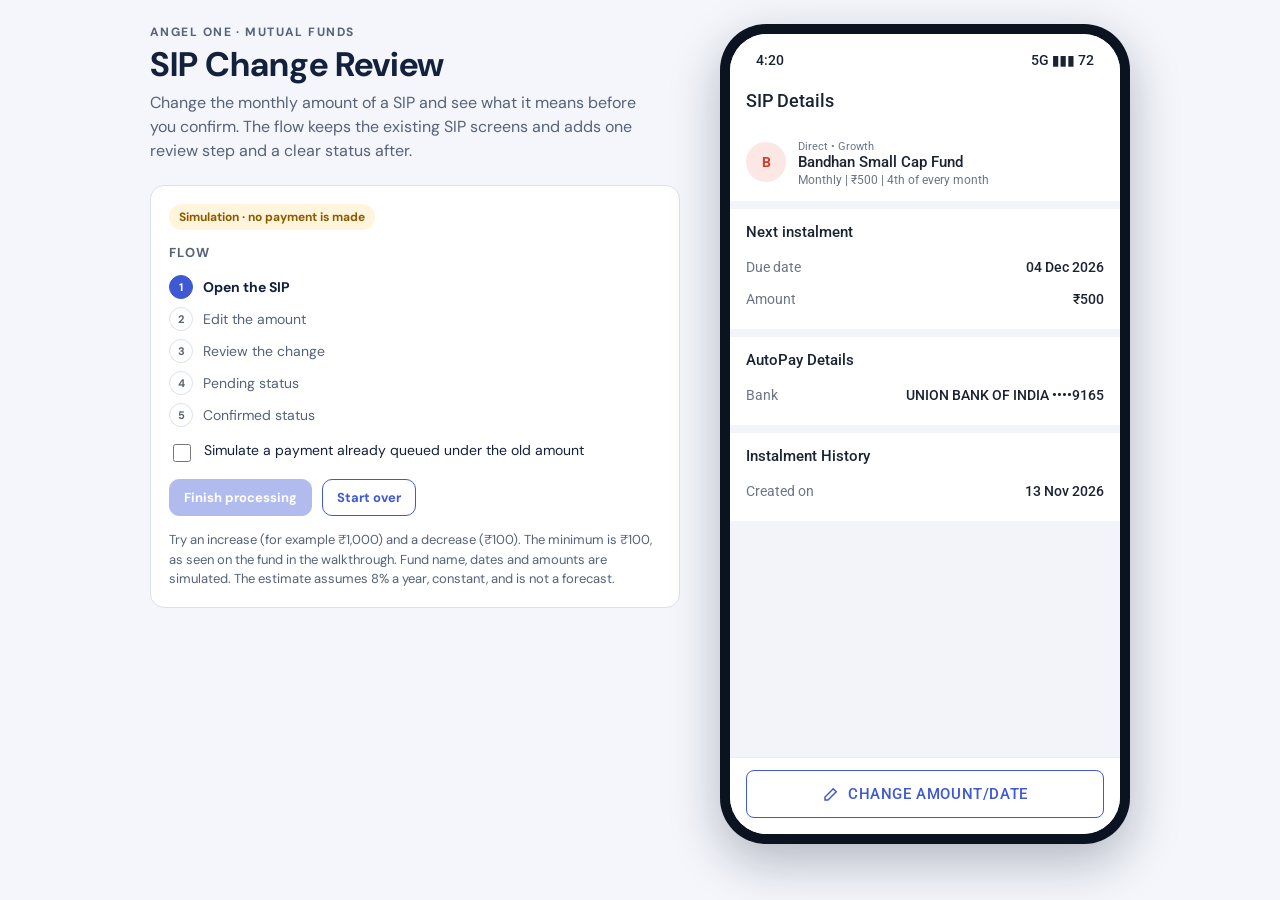
<file: prototypes/angel-one-sip.html>
<!doctype html><html><head><meta charset=utf8><meta name=viewport content="width=device-width,initial-scale=1,viewport-fit=cover"><style>:root{color-scheme:light;box-sizing:border-box;padding-top:env(safe-area-inset-top,0px);padding-bottom:env(safe-area-inset-bottom,0px)}html{scroll-padding-top:env(safe-area-inset-top,0px)}body{margin:0;padding:0;font:14px -apple-system,BlinkMacSystemFont,sans-serif;background:#fff;color:#000}img{max-width:100%}[hidden]:not([hidden=until-found i]){display:none!important}</style></head><body>
<title>SIP Change Review</title>
<meta name="claude:viewport-fit-sides" content="cover">
<link rel="stylesheet" href="https://fonts.googleapis.com/css2?family=DM+Sans:wght@400;500;700&family=Roboto:wght@400;500;700&display=swap">
<style>
/* Layout: explainer + simulation controls on the left, one phone running the flow on the right.
   Page chrome is themed; the phone screen is a fixed light app UI that follows the real SIP screens. */
:root {
  --bg: #F4F6FB; --surface: #FFFFFF; --ink: #14213D; --muted: #566277; --line: #DAE0EC; --accent: #3F58D4; --accent-ink: #FFFFFF;
  --warn-bg: #FFF4DC; --warn-ink: #8A5A00;
  --font-ui: "DM Sans", system-ui, sans-serif; --font-app: "Roboto", system-ui, sans-serif;
}
@media (prefers-color-scheme: dark) { :root:not([data-theme="light"]) {
  --bg: #0E1526; --surface: #172036; --ink: #E8ECF6; --muted: #A3AEC6; --line: #27334D; --accent: #8FA3FF; --accent-ink: #0E1526;
  --warn-bg: #3A2E12; --warn-ink: #F2C879; color-scheme: dark; } }
:root[data-theme="dark"] {
  --bg: #0E1526; --surface: #172036; --ink: #E8ECF6; --muted: #A3AEC6; --line: #27334D; --accent: #8FA3FF; --accent-ink: #0E1526;
  --warn-bg: #3A2E12; --warn-ink: #F2C879; color-scheme: dark; }
body { background: var(--bg); color: var(--ink); font-family: var(--font-ui); padding-block: 24px; padding-left: max(16px, env(safe-area-inset-left, 0px)); padding-right: max(16px, env(safe-area-inset-right, 0px)); }
.wrap { max-width: 980px; margin: 0 auto; display: grid; grid-template-columns: minmax(0, 1fr) 410px; gap: 40px; align-items: start; }
.side { display: flex; flex-direction: column; gap: 22px; min-width: 0; }
.eyebrow { font-size: 12px; letter-spacing: .12em; text-transform: uppercase; color: var(--muted); font-weight: 700; }
h1 { margin: 6px 0 8px; font-size: 34px; line-height: 1.1; text-wrap: balance; }
.lede { margin: 0; color: var(--muted); font-size: 16px; line-height: 1.5; max-width: 46ch; }
.sim { background: var(--surface); border: 1px solid var(--line); border-radius: 14px; padding: 18px; display: flex; flex-direction: column; gap: 14px; }
.sim h2 { margin: 0; font-size: 13px; letter-spacing: .1em; text-transform: uppercase; color: var(--muted); }
.tag { align-self: flex-start; font-size: 12px; font-weight: 700; background: var(--warn-bg); color: var(--warn-ink); padding: 5px 10px; border-radius: 999px; }
.steps { list-style: none; margin: 0; padding: 0; display: grid; gap: 8px; }
.steps li { display: flex; gap: 10px; align-items: center; font-size: 14px; color: var(--muted); }
.steps li b { width: 22px; height: 22px; border-radius: 50%; border: 1.5px solid var(--line); display: grid; place-items: center; font-size: 11px; flex: none; }
.steps li.on { color: var(--ink); font-weight: 700; }
.steps li.on b { background: var(--accent); border-color: var(--accent); color: var(--accent-ink); }
.steps li.done b { border-color: var(--accent); color: var(--accent); }
.ctl { display: flex; gap: 10px; align-items: flex-start; font-size: 14px; line-height: 1.4; }
.ctl input { margin-top: 3px; width: 18px; height: 18px; accent-color: var(--accent); }
.row { display: flex; gap: 10px; flex-wrap: wrap; }
.pbtn { font: 700 13px var(--font-ui); border: 1.5px solid var(--accent); color: var(--accent); background: transparent; padding: 9px 14px; border-radius: 10px; cursor: pointer; }
.pbtn:focus-visible, .btn:focus-visible, .key:focus-visible { outline: 3px solid var(--accent); outline-offset: 2px; }
.pbtn.solid { background: var(--accent); color: var(--accent-ink); }
.pbtn:disabled { opacity: .4; cursor: not-allowed; }
.note { font-size: 13px; color: var(--muted); line-height: 1.5; margin: 0; }

/* phone */
.phone { width: 390px; max-width: 100%; height: 800px; background: #0B1220; border-radius: 46px; padding: 10px; box-shadow: 0 18px 50px rgba(10,20,50,.28); margin: 0 auto; }
.screen { position: relative; height: 100%; background: #fff; border-radius: 37px; overflow: hidden; display: flex; flex-direction: column; font-family: var(--font-app); color: #1B2333; }
.status { height: 40px; display: flex; justify-content: space-between; align-items: center; padding: 6px 26px 0; font-size: 14px; font-weight: 500; flex: none; background: #fff; }
.view { flex: 1; display: flex; flex-direction: column; min-height: 0; }
.hdr { display: flex; align-items: center; gap: 14px; padding: 10px 16px 12px; font-size: 18px; font-weight: 500; flex: none; background: #fff; }
.hdr button { background: none; border: 0; padding: 4px; cursor: pointer; color: #1B2333; display: grid; }
.scroll { flex: 1; overflow-y: auto; background: #F2F4F9; }
.sec { background: #fff; padding: 14px 16px; margin-bottom: 8px; }
.sec h3 { margin: 0 0 10px; font-size: 15px; font-weight: 500; }
.fund { display: flex; gap: 12px; align-items: center; }
.logo { width: 40px; height: 40px; border-radius: 50%; background: #FDE7E4; display: grid; place-items: center; color: #D2402C; font-weight: 700; flex: none; }
.fund small { color: #6B7587; font-size: 11px; }
.fund b { display: block; font-size: 15px; font-weight: 500; }
.fund .meta { font-size: 12px; color: #6B7587; }
.banner { display: flex; gap: 10px; align-items: flex-start; padding: 12px 16px; font-size: 15px; font-weight: 500; }
.banner.amber { background: #FDF1DC; } .banner.green { background: #DDF3EA; }
.banner small { display: block; font-weight: 400; font-size: 12.5px; color: #4B566A; margin-top: 2px; line-height: 1.35; }
.kv { display: flex; justify-content: space-between; align-items: center; padding: 8px 0; font-size: 14px; gap: 12px; }
.kv span:first-child { color: #6B7587; }
.kv b { font-weight: 500; text-align: right; }
.inst { border: 1px solid #E3E7F0; border-radius: 10px; padding: 11px 12px; display: flex; justify-content: space-between; align-items: center; gap: 10px; margin-bottom: 8px; }
.inst b { font-size: 16px; font-weight: 500; display: block; }
.inst small { font-size: 12px; color: #6B7587; }
.pill { font-size: 11.5px; font-weight: 500; padding: 4px 9px; border-radius: 999px; white-space: nowrap; }
.pill.amber { background: #FDF1DC; color: #8A5A00; } .pill.blue { background: #E4E9FB; color: #3047B8; } .pill.green { background: #DDF3EA; color: #0A7A5A; }
.stepper { display: grid; gap: 0; margin-top: 4px; }
.st { display: flex; gap: 12px; font-size: 13.5px; position: relative; padding-bottom: 14px; }
.st:last-child { padding-bottom: 0; }
.st i { width: 18px; height: 18px; border-radius: 50%; border: 2px solid #C7CEDD; background: #fff; flex: none; display: grid; place-items: center; z-index: 1; }
.st:not(:last-child)::before { content: ""; position: absolute; left: 8px; top: 18px; bottom: 0; width: 2px; background: #DDE2EE; }
.st.done i { background: #0B9A75; border-color: #0B9A75; } .st.now i { border-color: #3F58D4; }
.st.now i::after { content: ""; width: 6px; height: 6px; background: #3F58D4; border-radius: 50%; }
.st small { display: block; color: #6B7587; font-size: 12px; }
.warnbox { background: #FDF1DC; border-radius: 10px; padding: 10px 12px; font-size: 13px; line-height: 1.4; margin-top: 10px; }
.infobox { background: #EEF1FC; border-radius: 10px; padding: 10px 12px; font-size: 13px; line-height: 1.4; display: flex; gap: 8px; }
.foot { padding: 12px 16px 16px; background: #fff; border-top: 1px solid #E8ECF4; display: grid; gap: 10px; flex: none; }
.btn { font: 500 15px var(--font-app); letter-spacing: .04em; text-transform: uppercase; width: 100%; padding: 14px; border-radius: 8px; border: 1.5px solid #3F58D4; cursor: pointer; display: flex; justify-content: center; align-items: center; gap: 8px; }
.btn.primary { background: #3F58D4; color: #fff; } .btn.outline { background: #fff; color: #3F58D4; }
.btn:disabled { background: #E8ECF4; border-color: #E8ECF4; color: #8D96A8; cursor: not-allowed; }
.amt { text-align: center; padding: 14px 16px 6px; background: #fff; }
.amt label { font-size: 14px; color: #4B566A; }
.field { margin: 8px 0 0; border: 1.5px solid #3F58D4; border-radius: 6px; padding: 12px; font-size: 30px; font-weight: 500; position: relative; }
.field.err { border-color: #D2402C; }
.field.empty { color: #B3BAC9; }
.strip { background: #DDF3EA; color: #1B2333; font-size: 13px; padding: 6px; border-radius: 0 0 6px 6px; margin: 0 0 0; }
.strip u { text-decoration-style: dashed; color: #0A7A5A; font-weight: 500; }
.errtxt { color: #D2402C; font-size: 13px; padding-top: 6px; }
.chips { display: flex; gap: 12px; justify-content: center; padding: 14px 0 10px; background: #fff; }
.chip { border: 1px solid #DDE2EE; border-radius: 999px; padding: 7px 18px; font-size: 14px; color: #3F58D4; background: #fff; cursor: pointer; font-family: var(--font-app); }
.dd { display: flex; gap: 12px; justify-content: center; padding: 0 16px 14px; background: #fff; }
.dd span { border: 1px solid #DDE2EE; border-radius: 999px; padding: 7px 14px; font-size: 13.5px; color: #3F58D4; }
.keypad { display: grid; grid-template-columns: repeat(3, 1fr); background: #fff; border-top: 1px solid #E8ECF4; flex: none; }
.key { height: 50px; font: 400 22px var(--font-app); background: #fff; border: 0; border-right: 1px solid #E8ECF4; border-bottom: 1px solid #E8ECF4; cursor: pointer; color: #1B2333; }
.key:nth-child(3n) { border-right: 0; }
.seg { display: flex; background: #EEF1F8; border-radius: 8px; padding: 3px; gap: 3px; margin-bottom: 12px; }
.seg button { flex: 1; border: 0; background: transparent; padding: 7px; border-radius: 6px; font: 500 13px var(--font-app); color: #566277; cursor: pointer; }
.seg button[aria-pressed="true"] { background: #fff; color: #3F58D4; box-shadow: 0 1px 3px rgba(20,33,61,.15); }
.big { text-align: center; padding: 6px 0 4px; }
.big .from { font-size: 20px; color: #8D96A8; text-decoration: line-through; }
.big .to { font-size: 34px; font-weight: 500; }
.big .arrow { margin: 0 10px; color: #8D96A8; }
.delta { display: inline-block; margin-top: 8px; font-size: 13px; font-weight: 500; padding: 5px 12px; border-radius: 999px; background: #EEF1F8; color: #3A4660; }
.cmp { display: grid; grid-template-columns: 1fr 1fr; gap: 10px; }
.cmp div { border: 1px solid #E3E7F0; border-radius: 10px; padding: 10px 12px; }
.cmp small { color: #6B7587; font-size: 12px; display: block; }
.cmp b { font-size: 19px; font-weight: 500; }
.diff { margin-top: 10px; padding: 10px 12px; border-radius: 10px; font-size: 14px; background: #EEF1F8; line-height: 1.4; }
.diff.up { background: #DDF3EA; }
.fine { font-size: 11.5px; color: #6B7587; line-height: 1.4; margin-top: 8px; }
.success { position: absolute; inset: 0; background: #0B9A75; color: #fff; display: flex; flex-direction: column; align-items: center; justify-content: center; text-align: center; padding: 30px; gap: 10px; cursor: pointer; z-index: 3; }
.success h2 { margin: 6px 0 0; font-size: 22px; font-weight: 500; }
.success p { margin: 0; font-size: 15px; line-height: 1.45; opacity: .95; }
.success small { margin-top: 16px; opacity: .75; font-size: 12px; }
.toast { position: absolute; left: 16px; right: 16px; bottom: 90px; background: #1B2333; color: #fff; padding: 10px 14px; border-radius: 8px; font-size: 13px; z-index: 4; }
@media (max-width: 860px) { .wrap { grid-template-columns: minmax(0, 1fr); gap: 28px; } .phone { order: -1; } h1 { font-size: 28px; } }
@media (max-width: 440px) { .phone { height: 760px; border-radius: 38px; padding: 8px; } .screen { border-radius: 30px; } }
@media (prefers-reduced-motion: no-preference) { .view.enter { animation: fade .22s ease-out; } @keyframes fade { from { opacity: 0; transform: translateY(6px); } to { opacity: 1; transform: none; } } }
</style>

<main class="wrap">
  <section class="side">
    <div>
      <div class="eyebrow">Angel One · Mutual funds</div>
      <h1>SIP Change Review</h1>
      <p class="lede">Change the monthly amount of a SIP and see what it means before you confirm. The flow keeps the existing SIP screens and adds one review step and a clear status after.</p>
    </div>
    <div class="sim">
      <span class="tag">Simulation · no payment is made</span>
      <h2>Flow</h2>
      <ol class="steps" id="steps"></ol>
      <label class="ctl" for="queued"><input type="checkbox" id="queued"><span>Simulate a payment already queued under the old amount</span></label>
      <div class="row">
        <button class="pbtn solid" id="advance" type="button">Finish processing</button>
        <button class="pbtn" id="reset" type="button">Start over</button>
      </div>
      <p class="note">Try an increase (for example ₹1,000) and a decrease (₹100). The minimum is ₹100, as seen on the fund in the walkthrough. Fund name, dates and amounts are simulated. The estimate assumes 8% a year, constant, and is not a forecast.</p>
    </div>
  </section>
  <div class="phone" aria-label="Simulated Angel One app screen"><div class="screen" id="app"></div></div>
</main>

<script>
(function () {
  var I = Math.pow(1.08, 1 / 12) - 1;
  function fv(p, y) { var n = 12 * y; return p * ((Math.pow(1 + I, n) - 1) / I); }
  function inr(n) { return "₹" + Math.round(n).toLocaleString("en-IN"); }
  var MIN = 100, S;
  function fresh() { return { screen: "details", current: 500, input: "500", yrs: 10, stage: "none", queued: false, toast: "" }; }
  S = fresh();
  var timer = null, lastScreen = '';

  var ic = {
    back: '<svg width="24" height="24" viewBox="0 0 24 24" fill="none" stroke="currentColor" stroke-width="2"><path d="M15 5l-7 7 7 7"/></svg>',
    pen: '<svg width="18" height="18" viewBox="0 0 24 24" fill="none" stroke="currentColor" stroke-width="2"><path d="M4 20h4L19 9l-4-4L4 16z"/></svg>',
    warn: '<svg width="22" height="22" viewBox="0 0 24 24"><circle cx="12" cy="12" r="10" fill="#F5A623"/><path d="M12 7v6M12 16.5v.5" stroke="#fff" stroke-width="2" stroke-linecap="round"/></svg>',
    ok: '<svg width="22" height="22" viewBox="0 0 24 24"><circle cx="12" cy="12" r="10" fill="#0B9A75"/><path d="M7 12.5l3.2 3.2L17 9" stroke="#fff" stroke-width="2" fill="none" stroke-linecap="round"/></svg>',
    info: '<svg width="18" height="18" viewBox="0 0 24 24" fill="none" stroke="#3F58D4" stroke-width="2" style="flex:none;margin-top:1px"><circle cx="12" cy="12" r="10"/><path d="M12 11v6M12 7.5v.5"/></svg>',
    bigok: '<svg width="64" height="64" viewBox="0 0 24 24"><path d="M12 1.5l2.3 1.6 2.8-.2 1.2 2.5 2.5 1.2-.2 2.8L22.2 12l-1.6 2.3.2 2.8-2.5 1.2-1.2 2.5-2.8-.2L12 22.2l-2.3-1.6-2.8.2-1.2-2.5-2.5-1.2.2-2.8L1.8 12l1.6-2.3-.2-2.8 2.5-1.2 1.2-2.5 2.8.2z" fill="#fff"/><path d="M8 12.2l2.8 2.8 5.2-5.6" stroke="#0B9A75" stroke-width="2.2" fill="none" stroke-linecap="round"/></svg>'
  };
  function status() { return '<div class="status"><span>4:20</span><span>5G ▮▮▮ 72</span></div>'; }
  function hdr(t, back) { return '<div class="hdr">' + (back ? '<button data-act="' + back + '" aria-label="Back">' + ic.back + '</button>' : "") + '<span>' + t + '</span></div>'; }
  function fundCard(amt) {
    return '<div class="sec"><div class="fund"><div class="logo">B</div><div><small>Direct • Growth</small><b>Bandhan Small Cap Fund</b><span class="meta">Monthly | ' + inr(amt) + ' | 4th of every month</span></div></div></div>';
  }
  function autopay() { return '<div class="sec"><h3>AutoPay Details</h3><div class="kv"><span>Bank</span><b>UNION BANK OF INDIA ••••9165</b></div></div>'; }
  function newAmt() { var v = parseInt(S.input || "0", 10); return isNaN(v) ? 0 : v; }

  function details() {
    return status() + '<div class="view">' + hdr("SIP Details", "") +
      '<div class="scroll">' + fundCard(S.current) +
      '<div class="sec"><h3>Next instalment</h3><div class="kv"><span>Due date</span><b>04 Dec 2026</b></div><div class="kv"><span>Amount</span><b>' + inr(S.current) + '</b></div></div>' +
      autopay() +
      '<div class="sec"><h3>Instalment History</h3><div class="kv"><span>Created on</span><b>13 Nov 2026</b></div>' +
      (S.stage === "done" ? '<div class="kv"><span>SIP edited</span><b>' + inr(S.prev) + ' → ' + inr(S.current) + '</b></div>' : '') + '</div></div>' +
      '<div class="foot"><button class="btn outline" data-act="edit">' + ic.pen + ' Change amount/date</button></div></div>';
  }
  function edit() {
    var v = newAmt(), bad = S.input !== "" && v < MIN, empty = S.input === "";
    var same = v === S.current;
    var strip = (!bad && !empty) ? '<div class="strip">↗ 3Y potential value: <u>' + inr(fv(v, 3)) + '</u> <span style="color:#6B7587">(at 8%, illustrative)</span></div>' : "";
    var keys = ["1", "2", "3", "4", "5", "6", "7", "8", "9", "", "0", "⌫"].map(function (k) {
      return k === "" ? '<span class="key" style="cursor:default"></span>' : '<button class="key" data-key="' + k + '" aria-label="' + (k === "⌫" ? "Delete" : k) + '">' + k + '</button>';
    }).join("");
    return status() + '<div class="view">' + '<div class="hdr"><button data-act="details" aria-label="Back">' + ic.back + '</button><div class="fund" style="gap:10px"><div class="logo" style="width:32px;height:32px;font-size:14px">B</div><div><b style="font-size:14px">Bandhan Small Cap Fund</b><small>Direct • Growth</small></div></div></div>' +
      '<div class="scroll" style="background:#fff"><div class="amt"><label>Monthly SIP Amount</label><div class="field ' + (bad ? "err" : "") + (empty ? " empty" : "") + '">' + (empty ? "₹0" : "₹" + v.toLocaleString("en-IN")) + '</div>' + strip + (bad ? '<div class="errtxt">Minimum SIP amount is ₹100</div>' : "") + '</div>' +
      '<div class="chips"><button class="chip" data-add="100">+ ₹100</button><button class="chip" data-add="500">+ ₹500</button><button class="chip" data-add="1000">+ ₹1,000</button></div>' +
      '<div class="dd"><span>Monthly SIP ▾</span><span>4th of every month ▾</span></div></div>' +
      '<div class="foot" style="border-top:0;padding-top:6px"><button class="btn primary" data-act="review" ' + ((bad || empty || same) ? "disabled" : "") + '>' + (same ? "Enter a new amount" : "Review change") + '</button></div>' +
      '<div class="keypad">' + keys + '</div></div>';
  }
  function review() {
    var v = newAmt(), c = S.current, d = v - c, up = d > 0, y = S.yrs;
    var a = fv(c, y), b = fv(v, y), gap = Math.abs(b - a);
    var seg = [3, 5, 10].map(function (n) { return '<button data-yrs="' + n + '" aria-pressed="' + (S.yrs === n) + '">' + n + ' years</button>'; }).join("");
    return status() + '<div class="view">' + hdr("Review SIP change", "edit") +
      '<div class="scroll"><div class="sec"><div class="fund" style="margin-bottom:6px"><div class="logo">B</div><div><b>Bandhan Small Cap Fund</b><span class="meta">Monthly SIP · 4th of every month</span></div></div>' +
      '<div class="big"><span class="from">' + inr(c) + '</span><span class="arrow">→</span><span class="to">' + inr(v) + '</span><div><span class="delta">' + (up ? inr(d) + ' more' : inr(-d) + ' less') + ' each month</span></div></div></div>' +
      '<div class="sec"><h3>What this means over time</h3><div class="seg" role="group" aria-label="Time horizon">' + seg + '</div>' +
      '<div class="cmp"><div><small>Current plan</small><b>' + inr(a) + '</b></div><div><small>New plan</small><b>' + inr(b) + '</b></div></div>' +
      '<div class="diff ' + (up ? "up" : "") + '">' + (up ? 'About <b>' + inr(gap) + ' more</b> estimated value after ' + y + ' years.' : 'About <b>' + inr(gap) + ' less</b> estimated value after ' + y + ' years. Your monthly budget gets ' + inr(-d) + ' of room.') + '</div>' +
      '<div class="fine">Illustrative: 8% a year, constant, future instalments only. Excludes charges, taxes and inflation. Not guaranteed.</div></div>' +
      '<div class="sec"><h3>When it applies</h3><div class="kv"><span>Next debit</span><b>' + (S.queued ? inr(c) + ' on 04 Dec 2026' : inr(v) + ' on 04 Dec 2026') + '</b></div>' + (S.queued ? '<div class="kv"><span>From 04 Jan 2027</span><b>' + inr(v) + '</b></div>' : "") +
      '<div class="infobox">' + ic.info + '<span>Changing future payments does not withdraw or reduce the units you already own.</span></div>' + (S.queued ? '<div class="warnbox">A ' + inr(c) + ' payment is already queued for 04 Dec 2026 and will still be debited.</div>' : "") + '</div></div>' +
      '<div class="foot"><button class="btn primary" data-act="confirm">Confirm change</button><button class="btn outline" data-act="keep">Keep current amount</button></div></div>';
  }
  function pending() {
    var v = newAmt(), c = S.current;
    var nd = S.queued ? inr(c) : inr(v);
    return status() + '<div class="view">' + hdr("SIP Details", "") + '<div class="scroll">' +
      '<div class="banner amber">' + ic.warn + '<div>Change in progress<small>Your request is being processed. ' + inr(v) + ' a month applies from 04 Dec 2026.</small></div></div>' + fundCard(v) +
      '<div class="sec"><h3>Your instructions</h3>' +
      '<div class="inst"><div><b>' + inr(c) + ' / month</b><small>Current instruction</small></div><span class="pill amber">Being replaced</span></div>' +
      '<div class="inst"><div><b>' + inr(v) + ' / month</b><small>New instruction</small></div><span class="pill blue">Processing</span></div>' +
      '<div class="fine" style="margin:0">Counted as one SIP of ' + inr(v) + ' once the change completes.</div></div>' +
      '<div class="sec"><h3>Progress</h3><div class="stepper">' +
      '<div class="st done"><i></i><div>Change requested<small>13 Nov 2026</small></div></div>' +
      '<div class="st now"><i></i><div>Processing<small>Updating your AutoPay instruction</small></div></div>' +
      '<div class="st"><i></i><div>Active from 04 Dec 2026<small>First debit of the new amount</small></div></div></div></div>' +
      '<div class="sec"><h3>Next debit</h3><div class="kv"><span>04 Dec 2026</span><b>' + nd + '</b></div>' +
      (S.queued ? '<div class="warnbox">This ' + inr(c) + ' payment was queued before your change and will still be debited. ' + inr(v) + ' starts 04 Jan 2027.</div>' : "") + '</div>' +
      '<div class="sec"><h3>Your investment</h3><div class="fine" style="margin:0;font-size:13px">Units you already own stay invested and are not changed by this edit.</div></div>' + autopay() + '</div>' +
      '<div class="foot"><button class="btn outline" disabled>Change amount/date</button><div class="fine" style="text-align:center;margin:0">Available when the change completes.</div></div></div>';
  }
  function done() {
    var v = S.current, p = S.prev;
    return status() + '<div class="view">' + hdr("SIP Details", "") + '<div class="scroll">' +
      '<div class="banner green">' + ic.ok + '<div>Change completed<small>Your SIP is now ' + inr(v) + ' a month.</small></div></div>' + fundCard(v) +
      '<div class="sec"><h3>Your instruction</h3><div class="inst"><div><b>' + inr(v) + ' / month</b><small>One active SIP</small></div><span class="pill green">Active</span></div></div>' +
      '<div class="sec"><h3>Next debit</h3>' + (S.queued ? '<div class="kv"><span>04 Dec 2026</span><b>' + inr(p) + '</b></div><div class="kv"><span>From 04 Jan 2027</span><b>' + inr(v) + '</b></div><div class="fine" style="margin:0">The ' + inr(p) + ' payment was queued before the change.</div>' : '<div class="kv"><span>04 Dec 2026</span><b>' + inr(v) + '</b></div>') + '</div>' +
      '<div class="sec"><h3>Instalment History</h3><div class="kv"><span>Created on</span><b>13 Nov 2026</b></div><div class="kv"><span>SIP edited</span><b>' + inr(p) + ' → ' + inr(v) + '</b></div><div class="kv"><span>Edited on</span><b>13 Nov 2026</b></div></div>' +
      '<div class="sec"><h3>Your investment</h3><div class="fine" style="margin:0;font-size:13px">Units you already own were not changed by this edit.</div></div>' + autopay() + '</div>' +
      '<div class="foot"><button class="btn outline" data-act="edit">' + ic.pen + ' Change amount/date</button></div></div>';
  }
  function success() {
    return '<div class="success" data-act="topending" role="button" tabindex="0">' + ic.bigok + '<h2>Change requested</h2><p>Your next SIP payment is ' + (S.queued ? inr(S.current) : inr(newAmt())) + ' on 04 Dec 2026</p><small>Tap to continue</small></div>';
  }

  var order = ["details", "edit", "review", "pending", "done"];
  var labels = { details: "Open the SIP", edit: "Edit the amount", review: "Review the change", pending: "Pending status", done: "Confirmed status" };
  function steps() {
    var cur = S.screen === "success" ? "pending" : S.screen, idx = order.indexOf(cur);
    document.getElementById("steps").innerHTML = order.map(function (k, i) {
      return '<li class="' + (i < idx ? "done" : i === idx ? "on" : "") + '"><b>' + (i + 1) + '</b>' + labels[k] + '</li>';
    }).join("");
    document.getElementById("advance").disabled = !(S.screen === "pending");
  }
  function render() {
    var f = { details: details, edit: edit, review: review, pending: pending, done: done, success: function () { return pending() + success(); } }[S.screen];
    var el = document.getElementById("app");
    var html = f() + (S.toast ? '<div class="toast" role="status">' + S.toast + '</div>' : "");
    el.innerHTML = html; if (S.screen !== lastScreen) { var vw = el.querySelector('.view'); if (vw) vw.classList.add('enter'); lastScreen = S.screen; } steps();
  }
  function go(s) { S.screen = s; S.toast = ""; render(); }

  document.getElementById("app").addEventListener("click", function (e) {
    var t = e.target.closest("[data-act],[data-key],[data-add],[data-yrs]"); if (!t) return;
    if (t.dataset.key) {
      var k = t.dataset.key;
      if (k === "⌫") S.input = S.input.slice(0, -1); else if (S.input.length < 6) S.input = (S.input === "0" ? "" : S.input) + k;
      return render();
    }
    if (t.dataset.add) { S.input = String((S.input === "" ? 0 : newAmt()) + parseInt(t.dataset.add, 10)); return render(); }
    if (t.dataset.yrs) { S.yrs = parseInt(t.dataset.yrs, 10); return render(); }
    var a = t.dataset.act;
    if (a === "edit") { S.input = String(S.current); return go("edit"); }
    if (a === "details") return go("details");
    if (a === "review") return go("review");
    if (a === "keep") { S.input = String(S.current); S.toast = "No change made. Your SIP stays at " + inr(S.current) + "."; go("details"); setTimeout(function () { S.toast = ""; if (S.screen === "details") render(); }, 2600); return; }
    if (a === "confirm") { S.stage = "pending"; go("success"); clearTimeout(timer); timer = setTimeout(function () { if (S.screen === "success") go("pending"); }, 2600); return; }
    if (a === "topending") { clearTimeout(timer); return go("pending"); }
  });
  document.getElementById("app").addEventListener("keydown", function (e) { if ((e.key === "Enter" || e.key === " ") && e.target.dataset.act === "topending") { e.preventDefault(); e.target.click(); } });
  document.getElementById("queued").addEventListener("change", function (e) { S.queued = e.target.checked; render(); });
  document.getElementById("advance").addEventListener("click", function () {
    if (S.screen !== "pending") return;
    S.prev = S.current; S.current = newAmt(); S.stage = "done"; go("done");
  });
  document.getElementById("reset").addEventListener("click", function () {
    clearTimeout(timer); var q = S.queued; S = fresh(); S.queued = q; render();
  });
  render();
})();
</script>

</body></html>
</file>
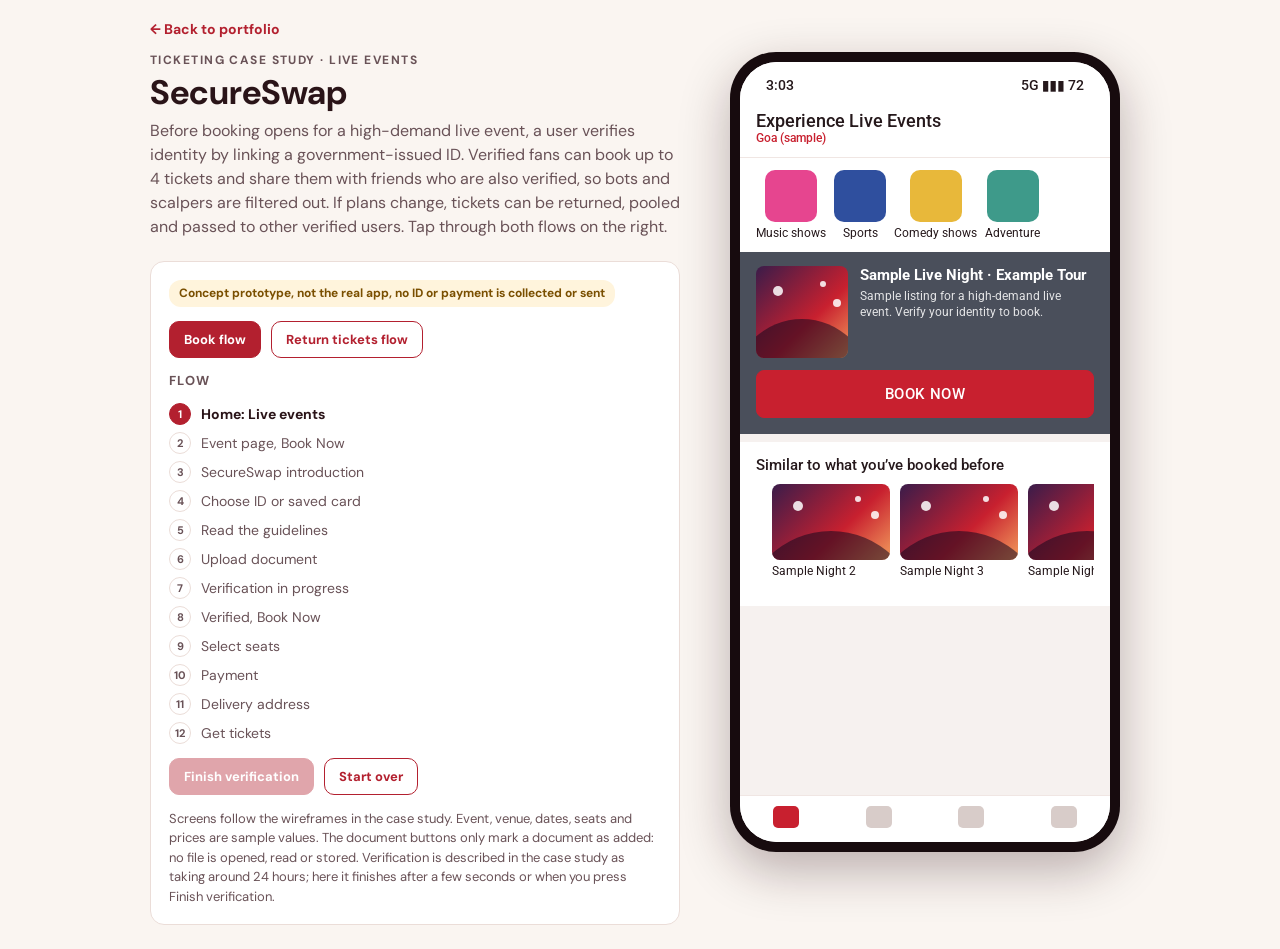
<file: prototypes/bookmyshow-secureswap.html>
<!doctype html>
<html lang="en">
<head>
<meta charset="utf-8">
<meta name="viewport" content="width=device-width,initial-scale=1,viewport-fit=cover">
<title>SecureSwap prototype</title>
<link rel="stylesheet" href="https://fonts.googleapis.com/css2?family=DM+Sans:wght@400;500;700&family=Roboto:wght@400;500;700&display=swap">
<style>
:root {
  color-scheme: light;
  --bg: #FAF5F1; --surface: #FFFFFF; --ink: #2A1418; --muted: #695257; --line: #EBDDD8; --accent: #B3202F; --accent-ink: #FFFFFF;
  --warn-bg: #FFF4DC; --warn-ink: #7A4F00;
  --font-ui: "DM Sans", system-ui, sans-serif; --font-app: "Roboto", system-ui, sans-serif;
}
@media (prefers-color-scheme: dark) { :root:not([data-theme="light"]) {
  --bg: #1B1013; --surface: #281A1E; --ink: #F6E9EB; --muted: #BFA9AE; --line: #3E2A30; --accent: #FF8A97; --accent-ink: #1B1013;
  --warn-bg: #3A2E12; --warn-ink: #F2C879; color-scheme: dark; } }
:root[data-theme="dark"] {
  --bg: #1B1013; --surface: #281A1E; --ink: #F6E9EB; --muted: #BFA9AE; --line: #3E2A30; --accent: #FF8A97; --accent-ink: #1B1013;
  --warn-bg: #3A2E12; --warn-ink: #F2C879; color-scheme: dark; }
* { box-sizing: border-box; }
[hidden] { display: none !important; }
body { margin: 0; background: var(--bg); color: var(--ink); font: 14px var(--font-ui); padding: 20px max(16px, env(safe-area-inset-right, 0px)) 24px max(16px, env(safe-area-inset-left, 0px)); }
.back { display: inline-block; max-width: 980px; margin: 0 auto 14px; color: var(--accent); font-weight: 700; font-size: 14px; text-decoration: none; }
.back:hover { text-decoration: underline; }
.top { max-width: 980px; margin: 0 auto; }
a:focus-visible, button:focus-visible { outline: 3px solid var(--accent); outline-offset: 2px; }
.wrap { max-width: 980px; margin: 0 auto; display: grid; grid-template-columns: minmax(0, 1fr) 410px; gap: 40px; align-items: start; }
.side { display: flex; flex-direction: column; gap: 22px; min-width: 0; }
.eyebrow { font-size: 12px; letter-spacing: .12em; text-transform: uppercase; color: var(--muted); font-weight: 700; }
h1 { margin: 6px 0 8px; font-size: 34px; line-height: 1.1; text-wrap: balance; }
.lede { margin: 0; color: var(--muted); font-size: 16px; line-height: 1.5; max-width: 52ch; }
.sim { background: var(--surface); border: 1px solid var(--line); border-radius: 14px; padding: 18px; display: flex; flex-direction: column; gap: 14px; }
.sim h2 { margin: 0; font-size: 13px; letter-spacing: .1em; text-transform: uppercase; color: var(--muted); }
.tag { align-self: flex-start; font-size: 12px; font-weight: 700; background: var(--warn-bg); color: var(--warn-ink); padding: 5px 10px; border-radius: 12px; line-height: 1.35; }
.steps { list-style: none; margin: 0; padding: 0; display: grid; gap: 7px; }
.steps li { display: flex; gap: 10px; align-items: center; font-size: 14px; color: var(--muted); }
.steps li b { width: 22px; height: 22px; border-radius: 50%; border: 1.5px solid var(--line); display: grid; place-items: center; font-size: 11px; flex: none; }
.steps li.on { color: var(--ink); font-weight: 700; }
.steps li.on b { background: var(--accent); border-color: var(--accent); color: var(--accent-ink); }
.steps li.done b { border-color: var(--accent); color: var(--accent); }
.row { display: flex; gap: 10px; flex-wrap: wrap; }
.pbtn { font: 700 13px var(--font-ui); border: 1.5px solid var(--accent); color: var(--accent); background: transparent; padding: 9px 14px; border-radius: 10px; cursor: pointer; }
.pbtn.solid, .pbtn[aria-pressed="true"] { background: var(--accent); color: var(--accent-ink); }
.pbtn:disabled { opacity: .4; cursor: not-allowed; }
.note { font-size: 13px; color: var(--muted); line-height: 1.5; margin: 0; }

/* phone: fixed light app UI */
.phone { width: 390px; max-width: 100%; height: 800px; background: #170B0E; border-radius: 46px; padding: 10px; box-shadow: 0 18px 50px rgba(40,10,15,.3); margin: 0 auto; }
.screen { position: relative; height: 100%; background: #fff; border-radius: 37px; overflow: hidden; display: flex; flex-direction: column; font-family: var(--font-app); color: #25181B; }
.status { height: 40px; display: flex; justify-content: space-between; align-items: center; padding: 6px 26px 0; font-size: 14px; font-weight: 500; flex: none; background: #fff; }
.view { flex: 1; display: flex; flex-direction: column; min-height: 0; }
.hdr { display: flex; align-items: center; gap: 12px; padding: 8px 16px 12px; font-size: 18px; font-weight: 500; flex: none; background: #fff; border-bottom: 1px solid #F0E6E3; }
.hdr h2 { margin: 0; font: inherit; }
.hdr h2:focus { outline: none; }
.hdr button { background: none; border: 0; padding: 4px; cursor: pointer; color: #25181B; display: grid; }
.scroll { flex: 1; overflow-y: auto; background: #F6F1EF; }
.sec { background: #fff; padding: 14px 16px; margin-bottom: 8px; }
.sec h3 { margin: 0 0 10px; font-size: 15px; font-weight: 500; }
.red { color: #C8202F; }
.foot { padding: 12px 16px 16px; background: #fff; border-top: 1px solid #F0E6E3; display: grid; gap: 10px; flex: none; }
.btn { font: 500 15px var(--font-app); letter-spacing: .04em; text-transform: uppercase; width: 100%; padding: 14px; border-radius: 8px; border: 1.5px solid #C8202F; cursor: pointer; display: flex; justify-content: center; align-items: center; gap: 8px; }
.btn.primary { background: #C8202F; color: #fff; } .btn.outline { background: #fff; color: #B3202F; } .btn.grey { background: #5A6472; border-color: #5A6472; color: #fff; }
.btn:disabled { background: #EEE8E6; border-color: #EEE8E6; color: #7C7176; cursor: not-allowed; }
.btn:focus-visible, .opt:focus-visible, .seat:focus-visible, .cat:focus-visible, .chip:focus-visible, .sh:focus-visible { outline: 3px solid #1F5FD1; outline-offset: 2px; }
.pill { font-size: 11.5px; font-weight: 500; padding: 4px 9px; border-radius: 999px; white-space: nowrap; }
.pill.green { background: #DCF2E8; color: #0A6A4D; } .pill.amber { background: #FDF1DC; color: #7A4F00; } .pill.blue { background: #E4E9FB; color: #2B3FA6; }
.fine { font-size: 12px; color: #6A5B5F; line-height: 1.4; }
.kv { display: flex; justify-content: space-between; align-items: center; padding: 7px 0; font-size: 14px; gap: 12px; }
.kv span:first-child { color: #6A5B5F; } .kv b { font-weight: 500; text-align: right; }
.banner { display: flex; gap: 10px; align-items: flex-start; padding: 12px 16px; font-size: 15px; font-weight: 500; }
.banner.amber { background: #FDF1DC; } .banner.green { background: #DCF2E8; } .banner.teal { background: #14A88A; color: #fff; }
.banner small { display: block; font-weight: 400; font-size: 12.5px; margin-top: 2px; line-height: 1.35; }
.banner.amber small, .banner.green small { color: #4B3F43; }
.warnbox { background: #FDF1DC; border-radius: 10px; padding: 10px 12px; font-size: 13px; line-height: 1.4; margin-top: 10px; }
.infobox { background: #EEF1FC; border-radius: 10px; padding: 10px 12px; font-size: 13px; line-height: 1.4; margin-top: 10px; }

/* artwork: simple shapes, no real images */
.art { height: 150px; background: linear-gradient(135deg, #3A1C4A, #C8202F 60%, #F29B5C); position: relative; overflow: hidden; flex: none; }
.art.sm { width: 92px; height: 92px; border-radius: 8px; flex: none; }
.art::before { content: ""; position: absolute; left: 50%; top: 58%; width: 150%; aspect-ratio: 1; border-radius: 50%; transform: translateX(-50%); background: rgba(20,8,30,.55); }
.art i { position: absolute; border-radius: 50%; background: rgba(255,255,255,.85); }
.art i:nth-child(1) { width: 10px; height: 10px; left: 18%; top: 22%; } .art i:nth-child(2) { width: 6px; height: 6px; left: 70%; top: 16%; } .art i:nth-child(3) { width: 8px; height: 8px; left: 84%; top: 36%; }
.badge { display: inline-block; background: #3A3F4A; color: #fff; font-size: 11px; padding: 3px 8px; border-radius: 3px; margin: 10px 16px 0; }
.evt { margin: 6px 16px 8px; font-size: 21px; font-weight: 700; line-height: 1.2; }
.meta { display: grid; gap: 8px; padding: 6px 16px 14px; font-size: 14px; }
.meta div { display: flex; gap: 10px; align-items: center; }
.meta svg { flex: none; color: #6A5B5F; }
.cards { display: flex; gap: 10px; padding: 0 16px 14px; overflow-x: auto; }
.mini { flex: none; width: 118px; }
.mini .art { height: 76px; border-radius: 8px; } .mini .art::before { top: 62%; }
.mini span { display: block; font-size: 12px; margin-top: 4px; }
.cats { display: flex; gap: 8px; padding: 12px 16px; overflow-x: auto; }
.cat { flex: none; text-align: center; font-size: 12px; background: none; border: 0; padding: 0; cursor: pointer; font-family: var(--font-app); color: #25181B; }
.cat i { display: block; width: 52px; height: 52px; border-radius: 10px; margin: 0 auto 4px; }
.hero { background: #4A4F5B; color: #fff; padding: 14px 16px 16px; display: flex; flex-direction: column; gap: 12px; }
.hero .row2 { display: flex; gap: 12px; }
.hero b { display: block; font-size: 15px; } .hero small { font-size: 12px; opacity: .85; line-height: 1.35; display: block; margin-top: 4px; }

/* choose id */
.opt { display: flex; align-items: center; gap: 12px; width: 100%; background: #fff; border: 1.5px solid #E0D5D2; border-radius: 8px; padding: 12px; margin-bottom: 8px; font: 500 15px var(--font-app); color: #25181B; cursor: pointer; text-align: left; }
.opt[aria-pressed="true"], .opt[aria-checked="true"] { border-color: #C8202F; background: #FDF0F1; }
.opt .ico { width: 30px; height: 24px; border-radius: 4px; border: 2px solid #5A6472; position: relative; flex: none; }
.opt .ico::after { content: ""; position: absolute; left: 4px; top: 4px; width: 8px; height: 8px; border-radius: 50%; background: #5A6472; }
.opt small { display: block; color: #6A5B5F; font-weight: 400; font-size: 12px; }
.opt .dot { margin-left: auto; width: 18px; height: 18px; border-radius: 50%; border: 2px solid #B8ACAA; flex: none; }
.opt[aria-pressed="true"] .dot, .opt[aria-checked="true"] .dot { border-color: #C8202F; background: radial-gradient(#C8202F 45%, #fff 50%); }
.guide { border: 1.5px solid #6D8CE6; background: #EEF2FD; border-radius: 6px; padding: 12px; font-size: 13px; line-height: 1.45; }
.guide h3 { margin: 0 0 6px; font-size: 14px; font-weight: 700; }
.guide ol { margin: 0; padding-left: 20px; }
.ck { display: flex; gap: 10px; align-items: flex-start; font-size: 14px; line-height: 1.4; padding: 12px 0 0; }
.ck input { width: 20px; height: 20px; margin: 0; accent-color: #C8202F; flex: none; }
.up { display: flex; align-items: center; justify-content: space-between; gap: 12px; border: 1.5px dashed #7A93E0; background: #EEF2FD; border-radius: 8px; padding: 14px; margin-bottom: 8px; }
.up.ok { border: 1.5px solid #14A88A; background: #E6F6F1; }
.up b { font-weight: 500; font-size: 14px; display: block; } .up small { color: #4B3F43; font-size: 12px; }
.chip { font: 500 13px var(--font-app); border: 1.5px solid #C8202F; color: #B3202F; background: #fff; border-radius: 6px; padding: 8px 12px; cursor: pointer; white-space: nowrap; }
.spin { width: 54px; height: 54px; border-radius: 50%; border: 5px solid #F0D6D9; border-top-color: #C8202F; margin: 10px auto 14px; }
.centerbox { text-align: center; padding: 28px 22px; }
.centerbox h3 { font-size: 19px; font-weight: 500; margin: 0 0 8px; }
.stepper { display: grid; text-align: left; margin-top: 18px; }
.st { display: flex; gap: 12px; font-size: 13.5px; position: relative; padding-bottom: 14px; }
.st:last-child { padding-bottom: 0; }
.st i { width: 18px; height: 18px; border-radius: 50%; border: 2px solid #C9BEBB; background: #fff; flex: none; z-index: 1; display: grid; place-items: center; }
.st:not(:last-child)::before { content: ""; position: absolute; left: 8px; top: 18px; bottom: 0; width: 2px; background: #E5DCD9; }
.st.done i { background: #14A88A; border-color: #14A88A; } .st.now i { border-color: #C8202F; } .st.now i::after { content: ""; width: 6px; height: 6px; background: #C8202F; border-radius: 50%; }
.st small { display: block; color: #6A5B5F; font-size: 12px; }

/* seats */
.stage { background: #5A6472; color: #fff; text-align: center; font-size: 12px; letter-spacing: .2em; padding: 6px; border-radius: 4px 4px 22px 22px; margin: 4px 24px 14px; }
.grid { display: grid; gap: 7px; justify-content: center; }
.grid .r { display: flex; gap: 7px; align-items: center; }
.grid .r span { width: 16px; font-size: 11px; color: #6A5B5F; text-align: center; }
.seat { width: 30px; height: 30px; border-radius: 6px 6px 3px 3px; border: 1.5px solid #14A88A; background: #fff; font: 500 10px var(--font-app); color: #0A6A4D; cursor: pointer; padding: 0; }
.seat[aria-pressed="true"] { background: #C8202F; border-color: #C8202F; color: #fff; }
.seat:disabled { background: #E4DEDC; border-color: #E4DEDC; color: #8E8286; cursor: not-allowed; }
.legend { display: flex; gap: 14px; justify-content: center; font-size: 12px; color: #4B3F43; padding: 14px 0 4px; flex-wrap: wrap; }
.legend span { display: flex; gap: 6px; align-items: center; }
.legend i { width: 14px; height: 14px; border-radius: 4px; border: 1.5px solid #14A88A; display: inline-block; }
.legend .sel { background: #C8202F; border-color: #C8202F; } .legend .tk { background: #E4DEDC; border-color: #E4DEDC; }
.qty { display: flex; justify-content: space-between; align-items: center; font-size: 15px; }
.qty small { color: #6A5B5F; display: block; font-size: 12px; }
.tick { background: #fff; margin: 12px 16px; border-radius: 10px; box-shadow: 0 1px 6px rgba(40,10,15,.12); overflow: hidden; }
.tick .top { display: flex; gap: 12px; padding: 12px; max-width: none; margin: 0; }
.tick .top .art.sm { width: 64px; height: 76px; }
.tick .top b { display: block; font-size: 15px; font-weight: 500; line-height: 1.25; } .tick .top small { color: #6A5B5F; font-size: 12px; display: block; margin-top: 3px; }
.tick .mid { border-top: 1.5px dashed #D8CCC9; padding: 12px; display: flex; gap: 14px; align-items: center; }
.big4 { font-size: 40px; font-weight: 700; line-height: 1; }
.qr { width: 66px; height: 66px; flex: none; background: conic-gradient(#25181B 25%, #fff 0 50%, #25181B 0 75%, #fff 0) 0 0/16px 16px; border: 4px solid #fff; outline: 1.5px solid #25181B; margin-left: auto; }
.sh { display: flex; align-items: center; gap: 8px; width: 100%; background: #F6F1EF; border: 1px solid #E0D5D2; border-radius: 8px; padding: 10px 12px; font: 400 13px var(--font-app); color: #25181B; cursor: pointer; text-align: left; margin-top: 8px; }
.sh b { font-weight: 500; margin-left: auto; color: #B3202F; }
.toast { position: absolute; left: 16px; right: 16px; bottom: 96px; background: #25181B; color: #fff; padding: 10px 14px; border-radius: 8px; font-size: 13px; z-index: 4; line-height: 1.35; }
.tabs { display: flex; gap: 8px; padding: 10px 16px; background: #fff; border-bottom: 1px solid #F0E6E3; }
.tabs span { font-size: 13px; padding: 6px 12px; border-radius: 999px; background: #F0E6E3; } .tabs span.on { background: #25181B; color: #fff; }
.btm { display: flex; justify-content: space-around; padding: 10px 0 14px; border-top: 1px solid #F0E6E3; background: #fff; flex: none; }
.btm span { width: 26px; height: 22px; border-radius: 5px; background: #D8CCC9; } .btm span:first-child { background: #C8202F; }
.ok { width: 64px; height: 64px; margin: 6px auto 10px; display: block; }

@media (max-width: 860px) { .wrap { grid-template-columns: minmax(0, 1fr); gap: 28px; } .phone { order: -1; } h1 { font-size: 28px; } }
@media (max-width: 440px) { .phone { height: 760px; border-radius: 38px; padding: 8px; } .screen { border-radius: 30px; } }
@media (prefers-reduced-motion: no-preference) {
  .view.enter { animation: fade .22s ease-out; } @keyframes fade { from { opacity: 0; transform: translateY(6px); } to { opacity: 1; transform: none; } }
  .spin { animation: spin 1s linear infinite; } @keyframes spin { to { transform: rotate(360deg); } }
}
</style>
</head>
<body>
<div class="top"><a class="back" href="/#case-studies">&larr; Back to portfolio</a></div>
<main class="wrap">
  <section class="side">
    <div>
      <div class="eyebrow">Ticketing case study &middot; Live events</div>
      <h1>SecureSwap</h1>
      <p class="lede">Before booking opens for a high-demand live event, a user verifies identity by linking a government-issued ID. Verified fans can book up to 4 tickets and share them with friends who are also verified, so bots and scalpers are filtered out. If plans change, tickets can be returned, pooled and passed to other verified users. Tap through both flows on the right.</p>
    </div>
    <div class="sim">
      <span class="tag">Concept prototype, not the real app, no ID or payment is collected or sent</span>
      <div class="row" role="group" aria-label="Choose flow">
        <button class="pbtn" type="button" id="fBook" aria-pressed="true">Book flow</button>
        <button class="pbtn" type="button" id="fRet" aria-pressed="false">Return tickets flow</button>
      </div>
      <h2>Flow</h2>
      <ol class="steps" id="steps"></ol>
      <div class="row">
        <button class="pbtn solid" id="skip" type="button" disabled>Finish verification</button>
        <button class="pbtn" id="reset" type="button">Start over</button>
      </div>
      <p class="note">Screens follow the wireframes in the case study. Event, venue, dates, seats and prices are sample values. The document buttons only mark a document as added: no file is opened, read or stored. Verification is described in the case study as taking around 24 hours; here it finishes after a few seconds or when you press Finish verification.</p>
    </div>
  </section>
  <div class="phone" role="region" aria-label="Simulated ticketing app screen"><div class="screen" id="app"></div></div>
</main>

<script>
(function () {
  var MAXQ = 4, PRICE = 1000;
  var EVENT = "Sample Live Night &middot; Example Tour", VENUE = "Sample Arena, Goa", WHEN = "Sat, 14 Dec 2030", TIME = "6:00 PM";
  var BOOK = ["home", "event", "intro", "choose", "guide", "upload", "verifying", "verified", "seats", "payment", "address", "tickets"];
  var BLAB = { home: "Home: Live events", event: "Event page, Book Now", intro: "SecureSwap introduction", choose: "Choose ID or saved card", guide: "Read the guidelines", upload: "Upload document", verifying: "Verification in progress", verified: "Verified, Book Now", seats: "Select seats", payment: "Payment", address: "Delivery address", tickets: "Get tickets" };
  var RET = ["rmy", "rinfo", "rpick", "rdone"];
  var RLAB = { rmy: "My tickets", rinfo: "Return Tickets", rpick: "Choose how many to return", rdone: "Tickets go back to the pool" };
  var IDS = ["Aadhar Card", "Driving License", "Passport", "PAN Card"];
  var TAKEN = { "A3": 1, "A4": 1, "B1": 1, "B6": 1, "C2": 1, "C3": 1, "C4": 1, "D5": 1, "D6": 1, "E1": 1, "E8": 1 };
  var ROWS = ["A", "B", "C", "D", "E"], COLS = 8;
  var S, timer = null, toastT = null, lastScreen = "", focusNext = false;

  function fresh(flow) {
    return { flow: flow || "book", screen: flow === "return" ? "rmy" : "home", idType: "", saved: false, imgDoc: false, pdfDoc: false, agreed: false,
      seats: [], pay: "upi", addr: 0, invite: false, owned: 4, retCount: 1, retDone: 0, toast: "" };
  }
  S = fresh("book");

  var ic = {
    back: '<svg width="24" height="24" viewBox="0 0 24 24" fill="none" stroke="currentColor" stroke-width="2"><path d="M15 5l-7 7 7 7"/></svg>',
    cal: '<svg width="18" height="18" viewBox="0 0 24 24" fill="none" stroke="currentColor" stroke-width="2"><rect x="3" y="5" width="18" height="16" rx="2"/><path d="M3 10h18M8 3v4M16 3v4"/></svg>',
    clock: '<svg width="18" height="18" viewBox="0 0 24 24" fill="none" stroke="currentColor" stroke-width="2"><circle cx="12" cy="12" r="9"/><path d="M12 7v5l3 2"/></svg>',
    pin: '<svg width="18" height="18" viewBox="0 0 24 24" fill="none" stroke="currentColor" stroke-width="2"><path d="M12 21s7-6.2 7-11a7 7 0 0 0-14 0c0 4.8 7 11 7 11z"/><circle cx="12" cy="10" r="2.5"/></svg>',
    person: '<svg width="18" height="18" viewBox="0 0 24 24" fill="none" stroke="currentColor" stroke-width="2"><circle cx="12" cy="8" r="4"/><path d="M4 21c1-5 15-5 16 0"/></svg>',
    up: '<svg width="22" height="22" viewBox="0 0 24 24" fill="none" stroke="currentColor" stroke-width="2"><path d="M12 16V4M7 9l5-5 5 5M4 20h16"/></svg>',
    ok: '<svg class="ok" viewBox="0 0 24 24" aria-hidden="true"><circle cx="12" cy="12" r="11" fill="#14A88A"/><path d="M7 12.5l3.2 3.2L17 9" stroke="#fff" stroke-width="2.2" fill="none" stroke-linecap="round"/></svg>',
    warn: '<svg width="22" height="22" viewBox="0 0 24 24" aria-hidden="true" style="flex:none"><circle cx="12" cy="12" r="10" fill="#F5A623"/><path d="M12 7v6M12 16.5v.5" stroke="#fff" stroke-width="2" stroke-linecap="round"/></svg>'
  };
  function status() { return '<div class="status"><span>3:03</span><span>5G &#9646;&#9646;&#9646; 72</span></div>'; }
  function hdr(t, back, sub) {
    return '<div class="hdr">' + (back ? '<button type="button" data-act="' + back + '" aria-label="Back">' + ic.back + '</button>' : "") + '<div><h2 tabindex="-1">' + t + '</h2>' + (sub ? '<div class="fine">' + sub + '</div>' : "") + '</div></div>';
  }
  function art(cls) { return '<div class="art ' + (cls || "") + '" role="img" aria-label="Sample event artwork (simple shapes)"><i></i><i></i><i></i></div>'; }
  function inr(n) { return "&#8377;" + n.toLocaleString("en-IN"); }
  function foot(inner) { return '<div class="foot">' + inner + '</div>'; }
  function btn(act, label, cls, dis) { return '<button type="button" class="btn ' + (cls || "primary") + '" data-act="' + act + '"' + (dis ? " disabled" : "") + '>' + label + '</button>'; }
  function meta() {
    return '<div class="meta"><div>' + ic.cal + WHEN + '</div><div>' + ic.clock + TIME + '</div><div>' + ic.person + 'Age limit: 16 yrs +</div><div>' + ic.pin + VENUE + '</div></div>';
  }
  function eventTop() { return art() + '<span class="badge">Music Show</span><div class="evt">' + EVENT + '</div>' + meta(); }

  /* ---- booking screens ---- */
  function home() {
    var cats = ["Music shows", "Sports", "Comedy shows", "Adventure"].map(function (c, i) {
      return '<button type="button" class="cat" data-act="toast" data-msg="Only the featured live event is wired up in this concept."><i style="background:' + ["#E6458F", "#2F4F9E", "#E8B83A", "#3E9A8A"][i] + '"></i>' + c + '</button>';
    }).join("");
    return status() + '<div class="view"><div class="hdr"><div><h2 tabindex="-1">Experience Live Events</h2><div class="red" style="font-size:12px">Goa (sample)</div></div></div>' +
      '<div class="scroll"><div style="background:#fff"><div class="cats">' + cats + '</div></div>' +
      '<div class="hero"><div class="row2"><div class="art sm" style="height:92px" role="img" aria-label="Sample event artwork"><i></i><i></i><i></i></div><div><b>' + EVENT + '</b><small>Sample listing for a high-demand live event. Verify your identity to book.</small></div></div>' +
      btn("event", "Book now") + '</div>' +
      '<div class="sec" style="margin-top:8px"><h3>Similar to what you&rsquo;ve booked before</h3><div class="cards"><div class="mini"><div class="art"><i></i><i></i><i></i></div><span>Sample Night 2</span></div><div class="mini"><div class="art"><i></i><i></i><i></i></div><span>Sample Night 3</span></div><div class="mini"><div class="art"><i></i><i></i><i></i></div><span>Sample Night 4</span></div></div></div></div>' +
      '<div class="btm" aria-hidden="true"><span></span><span></span><span></span><span></span></div></div>';
  }
  function event() {
    return status() + '<div class="view">' + hdr("Event details", "home") + '<div class="scroll" style="background:#fff">' + eventTop() +
      '<div class="sec" style="margin-top:6px"><div class="warnbox" style="margin:0">High-demand event: you can book only after verifying your identity with a government ID, at least one day before booking starts.</div></div></div>' +
      foot(btn("intro", "Verify to book tickets", "grey")) + '</div>';
  }
  function intro() {
    return status() + '<div class="view">' + hdr("SecureSwap", "event") + '<div class="scroll"><div class="sec"><h3 class="red">Introducing SecureSwap</h3>' +
      '<p style="margin:0 0 10px;font-size:14px;line-height:1.5">For high-demand events, tickets go to verified users only. Link a government-issued ID once, and you can book, share tickets with verified friends or family, and return tickets if plans change.</p>' +
      '<div class="kv"><span>Max tickets per user</span><b>' + MAXQ + '</b></div><div class="kv"><span>Verification</span><b>Up to about 24 hours</b></div><div class="kv"><span>Do it by</span><b>1 day before booking starts</b></div></div></div>' +
      foot(btn("choose", "Get started")) + '</div>';
  }
  function choose() {
    var list = IDS.map(function (n) {
      return '<button type="button" class="opt" data-id="' + n + '" aria-pressed="' + (!S.saved && S.idType === n) + '"><span class="ico"></span>' + n + '<span class="dot"></span></button>';
    }).join("");
    var ok = S.saved || S.idType;
    return status() + '<div class="view">' + hdr("SecureSwap", "intro") + '<div class="scroll"><div class="sec"><h3 class="red">Choose Identification Card</h3>' + list + '</div>' +
      '<div class="sec"><h3 class="red">Saved Identity cards</h3><button type="button" class="opt" data-saved="1" aria-pressed="' + S.saved + '"><span class="ico"></span><span>Aadhar Card<small>Sample saved card, 82632xxxx</small></span><span class="dot"></span></button></div></div>' +
      foot(btn("guide", "Continue", "primary", !ok)) + '</div>';
  }
  function guide() {
    return status() + '<div class="view">' + hdr("SecureSwap", "choose") + '<div class="scroll"><div class="sec"><div class="guide"><h3>Identity Verification Information</h3><ol>' +
      '<li>Upload the digital copy of any of the listed IDs until one day before the booking window starts.</li><li>Verification can take up to 24 hours.</li>' +
      '<li>Identity verification is mandatory to book tickets and be part of the queue, but it does not ensure that you will get a ticket.</li><li>Re-upload an alternate document in case the first is not verified.</li></ol></div>' +
      '<label class="ck"><input type="checkbox" id="agree"' + (S.agreed ? " checked" : "") + '><span>I have read the guidelines</span></label></div></div>' +
      foot(btn(S.saved ? "verify" : "upload", S.saved ? "Verify now" : "Continue", "primary", !S.agreed)) + '</div>';
  }
  function upload() {
    var both = S.imgDoc || S.pdfDoc;
    function row(kind, label, done) {
      return '<div class="up ' + (done ? "ok" : "") + '"><div><b>' + label + '</b><small>' + (done ? "Document added (sample, no file was read)" : "Tap the button to simulate adding a file") + '</small></div>' +
        '<button type="button" class="chip" data-doc="' + kind + '"' + (done ? ' aria-pressed="true"' : "") + '>' + (done ? "Remove" : (kind === "img" ? "Choose image" : "Choose PDF")) + '</button></div>';
    }
    return status() + '<div class="view">' + hdr("SecureSwap", "guide") + '<div class="scroll"><div class="sec"><h3>Enter Document Details</h3>' +
      '<div class="kv"><span>Document type</span><b>' + S.idType + '</b></div><p class="fine" style="margin:4px 0 12px">No name or number is asked for in this concept, and nothing is typed or sent.</p>' +
      row("img", "1) Upload Image", S.imgDoc) + '<div class="fine" style="text-align:center;margin:2px 0 8px"><b>OR</b></div>' + row("pdf", "2) Upload Digital copy (PDF)", S.pdfDoc) + '</div></div>' +
      foot(btn("verify", "Verify now", "primary", !both)) + '</div>';
  }
  function verifying() {
    return status() + '<div class="view">' + hdr("SecureSwap", "") + '<div class="scroll" style="background:#fff"><div class="centerbox"><div class="spin" aria-hidden="true"></div><h3>Verification in progress</h3>' +
      '<p class="fine" style="font-size:13px">Your document is being checked. The case study describes this as taking around 24 hours, and you are notified of the result. This prototype finishes in a few seconds.</p>' +
      '<div class="stepper"><div class="st done"><i></i><div>Request sent<small>Document submitted</small></div></div><div class="st now"><i></i><div>Verifying document authenticity<small>Result will be added to your profile</small></div></div><div class="st"><i></i><div>Verified<small>You can book tickets</small></div></div></div></div></div>' +
      '<div class="foot"><div class="banner amber" style="border-radius:8px;padding:10px 12px;font-size:13px;background:#E6EEFB;color:#1F3F8C">VERIFICATION IN PROGRESS...</div></div></div>';
  }
  function verified() {
    return status() + '<div class="view">' + hdr("Event details", "") + '<div class="scroll" style="background:#fff"><div class="banner green" role="status"><svg width="22" height="22" viewBox="0 0 24 24" style="flex:none"><circle cx="12" cy="12" r="10" fill="#14A88A"/><path d="M7 12.5l3.2 3.2L17 9" stroke="#fff" stroke-width="2" fill="none" stroke-linecap="round"/></svg><div>You are verified<small>You can now book up to ' + MAXQ + ' tickets.</small></div></div>' + eventTop() + '</div>' +
      foot(btn("seats", "Book now")) + '</div>';
  }
  function seatsFn() {
    var g = ROWS.map(function (r) {
      var cells = "";
      for (var c = 1; c <= COLS; c++) {
        var id = r + c, taken = !!TAKEN[id], sel = S.seats.indexOf(id) >= 0;
        cells += '<button type="button" class="seat" data-seat="' + id + '" aria-pressed="' + sel + '" aria-label="Seat ' + id + (taken ? ", taken" : sel ? ", selected" : ", available") + '"' + (taken ? " disabled" : "") + '>' + c + '</button>';
      }
      return '<div class="r"><span aria-hidden="true">' + r + '</span>' + cells + '</div>';
    }).join("");
    var n = S.seats.length;
    return status() + '<div class="view">' + hdr("Select seats", "verified", EVENT + " &middot; sample layout") + '<div class="scroll" style="background:#fff"><div style="padding-top:14px"><div class="stage">STAGE</div><div class="grid">' + g + '</div>' +
      '<div class="legend"><span><i></i>Available</span><span><i class="sel"></i>Selected</span><span><i class="tk"></i>Taken</span></div></div>' +
      '<div class="sec" style="margin-top:12px"><div class="qty"><div>Selected: <b>' + n + ' of ' + MAXQ + '</b><small>' + (n ? S.seats.slice().sort().join(", ") : "Choose up to " + MAXQ + " seats") + '</small></div><div><b>' + inr(n * PRICE) + '</b><small>Sample price ' + inr(PRICE) + ' each</small></div></div></div></div>' +
      foot(btn("payment", n ? "Proceed to pay " + inr(n * PRICE) : "Select seats", "primary", !n)) + '</div>';
  }
  function payment() {
    var n = S.seats.length, fee = n * 50, tot = n * PRICE + fee;
    var m = [["upi", "Sample UPI"], ["card", "Sample card"], ["wallet", "Sample wallet"]].map(function (p) {
      return '<button type="button" class="opt" role="radio" aria-checked="' + (S.pay === p[0]) + '" data-pay="' + p[0] + '">' + p[1] + '<span class="dot"></span></button>';
    }).join("");
    return status() + '<div class="view">' + hdr("Payment", "seats") + '<div class="scroll"><div class="sec"><h3>Order summary</h3><div class="kv"><span>' + n + ' ticket' + (n > 1 ? "s" : "") + ' (' + S.seats.slice().sort().join(", ") + ')</span><b>' + inr(n * PRICE) + '</b></div><div class="kv"><span>Convenience fee (sample)</span><b>' + inr(fee) + '</b></div><div class="kv" style="border-top:1px solid #EEE;margin-top:4px"><span><b>TOTAL</b></span><b>' + inr(tot) + '</b></div></div>' +
      '<div class="sec"><h3>Pay with</h3><div role="radiogroup" aria-label="Payment method">' + m + '</div><p class="fine" style="margin:6px 0 0">No payment details are entered or sent in this concept.</p></div></div>' +
      foot(btn("address", "Pay " + inr(tot))) + '</div>';
  }
  function address() {
    var a = ["Sample address 1, Sample Street, Goa", "Sample address 2, Sample Road, Goa"].map(function (t, i) {
      return '<button type="button" class="opt" role="radio" aria-checked="' + (S.addr === i) + '" data-addr="' + i + '"><span>' + (i ? "Work (sample)" : "Home (sample)") + '<small>' + t + '</small></span><span class="dot"></span></button>';
    }).join("");
    return status() + '<div class="view">' + hdr("Delivery address", "payment") + '<div class="scroll"><div class="sec"><h3>Where should we deliver?</h3><div role="radiogroup" aria-label="Delivery address">' + a + '</div><p class="fine" style="margin:6px 0 0">Sample addresses only. Nothing is typed or stored.</p></div></div>' +
      foot(btn("tickets", "Get tickets")) + '</div>';
  }
  function tickets() {
    var n = S.seats.length, friends = n - 1;
    var inv = "";
    if (S.invite) {
      inv = '<div class="infobox">Tickets for friends or family must be shared within 48 hours. They need to download the app and get verified to use them.</div>';
      for (var i = 1; i <= friends; i++) inv += '<div class="sh" style="cursor:default">Friend ' + i + ' <b>Invite sent (sample)</b></div>';
    }
    return status() + '<div class="view">' + hdr(EVENT, "", WHEN) + '<div class="scroll"><div class="banner teal" role="status"><div>BOOKING CONFIRMED<small style="color:#fff;font-size:16px;margin-top:4px;font-weight:500">Enjoy the show!</small></div></div>' +
      '<div class="tick"><div class="top">' + art("sm") + '<div><b>' + EVENT + '</b><small>' + WHEN + ' &middot; ' + TIME + '</small><small>' + VENUE + '</small></div></div>' +
      '<div class="mid"><div class="big4">' + n + '</div><div><b style="font-weight:500">Seats: ' + S.seats.slice().sort().join(", ") + '</b><div class="fine">Booking ID: SAMPLE-0001</div></div><div class="qr" role="img" aria-label="Sample code pattern"></div></div></div>' +
      '<div class="sec">' + (friends > 0 ? '<button type="button" class="chip" style="width:100%;padding:11px" data-act="invite">' + (S.invite ? "Hide invites" : "Invite friends") + '</button>' + inv : '<div class="fine">Booked for one. You can still return the ticket if plans change.</div>') +
      '<p class="fine" style="margin:10px 0 0">Tickets are linked to verified IDs. The ID is checked at event entry.</p></div></div>' +
      foot(btn("toreturn", "Return tickets", "outline") + btn("home", "Back to home", "primary")) + '</div>';
  }

  /* ---- return screens ---- */
  function rmy() {
    return status() + '<div class="view">' + hdr("My tickets", "") + '<div class="tabs" aria-hidden="true"><span class="on">Upcoming</span><span>Past</span></div><div class="scroll">' +
      '<div class="tick"><div class="top">' + art("sm") + '<div><b>' + EVENT + '</b><small>' + WHEN + ' &middot; ' + TIME + '</small><small>' + VENUE + '</small></div></div>' +
      '<div class="mid"><div class="big4">' + S.owned + '</div><div><b style="font-weight:500">Seats (sample)</b><div class="fine">Booking ID: SAMPLE-0001</div></div><span class="pill green" style="margin-left:auto">Verified</span></div></div>' +
      '<div class="sec"><div class="fine">Plans changed? Verified users can return tickets in the return window. They are pooled and given to other verified users.</div></div></div>' +
      foot(btn("rinfo", "Return tickets", "outline")) + '</div>';
  }
  function rinfo() {
    return status() + '<div class="view">' + hdr("Return Tickets", "rmy") + '<div class="scroll"><div class="sec"><h3 class="red">How returns work</h3><div class="stepper">' +
      '<div class="st done"><i></i><div>Return window opens<small>2-3 weeks before the event, depending on supply and demand</small></div></div>' +
      '<div class="st now"><i></i><div>You return tickets<small>They join a pool of returned tickets</small></div></div>' +
      '<div class="st"><i></i><div>Window closes, then 2 days later<small>Pooled tickets go to verified users without a ticket</small></div></div>' +
      '<div class="st"><i></i><div>Second round of distribution<small>You then find out if your tickets were transferred</small></div></div></div></div>' +
      '<div class="sec"><div class="infobox" style="margin:0">Redistribution is first come, first served: both for the people returning tickets and for the people buying them.</div></div></div>' +
      foot(btn("rpick", "Proceed to Return Tickets")) + '</div>';
  }
  function rpick() {
    var o = "";
    for (var i = 1; i <= S.owned; i++) o += '<button type="button" class="opt" role="radio" aria-checked="' + (S.retCount === i) + '" data-ret="' + i + '">Return ' + i + ' ticket' + (i > 1 ? "s" : "") + '<span class="dot"></span></button>';
    return status() + '<div class="view">' + hdr("Return Tickets", "rinfo") + '<div class="scroll"><div class="sec"><h3>How many tickets?</h3><div role="radiogroup" aria-label="Number of tickets to return">' + o + '</div>' +
      '<div class="warnbox">You will keep ' + (S.owned - S.retCount) + ' of ' + S.owned + ' tickets. Returned tickets are pooled; there is no guarantee they are passed on.</div></div></div>' +
      foot(btn("rconfirm", "Return " + S.retCount + " ticket" + (S.retCount > 1 ? "s" : ""))) + '</div>';
  }
  function rdone() {
    var c = S.retDone;
    return status() + '<div class="view">' + hdr("Return Tickets", "") + '<div class="scroll" style="background:#fff"><div class="centerbox">' + ic.ok + '<h3>' + c + ' ticket' + (c > 1 ? "s" : "") + ' returned to the pool</h3>' +
      '<p class="fine" style="font-size:13px;line-height:1.5">Your returned ticket' + (c > 1 ? "s join" : " joins") + ' the pool. About 2 days after the return window closes they are offered to verified users who do not have a ticket. You will know after the second round of distribution whether they were transferred.</p>' +
      '<div class="kv" style="margin-top:12px"><span>Tickets you still hold</span><b>' + (S.owned) + '</b></div></div></div>' +
      foot(btn("rmy", "Back to my tickets", "outline")) + '</div>';
  }

  var SCREENS = { home: home, event: event, intro: intro, choose: choose, guide: guide, upload: upload, verifying: verifying, verified: verified, seats: seatsFn, payment: payment, address: address, tickets: tickets, rmy: rmy, rinfo: rinfo, rpick: rpick, rdone: rdone };

  function steps() {
    var ord = S.flow === "book" ? BOOK : RET, lab = S.flow === "book" ? BLAB : RLAB, idx = ord.indexOf(S.screen);
    document.getElementById("steps").innerHTML = ord.map(function (k, i) {
      return '<li class="' + (i < idx ? "done" : i === idx ? "on" : "") + '"' + (i === idx ? ' aria-current="step"' : "") + '><b>' + (i + 1) + '</b>' + lab[k] + '</li>';
    }).join("");
    document.getElementById("skip").disabled = S.screen !== "verifying";
    document.getElementById("fBook").setAttribute("aria-pressed", S.flow === "book");
    document.getElementById("fRet").setAttribute("aria-pressed", S.flow === "return");
  }
  function render() {
    var el = document.getElementById("app");
    el.innerHTML = SCREENS[S.screen]() + (S.toast ? '<div class="toast" role="status">' + S.toast + '</div>' : "");
    if (S.screen !== lastScreen) {
      var vw = el.querySelector(".view"); if (vw) vw.classList.add("enter");
      lastScreen = S.screen;
      if (focusNext) { var h = el.querySelector("h2"); if (h) h.focus({ preventScroll: true }); }
    }
    focusNext = false;
    steps();
  }
  function go(s) {
    clearTimeout(timer); S.screen = s; S.toast = ""; focusNext = true; render();
    if (s === "verifying") timer = setTimeout(function () { if (S.screen === "verifying") go("verified"); }, 5000);
  }
  function toast(m) {
    S.toast = m; render(); clearTimeout(toastT);
    toastT = setTimeout(function () { S.toast = ""; render(); }, 2600);
  }
  function setFlow(f) { clearTimeout(timer); var keep = S.owned; S = fresh(f); lastScreen = ""; focusNext = false; render(); }

  document.getElementById("app").addEventListener("click", function (e) {
    var t = e.target.closest("[data-act],[data-id],[data-saved],[data-doc],[data-seat],[data-pay],[data-addr],[data-ret]"); if (!t) return;
    var d = t.dataset;
    if (d.id) { S.idType = d.id; S.saved = false; return render(); }
    if (d.saved) { S.saved = true; S.idType = "Aadhar Card"; return render(); }
    if (d.doc) { if (d.doc === "img") S.imgDoc = !S.imgDoc; else S.pdfDoc = !S.pdfDoc; return render(); }
    if (d.seat) {
      var i = S.seats.indexOf(d.seat);
      if (i >= 0) { S.seats.splice(i, 1); return render(); }
      if (S.seats.length >= MAXQ) return toast("You can book a maximum of " + MAXQ + " tickets.");
      S.seats.push(d.seat); return render();
    }
    if (d.pay) { S.pay = d.pay; return render(); }
    if (d.addr) { S.addr = parseInt(d.addr, 10); return render(); }
    if (d.ret) { S.retCount = parseInt(d.ret, 10); return render(); }
    var a = d.act;
    if (a === "toast") return toast(d.msg);
    if (a === "invite") { S.invite = !S.invite; return render(); }
    if (a === "verify") return go("verifying");
    if (a === "toreturn") { var seats = S.seats.length || 4; S = fresh("return"); S.owned = seats; lastScreen = ""; focusNext = true; return render(); }
    if (a === "rconfirm") { S.retDone = S.retCount; S.owned = S.owned - S.retCount; S.retCount = 1; return go("rdone"); }
    if (a === "rmy" && S.screen === "rdone" && S.owned < 1) { S.owned = 4; }
    go(a);
  });
  document.getElementById("app").addEventListener("change", function (e) {
    if (e.target.id === "agree") { S.agreed = e.target.checked; render(); var c = document.getElementById("agree"); if (c) c.focus(); }
  });
  document.getElementById("skip").addEventListener("click", function () { if (S.screen === "verifying") go("verified"); });
  document.getElementById("reset").addEventListener("click", function () { setFlow(S.flow); });
  document.getElementById("fBook").addEventListener("click", function () { setFlow("book"); });
  document.getElementById("fRet").addEventListener("click", function () { setFlow("return"); });
  render();
})();
</script>
</body>
</html>
</file>
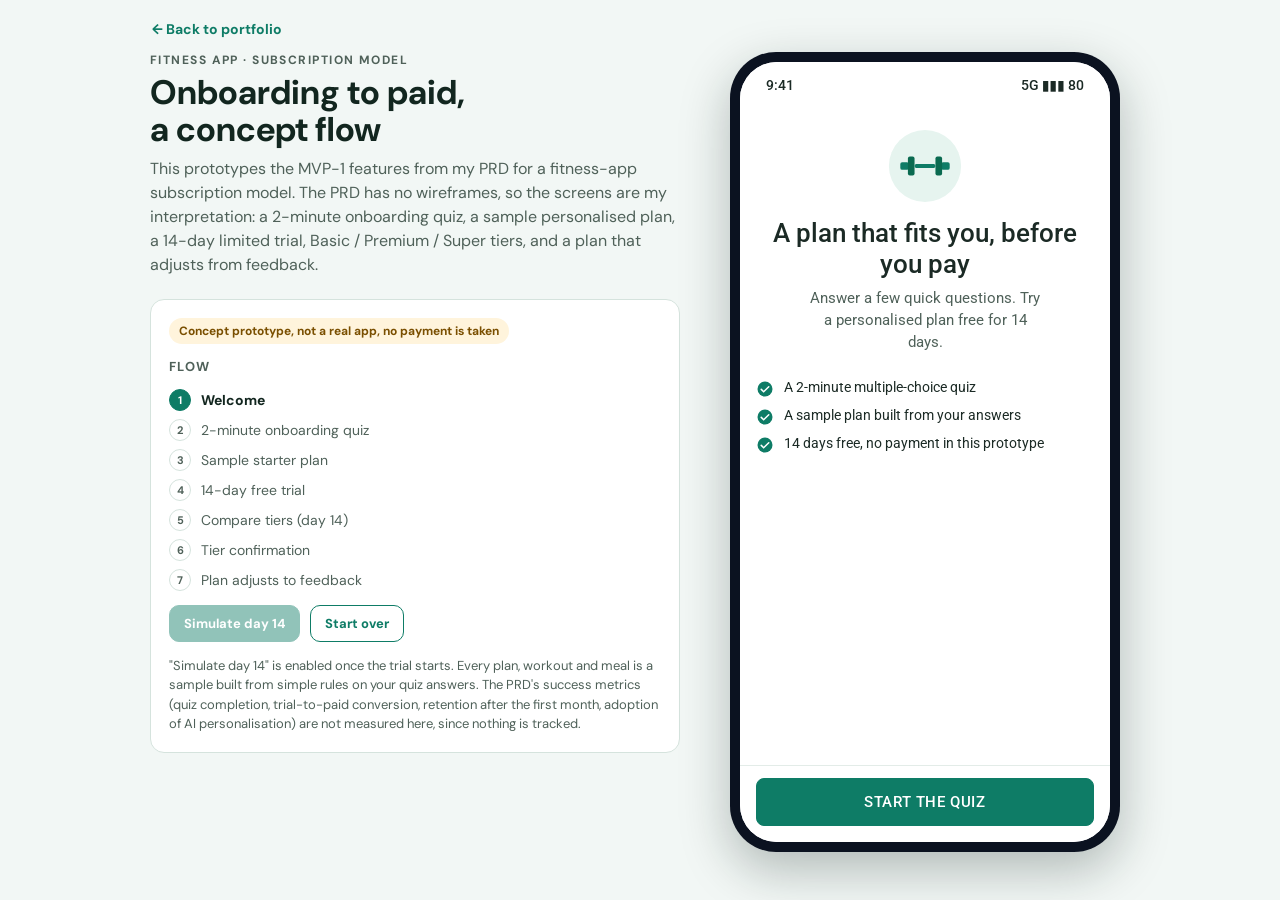
<file: prototypes/fitness-subscription-onboarding.html>
<!doctype html>
<html lang="en">
<head>
<meta charset="utf-8">
<meta name="viewport" content="width=device-width,initial-scale=1,viewport-fit=cover">
<title>Fitness subscription prototype</title>
<link rel="stylesheet" href="https://fonts.googleapis.com/css2?family=DM+Sans:wght@400;500;700&family=Roboto:wght@400;500;700&display=swap">
<style>
/* Layout: explainer + flow steps on the left, one phone running the flow on the right.
   Page chrome is themed; the phone screen is a fixed light app UI. */
:root {
  --bg: #F2F7F5; --surface: #FFFFFF; --ink: #12261F; --muted: #4F6159; --line: #D5E3DD; --accent: #0E7C66; --accent-ink: #FFFFFF;
  --warn-bg: #FFF4DC; --warn-ink: #7A4F00;
  --font-ui: "DM Sans", system-ui, sans-serif; --font-app: "Roboto", system-ui, sans-serif;
}
@media (prefers-color-scheme: dark) { :root:not([data-theme="light"]) {
  --bg: #0C1B17; --surface: #14281F; --ink: #E6F2ED; --muted: #A5BBB2; --line: #264036; --accent: #5FD1B3; --accent-ink: #0C1B17;
  --warn-bg: #3A2E12; --warn-ink: #F2C879; color-scheme: dark; } }
:root[data-theme="dark"] {
  --bg: #0C1B17; --surface: #14281F; --ink: #E6F2ED; --muted: #A5BBB2; --line: #264036; --accent: #5FD1B3; --accent-ink: #0C1B17;
  --warn-bg: #3A2E12; --warn-ink: #F2C879; color-scheme: dark; }
* { box-sizing: border-box; }
html { scroll-padding-top: env(safe-area-inset-top, 0px); }
body { margin: 0; background: var(--bg); color: var(--ink); font-family: var(--font-ui); font-size: 14px;
  padding-block: 20px 24px; padding-left: max(16px, env(safe-area-inset-left, 0px)); padding-right: max(16px, env(safe-area-inset-right, 0px)); }
.top { max-width: 980px; margin: 0 auto 14px; }
.top a { color: var(--accent); font-weight: 700; font-size: 14px; text-decoration: none; border-radius: 6px; padding: 4px 2px; }
.top a:hover { text-decoration: underline; }
a:focus-visible { outline: 3px solid var(--accent); outline-offset: 2px; }
.wrap { max-width: 980px; margin: 0 auto; display: grid; grid-template-columns: minmax(0, 1fr) 410px; gap: 40px; align-items: start; }
.side { display: flex; flex-direction: column; gap: 22px; min-width: 0; }
.eyebrow { font-size: 12px; letter-spacing: .12em; text-transform: uppercase; color: var(--muted); font-weight: 700; }
h1 { margin: 6px 0 8px; font-size: 34px; line-height: 1.1; text-wrap: balance; }
.lede { margin: 0; color: var(--muted); font-size: 16px; line-height: 1.5; max-width: 52ch; }
.sim { background: var(--surface); border: 1px solid var(--line); border-radius: 14px; padding: 18px; display: flex; flex-direction: column; gap: 14px; }
.sim h2 { margin: 0; font-size: 13px; letter-spacing: .1em; text-transform: uppercase; color: var(--muted); }
.tag { align-self: flex-start; font-size: 12px; font-weight: 700; background: var(--warn-bg); color: var(--warn-ink); padding: 5px 10px; border-radius: 999px; }
.steps { list-style: none; margin: 0; padding: 0; display: grid; gap: 8px; }
.steps li { display: flex; gap: 10px; align-items: center; font-size: 14px; color: var(--muted); }
.steps li b { width: 22px; height: 22px; border-radius: 50%; border: 1.5px solid var(--line); display: grid; place-items: center; font-size: 11px; flex: none; }
.steps li.on { color: var(--ink); font-weight: 700; }
.steps li.on b { background: var(--accent); border-color: var(--accent); color: var(--accent-ink); }
.steps li.done b { border-color: var(--accent); color: var(--accent); }
.row { display: flex; gap: 10px; flex-wrap: wrap; }
.pbtn { font: 700 13px var(--font-ui); border: 1.5px solid var(--accent); color: var(--accent); background: transparent; padding: 9px 14px; border-radius: 10px; cursor: pointer; }
.pbtn.solid { background: var(--accent); color: var(--accent-ink); }
.pbtn:disabled { opacity: .45; cursor: not-allowed; }
button:focus-visible { outline: 3px solid var(--accent); outline-offset: 2px; }
.note { font-size: 13px; color: var(--muted); line-height: 1.5; margin: 0; }

/* phone */
.phone { width: 390px; max-width: 100%; height: 800px; background: #0B1220; border-radius: 46px; padding: 10px; box-shadow: 0 18px 50px rgba(10,30,25,.28); margin: 0 auto; }
.screen { position: relative; height: 100%; background: #fff; border-radius: 37px; overflow: hidden; display: flex; flex-direction: column; font-family: var(--font-app); color: #1B2A25; }
.screen button:focus-visible { outline: 3px solid #0E7C66; outline-offset: 2px; }
.status { height: 40px; display: flex; justify-content: space-between; align-items: center; padding: 6px 26px 0; font-size: 14px; font-weight: 500; flex: none; background: #fff; }
.view { flex: 1; display: flex; flex-direction: column; min-height: 0; }
.hdr { display: flex; align-items: center; gap: 12px; padding: 8px 16px 10px; font-size: 18px; font-weight: 500; flex: none; background: #fff; }
.hdr button { background: none; border: 0; padding: 4px; cursor: pointer; color: #1B2A25; display: grid; border-radius: 6px; }
.hdr h2, .ttl { margin: 0; font-size: 20px; font-weight: 500; line-height: 1.25; }
.ttl:focus { outline: none; }
.scroll { flex: 1; overflow-y: auto; background: #F1F6F4; }
.pad { padding: 16px; }
.sec { background: #fff; padding: 14px 16px; margin-bottom: 8px; }
.sec h3 { margin: 0 0 10px; font-size: 15px; font-weight: 500; }
.sub { color: #4F6159; font-size: 14px; line-height: 1.45; margin: 6px 0 0; }
.small { font-size: 12px; color: #4F6159; line-height: 1.4; }
.foot { padding: 12px 16px 16px; background: #fff; border-top: 1px solid #E3ECE8; display: grid; gap: 10px; flex: none; }
.btn { font: 500 15px var(--font-app); letter-spacing: .04em; text-transform: uppercase; width: 100%; padding: 14px; border-radius: 8px; border: 1.5px solid #0E7C66; cursor: pointer; display: flex; justify-content: center; align-items: center; gap: 8px; }
.btn.primary { background: #0E7C66; color: #fff; } .btn.outline { background: #fff; color: #0E7C66; }
.btn:disabled { background: #E3ECE8; border-color: #E3ECE8; color: #6B7C74; cursor: not-allowed; }
.pbar { height: 6px; background: #DCE8E3; border-radius: 99px; overflow: hidden; margin: 0 16px; }
.pbar i { display: block; height: 100%; background: #0E7C66; border-radius: 99px; }
.qmeta { display: flex; justify-content: space-between; font-size: 12.5px; color: #4F6159; padding: 8px 16px 0; }
.opts { display: grid; gap: 10px; margin-top: 16px; }
.opt { text-align: left; background: #fff; border: 1.5px solid #CFDDD7; border-radius: 12px; padding: 14px; font: 400 15px var(--font-app); color: #1B2A25; cursor: pointer; display: flex; gap: 12px; align-items: center; width: 100%; }
.opt .dot { width: 20px; height: 20px; border-radius: 50%; border: 2px solid #8AA196; flex: none; display: grid; place-items: center; }
.opt[aria-pressed="true"] { border-color: #0E7C66; background: #E6F4EF; }
.opt[aria-pressed="true"] .dot { border-color: #0E7C66; }
.opt[aria-pressed="true"] .dot::after { content: ""; width: 10px; height: 10px; border-radius: 50%; background: #0E7C66; }
.opt small { display: block; color: #4F6159; font-size: 12.5px; margin-top: 2px; }
.hero { padding: 26px 20px 8px; text-align: center; background: #fff; }
.hero svg { display: block; margin: 0 auto 14px; }
.hero h2 { margin: 0 0 8px; font-size: 26px; font-weight: 500; line-height: 1.2; }
.hero p { margin: 0 auto; max-width: 30ch; font-size: 15px; line-height: 1.45; color: #4F6159; }
.list { list-style: none; margin: 0; padding: 0; display: grid; gap: 8px; font-size: 14px; }
.list li { display: flex; gap: 10px; align-items: flex-start; line-height: 1.4; }
.list svg { flex: none; margin-top: 2px; }
.pill { font-size: 11.5px; font-weight: 500; padding: 4px 9px; border-radius: 999px; white-space: nowrap; display: inline-block; }
.pill.amber { background: #FDF1DC; color: #7A4F00; } .pill.green { background: #DDF3EA; color: #0A6A50; } .pill.grey { background: #E8EEEB; color: #3E4F48; }
.kv { display: flex; justify-content: space-between; align-items: center; padding: 7px 0; font-size: 14px; gap: 12px; }
.kv span:first-child { color: #4F6159; }
.kv b { font-weight: 500; text-align: right; }
.chips { display: flex; flex-wrap: wrap; gap: 6px; }
.chips span { font-size: 12.5px; padding: 4px 10px; border-radius: 999px; background: #E6F4EF; color: #0A6A50; font-weight: 500; }
.chips span.off { background: #EEF2F0; color: #55655E; font-weight: 400; }
.ex { display: flex; justify-content: space-between; gap: 10px; padding: 8px 0; border-bottom: 1px solid #EEF2F0; font-size: 14px; }
.ex:last-child { border-bottom: 0; }
.ex span:last-child { color: #4F6159; white-space: nowrap; }
.sample { display: inline-block; font-size: 11px; font-weight: 700; letter-spacing: .06em; text-transform: uppercase; background: #FDF1DC; color: #7A4F00; padding: 3px 8px; border-radius: 6px; }
.why { background: #E6F4EF; border-radius: 10px; padding: 10px 12px; font-size: 13px; line-height: 1.45; margin-top: 10px; }
.warnbox { background: #FDF1DC; border-radius: 10px; padding: 10px 12px; font-size: 13px; line-height: 1.45; margin-top: 10px; color: #4A3200; }
.ring { width: 96px; height: 96px; flex: none; }
.dayrow { display: flex; gap: 16px; align-items: center; }
.days14 { display: grid; grid-template-columns: repeat(14, 1fr); gap: 3px; margin-top: 12px; }
.days14 i { height: 8px; border-radius: 3px; background: #DCE8E3; }
.days14 i.on { background: #0E7C66; }
.feat { display: flex; gap: 10px; align-items: center; padding: 9px 0; border-bottom: 1px solid #EEF2F0; font-size: 14px; }
.feat:last-child { border-bottom: 0; }
.feat > span:first-child { flex: 1; }
.tease { width: 100%; text-align: left; border: 1.5px dashed #0E7C66; background: #F3FAF7; color: #0A6A50; border-radius: 12px; padding: 12px 14px; font: 500 14px var(--font-app); cursor: pointer; display: flex; justify-content: space-between; align-items: center; gap: 8px; }
.tier { background: #fff; border: 1.5px solid #CFDDD7; border-radius: 14px; padding: 14px; margin-bottom: 12px; }
.tier.rec { border-color: #0E7C66; }
.tier h3 { margin: 0; font-size: 18px; font-weight: 500; display: flex; justify-content: space-between; align-items: center; gap: 8px; }
.tier .price { font-size: 15px; margin: 4px 0 10px; color: #1B2A25; font-weight: 500; }
.tier .list { margin-bottom: 12px; }
.tier .btn { padding: 11px; font-size: 14px; }
.seg { display: grid; grid-template-columns: repeat(3, 1fr); gap: 8px; margin-top: 8px; }
.seg button { border: 1.5px solid #CFDDD7; background: #fff; border-radius: 10px; padding: 12px 4px; font: 500 13.5px var(--font-app); color: #1B2A25; cursor: pointer; }
.seg button[aria-pressed="true"] { border-color: #0E7C66; background: #E6F4EF; color: #0A6A50; }
.cmp { display: grid; grid-template-columns: 1fr 1fr; gap: 10px; margin-top: 8px; }
.cmp > div { border: 1px solid #DCE8E3; border-radius: 10px; padding: 10px 12px; }
.cmp small { color: #4F6159; font-size: 12px; display: block; margin-bottom: 4px; }
.cmp b { font-size: 14px; font-weight: 500; display: block; line-height: 1.5; }
.cmp .new { border-color: #0E7C66; background: #F3FAF7; }
.toast { position: absolute; left: 16px; right: 16px; bottom: 90px; background: #1B2A25; color: #fff; padding: 10px 14px; border-radius: 8px; font-size: 13px; z-index: 4; }
@media (max-width: 860px) { .wrap { grid-template-columns: minmax(0, 1fr); gap: 28px; } .phone { order: -1; } h1 { font-size: 28px; } }
@media (max-width: 440px) { .phone { height: 760px; border-radius: 38px; padding: 8px; } .screen { border-radius: 30px; } .hero h2 { font-size: 23px; } }
@media (prefers-reduced-motion: no-preference) { .view.enter { animation: fade .22s ease-out; } @keyframes fade { from { opacity: 0; transform: translateY(6px); } to { opacity: 1; transform: none; } } .pbar i { transition: width .25s ease; } }
</style>
</head>
<body>
<div class="top"><a href="/#case-studies">&larr; Back to portfolio</a></div>
<main class="wrap">
  <section class="side">
    <div>
      <div class="eyebrow">Fitness app &middot; Subscription model</div>
      <h1>Onboarding to paid, a concept flow</h1>
      <p class="lede">This prototypes the MVP-1 features from my PRD for a fitness-app subscription model. The PRD has no wireframes, so the screens are my interpretation: a 2-minute onboarding quiz, a sample personalised plan, a 14-day limited trial, Basic / Premium / Super tiers, and a plan that adjusts from feedback.</p>
    </div>
    <div class="sim">
      <span class="tag">Concept prototype, not a real app, no payment is taken</span>
      <h2>Flow</h2>
      <ol class="steps" id="steps"></ol>
      <div class="row">
        <button class="pbtn solid" id="day14" type="button">Simulate day 14</button>
        <button class="pbtn" id="reset" type="button">Start over</button>
      </div>
      <p class="note">"Simulate day 14" is enabled once the trial starts. Every plan, workout and meal is a sample built from simple rules on your quiz answers. The PRD's success metrics (quiz completion, trial-to-paid conversion, retention after the first month, adoption of AI personalisation) are not measured here, since nothing is tracked.</p>
    </div>
  </section>
  <div class="phone" role="group" aria-label="Simulated fitness app screen"><div class="screen" id="app"></div></div>
</main>

<script>
(function () {
  var QUESTIONS = [
    { id: "level", t: "How would you describe your fitness level?", o: [["beginner", "Beginner", "Just starting or restarting"], ["intermediate", "Intermediate", "I work out now and then"], ["advanced", "Advanced", "I train regularly"]] },
    { id: "time", t: "How much time can you give a workout?", o: [["15", "About 15 minutes"], ["30", "About 30 minutes"], ["45", "About 45 minutes"], ["60", "An hour or more"]] },
    { id: "place", t: "Where do you prefer to work out?", o: [["home", "At home", "Little or no equipment"], ["gym", "At a gym", "Machines and cardio"], ["either", "Either, depends on the day"]] },
    { id: "diet", t: "What are your diet preferences?", o: [["veg", "Vegetarian"], ["vegan", "Vegan"], ["egg", "Vegetarian with eggs"], ["nonveg", "Non-vegetarian"], ["any", "No preference"]] },
    { id: "goal", t: "What is your main goal?", o: [["lose", "Lose weight"], ["gain", "Build muscle"], ["fit", "Get fitter and build a habit"]] },
    { id: "pain", t: "What gets in your way the most?", o: [["time", "No time to work out"], ["consistent", "Hard to stay consistent"], ["guidance", "Not sure where to start"], ["progress", "Can't see my progress"]] },
    { id: "days", t: "How many days a week can you train?", o: [["3", "3 days"], ["4", "4 days"], ["5", "5 days"]] },
    { id: "med", t: "Any medical conditions or injuries we should plan around?", o: [["none", "None"], ["knee", "Knee or joint trouble"], ["back", "Back or shoulder trouble"], ["other", "Something else or not sure"]] }
  ];
  var LABEL = {};
  QUESTIONS.forEach(function (q) { q.o.forEach(function (o) { LABEL[q.id + ":" + o[0]] = o[1]; }); });

  var STEP_LABELS = ["Welcome", "2-minute onboarding quiz", "Sample starter plan", "14-day free trial", "Compare tiers (day 14)", "Tier confirmation", "Plan adjusts to feedback"];
  var SCREEN_STEP = { welcome: 0, quiz: 1, plan: 2, trial: 3, tiers: 4, confirm: 5, adjust: 6 };

  var TIERS = {
    basic: { name: "Basic", price: "Free (freemium)", feats: ["Limited AI personalisation (weekly updates)", "Basic workout and diet plans", "Progress tracking"], mode: "Weekly updates (limited)", extra: "" },
    premium: { name: "Premium", price: "About ₹100–300 / month", feats: ["Full AI personalisation (real-time)", "Unlimited plan adjustments", "Exclusive workouts and nutrition tips", "1-on-1 AI coaching"], mode: "Real-time updates", extra: "1-on-1 AI coaching is part of this tier but is not simulated here." },
    super: { name: "Super", price: "About ₹300–500 / month", feats: ["All Premium features", "Advanced analytics and reports", "Live trainer access"], mode: "Real-time updates", extra: "Advanced analytics, reports and live trainer access are part of this tier but are not simulated here." }
  };

  function fresh() { return { screen: "welcome", q: 0, ans: {}, day: 1, teaser: false, tier: "", adj: 0, rounds: 0, fb: "", change: null, toast: "" }; }
  var S = fresh(), lastScreen = "", lastKey = "";

  var ic = {
    back: '<svg width="24" height="24" viewBox="0 0 24 24" fill="none" stroke="currentColor" stroke-width="2" aria-hidden="true"><path d="M15 5l-7 7 7 7"/></svg>',
    ok: '<svg width="18" height="18" viewBox="0 0 24 24" aria-hidden="true"><circle cx="12" cy="12" r="10" fill="#0E7C66"/><path d="M7 12.5l3.2 3.2L17 9" stroke="#fff" stroke-width="2" fill="none" stroke-linecap="round"/></svg>',
    lock: '<svg width="16" height="16" viewBox="0 0 24 24" fill="none" stroke="#55655E" stroke-width="2" aria-hidden="true" style="flex:none"><rect x="5" y="11" width="14" height="9" rx="2"/><path d="M8 11V8a4 4 0 018 0v3"/></svg>',
    logo: '<svg width="76" height="76" viewBox="0 0 80 80" aria-hidden="true"><circle cx="40" cy="40" r="38" fill="#E6F4EF"/><rect x="14" y="36" width="9" height="8" rx="2" fill="#0E7C66"/><rect x="57" y="36" width="9" height="8" rx="2" fill="#0E7C66"/><rect x="22" y="30" width="7" height="20" rx="2" fill="#0A6A50"/><rect x="51" y="30" width="7" height="20" rx="2" fill="#0A6A50"/><rect x="29" y="38" width="22" height="4" rx="2" fill="#0E7C66"/></svg>'
  };
  function status() { return '<div class="status"><span>9:41</span><span>5G ▮▮▮ 80</span></div>'; }
  function hdr(title, back) {
    return '<div class="hdr">' + (back ? '<button type="button" data-act="' + back + '" aria-label="Back" data-id="back">' + ic.back + '</button>' : '') + '<h2 class="ttl" tabindex="-1">' + title + '</h2></div>';
  }
  function tick(t) { return '<li>' + ic.ok + '<span>' + t + '</span></li>'; }
  function clamp(v, a, b) { return Math.max(a, Math.min(b, v)); }

  /* ---- Simple rules: answers -> sample plan ---- */
  var BASE_LEVEL = { beginner: 1, intermediate: 2, advanced: 3 };
  var BASE_MIN = { beginner: 20, intermediate: 30, advanced: 40 };
  var INT_NAMES = ["Very light", "Light", "Moderate", "Challenging", "Hard"];
  function planFor(adj) {
    var a = S.ans, avail = parseInt(a.time, 10);
    var want = BASE_MIN[a.level], notes = [];
    notes.push("Your level is " + LABEL["level:" + a.level].toLowerCase() + ", so sessions start around " + want + " minutes.");
    if (want > avail) { want = avail; notes.push("You have about " + avail + " minutes, so sessions are capped there."); }
    if (a.pain === "time" && want > 20) { want = 20; notes.push("You said time is your biggest obstacle, so sessions are kept to 20 minutes."); }
    var idx = clamp(BASE_LEVEL[a.level] + adj, 0, 4);
    var minutes = clamp(want + 5 * adj, 10, Math.max(avail, 10));
    var sets = idx <= 1 ? 2 : idx <= 3 ? 3 : 4, reps = 6 + 2 * idx;
    var home = a.place !== "gym";
    var ex;
    if (home) ex = [["Bodyweight squats", sets + " × " + reps], ["Incline push-ups", sets + " × " + Math.max(reps - 2, 4)], ["Glute bridges", sets + " × " + reps], ["Plank", sets + " × " + (15 + 5 * idx) + " sec"]];
    else ex = [["Leg press machine", sets + " × " + reps], ["Chest press machine", sets + " × " + reps], ["Lat pulldown machine", sets + " × " + reps], ["Treadmill or bike intervals", Math.max(minutes - 15, 5) + " min"]];
    if (a.place === "either") notes.push("You are flexible on location, so the sample uses home exercises; swap in machines on gym days.");
    else notes.push(home ? "Home workout, little or no equipment." : "Gym workout using machines and cardio.");
    if (a.med === "knee") { ex[0] = [home ? "Supported sit-to-stand" : "Seated leg extension, light", sets + " × " + reps]; notes.push("Knee or joint trouble: low-impact swaps, no jumping."); }
    if (a.med === "back") { ex[home ? 3 : 2] = [home ? "Bird-dog" : "Seated cable row, light", sets + " × " + reps]; if (home) ex[1] = ["Wall push-ups", sets + " × " + reps]; notes.push("Back or shoulder trouble: gentler pushing, pulling and core moves."); }
    var warn = a.med === "other" ? "You told us about something else. This sample is kept gentle, and in a real app we would ask you to check with a doctor first." : (a.med !== "none" ? "This is a sample, not medical advice. Check with a doctor if unsure." : "");
    if (a.goal === "lose") { ex.push(["Brisk walk or march on the spot", "5 min"]); notes.push("Goal is weight loss, so a short cardio finisher is added."); }
    else if (a.goal === "gain") { ex.push(["Extra set of the first exercise", "1 set"]); notes.push("Goal is muscle gain, so one extra strength set is added."); }
    else notes.push("Goal is a lasting habit, so the plan stays short and repeatable.");
    var pn = { consistent: "To help with consistency, the app would send reminders on your training days.", guidance: "Each exercise would come with step-by-step guidance.", progress: "Basic progress tracking would show your sessions over time.", time: "" }[a.pain];
    if (pn) notes.push(pn);
    var days = { "3": ["Mon", "Wed", "Fri"], "4": ["Mon", "Tue", "Thu", "Sat"], "5": ["Mon", "Tue", "Wed", "Fri", "Sat"] }[a.days];
    return { minutes: minutes, idx: idx, intensity: INT_NAMES[idx], sets: sets, reps: reps, ex: ex, notes: notes, warn: warn, days: days, capped: want + 5 * adj > avail };
  }
  var MEALS = {
    veg: ["Vegetable poha with peanuts", "Dal, roti, sabzi and curd", "Paneer and vegetable stir-fry"],
    vegan: ["Oats with fruit and seeds", "Chana, rice and salad", "Tofu and vegetable stir-fry"],
    egg: ["Egg bhurji with toast", "Dal, roti, sabzi and curd", "Vegetable omelette and salad"],
    nonveg: ["Eggs with toast", "Chicken, rice and salad", "Fish or chicken with vegetables"],
    any: ["Oats or eggs with fruit", "Dal or chicken with rice and salad", "Light vegetable-based dinner"]
  };
  var MEAL_NAMES = ["Breakfast", "Lunch", "Dinner"];
  function mealsHtml() {
    var m = MEALS[S.ans.diet], g = S.ans.goal;
    var tip = g === "lose" ? "Goal is weight loss: standard portions, watch the extras." : g === "gain" ? "Goal is muscle gain: include a protein source at each meal." : "Goal is a lasting habit: simple, repeatable meals.";
    return m.map(function (x, i) { return '<div class="ex"><span>' + MEAL_NAMES[i] + '</span><span style="white-space:normal;text-align:right">' + x + '</span></div>'; }).join("") + '<p class="small" style="margin:8px 0 0">' + tip + '</p>';
  }
  function exHtml(p) { return p.ex.map(function (e) { return '<div class="ex"><span>' + e[0] + '</span><span>' + e[1] + '</span></div>'; }).join(""); }

  /* ---- Screens ---- */
  function welcome() {
    return status() + '<div class="view"><div class="scroll" style="background:#fff"><div class="hero">' + ic.logo +
      '<h2 class="ttl" tabindex="-1">A plan that fits you, before you pay</h2><p>Answer a few quick questions. Try a personalised plan free for 14 days.</p></div>' +
      '<div class="pad"><ul class="list">' + tick("A 2-minute multiple-choice quiz") + tick("A sample plan built from your answers") + tick("14 days free, no payment in this prototype") + '</ul></div></div>' +
      '<div class="foot"><button class="btn primary" type="button" data-act="start" data-id="main">Start the quiz</button></div></div>';
  }
  function quiz() {
    var q = QUESTIONS[S.q], n = QUESTIONS.length, sel = S.ans[q.id];
    var opts = q.o.map(function (o) {
      return '<button type="button" class="opt" data-opt="' + o[0] + '" data-id="o' + o[0] + '" aria-pressed="' + (sel === o[0]) + '"><span class="dot" aria-hidden="true"></span><span>' + o[1] + (o[2] ? '<small>' + o[2] + '</small>' : '') + '</span></button>';
    }).join("");
    return status() + '<div class="view"><div class="hdr"><button type="button" data-act="qback" aria-label="Back" data-id="back">' + ic.back + '</button><span class="small" style="font-size:14px">Onboarding quiz</span></div>' +
      '<div class="pbar" role="progressbar" aria-valuemin="0" aria-valuemax="' + n + '" aria-valuenow="' + (S.q + 1) + '" aria-label="Quiz progress"><i style="width:' + Math.round((S.q + 1) / n * 100) + '%"></i></div>' +
      '<div class="qmeta"><span>Question ' + (S.q + 1) + ' of ' + n + '</span><span>About 2 minutes</span></div>' +
      '<div class="scroll" style="background:#fff"><div class="pad"><h2 class="ttl" tabindex="-1">' + q.t + '</h2><div class="opts" role="group" aria-label="' + q.t + '">' + opts + '</div></div></div>' +
      '<div class="foot"><button class="btn primary" type="button" data-act="qnext" data-id="main"' + (sel ? "" : " disabled") + '>' + (S.q === n - 1 ? "See my sample plan" : "Next") + '</button></div></div>';
  }
  function plan() {
    var p = planFor(0), a = S.ans;
    return status() + '<div class="view">' + hdr("Your starter plan", "") +
      '<div class="scroll"><div class="sec"><span class="sample">Sample plan</span><p class="sub">Built by simple rules from your quiz answers. A real app would use its AI model.</p>' +
      '<div class="kv" style="margin-top:6px"><span>Per session</span><b>' + p.minutes + ' min</b></div><div class="kv"><span>Intensity</span><b>' + p.intensity + '</b></div><div class="kv"><span>Where</span><b>' + LABEL["place:" + a.place] + '</b></div><div class="kv"><span>Diet</span><b>' + LABEL["diet:" + a.diet] + '</b></div>' +
      '<div class="chips" style="margin-top:8px" aria-label="Training days">' + ["Mon", "Tue", "Wed", "Thu", "Fri", "Sat", "Sun"].map(function (d) { return '<span class="' + (p.days.indexOf(d) > -1 ? "" : "off") + '">' + d + '</span>'; }).join("") + '</div></div>' +
      '<div class="sec"><h3>Sample workout</h3>' + exHtml(p) + (p.warn ? '<div class="warnbox">' + p.warn + '</div>' : "") + '</div>' +
      '<div class="sec"><h3>Sample meals for one day</h3>' + mealsHtml() + '</div>' +
      '<div class="sec"><h3>Why this plan</h3><ul class="list">' + p.notes.map(function (n) { return '<li><span aria-hidden="true">•</span><span>' + n + '</span></li>'; }).join("") + '</ul></div></div>' +
      '<div class="foot"><button class="btn primary" type="button" data-act="trial" data-id="main">Start my 14-day free trial</button></div></div>';
  }
  function ring(day) {
    var r = 40, c = 2 * Math.PI * r, off = c * (1 - day / 14);
    return '<svg class="ring" viewBox="0 0 100 100" role="img" aria-label="Day ' + day + ' of 14"><circle cx="50" cy="50" r="' + r + '" fill="none" stroke="#DCE8E3" stroke-width="9"/><circle cx="50" cy="50" r="' + r + '" fill="none" stroke="#0E7C66" stroke-width="9" stroke-linecap="round" stroke-dasharray="' + c.toFixed(1) + '" stroke-dashoffset="' + off.toFixed(1) + '" transform="rotate(-90 50 50)"/><text x="50" y="49" text-anchor="middle" font-size="22" font-weight="500" fill="#1B2A25">' + day + '</text><text x="50" y="65" text-anchor="middle" font-size="11" fill="#4F6159">of 14</text></svg>';
  }
  function trial() {
    var p = planFor(0), d = S.day, bars = "";
    for (var i = 1; i <= 14; i++) bars += '<i class="' + (i <= d ? "on" : "") + '"></i>';
    var nextAdj = d < 8 ? "Day 8" : "Day 15, after the trial";
    var inc = [["Basic workout routine", p.minutes + " min sample session"], ["Standard meal plan", LABEL["diet:" + S.ans.diet]], ["Limited AI adjustments", "Weekly, not real-time"], ["Basic progress tracking", "Trial days so far: " + d]];
    var locked = ["Real-time AI personalisation", "Unlimited plan adjustments", "1-on-1 AI coaching", "Advanced analytics and reports", "Live trainer access"];
    return status() + '<div class="view">' + hdr("Your free trial", "") +
      '<div class="scroll"><div class="sec"><div class="dayrow">' + ring(d) + '<div><b style="font-size:17px;font-weight:500">Day ' + d + ' of 14</b><p class="sub" style="margin-top:2px">' + (14 - d) + ' day' + (14 - d === 1 ? "" : "s") + ' left in your free trial</p><span class="pill amber" style="margin-top:8px">Limited trial</span></div></div><div class="days14" aria-hidden="true">' + bars + '</div></div>' +
      '<div class="sec"><h3>Included in your trial</h3>' + inc.map(function (f) { return '<div class="feat">' + ic.ok + '<span>' + f[0] + '<br><span class="small">' + f[1] + '</span></span></div>'; }).join("") +
      '<div class="small" style="margin-top:8px">Next weekly AI adjustment: ' + nextAdj + '</div></div>' +
      '<div class="sec"><button type="button" class="tease" data-act="teaser" data-id="tease" aria-expanded="' + S.teaser + '"><span>See what Premium unlocks</span><span aria-hidden="true">' + (S.teaser ? "−" : "+") + '</span></button>' +
      (S.teaser ? '<div style="margin-top:8px">' + locked.map(function (f) { return '<div class="feat">' + ic.lock + '<span>' + f + '</span><span class="pill grey">Locked in trial</span></div>'; }).join("") + '<p class="small" style="margin:8px 0 0">Preview only. These features are part of the paid tiers in the PRD (Premium and Super) and are not active in this trial.</p></div>' : "") + '</div></div>' +
      '<div class="foot"><button class="btn outline" type="button" data-act="nextday" data-id="main"' + (d >= 14 ? " disabled" : "") + '>Skip ahead one day</button><div class="small" style="text-align:center">Or use "Simulate day 14" on the left to jump to the end of the trial.</div></div></div>';
  }
  function tiers() {
    var out = ["basic", "premium", "super"].map(function (k) {
      var t = TIERS[k];
      return '<div class="tier' + (k === "premium" ? " rec" : "") + '"><h3>' + t.name + (k === "basic" ? '<span class="pill grey">Freemium</span>' : "") + '</h3><div class="price">' + t.price + '</div><ul class="list">' + t.feats.map(tick).join("") + '</ul><button type="button" class="btn ' + (k === "premium" ? "primary" : "outline") + '" data-tier="' + k + '" data-id="t' + k + '">Choose ' + t.name + '</button></div>';
    }).join("");
    return status() + '<div class="view">' + hdr("Your trial has ended", "") +
      '<div class="scroll"><div class="pad" style="padding-bottom:4px"><p class="sub" style="margin:0 0 14px">Day 14 of 14 reached. Choose how to continue. Prices are the approximate ranges from the PRD.</p>' + out +
      '<p class="small" style="margin:0 0 16px">Simulated. Choosing a tier does not take any payment.</p></div></div></div>';
  }
  function confirm() {
    var t = TIERS[S.tier];
    return status() + '<div class="view"><div class="scroll" style="background:#fff"><div class="hero" style="padding-top:34px">' + ic.logo +
      '<h2 class="ttl" tabindex="-1">You chose ' + t.name + '</h2><p>' + t.price + '</p></div>' +
      '<div class="pad"><div class="warnbox" style="margin-top:0"><b>Simulated.</b> No payment was taken and no account was created.</div>' +
      '<h3 style="font-size:15px;font-weight:500;margin:16px 0 8px">What this tier includes</h3><ul class="list">' + t.feats.map(tick).join("") + '</ul></div></div>' +
      '<div class="foot"><button class="btn primary" type="button" data-act="adjust" data-id="main">See my plan adjust</button><button class="btn outline" type="button" data-act="totiers" data-id="alt">Compare tiers again</button></div></div>';
  }
  function adjust() {
    var t = TIERS[S.tier], p = planFor(S.adj), c = S.change;
    var fbs = [["hard", "Too hard"], ["right", "Just right"], ["easy", "Too easy"]];
    var btns = fbs.map(function (f) { return '<button type="button" data-fb="' + f[0] + '" data-id="f' + f[0] + '" aria-pressed="' + (S.fb === f[0]) + '">' + f[1] + '</button>'; }).join("");
    var res = "";
    if (c) {
      res = '<div class="sec" role="status" aria-live="polite"><h3>Plan updated for week ' + (S.rounds + 1) + '</h3><div class="cmp"><div><small>Before</small><b>' + c.before.minutes + ' min<br>' + c.before.intensity + '<br>' + c.before.sets + ' × ' + c.before.reps + ' reps</b></div><div class="new"><small>After</small><b>' + p.minutes + ' min<br>' + p.intensity + '<br>' + p.sets + ' × ' + p.reps + ' reps</b></div></div><div class="why">' + c.msg + '</div>' +
        (S.tier === "basic" ? '<p class="small" style="margin:8px 0 0">On Basic, AI updates come weekly. This is shown instantly here for the demo.</p>' : '<p class="small" style="margin:8px 0 0">On ' + t.name + ', updates are real-time and plan adjustments are unlimited.</p>') + '</div>';
    }
    return status() + '<div class="view">' + hdr("Your plan, week " + (S.rounds + 1), "") +
      '<div class="scroll"><div class="sec"><div style="display:flex;justify-content:space-between;align-items:center;gap:8px"><span class="sample">Sample plan</span><span class="pill green">' + t.name + ' &middot; ' + t.mode + '</span></div>' +
      '<div class="kv" style="margin-top:8px"><span>Per session</span><b>' + p.minutes + ' min</b></div><div class="kv"><span>Intensity</span><b>' + p.intensity + '</b></div>' + exHtml(p) + (p.capped && S.adj > 0 ? '<p class="small" style="margin:6px 0 0">Capped at the time you said you have.</p>' : "") + '</div>' +
      '<div class="sec"><h3>How did this week\'s workouts feel?</h3><p class="small" style="margin:0">Tell the app and the plan changes. Try each option.</p><div class="seg" role="group" aria-label="Workout feedback">' + btns + '</div></div>' + res +
      '<div class="sec"><h3>In your tier</h3><ul class="list">' + t.feats.map(tick).join("") + '</ul>' + (t.extra ? '<p class="small" style="margin:8px 0 0">' + t.extra + '</p>' : "") + '</div></div>' +
      '<div class="foot"><button class="btn outline" type="button" data-act="totiers" data-id="main">Change tier</button></div></div>';
  }

  function steps() {
    var cur = SCREEN_STEP[S.screen];
    document.getElementById("steps").innerHTML = STEP_LABELS.map(function (l, i) {
      return '<li class="' + (i < cur ? "done" : i === cur ? "on" : "") + '"' + (i === cur ? ' aria-current="step"' : "") + '><b>' + (i + 1) + '</b>' + l + '</li>';
    }).join("");
    document.getElementById("day14").disabled = S.screen !== "trial";
  }
  function render() {
    var f = { welcome: welcome, quiz: quiz, plan: plan, trial: trial, tiers: tiers, confirm: confirm, adjust: adjust }[S.screen];
    var el = document.getElementById("app");
    var ae = document.activeElement, keep = (ae && el.contains(ae) && ae.getAttribute("data-id")) || "";
    var key = S.screen + (S.screen === "quiz" ? S.q : "");
    el.innerHTML = f() + (S.toast ? '<div class="toast" role="status">' + S.toast + '</div>' : "");
    var changed = key !== lastKey;
    if (changed) {
      var vw = el.querySelector(".view"); if (vw) vw.classList.add("enter");
      var sc = el.querySelector(".scroll"); if (sc) sc.scrollTop = 0;
      var h = el.querySelector(".ttl"); if (h && lastKey !== "") h.focus({ preventScroll: true });
      lastKey = key;
    } else if (keep) {
      var n = el.querySelector('[data-id="' + keep + '"]'); if (n && !n.disabled) n.focus({ preventScroll: true });
    }
    lastScreen = S.screen; steps();
  }
  function go(s) { S.screen = s; S.toast = ""; render(); }

  function applyFeedback(fb) {
    var before = planFor(S.adj), msg;
    S.fb = fb;
    if (fb === "right") { msg = "You said it felt just right, so the plan stays the same this week."; }
    else {
      var d = fb === "hard" ? -1 : 1, next = planFor(S.adj + d);
      var lo = BASE_LEVEL[S.ans.level] + S.adj + d;
      if (lo < 0 || lo > 4) { msg = fb === "hard" ? "Already at the lightest sample level, so nothing more to ease off." : "Already at the hardest sample level, so nothing more to add."; }
      else {
        S.adj += d; S.rounds++;
        msg = fb === "hard" ? "You said it was too hard, so the next session is shorter and a little lighter." : "You said it was too easy, so the next session steps up in intensity" + (next.minutes > before.minutes ? " and length." : (before.minutes >= parseInt(S.ans.time, 10) ? ", while staying within the time you have." : "."));
      }
    }
    S.change = { before: before, msg: msg };
    render();
  }

  var app = document.getElementById("app");
  app.addEventListener("click", function (e) {
    var t = e.target.closest("[data-act],[data-opt],[data-tier],[data-fb]"); if (!t) return;
    if (t.dataset.opt) { S.ans[QUESTIONS[S.q].id] = t.dataset.opt; return render(); }
    if (t.dataset.tier) { S.tier = t.dataset.tier; S.adj = 0; S.rounds = 0; S.fb = ""; S.change = null; return go("confirm"); }
    if (t.dataset.fb) return applyFeedback(t.dataset.fb);
    var a = t.dataset.act;
    if (a === "start") { S.q = 0; return go("quiz"); }
    if (a === "qback") { if (S.q === 0) return go("welcome"); S.q--; return render(); }
    if (a === "qnext") { if (!S.ans[QUESTIONS[S.q].id]) return; if (S.q < QUESTIONS.length - 1) { S.q++; return render(); } return go("plan"); }
    if (a === "trial") { S.day = 1; S.teaser = false; return go("trial"); }
    if (a === "teaser") { S.teaser = !S.teaser; return render(); }
    if (a === "nextday") { if (S.day < 14) S.day++; if (S.day >= 14) return go("tiers"); return render(); }
    if (a === "totiers") return go("tiers");
    if (a === "adjust") { S.fb = ""; S.change = null; return go("adjust"); }
  });
  document.getElementById("day14").addEventListener("click", function () { if (S.screen !== "trial") return; S.day = 14; go("tiers"); });
  document.getElementById("reset").addEventListener("click", function () { S = fresh(); lastKey = ""; render(); });
  render();
})();
</script>
</body>
</html>
</file>
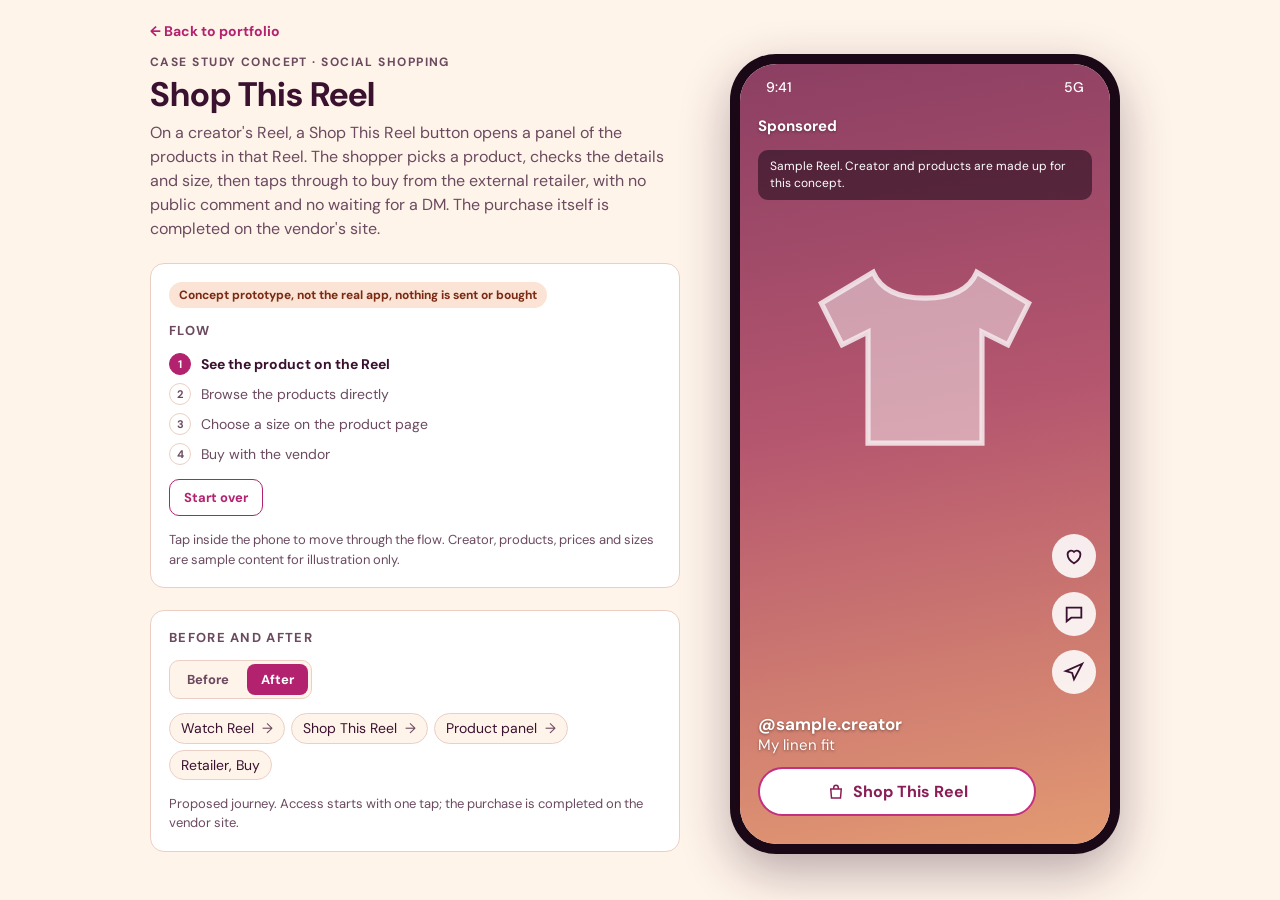
<file: prototypes/instagram-shop-this-reel.html>
<!doctype html>
<html lang="en">
<head>
<meta charset="utf-8">
<meta name="viewport" content="width=device-width,initial-scale=1,viewport-fit=cover">
<title>Shop This Reel prototype</title>
<link rel="stylesheet" href="https://fonts.googleapis.com/css2?family=DM+Sans:wght@400;500;700&display=swap">
<style>
/* Layout: explainer, flow steps and before/after on the left; one phone running the flow on the right.
   Page chrome is themed; the phone screen is a fixed concept UI that follows the wireframes in the case study. */
:root {
  --bg: #FFF4EA; --surface: #FFFFFF; --ink: #3A1230; --muted: #6B4A60; --line: #EBCFC4; --accent: #B3226F; --accent-ink: #FFFFFF;
  --warn-bg: #FBE3D6; --warn-ink: #7A2A12;
  --font-ui: "DM Sans", system-ui, sans-serif;
}
@media (prefers-color-scheme: dark) { :root:not([data-theme="light"]) {
  --bg: #1D0A19; --surface: #2B1226; --ink: #F8E9F1; --muted: #CBA9BE; --line: #4A2641; --accent: #F07BB5; --accent-ink: #2B0A1F;
  --warn-bg: #4A2A1C; --warn-ink: #F5C9A8; color-scheme: dark; } }
:root[data-theme="dark"] {
  --bg: #1D0A19; --surface: #2B1226; --ink: #F8E9F1; --muted: #CBA9BE; --line: #4A2641; --accent: #F07BB5; --accent-ink: #2B0A1F;
  --warn-bg: #4A2A1C; --warn-ink: #F5C9A8; color-scheme: dark; }
* { box-sizing: border-box; }
body { margin: 0; background: var(--bg); color: var(--ink); font-family: var(--font-ui); padding-block: 20px 28px; padding-left: max(16px, env(safe-area-inset-left, 0px)); padding-right: max(16px, env(safe-area-inset-right, 0px)); }
.back { display: inline-block; max-width: 980px; margin: 0 auto 14px; color: var(--accent); font-weight: 700; font-size: 14px; text-decoration: none; }
.back:hover { text-decoration: underline; }
.topbar { max-width: 980px; margin: 0 auto; }
.wrap { max-width: 980px; margin: 0 auto; display: grid; grid-template-columns: minmax(0, 1fr) 410px; gap: 40px; align-items: start; }
.side { display: flex; flex-direction: column; gap: 22px; min-width: 0; }
.eyebrow { font-size: 12px; letter-spacing: .12em; text-transform: uppercase; color: var(--muted); font-weight: 700; }
h1 { margin: 6px 0 8px; font-size: 34px; line-height: 1.1; text-wrap: balance; }
.lede { margin: 0; color: var(--muted); font-size: 16px; line-height: 1.5; max-width: 52ch; }
.sim { background: var(--surface); border: 1px solid var(--line); border-radius: 14px; padding: 18px; display: flex; flex-direction: column; gap: 14px; }
.sim h2 { margin: 0; font-size: 13px; letter-spacing: .1em; text-transform: uppercase; color: var(--muted); }
.tag { align-self: flex-start; font-size: 12px; font-weight: 700; background: var(--warn-bg); color: var(--warn-ink); padding: 5px 10px; border-radius: 999px; }
.steps { list-style: none; margin: 0; padding: 0; display: grid; gap: 8px; }
.steps li { display: flex; gap: 10px; align-items: center; font-size: 14px; color: var(--muted); }
.steps li b { width: 22px; height: 22px; border-radius: 50%; border: 1.5px solid var(--line); display: grid; place-items: center; font-size: 11px; flex: none; }
.steps li.on { color: var(--ink); font-weight: 700; }
.steps li.on b { background: var(--accent); border-color: var(--accent); color: var(--accent-ink); }
.steps li.done b { border-color: var(--accent); color: var(--accent); }
.row { display: flex; gap: 10px; flex-wrap: wrap; }
.pbtn { font: 700 13px var(--font-ui); border: 1.5px solid var(--accent); color: var(--accent); background: transparent; padding: 9px 14px; border-radius: 10px; cursor: pointer; }
.pbtn.solid { background: var(--accent); color: var(--accent-ink); }
.pbtn:focus-visible, .btn:focus-visible, .iconbtn:focus-visible, .prod:focus-visible, .sz:focus-visible, .cta:focus-visible, .seg2 button:focus-visible, .back:focus-visible { outline: 3px solid var(--accent); outline-offset: 2px; }
.note { font-size: 13px; color: var(--muted); line-height: 1.5; margin: 0; }
.seg2 { display: flex; gap: 4px; background: var(--bg); border: 1px solid var(--line); border-radius: 10px; padding: 3px; align-self: flex-start; }
.seg2 button { font: 700 13px var(--font-ui); border: 0; background: transparent; color: var(--muted); padding: 7px 14px; border-radius: 8px; cursor: pointer; }
.seg2 button[aria-pressed="true"] { background: var(--accent); color: var(--accent-ink); }
.path { display: flex; flex-wrap: wrap; gap: 6px; align-items: center; font-size: 14px; line-height: 1.3; margin: 0; padding: 0; list-style: none; }
.path li { background: var(--bg); border: 1px solid var(--line); border-radius: 999px; padding: 5px 11px; }
.path li:not(:last-child)::after { content: "\2192"; margin-left: 8px; color: var(--muted); }
.path li.pain { border-color: var(--warn-ink); }

/* phone */
.phone { width: 390px; max-width: 100%; height: 800px; background: #1A0816; border-radius: 46px; padding: 10px; box-shadow: 0 18px 50px rgba(40,10,35,.32); margin: 0 auto; }
.screen { position: relative; height: 100%; background: #fff; border-radius: 37px; overflow: hidden; display: flex; flex-direction: column; font-family: var(--font-ui); color: #2A0F24; }
.status { height: 40px; display: flex; justify-content: space-between; align-items: center; padding: 6px 26px 0; font-size: 14px; font-weight: 500; flex: none; }
.view { flex: 1; display: flex; flex-direction: column; min-height: 0; position: relative; }

/* reel */
.reel { background: linear-gradient(170deg, #8C3F63 0%, #B5566F 45%, #E39A72 100%); color: #fff; }
.reel .status { color: #fff; position: absolute; top: 0; left: 0; right: 0; z-index: 2; }
.reel .art { position: absolute; inset: 0; overflow: hidden; }
.reel .art svg { position: absolute; left: 50%; top: 22%; width: 70%; transform: translateX(-50%); opacity: .85; }
.spons { position: absolute; top: 52px; left: 18px; font-weight: 700; font-size: 15px; z-index: 2; text-shadow: 0 1px 3px rgba(0,0,0,.35); }
.side-icons { position: absolute; right: 14px; bottom: 150px; display: grid; gap: 14px; z-index: 2; }
.iconbtn { width: 44px; height: 44px; border-radius: 50%; border: 0; background: rgba(255,255,255,.88); color: #3A1230; display: grid; place-items: center; cursor: default; padding: 0; }
.reel-foot { position: absolute; left: 18px; right: 74px; bottom: 28px; z-index: 2; text-shadow: 0 1px 3px rgba(0,0,0,.4); }
.reel-foot b { display: block; font-size: 17px; }
.reel-foot span { display: block; font-size: 15px; margin-bottom: 12px; }
.cta { display: flex; align-items: center; justify-content: center; gap: 8px; width: 100%; background: #fff; color: #8A1D56; font: 700 16px var(--font-ui); border: 2px solid #C2307F; border-radius: 999px; padding: 12px; cursor: pointer; text-shadow: none; }
.hint { position: absolute; left: 18px; right: 18px; top: 86px; z-index: 2; background: rgba(26,8,22,.55); color: #fff; font-size: 12px; line-height: 1.4; padding: 8px 12px; border-radius: 10px; }

/* sheet over the reel */
.dim { position: absolute; inset: 0; background: rgba(40,10,35,.55); z-index: 3; border: 0; padding: 0; cursor: pointer; }
.sheet { position: absolute; left: 0; right: 0; bottom: 0; background: #fff; border-radius: 22px 22px 0 0; z-index: 4; padding: 10px 16px 20px; max-height: 78%; display: flex; flex-direction: column; }
.grab { width: 40px; height: 4px; background: #D9C3CF; border-radius: 4px; margin: 0 auto 10px; flex: none; }
.sheet-h { display: flex; justify-content: space-between; align-items: center; margin: 0 0 8px; }
.sheet-h h2 { margin: 0; font-size: 18px; }
.xbtn { border: 0; background: #F6E8EF; border-radius: 50%; width: 32px; height: 32px; cursor: pointer; color: #3A1230; display: grid; place-items: center; padding: 0; }
.plist { overflow-y: auto; display: grid; gap: 10px; padding: 2px 2px 4px; margin: 0; list-style: none; }
.prod { display: flex; gap: 12px; align-items: center; width: 100%; text-align: left; background: #fff; border: 1.5px solid #EFD9E3; border-radius: 14px; padding: 10px; cursor: pointer; font-family: var(--font-ui); color: #2A0F24; }
.prod[aria-pressed="true"] { border-color: #C2307F; background: #FDF1F7; }
.thumb { width: 64px; height: 64px; border-radius: 10px; flex: none; display: grid; place-items: center; }
.prod b { display: block; font-size: 15px; }
.prod small { display: block; color: #6B4A60; font-size: 12.5px; }
.prod .price { font-size: 15px; font-weight: 700; margin-top: 2px; display: block; }
.quote { font-style: italic; color: #6B4A60; font-size: 13px; margin: 10px 2px 10px; min-height: 18px; }
.btn { font: 700 15px var(--font-ui); width: 100%; padding: 14px; border-radius: 12px; border: 2px solid #C2307F; cursor: pointer; display: flex; justify-content: center; align-items: center; gap: 8px; text-align: center; }
.btn.primary { background: #C2307F; color: #fff; }
.btn.dark { background: #3A1230; border-color: #3A1230; color: #fff; }
.btn.outline { background: #fff; color: #8A1D56; }
.btn:disabled { background: #EEE3E9; border-color: #EEE3E9; color: #6E5A67; cursor: not-allowed; }
.samplenote { font-size: 11.5px; color: #6B4A60; text-align: center; margin: 8px 0 0; line-height: 1.35; }

/* retailer page */
.hdr { display: flex; align-items: center; gap: 12px; padding: 8px 14px 10px; flex: none; }
.hdr button { background: none; border: 0; padding: 4px; cursor: pointer; color: #2A0F24; display: grid; border-radius: 8px; }
.hdr button:focus-visible { outline: 3px solid #C2307F; outline-offset: 2px; }
.urlpill { flex: 1; background: #F3E9EE; border-radius: 999px; text-align: center; font-weight: 700; font-size: 14px; padding: 8px; }
.scroll { flex: 1; overflow-y: auto; padding: 4px 16px 12px; }
.hero { height: 210px; border-radius: 14px; display: grid; place-items: center; margin-bottom: 14px; }
.scroll h2 { margin: 0 0 2px; font-size: 19px; }
.scroll .sub { color: #6B4A60; font-size: 13.5px; margin: 0 0 12px; }
.lbl { font-size: 13px; font-weight: 700; margin: 12px 0 8px; display: flex; justify-content: space-between; }
.lbl span { font-weight: 400; color: #6B4A60; }
.sizes { display: flex; gap: 8px; flex-wrap: wrap; }
.sz { min-width: 48px; height: 44px; padding: 0 12px; border-radius: 10px; border: 1.5px solid #D9C3CF; background: #fff; font: 700 15px var(--font-ui); color: #2A0F24; cursor: pointer; }
.sz[aria-pressed="true"] { background: #7A1650; border-color: #7A1650; color: #fff; }
.attr { color: #0B6B4A; font-size: 14px; margin: 14px 0 0; line-height: 1.4; }
.foot { padding: 10px 16px 18px; border-top: 1px solid #F0E3EA; flex: none; display: grid; gap: 8px; }
.card { background: #FDF1F7; border: 1px solid #F0D3E3; border-radius: 12px; padding: 12px 14px; font-size: 14px; line-height: 1.45; margin-bottom: 12px; }
.card b { display: block; margin-bottom: 2px; }
.card.green { background: #E6F5EE; border-color: #BFE3D1; }
.pickrow { display: flex; gap: 12px; align-items: center; margin-bottom: 14px; }
.toast { position: absolute; left: 16px; right: 16px; bottom: 96px; background: #2A0F24; color: #fff; padding: 10px 14px; border-radius: 10px; font-size: 13px; z-index: 6; line-height: 1.4; }
@media (max-width: 860px) { .wrap { grid-template-columns: minmax(0, 1fr); gap: 28px; } .phone { order: -1; } h1 { font-size: 28px; } }
@media (max-width: 440px) { .phone { height: 760px; border-radius: 38px; padding: 8px; } .screen { border-radius: 30px; } }
@media (prefers-reduced-motion: no-preference) {
  .view.enter { animation: fade .22s ease-out; }
  .sheet.enter { animation: rise .24s ease-out; }
  @keyframes fade { from { opacity: 0; transform: translateY(6px); } to { opacity: 1; transform: none; } }
  @keyframes rise { from { transform: translateY(40px); opacity: .4; } to { transform: none; opacity: 1; } }
}
</style>
</head>
<body>
<div class="topbar"><a class="back" href="/#case-studies">&larr; Back to portfolio</a></div>
<main class="wrap">
  <section class="side">
    <div>
      <div class="eyebrow">Case study concept &middot; Social shopping</div>
      <h1>Shop This Reel</h1>
      <p class="lede">On a creator's Reel, a Shop This Reel button opens a panel of the products in that Reel. The shopper picks a product, checks the details and size, then taps through to buy from the external retailer, with no public comment and no waiting for a DM. The purchase itself is completed on the vendor's site.</p>
    </div>
    <div class="sim">
      <span class="tag">Concept prototype, not the real app, nothing is sent or bought</span>
      <h2>Flow</h2>
      <ol class="steps" id="steps"></ol>
      <div class="row">
        <button class="pbtn" id="reset" type="button">Start over</button>
      </div>
      <p class="note">Tap inside the phone to move through the flow. Creator, products, prices and sizes are sample content for illustration only.</p>
    </div>
    <div class="sim">
      <h2>Before and after</h2>
      <div class="seg2" role="group" aria-label="Compare journeys">
        <button type="button" data-cmp="before" aria-pressed="false">Before</button>
        <button type="button" data-cmp="after" aria-pressed="true">After</button>
      </div>
      <ol class="path" id="path"></ol>
      <p class="note" id="pathnote"></p>
    </div>
  </section>
  <div class="phone" role="group" aria-label="Simulated Shop This Reel screen"><div class="screen" id="app"></div></div>
</main>

<script>
(function () {
  "use strict";
  var PRODUCTS = [
    { id: "shirt", name: "Linen Shirt", brand: "Studio Edit", price: "₹1,299", note: "“I wear M; size up.”", sizes: ["S", "M", "L", "XL"], c1: "#F3C2AE", c2: "#E58FA9", kind: "shirt" },
    { id: "tote", name: "Sample Canvas Tote", brand: "Sample Brand", price: "₹799", note: "“Sample creator note: fits a laptop.”", sizes: ["One size"], c1: "#F6DDA6", c2: "#E9A877", kind: "bag" },
    { id: "shades", name: "Sample Sunglasses", brand: "Sample Brand", price: "₹499", note: "“Sample creator note: light and easy.”", sizes: ["One size"], c1: "#D8C1EE", c2: "#A98BD6", kind: "shades" },
    { id: "kicks", name: "Sample Sneakers", brand: "Sample Brand", price: "₹2,199", note: "“Sample creator note: runs true to size.”", sizes: ["6", "7", "8", "9"], c1: "#BFE0D6", c2: "#7FBFA9", kind: "shoe" }
  ];
  function find(id) { for (var i = 0; i < PRODUCTS.length; i++) if (PRODUCTS[i].id === id) return PRODUCTS[i]; return null; }
  function fresh() { return { screen: "reel", pick: "shirt", size: "", toast: "" }; }
  var S = fresh(), cmp = "after", toastTimer = null, lastScreen = "", lastFocus = "";

  var ic = {
    back: '<svg width="24" height="24" viewBox="0 0 24 24" fill="none" stroke="currentColor" stroke-width="2" aria-hidden="true"><path d="M15 5l-7 7 7 7"/></svg>',
    close: '<svg width="16" height="16" viewBox="0 0 24 24" fill="none" stroke="currentColor" stroke-width="2.4" aria-hidden="true"><path d="M6 6l12 12M18 6L6 18"/></svg>',
    bag: '<svg width="18" height="18" viewBox="0 0 24 24" fill="none" stroke="currentColor" stroke-width="2" aria-hidden="true"><path d="M5 8h14l-1 12H6z"/><path d="M9 8V6a3 3 0 0 1 6 0v2"/></svg>',
    heart: '<svg width="22" height="22" viewBox="0 0 24 24" fill="none" stroke="currentColor" stroke-width="2" aria-hidden="true"><path d="M12 20s-7-4.4-7-10a4 4 0 0 1 7-2.5A4 4 0 0 1 19 10c0 5.600-7 10-7 10z"/></svg>',
    chat: '<svg width="22" height="22" viewBox="0 0 24 24" fill="none" stroke="currentColor" stroke-width="2" aria-hidden="true"><path d="M4 5h16v11H9l-5 4z"/></svg>',
    send: '<svg width="22" height="22" viewBox="0 0 24 24" fill="none" stroke="currentColor" stroke-width="2" aria-hidden="true"><path d="M21 3L3 11l7 2 2 7z"/></svg>'
  };
  function art(kind, c2) {
    var f = 'fill="rgba(255,255,255,.55)" stroke="rgba(255,255,255,.9)" stroke-width="2"';
    if (kind === "shirt") return '<svg viewBox="0 0 100 100" aria-hidden="true"><path ' + f + ' d="M30 14l-20 12 8 16 10-5v43h44V37l10 5 8-16-20-12c-3 7-10 10-20 10s-17-3-20-10z"/></svg>';
    if (kind === "bag") return '<svg viewBox="0 0 100 100" aria-hidden="true"><path ' + f + ' d="M20 34h60l-4 52H24z"/><path d="M36 34v-6a14 14 0 0 1 28 0v6" fill="none" stroke="rgba(255,255,255,.9)" stroke-width="3"/></svg>';
    if (kind === "shades") return '<svg viewBox="0 0 100 100" aria-hidden="true"><rect ' + f + ' x="10" y="38" width="32" height="22" rx="9"/><rect ' + f + ' x="58" y="38" width="32" height="22" rx="9"/><path d="M42 46h16" stroke="rgba(255,255,255,.9)" stroke-width="3"/></svg>';
    return '<svg viewBox="0 0 100 100" aria-hidden="true"><path ' + f + ' d="M10 62c10 0 14-6 18-14l8 6c6 4 14 6 22 8l20 4c6 1 12 4 12 10v4H10z"/></svg>';
  }
  function status(light) { return '<div class="status"' + (light ? "" : "") + '><span>9:41</span><span>5G</span></div>'; }

  function reel() {
    return '<div class="view reel">' + status() +
      '<div class="art" aria-hidden="true">' + art("shirt") + '</div>' +
      '<div class="spons">Sponsored</div>' +
      '<div class="hint">Sample Reel. Creator and products are made up for this concept.</div>' +
      '<div class="side-icons" aria-hidden="true"><span class="iconbtn">' + ic.heart + '</span><span class="iconbtn">' + ic.chat + '</span><span class="iconbtn">' + ic.send + '</span></div>' +
      '<div class="reel-foot"><b>@sample.creator</b><span>My linen fit</span>' +
      '<button type="button" class="cta" data-act="open">' + ic.bag + ' Shop This Reel</button></div></div>';
  }
  function panel() {
    var list = PRODUCTS.map(function (p) {
      return '<li><button type="button" class="prod" data-pick="' + p.id + '" aria-pressed="' + (S.pick === p.id) + '">' +
        '<span class="thumb" style="background:linear-gradient(135deg,' + p.c1 + ',' + p.c2 + ')"><span style="width:44px;display:block">' + art(p.kind) + '</span></span>' +
        '<span><b>' + p.name + '</b><small>' + p.brand + '</small><span class="price">' + p.price + ' <small style="display:inline">(sample price)</small></span></span></button></li>';
    }).join("");
    var p = find(S.pick);
    return reel().replace('class="view reel"', 'class="view reel" aria-hidden="true" inert') +
      '<button type="button" class="dim" data-act="close" aria-label="Close panel"></button>' +
      '<div class="sheet enter" role="dialog" aria-label="Products in this Reel"><div class="grab"></div>' +
      '<div class="sheet-h"><h2>Products in this Reel</h2><button type="button" class="xbtn" data-act="close" aria-label="Close panel">' + ic.close + '</button></div>' +
      '<ul class="plist">' + list + '</ul>' +
      '<p class="quote">' + p.note + '</p>' +
      '<button type="button" class="btn primary" data-act="view">View product</button>' +
      '<p class="samplenote">Sample products and prices, for illustration only.</p></div>';
  }
  function detail() {
    var p = find(S.pick), one = p.sizes.length === 1;
    var sz = p.sizes.map(function (s) { return '<button type="button" class="sz" data-size="' + s + '" aria-pressed="' + (S.size === s) + '">' + s + '</button>'; }).join("");
    var ok = !!S.size;
    return status() + '<div class="view"><div class="hdr"><button type="button" data-act="panel" aria-label="Back to products in this Reel">' + ic.back + '</button><div class="urlpill">External retailer</div></div>' +
      '<div class="scroll"><div class="hero" style="background:linear-gradient(135deg,' + p.c1 + ',' + p.c2 + ')"><span style="width:120px;display:block">' + art(p.kind) + '</span></div>' +
      '<h2>' + p.name + ' &middot; ' + p.price + '</h2><p class="sub">' + p.brand + ' &middot; sample product and price</p>' +
      '<div class="lbl">' + (one ? "Size" : "Choose a size") + '<span>' + (ok ? "Selected: " + S.size : "None selected") + '</span></div>' +
      '<div class="sizes" role="group" aria-label="Size">' + sz + '</div>' +
      '<p class="attr">Purchase attribution where supported</p></div>' +
      '<div class="foot"><button type="button" class="btn dark" data-act="buy"' + (ok ? "" : " disabled") + '>' + (ok ? "Buy now" : "Choose a size to continue") + '</button></div></div>';
  }
  function handoff() {
    var p = find(S.pick);
    return status() + '<div class="view"><div class="hdr"><button type="button" data-act="detail" aria-label="Back to product">' + ic.back + '</button><div class="urlpill">Buy now at the retailer</div></div>' +
      '<div class="scroll"><div class="pickrow"><span class="thumb" style="background:linear-gradient(135deg,' + p.c1 + ',' + p.c2 + ')"><span style="width:44px;display:block">' + art(p.kind) + '</span></span>' +
      '<div><b>' + p.name + '</b><div style="font-size:14px;color:#6B4A60">' + p.price + ' &middot; Size ' + S.size + '</div></div></div>' +
      '<div class="card"><b>The purchase happens on the retailer’s site</b>Access starts with one tap in the Reel. You pay, enter your address and finish the order on the vendor site, not inside the Reel.</div>' +
      '<div class="card green"><b>Purchase attribution where supported</b>Where the retailer supports it, the visit and purchase can be attributed back to the Reel and its creator.</div>' +
      '<p class="samplenote" style="text-align:left">In this concept, nothing is opened, sent or bought.</p></div>' +
      '<div class="foot"><button type="button" class="btn primary" data-act="go">Continue to retailer (simulated)</button><button type="button" class="btn outline" data-act="detail">Back to product</button></div></div>';
  }

  var order = ["reel", "panel", "detail", "handoff"];
  var labels = { reel: "See the product on the Reel", panel: "Browse the products directly", detail: "Choose a size on the product page", handoff: "Buy with the vendor" };
  function steps() {
    var idx = order.indexOf(S.screen);
    document.getElementById("steps").innerHTML = order.map(function (k, i) {
      return '<li class="' + (i < idx ? "done" : i === idx ? "on" : "") + '"' + (i === idx ? ' aria-current="step"' : "") + '><b>' + (i + 1) + '</b>' + labels[k] + '</li>';
    }).join("");
  }
  function paths() {
    var before = ["Watch Reel", "Comment “LINK”", "Wait for the DM", "Find the DM", "Retailer, Buy"];
    var after = ["Watch Reel", "Shop This Reel", "Product panel", "Retailer, Buy"];
    var arr = cmp === "before" ? before : after;
    document.getElementById("path").innerHTML = arr.map(function (t, i) {
      return '<li' + (cmp === "before" && (i >= 1 && i <= 3) ? ' class="pain"' : "") + '>' + t + '</li>';
    }).join("");
    document.getElementById("pathnote").textContent = cmp === "before"
      ? "Today’s journey. Friction: comment, wait, find the DM."
      : "Proposed journey. Access starts with one tap; the purchase is completed on the vendor site.";
    var bs = document.querySelectorAll("[data-cmp]");
    for (var i = 0; i < bs.length; i++) bs[i].setAttribute("aria-pressed", String(bs[i].getAttribute("data-cmp") === cmp));
  }
  function render() {
    var f = { reel: reel, panel: panel, detail: detail, handoff: handoff }[S.screen];
    var el = document.getElementById("app");
    el.innerHTML = f() + (S.toast ? '<div class="toast" role="status">' + S.toast + '</div>' : "");
    if (S.screen !== lastScreen) {
      var vw = el.querySelector(".view"); if (vw) vw.classList.add("enter");
      lastScreen = S.screen; lastFocus = "";
    }
    steps();
    var sel = lastFocus && el.querySelector(lastFocus);
    if (sel) sel.focus();
  }
  function go(s) { S.screen = s; S.toast = ""; clearTimeout(toastTimer); render(); }
  function focusKey(t) {
    if (t.dataset.pick) lastFocus = '[data-pick="' + t.dataset.pick + '"]';
    else if (t.dataset.size) lastFocus = '[data-size="' + t.dataset.size + '"]';
    else lastFocus = "";
  }

  document.getElementById("app").addEventListener("click", function (e) {
    var t = e.target.closest("[data-act],[data-pick],[data-size]"); if (!t) return;
    if (t.dataset.pick) { S.pick = t.dataset.pick; S.size = ""; focusKey(t); return render(); }
    if (t.dataset.size) { S.size = t.dataset.size; focusKey(t); return render(); }
    var a = t.dataset.act;
    if (a === "open") return go("panel");
    if (a === "close") return go("reel");
    if (a === "view") { var p = find(S.pick); S.size = p.sizes.length === 1 ? p.sizes[0] : ""; return go("detail"); }
    if (a === "panel") return go("panel");
    if (a === "buy") { if (!S.size) return; return go("handoff"); }
    if (a === "detail") return go("detail");
    if (a === "go") {
      S.toast = "Concept only. In a real flow the retailer’s site would open here. Nothing was sent or bought.";
      render(); clearTimeout(toastTimer);
      toastTimer = setTimeout(function () { S.toast = ""; if (S.screen === "handoff") render(); }, 3200);
    }
  });
  document.getElementById("app").addEventListener("keydown", function (e) {
    if (e.key === "Escape" && S.screen === "panel") go("reel");
  });
  document.getElementById("reset").addEventListener("click", function () { clearTimeout(toastTimer); S = fresh(); lastScreen = ""; render(); });
  var cb = document.querySelectorAll("[data-cmp]");
  for (var i = 0; i < cb.length; i++) cb[i].addEventListener("click", function (e) { cmp = e.currentTarget.getAttribute("data-cmp"); paths(); });
  paths();
  render();
})();
</script>
</body>
</html>
</file>
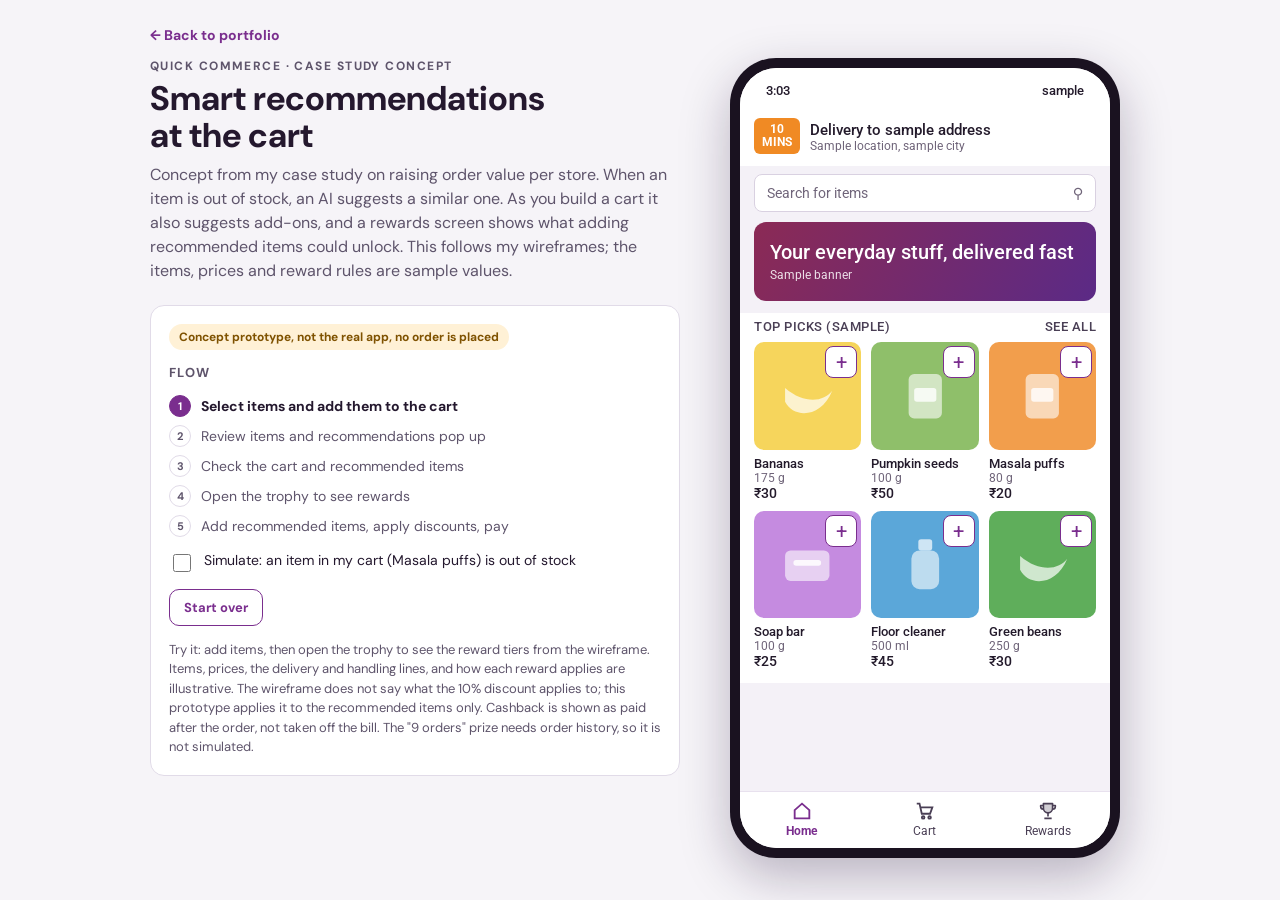
<file: prototypes/instamart-recommendations.html>
<!doctype html>
<html lang="en">
<head>
<meta charset="utf-8">
<meta name="viewport" content="width=device-width,initial-scale=1,viewport-fit=cover">
<title>Smart recommendations prototype</title>
<link rel="stylesheet" href="https://fonts.googleapis.com/css2?family=DM+Sans:wght@400;500;700&family=Roboto:wght@400;500;700&display=swap">
<style>
/* Layout: explainer + simulation controls on the left, one phone running the flow on the right.
   Page chrome is themed; the phone screen is a fixed light app UI that follows the wireframes in the case study. */
:root {
  --bg: #F6F4F8; --surface: #FFFFFF; --ink: #24182E; --muted: #5E546B; --line: #E1DBE8; --accent: #7A2E8E; --accent-ink: #FFFFFF;
  --warn-bg: #FFF1D6; --warn-ink: #7F5200;
  --font-ui: "DM Sans", system-ui, sans-serif; --font-app: "Roboto", system-ui, sans-serif;
}
@media (prefers-color-scheme: dark) { :root:not([data-theme="light"]) {
  --bg: #16101C; --surface: #211829; --ink: #F0EAF6; --muted: #B5A9C4; --line: #3A2D47; --accent: #D79BEA; --accent-ink: #16101C;
  --warn-bg: #3A2E12; --warn-ink: #F2C879; color-scheme: dark; } }
:root[data-theme="dark"] {
  --bg: #16101C; --surface: #211829; --ink: #F0EAF6; --muted: #B5A9C4; --line: #3A2D47; --accent: #D79BEA; --accent-ink: #16101C;
  --warn-bg: #3A2E12; --warn-ink: #F2C879; color-scheme: dark; }
* { box-sizing: border-box; }
[hidden] { display: none !important; }
body { margin: 0; background: var(--bg); color: var(--ink); font-family: var(--font-ui); padding-block: 24px; padding-left: max(16px, env(safe-area-inset-left, 0px)); padding-right: max(16px, env(safe-area-inset-right, 0px)); }
.back { display: inline-block; max-width: 980px; margin: 0 auto 14px; font-size: 14px; font-weight: 700; color: var(--accent); text-decoration: none; }
.back:hover { text-decoration: underline; }
.backrow { max-width: 980px; margin: 0 auto; }
a:focus-visible { outline: 3px solid var(--accent); outline-offset: 2px; border-radius: 4px; }
.wrap { max-width: 980px; margin: 0 auto; display: grid; grid-template-columns: minmax(0, 1fr) 410px; gap: 40px; align-items: start; }
.side { display: flex; flex-direction: column; gap: 22px; min-width: 0; }
.eyebrow { font-size: 12px; letter-spacing: .12em; text-transform: uppercase; color: var(--muted); font-weight: 700; }
h1 { margin: 6px 0 8px; font-size: 34px; line-height: 1.1; text-wrap: balance; }
.lede { margin: 0; color: var(--muted); font-size: 16px; line-height: 1.5; max-width: 50ch; }
.sim { background: var(--surface); border: 1px solid var(--line); border-radius: 14px; padding: 18px; display: flex; flex-direction: column; gap: 14px; }
.sim h2 { margin: 0; font-size: 13px; letter-spacing: .1em; text-transform: uppercase; color: var(--muted); }
.tag { align-self: flex-start; font-size: 12px; font-weight: 700; background: var(--warn-bg); color: var(--warn-ink); padding: 5px 10px; border-radius: 999px; }
.steps { list-style: none; margin: 0; padding: 0; display: grid; gap: 8px; }
.steps li { display: flex; gap: 10px; align-items: center; font-size: 14px; color: var(--muted); }
.steps li b { width: 22px; height: 22px; border-radius: 50%; border: 1.5px solid var(--line); display: grid; place-items: center; font-size: 11px; flex: none; }
.steps li.on { color: var(--ink); font-weight: 700; }
.steps li.on b { background: var(--accent); border-color: var(--accent); color: var(--accent-ink); }
.steps li.done b { border-color: var(--accent); color: var(--accent); }
.ctl { display: flex; gap: 10px; align-items: flex-start; font-size: 14px; line-height: 1.4; }
.ctl input { margin-top: 3px; width: 18px; height: 18px; accent-color: var(--accent); flex: none; }
.ctl input:focus-visible { outline: 3px solid var(--accent); outline-offset: 2px; }
.row { display: flex; gap: 10px; flex-wrap: wrap; }
.pbtn { font: 700 13px var(--font-ui); border: 1.5px solid var(--accent); color: var(--accent); background: transparent; padding: 9px 14px; border-radius: 10px; cursor: pointer; }
.pbtn.solid { background: var(--accent); color: var(--accent-ink); }
.pbtn:focus-visible { outline: 3px solid var(--accent); outline-offset: 2px; }
.note { font-size: 13px; color: var(--muted); line-height: 1.5; margin: 0; }

/* phone */
.phone { width: 390px; max-width: 100%; height: 800px; background: #1A1220; border-radius: 46px; padding: 10px; box-shadow: 0 18px 50px rgba(30,10,50,.28); margin: 0 auto; }
.screen { position: relative; height: 100%; background: #fff; border-radius: 37px; overflow: hidden; display: flex; flex-direction: column; font-family: var(--font-app); color: #231A2B; }
.screen button { font-family: var(--font-app); }
.screen button:focus-visible { outline: 3px solid #7A2E8E; outline-offset: 2px; }
.status { height: 38px; display: flex; justify-content: space-between; align-items: center; padding: 6px 26px 0; font-size: 13px; font-weight: 500; flex: none; background: #fff; }
.view { flex: 1; display: flex; flex-direction: column; min-height: 0; position: relative; }
.hdr { display: flex; align-items: center; gap: 10px; padding: 8px 14px 10px; font-size: 18px; font-weight: 500; flex: none; background: #fff; }
.hdr .ttl { flex: 1; min-width: 0; overflow: hidden; text-overflow: ellipsis; white-space: nowrap; }
.iconbtn { background: none; border: 0; padding: 4px; cursor: pointer; color: #231A2B; display: grid; border-radius: 8px; }
.trophy { width: 40px; height: 40px; border-radius: 50%; background: #6A2BB8; border: 0; display: grid; place-items: center; cursor: pointer; flex: none; position: relative; }
.trophy .dot { position: absolute; top: -2px; right: -2px; min-width: 18px; height: 18px; border-radius: 9px; background: #F2A516; color: #231A2B; font-size: 11px; font-weight: 700; display: grid; place-items: center; padding: 0 4px; }
.scroll { flex: 1; overflow-y: auto; background: #F4F1F7; min-height: 0; }
.sec { background: #fff; padding: 12px 14px; margin-bottom: 8px; }
.loc { display: flex; gap: 10px; align-items: center; min-width: 0; }
.mins { background: #F08A24; color: #fff; border-radius: 6px; padding: 5px 8px; text-align: center; font-weight: 700; font-size: 12px; line-height: 1.1; flex: none; }
.loc small { color: #6F6479; font-size: 12px; display: block; }
.loc div { min-width: 0; }
.loc b { font-weight: 500; font-size: 15px; }
.search { margin: 4px 14px 10px; border: 1px solid #D9D1E1; border-radius: 8px; padding: 10px 12px; color: #6F6479; font-size: 14px; background: #fff; display: flex; justify-content: space-between; }
.hero { margin: 0 14px 12px; border-radius: 12px; background: linear-gradient(120deg, #8B2A55, #5B2A86); color: #fff; padding: 18px 16px; }
.hero b { font-size: 20px; font-weight: 500; display: block; line-height: 1.2; }
.hero small { font-size: 12px; opacity: .85; }
.sh { display: flex; justify-content: space-between; padding: 6px 14px 8px; font-size: 12.5px; letter-spacing: .04em; text-transform: uppercase; color: #4A3F55; font-weight: 500; background: #fff; }
.grid { display: grid; grid-template-columns: repeat(3, minmax(0, 1fr)); gap: 10px; padding: 0 14px 14px; background: #fff; }
.card { position: relative; min-width: 0; }
.card .nm { font-size: 13px; font-weight: 500; margin-top: 6px; overflow: hidden; text-overflow: ellipsis; white-space: nowrap; }
.card small { color: #6F6479; font-size: 11.5px; display: block; }
.card .pr { font-size: 13.5px; font-weight: 500; }
.tile { width: 100%; aspect-ratio: 1 / 1; border-radius: 10px; display: grid; place-items: center; }
.tile.sm { width: 48px; height: 48px; flex: none; border-radius: 8px; }
.addb { position: absolute; top: 4px; right: 4px; width: 32px; height: 32px; border-radius: 8px; border: 1.5px solid #7A2E8E; background: #fff; color: #7A2E8E; font-size: 20px; line-height: 1; cursor: pointer; display: grid; place-items: center; padding: 0; }
.addb.q { background: #7A2E8E; color: #fff; font-size: 14px; font-weight: 700; }
.simbtn { margin-top: 6px; width: 100%; font-size: 12px; font-weight: 500; border: 1.5px solid #7A2E8E; color: #7A2E8E; background: #fff; border-radius: 8px; padding: 6px 4px; cursor: pointer; }
.oosb { font-size: 11.5px; font-weight: 500; color: #9A3412; background: #FFEBDD; border-radius: 6px; padding: 3px 6px; display: inline-block; margin-top: 4px; }
.card.oos .tile { opacity: .45; }
.nav { display: grid; grid-template-columns: repeat(3, 1fr); border-top: 1px solid #E8E1EE; background: #fff; flex: none; padding-bottom: 6px; }
.nav button { background: none; border: 0; padding: 8px 4px 4px; display: grid; justify-items: center; gap: 2px; font-size: 11.5px; color: #4A3F55; cursor: pointer; position: relative; }
.nav button[aria-current="page"] { color: #7A2E8E; font-weight: 700; }
.badge { position: absolute; top: 2px; left: calc(50% + 6px); min-width: 17px; height: 17px; border-radius: 9px; background: #7A2E8E; color: #fff; font-size: 10.5px; display: grid; place-items: center; padding: 0 4px; }

.line { display: flex; gap: 10px; align-items: center; padding: 8px 0; }
.line + .line { border-top: 1px solid #EFEAF3; }
.line .info { flex: 1; min-width: 0; }
.line .info b { font-weight: 500; font-size: 14px; display: block; overflow: hidden; text-overflow: ellipsis; white-space: nowrap; }
.line .info small { color: #6F6479; font-size: 12px; }
.line.oosl .info b, .line.oosl .amt { text-decoration: line-through; color: #8B8196; }
.amt { font-size: 14px; font-weight: 500; min-width: 44px; text-align: right; }
.step { display: inline-flex; align-items: center; border: 1.5px solid #7A2E8E; border-radius: 8px; flex: none; }
.step button { width: 32px; height: 32px; border: 0; background: none; color: #7A2E8E; font-size: 18px; cursor: pointer; border-radius: 6px; padding: 0; }
.step span { min-width: 20px; text-align: center; font-size: 14px; font-weight: 500; }
.addtxt { border: 1.5px solid #7A2E8E; color: #7A2E8E; background: #fff; border-radius: 8px; padding: 6px 14px; font-size: 13px; font-weight: 700; cursor: pointer; flex: none; }
.bar { display: flex; align-items: center; gap: 8px; width: 100%; border: 0; background: #D8EEEF; color: #1B2C30; padding: 12px 14px; font-size: 14px; font-weight: 500; letter-spacing: .03em; text-transform: uppercase; cursor: pointer; text-align: left; }
.bar.static { cursor: default; justify-content: center; }
.hooray { display: flex; gap: 10px; align-items: center; padding: 10px 14px; background: #fff; font-size: 13.5px; margin-bottom: 8px; }
.cup { width: 34px; height: 34px; border-radius: 50%; background: #11A394; display: grid; place-items: center; flex: none; }
.earn { display: flex; gap: 8px; align-items: center; width: 100%; border: 1.5px solid #6A2BB8; background: #EFE7FB; color: #3A1B6B; border-radius: 8px; padding: 9px 10px; font-size: 13.5px; font-weight: 500; cursor: pointer; text-align: left; }
.sub { background: #FFF6E0; border: 1px solid #F0D28A; border-radius: 10px; padding: 10px 12px; margin: 4px 0 8px; font-size: 13px; line-height: 1.4; }
.sub .lbl { font-weight: 700; color: #7F5200; display: block; margin-bottom: 6px; }
.sub .line { padding: 4px 0; }
.sub .line + .line { border: 0; }
.saved { background: #D8EEEF; padding: 9px 14px; font-size: 13.5px; font-weight: 500; margin-bottom: 8px; }
.kv { display: flex; justify-content: space-between; gap: 12px; padding: 7px 0; font-size: 14px; }
.kv span:first-child { color: #5E546B; }
.kv.g b, .kv.g span:last-child { color: #0B8A6E; }
.kv.total { border-top: 1px dashed #CFC6D8; margin-top: 4px; padding-top: 10px; font-weight: 700; font-size: 15px; }
.kv.total span:first-child { color: #231A2B; }
.fine { font-size: 12px; color: #6F6479; line-height: 1.4; }
.empty { text-align: center; padding: 28px 16px; color: #6F6479; font-size: 14px; }
.foot { padding: 10px 14px 14px; background: #fff; border-top: 1px solid #E8E1EE; display: flex; align-items: center; gap: 12px; flex: none; }
.foot .sum { flex: 1; min-width: 0; font-size: 14px; font-weight: 500; }
.foot .sum small { display: block; color: #6F6479; font-size: 11.5px; font-weight: 400; }
.btn { font: 500 14px var(--font-app); letter-spacing: .04em; text-transform: uppercase; padding: 13px 18px; border-radius: 8px; border: 1.5px solid #11897C; cursor: pointer; background: #11897C; color: #fff; flex: none; }
.btn.full { width: 100%; }
.btn.pay { background: #11897C; }
.btn:disabled { background: #E7E1EC; border-color: #E7E1EC; color: #6F6479; cursor: not-allowed; }
.scrim { position: absolute; inset: 0; background: rgba(20,10,30,.45); z-index: 5; }
.sheet { position: absolute; left: 0; right: 0; bottom: 0; max-height: 82%; background: #fff; border-radius: 18px 18px 0 0; z-index: 6; display: flex; flex-direction: column; box-shadow: 0 -8px 30px rgba(0,0,0,.25); }
.sheet .top { display: flex; justify-content: space-between; align-items: center; padding: 12px 14px 6px; font-size: 15px; font-weight: 500; }
.sheet .body { overflow-y: auto; padding: 0 14px; min-height: 0; }
.sheet .eta { display: flex; justify-content: space-between; border: 1px solid #DAD2E2; border-radius: 6px; padding: 8px 10px; font-size: 13.5px; margin: 4px 0 4px; }
.sheet .bar { margin: 6px -14px; width: calc(100% + 28px); }
.sheet .bot { padding: 8px 14px 14px; display: grid; gap: 8px; }
.tier { display: flex; gap: 12px; align-items: center; border: 1.5px solid #E9B98E; background: #FCE9DA; border-radius: 6px; padding: 12px; margin-bottom: 12px; }
.tier .ic { width: 44px; height: 44px; flex: none; display: grid; place-items: center; color: #6F6479; }
.tier .tx { min-width: 0; flex: 1; font-size: 14.5px; line-height: 1.35; }
.tier .st { display: block; font-size: 12.5px; margin-top: 4px; font-weight: 500; color: #7A4B14; }
.tier.got { background: #DDF3EA; border-color: #7CCBAE; }
.tier.got .st { color: #0A6B52; }
.tier.na { background: #F1EEF4; border-color: #D6CEDF; }
.tier.na .st { color: #5E546B; }
.rwtitle { background: #E8D9F6; text-align: center; padding: 10px; font-size: 14px; letter-spacing: .04em; border: 1px solid #C9AEE8; }
.unl { display: flex; gap: 12px; align-items: center; padding: 14px; font-weight: 500; font-size: 15px; line-height: 1.35; }
.success { position: absolute; inset: 0; background: #11897C; color: #fff; display: flex; flex-direction: column; align-items: center; justify-content: center; text-align: center; padding: 28px; gap: 10px; z-index: 8; overflow-y: auto; }
.success h2 { margin: 6px 0 0; font-size: 22px; font-weight: 500; }
.success p { margin: 0; font-size: 15px; line-height: 1.45; }
.success .box { background: rgba(255,255,255,.16); border-radius: 10px; padding: 10px 14px; font-size: 14px; line-height: 1.5; width: 100%; }
.success .btn { background: #fff; color: #0B6B61; border-color: #fff; margin-top: 8px; }
.success .btn:focus-visible { outline-color: #fff; }
.toast { position: absolute; left: 14px; right: 14px; bottom: 76px; background: #231A2B; color: #fff; padding: 10px 14px; border-radius: 8px; font-size: 13px; z-index: 7; }
@media (max-width: 860px) { .wrap { grid-template-columns: minmax(0, 1fr); gap: 28px; } .phone { order: -1; } h1 { font-size: 28px; } }
@media (max-width: 440px) { .phone { height: 760px; border-radius: 38px; padding: 8px; } .screen { border-radius: 30px; } }
@media (prefers-reduced-motion: no-preference) { .view.enter { animation: fade .22s ease-out; } .sheet { animation: rise .22s ease-out; } @keyframes fade { from { opacity: 0; transform: translateY(6px); } to { opacity: 1; transform: none; } } @keyframes rise { from { transform: translateY(24px); opacity: 0; } to { transform: none; opacity: 1; } } }
</style>
</head>
<body>
<div class="backrow"><a class="back" href="/#case-studies">&larr; Back to portfolio</a></div>
<main class="wrap">
  <section class="side">
    <div>
      <div class="eyebrow">Quick commerce &middot; Case study concept</div>
      <h1>Smart recommendations at the cart</h1>
      <p class="lede">Concept from my case study on raising order value per store. When an item is out of stock, an AI suggests a similar one. As you build a cart it also suggests add-ons, and a rewards screen shows what adding recommended items could unlock. This follows my wireframes; the items, prices and reward rules are sample values.</p>
    </div>
    <div class="sim">
      <span class="tag">Concept prototype, not the real app, no order is placed</span>
      <h2>Flow</h2>
      <ol class="steps" id="steps" aria-label="Flow steps"></ol>
      <label class="ctl" for="oos"><input type="checkbox" id="oos"><span>Simulate: an item in my cart (Masala puffs) is out of stock</span></label>
      <div class="row">
        <button class="pbtn" id="reset" type="button">Start over</button>
      </div>
      <p class="note">Try it: add items, then open the trophy to see the reward tiers from the wireframe. Items, prices, the delivery and handling lines, and how each reward applies are illustrative. The wireframe does not say what the 10% discount applies to; this prototype applies it to the recommended items only. Cashback is shown as paid after the order, not taken off the bill. The "9 orders" prize needs order history, so it is not simulated.</p>
    </div>
  </section>
  <div class="phone" role="group" aria-label="Simulated shopping app screen"><div class="screen" id="app"></div></div>
</main>

<script>
(function () {
  /* money is kept in paise (integers) so totals never drift */
  function R(rupees) { return Math.round(rupees * 100); }
  function fmt(p) { return "₹" + (p % 100 === 0 ? String(p / 100) : (p / 100).toFixed(2)); }
  function esc(s) { return String(s).replace(/[&<>"]/g, function (c) { return { "&": "&amp;", "<": "&lt;", ">": "&gt;", '"': "&quot;" }[c]; }); }

  var CAT = {
    ban:  { name: "Bananas",        size: "175 g",  p: R(30), c: "#F6D55C", shape: "curve", rec: false },
    pump: { name: "Pumpkin seeds",  size: "100 g",  p: R(50), c: "#8FBF6A", shape: "pack",  rec: false },
    puff: { name: "Masala puffs",   size: "80 g",   p: R(20), c: "#F29E4C", shape: "pack",  rec: false },
    soap: { name: "Soap bar",       size: "100 g",  p: R(25), c: "#C58BE0", shape: "box",   rec: false },
    clean:{ name: "Floor cleaner",  size: "500 ml", p: R(45), c: "#5BA7D9", shape: "bottle",rec: false },
    bean: { name: "Green beans",    size: "250 g",  p: R(30), c: "#5FAE5B", shape: "curve", rec: false },
    app:  { name: "Apples",         size: "80 g",   p: R(20), c: "#E5534B", shape: "round", rec: true },
    cpuf: { name: "Corn puffs",     size: "80 g",   p: R(20), c: "#F2C14E", shape: "pack",  rec: true },
    lyc:  { name: "Lychee",         size: "80 g",   p: R(20), c: "#E8728A", shape: "round", rec: true },
    gra:  { name: "Grapes",         size: "80 g",   p: R(20), c: "#9BCB5A", shape: "round", rec: true },
    nach: { name: "Nacho chips",    size: "80 g",   p: R(20), c: "#E58A3A", shape: "pack",  rec: true },
    bisc: { name: "Cream biscuits", size: "80 g",   p: R(20), c: "#7B5A8E", shape: "box",   rec: true },
    cola: { name: "Cola pack",      size: "2 cans", p: R(20), c: "#C73A3A", shape: "bottle",rec: true }
  };
  var HOME = ["ban", "pump", "puff", "soap", "clean", "bean"];
  var SHEET_RECS = ["app", "cpuf"];
  var PAGE_RECS = ["lyc", "gra", "nach", "bisc", "cola"];
  var OOS_ID = "puff", SUB_ID = "cpuf";
  var HANDLING = R(5);
  /* reward tiers, as written on the rewards wireframe */
  var T_DISC = 2, T_CASH_OVER = 4, T_TRIAL = 7, CASHBACK = R(50);

  var S, lastScreen = "";
  function fresh(oos) { return { screen: "home", from: "home", cart: {}, oos: !!oos, sheet: false, done: null, toast: "" }; }
  S = fresh(false);
  var toastTimer = null;

  function isOos(id) { return S.oos && id === OOS_ID; }
  function qty(id) { return S.cart[id] || 0; }
  function ids() { return Object.keys(S.cart).filter(function (k) { return S.cart[k] > 0; }); }
  function calc() {
    var item = 0, rec = 0, recCount = 0, n = 0;
    ids().forEach(function (id) {
      if (isOos(id)) return;
      var q = S.cart[id], line = CAT[id].p * q;
      item += line; n += q;
      if (CAT[id].rec) { rec += line; recCount += q; }
    });
    var disc = recCount >= T_DISC ? Math.round(rec / 10) : 0;
    var fee = n > 0 ? HANDLING : 0;
    return { item: item, n: n, rec: rec, recCount: recCount, disc: disc, fee: fee,
      pay: item - disc + fee, cash: recCount > T_CASH_OVER, trial: recCount >= T_TRIAL };
  }

  var ic = {
    back: '<svg width="24" height="24" viewBox="0 0 24 24" fill="none" stroke="currentColor" stroke-width="2" aria-hidden="true"><path d="M15 5l-7 7 7 7"/></svg>',
    x: '<svg width="20" height="20" viewBox="0 0 24 24" fill="none" stroke="currentColor" stroke-width="2" aria-hidden="true"><path d="M6 6l12 12M18 6L6 18"/></svg>',
    cup: function (s, col) { return '<svg width="' + s + '" height="' + s + '" viewBox="0 0 24 24" fill="none" stroke="' + col + '" stroke-width="1.8" stroke-linejoin="round" aria-hidden="true"><path d="M7 4h10v5a5 5 0 0 1-10 0z" fill="' + col + '" fill-opacity=".25"/><path d="M7 6H4v1a3 3 0 0 0 3 3M17 6h3v1a3 3 0 0 1-3 3M12 14v4M8 20h8"/></svg>'; },
    home: '<svg width="22" height="22" viewBox="0 0 24 24" fill="none" stroke="currentColor" stroke-width="2" aria-hidden="true"><path d="M4 11l8-7 8 7v9H4z"/></svg>',
    cart: '<svg width="22" height="22" viewBox="0 0 24 24" fill="none" stroke="currentColor" stroke-width="2" aria-hidden="true"><path d="M3 4h3l2.5 11h9L20 8H7"/><circle cx="10" cy="19" r="1.4"/><circle cx="17" cy="19" r="1.4"/></svg>',
    pct: '<svg width="40" height="40" viewBox="0 0 24 24" fill="none" stroke="#7A5A66" stroke-width="1.8" aria-hidden="true"><path d="M18 5L6 19"/><circle cx="7" cy="7" r="2.6"/><circle cx="17" cy="17" r="2.6"/></svg>',
    tag: '<svg width="40" height="40" viewBox="0 0 24 24" fill="#7C8CA0" aria-hidden="true"><path d="M3 12V4h8l10 10-8 8z"/><circle cx="7.5" cy="8.5" r="1.4" fill="#FCE9DA"/></svg>',
    medal: '<svg width="40" height="40" viewBox="0 0 24 24" fill="none" stroke="#7C8CA0" stroke-width="1.8" aria-hidden="true"><path d="M7 3l5 8 5-8"/><circle cx="12" cy="15.5" r="5" fill="#7C8CA0" fill-opacity=".25"/><path d="M12 13l.8 1.6 1.7.2-1.2 1.2.3 1.7-1.6-.8-1.6.8.3-1.7-1.2-1.2 1.7-.2z"/></svg>',
    ok: '<svg width="64" height="64" viewBox="0 0 24 24" aria-hidden="true"><circle cx="12" cy="12" r="11" fill="#fff"/><path d="M7.5 12.4l3 3 6-6.4" stroke="#11897C" stroke-width="2.4" fill="none" stroke-linecap="round" stroke-linejoin="round"/></svg>'
  };

  function shapeSvg(shape, c) {
    var d = "#fff";
    var m = { round: '<circle cx="24" cy="25" r="14" fill="' + d + '" fill-opacity=".55"/><path d="M24 11c0-4 3-6 6-6" stroke="' + d + '" stroke-width="3" fill="none"/>',
      curve: '<path d="M8 28c6 12 26 12 34-8-6 8-20 10-34-2z" fill="' + d + '" fill-opacity=".7"/>',
      pack: '<rect x="12" y="8" width="24" height="32" rx="4" fill="' + d + '" fill-opacity=".6"/><rect x="16" y="18" width="16" height="10" rx="2" fill="' + d + '" fill-opacity=".8"/>',
      box: '<rect x="8" y="14" width="32" height="22" rx="4" fill="' + d + '" fill-opacity=".6"/><rect x="14" y="21" width="20" height="4" rx="2" fill="' + d + '" fill-opacity=".85"/>',
      bottle: '<rect x="19" y="6" width="10" height="8" rx="2" fill="' + d + '" fill-opacity=".7"/><rect x="14" y="14" width="20" height="28" rx="6" fill="' + d + '" fill-opacity=".6"/>' };
    return '<svg viewBox="0 0 48 48" width="62%" height="62%" aria-hidden="true">' + m[shape] + '</svg>';
  }
  function tile(id, sm) { var it = CAT[id]; return '<div class="tile' + (sm ? " sm" : "") + '" style="background:' + it.c + '">' + shapeSvg(it.shape, it.c) + '</div>'; }
  function status() { return '<div class="status"><span>3:03</span><span>sample</span></div>'; }
  function hdr(t, back, extra) {
    return '<div class="hdr">' + (back ? '<button class="iconbtn" data-act="' + back + '" data-fk="back" aria-label="Back">' + ic.back + '</button>' : "") + '<span class="ttl">' + t + '</span>' + (extra || "") + '</div>';
  }
  function trophyBtn(c) {
    return '<button class="trophy" data-act="rewards" data-fk="trophy" aria-label="View rewards, ' + c.recCount + ' recommended items in cart">' + ic.cup(22, "#fff") + (c.recCount ? '<span class="dot" aria-hidden="true">' + c.recCount + '</span>' : "") + '</button>';
  }

  function stepper(id) {
    var q = qty(id), nm = esc(CAT[id].name);
    return '<span class="step"><button data-act="dec" data-id="' + id + '" data-fk="dec' + id + '" aria-label="Remove one ' + nm + '">&minus;</button><span aria-live="polite" aria-label="' + q + ' ' + nm + '">' + q + '</span><button data-act="inc" data-id="' + id + '" data-fk="inc' + id + '" aria-label="Add one ' + nm + '">+</button></span>';
  }
  function line(id, opt) {
    opt = opt || {};
    var it = CAT[id], q = qty(id), oos = isOos(id);
    var right;
    if (oos) right = '<button class="addtxt" data-act="remove" data-id="' + id + '" data-fk="rm' + id + '" aria-label="Remove ' + esc(it.name) + ' from cart">Remove</button>';
    else if (opt.addMode && q === 0) right = '<button class="addtxt" data-act="inc" data-id="' + id + '" data-fk="inc' + id + '" aria-label="Add ' + esc(it.name) + ' to cart">Add</button>';
    else right = stepper(id);
    var amt = oos ? '<span class="amt">' + fmt(it.p * q) + '</span>' : '<span class="amt">' + fmt(it.p * Math.max(q, 1)) + '</span>';
    return '<div class="line' + (oos ? " oosl" : "") + '">' + tile(id, true) + '<div class="info"><b>' + esc(it.name) + '</b><small>' + (oos ? "Out of stock" : it.size + (opt.note ? " &middot; " + opt.note : "")) + '</small></div>' + amt + right + '</div>';
  }
  function subCard(c) {
    if (!(S.oos && qty(OOS_ID) > 0)) return "";
    var q = qty(OOS_ID);
    return '<div class="sub" role="group" aria-label="Similar item suggestion"><span class="lbl">' + esc(CAT[OOS_ID].name) + ' is out of stock. Similar items in stock:</span>' +
      '<div class="line">' + tile(SUB_ID, true) + '<div class="info"><b>' + esc(CAT[SUB_ID].name) + '</b><small>' + CAT[SUB_ID].size + ' &middot; ' + fmt(CAT[SUB_ID].p) + ' each</small></div>' +
      '<button class="addtxt" data-act="swap" data-fk="swap" aria-label="Swap ' + esc(CAT[OOS_ID].name) + ' for ' + esc(CAT[SUB_ID].name) + ', quantity ' + q + '">Swap</button></div></div>';
  }

  /* screens */
  function home() {
    var c = calc();
    var cards = HOME.map(function (id) {
      var it = CAT[id], oos = isOos(id), q = qty(id), btn = "";
      if (oos) btn = '<button class="simbtn" data-act="similar" data-fk="sim' + id + '" aria-label="' + esc(it.name) + ' is out of stock. Add a similar item, ' + esc(CAT[SUB_ID].name) + '">Similar</button>';
      else btn = '<button class="addb' + (q ? " q" : "") + '" data-act="add" data-id="' + id + '" data-fk="add' + id + '" aria-label="Add ' + esc(it.name) + (q ? ', ' + q + ' in cart' : '') + '">' + (q ? q : "+") + '</button>';
      return '<div class="card' + (oos ? " oos" : "") + '">' + tile(id) + btn + '<div class="nm">' + esc(it.name) + '</div><small>' + it.size + '</small>' + (oos ? '<span class="oosb">Out of stock</span>' : '<div class="pr">' + fmt(it.p) + '</div>') + '</div>';
    }).join("");
    return status() + '<div class="view"><div class="scroll' + '" ' + (S.sheet ? "inert" : "") + '>' +
      '<div class="sec"><div class="loc"><span class="mins">10<br>MINS</span><div><b>Delivery to sample address</b><small>Sample location, sample city</small></div></div></div>' +
      '<div class="search" aria-hidden="true"><span>Search for items</span><span>&#9906;</span></div>' +
      '<div class="hero"><b>Your everyday stuff, delivered fast</b><small>Sample banner</small></div>' +
      '<div class="sh"><span>Top picks (sample)</span><span>See all</span></div><div class="grid">' + cards + '</div></div>' +
      nav("home", c) + (S.sheet ? sheet(c) : "") + '</div>';
  }
  function nav(cur, c) {
    function b(k, label, icon, extra) { return '<button data-act="' + k + '" data-fk="nav' + k + '"' + (cur === k ? ' aria-current="page"' : "") + '>' + icon + label + (extra || "") + '</button>'; }
    return '<div class="nav">' + b("home", "Home", ic.home) + b("cart", "Cart", ic.cart, c.n ? '<span class="badge" aria-label="' + c.n + ' items">' + c.n + '</span>' : "") + b("rewards", "Rewards", ic.cup(22, "currentColor")) + '</div>';
  }
  function sheet(c) {
    var lines = ids().map(function (id) { return line(id); }).join("");
    var recs = SHEET_RECS.map(function (id) { return line(id, { addMode: true, note: id === SUB_ID && S.oos && qty(OOS_ID) > 0 ? "similar to " + esc(CAT[OOS_ID].name) : "" }); }).join("");
    return '<div class="scrim" data-act="closeSheet"></div><div class="sheet" role="dialog" aria-modal="true" aria-label="Review items"><div class="top"><span>Review items</span><button class="iconbtn" data-act="closeSheet" data-fk="closeSheet" aria-label="Close">' + ic.x + '</button></div>' +
      '<div class="body"><div class="eta"><span>Delivery in 9 mins</span><span>' + c.n + ' item' + (c.n === 1 ? "" : "s") + '</span></div>' + lines + subCard(c) +
      '<button class="bar" data-act="recs" data-fk="recsbar">Recommendations <span aria-hidden="true">&rarr;</span></button>' + recs +
      '<div style="padding:8px 0"><button class="earn" data-act="rewards" data-fk="earn">' + ic.cup(24, "#6A2BB8") + '<span>Earn rewards by adding similar products</span></button></div></div>' +
      '<div class="bot"><button class="btn full" data-act="cart" data-fk="gocart">Go to cart' + (c.n ? " &middot; " + fmt(c.item) : "") + '</button></div></div>';
  }
  function recs() {
    var c = calc();
    var rows = PAGE_RECS.map(function (id) { return line(id, { addMode: true }); }).join("");
    return status() + '<div class="view">' + hdr("Add to your cart", "home", trophyBtn(c)) +
      '<div class="scroll"><button class="bar static" tabindex="-1" disabled style="opacity:1;color:#1B2C30">Recommendations</button>' +
      '<div class="sec">' + rows + '</div>' +
      '<div class="hooray"><span class="cup">' + ic.cup(20, "#fff") + '</span><span><b>Hooray! FREE DELIVERY unlocked!</b><br><span class="fine">As shown in the wireframe; the rule that unlocks it is not defined, so delivery is simply free here.</span></span></div></div>' +
      '<div class="foot"><div class="sum">Items | ' + fmt(c.item) + '<small>' + c.n + ' item' + (c.n === 1 ? "" : "s") + ' in cart</small></div><button class="btn" data-act="cart" data-fk="gocart2">Go to cart</button></div></div>';
  }
  function cart() {
    var c = calc(), has = ids().length > 0;
    var lines = ids().map(function (id) { return line(id); }).join("");
    var more = Object.keys(CAT).filter(function (id) { return CAT[id].rec && qty(id) === 0 && !(id === SUB_ID && S.oos && qty(OOS_ID) > 0); }).slice(0, 4);
    var recHtml = more.map(function (id) { return line(id, { addMode: true }); }).join("");
    var saved = c.disc > 0 ? '<div class="saved" role="status">' + fmt(c.disc) + ' saved on this order</div>' : "";
    var bill = !has ? "" :
      '<div class="sec"><b style="font-size:15px;font-weight:500">Bill details</b>' +
      '<div class="kv"><span>Item total</span><span>' + fmt(c.item) + '</span></div>' +
      (c.disc > 0 ? '<div class="kv g"><span>Recommended-item discount (10%)</span><span>&minus;' + fmt(c.disc) + '</span></div>' : "") +
      '<div class="kv"><span>Handling fee</span><span>' + fmt(c.fee) + '</span></div>' +
      '<div class="kv g"><span>Delivery partner fee</span><span>FREE</span></div>' +
      '<div class="kv total"><span>To pay</span><span>' + fmt(c.pay) + '</span></div>' +
      (c.cash ? '<div class="fine" style="margin-top:6px">Plus ' + fmt(CASHBACK) + ' cashback after the order (not deducted from this bill).</div>' : "") +
      (c.trial ? '<div class="fine" style="margin-top:4px">1 day free trial unlocked.</div>' : "") +
      '<div class="fine" style="margin-top:8px">All prices and fees are sample values.</div></div>';
    return status() + '<div class="view">' + hdr("Your cart", "home", trophyBtn(c)) +
      '<div class="scroll">' + saved +
      (has ? '<div class="sec"><div class="kv" style="padding-top:0"><span>Delivery in 10 mins</span><span>' + c.n + ' item' + (c.n === 1 ? "" : "s") + '</span></div>' + lines + subCard(c) + '<div style="padding-top:6px"><button class="addtxt" data-act="home" data-fk="more" style="width:100%">Missed something? Add more items</button></div></div>' : '<div class="sec empty">Your cart is empty.<br><br><button class="addtxt" data-act="home" data-fk="more">Browse items</button></div>') +
      '<div class="sec"><button class="earn" data-act="rewards" data-fk="earn" style="margin-bottom:8px">' + ic.cup(24, "#6A2BB8") + '<span>' + (c.recCount ? c.recCount + " recommended item" + (c.recCount === 1 ? "" : "s") + " in your cart. See rewards" : "Earn rewards by adding recommended items") + '</span></button>' +
      '<b style="font-size:15px;font-weight:500">Recommended for you</b><div class="fine" style="margin-bottom:4px">Picks chosen by AI, only items that are in stock (sample list).</div>' + (recHtml || '<div class="fine">All sample recommendations are in your cart.</div>') + '</div>' +
      bill + '</div>' +
      '<div class="foot"><div class="sum">' + (has ? "To pay " + fmt(c.pay) : "No items") + '<small>Simulated, no payment is made</small></div><button class="btn pay" data-act="pay" data-fk="pay"' + (c.n ? "" : " disabled") + '>Pay ' + (c.n ? fmt(c.pay) : "") + '</button></div></div>';
  }
  function rewards() {
    var c = calc(), n = c.recCount;
    function tier(icon, text, got, prog) { return '<div class="tier' + (got ? " got" : "") + '"><div class="ic">' + icon + '</div><div class="tx">' + text + '<span class="st">' + (got ? "Unlocked" : prog) + '</span></div></div>'; }
    return status() + '<div class="view">' + hdr("Rewards", S.from === "rewards" ? "home" : "back") +
      '<div class="scroll" style="background:#fff"><div class="rwtitle">REWARDS</div><div class="unl">' + ic.cup(34, "#E0A810") + '<span>Unlock discounts by adding recommended items!<br><span class="fine" style="font-weight:400">Recommended items in your cart: ' + n + '</span></span></div><div style="padding:0 14px 14px">' +
      tier(ic.pct, "Get around " + fmt(CASHBACK) + " cashback by adding more than 4 recommended items", c.cash, "Add " + (T_CASH_OVER + 1 - n) + " more (" + n + " of " + (T_CASH_OVER + 1) + ")") +
      tier(ic.tag, "10% Discount on adding 2 items", n >= T_DISC, "Add " + (T_DISC - n) + " more (" + n + " of " + T_DISC + ")") +
      tier(ic.medal, "1 day free trial upon adding 7 items", c.trial, "Add " + (T_TRIAL - n) + " more (" + n + " of " + T_TRIAL + ")") +
      '<div class="tier na"><div class="ic">' + ic.cup(40, "#7C8CA0") + '</div><div class="tx">Win exciting prizes from a partner brand above 9 orders<span class="st">Needs order history, not simulated here</span></div></div>' +
      '<div class="fine">Reward tiers follow the wireframe. How each applies to the bill is assumed for this demo.</div></div></div>' +
      '<div class="foot"><button class="btn full" data-act="cart" data-fk="gocart3">Go to cart</button></div></div>';
  }
  function doneScr() {
    var d = S.done;
    return '<div class="success" role="dialog" aria-label="Order confirmed (simulated)">' + ic.ok + '<h2>Order confirmed</h2><p>Simulated. No order was placed and nothing was charged.</p>' +
      '<div class="box">' + d.n + ' item' + (d.n === 1 ? "" : "s") + ' &middot; Paid ' + fmt(d.pay) + '<br>Recommended items: ' + d.recCount + (d.disc ? '<br>Discount applied: ' + fmt(d.disc) : "") + (d.cash ? '<br>Cashback to come: ' + fmt(CASHBACK) : "") + (d.trial ? '<br>1 day free trial unlocked' : "") + '</div>' +
      '<button class="btn" data-act="restart" data-fk="restart">Start over</button></div>';
  }

  var order = ["browse", "review", "cart", "rewards", "pay"];
  var labels = { browse: "Select items and add them to the cart", review: "Review items and recommendations pop up", cart: "Check the cart and recommended items", rewards: "Open the trophy to see rewards", pay: "Add recommended items, apply discounts, pay" };
  function stage() {
    if (S.done) return "pay";
    if (S.screen === "home") return S.sheet ? "review" : "browse";
    if (S.screen === "recs") return "review";
    return S.screen;
  }
  function steps() {
    var idx = order.indexOf(stage());
    document.getElementById("steps").innerHTML = order.map(function (k, i) {
      return '<li class="' + (i < idx ? "done" : i === idx ? "on" : "") + '"' + (i === idx ? ' aria-current="step"' : "") + '><b>' + (i + 1) + '</b>' + labels[k] + '</li>';
    }).join("");
  }
  function render(focusKey) {
    var el = document.getElementById("app");
    var ae = document.activeElement, fk = focusKey || (ae && el.contains(ae) ? ae.getAttribute("data-fk") : null);
    var f = { home: home, recs: recs, cart: cart, rewards: rewards }[S.screen];
    el.innerHTML = f() + (S.done ? doneScr() : "") + (S.toast ? '<div class="toast" role="status">' + esc(S.toast) + '</div>' : "");
    if (S.screen !== lastScreen) { var vw = el.querySelector(".view"); if (vw) vw.classList.add("enter"); lastScreen = S.screen; }
    if (fk) { var t = el.querySelector('[data-fk="' + fk + '"]'); if (t && !t.disabled) t.focus({ preventScroll: true }); }
    steps();
  }
  function go(s, fk) { S.screen = s; S.sheet = false; render(fk); }
  function toast(m) { S.toast = m; clearTimeout(toastTimer); toastTimer = setTimeout(function () { S.toast = ""; render(); }, 2600); }

  function inc(id) { S.cart[id] = qty(id) + 1; }
  function dec(id) { var q = qty(id) - 1; if (q <= 0) delete S.cart[id]; else S.cart[id] = q; }

  document.getElementById("app").addEventListener("click", function (e) {
    var t = e.target.closest("[data-act]"); if (!t || t.disabled) return;
    var a = t.dataset.act, id = t.dataset.id;
    if (a === "add") { if (isOos(id)) return; inc(id); S.sheet = true; return render("closeSheet"); }
    if (a === "similar") { inc(SUB_ID); S.sheet = true; return render("closeSheet"); }
    if (a === "inc") { inc(id); return render(); }
    if (a === "dec") { dec(id); return render(); }
    if (a === "remove") { delete S.cart[id]; return render(); }
    if (a === "swap") { var q = qty(OOS_ID); delete S.cart[OOS_ID]; S.cart[SUB_ID] = qty(SUB_ID) + q; toast("Swapped for " + CAT[SUB_ID].name + ". It counts as a recommended item."); return render(); }
    if (a === "closeSheet") { S.sheet = false; return render(); }
    if (a === "recs") return go("recs");
    if (a === "cart") return go("cart");
    if (a === "home") return go("home");
    if (a === "back") return go(S.from === "rewards" ? "home" : S.from);
    if (a === "rewards") { if (S.screen !== "rewards") S.from = S.screen; return go("rewards"); }
    if (a === "pay") { var c = calc(); if (!c.n) return; S.done = { n: c.n, pay: c.pay, recCount: c.recCount, disc: c.disc, cash: c.cash, trial: c.trial }; return render("restart"); }
    if (a === "restart") return restart();
  });
  document.getElementById("app").addEventListener("keydown", function (e) {
    if (e.key === "Escape" && S.sheet) { S.sheet = false; render(); }
  });
  function restart() { clearTimeout(toastTimer); var o = S.oos; S = fresh(o); lastScreen = ""; render(); }
  document.getElementById("oos").addEventListener("change", function (e) {
    S.oos = e.target.checked;
    if (S.oos && qty(OOS_ID) > 0) toast(CAT[OOS_ID].name + " is out of stock. A similar item is suggested.");
    render();
  });
  document.getElementById("reset").addEventListener("click", restart);
  render();
})();
</script>
</body>
</html>
</file>
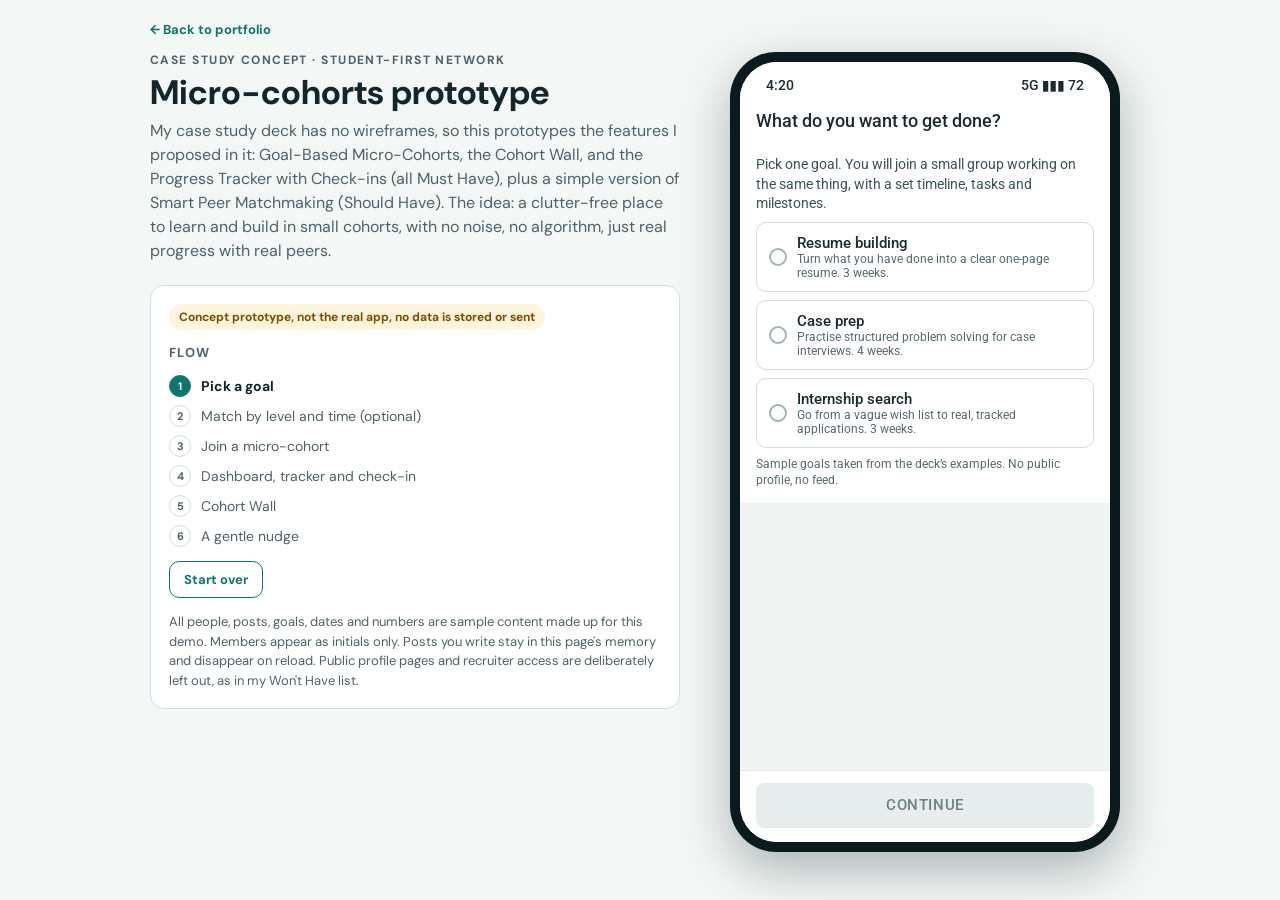
<file: prototypes/linkedin-micro-cohorts.html>
<!doctype html>
<html lang="en">
<head>
<meta charset="utf-8">
<meta name="viewport" content="width=device-width,initial-scale=1,viewport-fit=cover">
<title>Micro-cohorts prototype</title>
<link rel="stylesheet" href="https://fonts.googleapis.com/css2?family=DM+Sans:wght@400;500;700&family=Roboto:wght@400;500;700&display=swap">
<style>
/* Layout: explainer + flow steps on the left, one phone running the flow on the right.
   Page chrome is themed; the phone screen is a fixed light concept UI. */
:root {
  --bg: #F3F7F6; --surface: #FFFFFF; --ink: #14262B; --muted: #4F6168; --line: #D5E1DF; --accent: #0F766E; --accent-ink: #FFFFFF;
  --warn-bg: #FFF4DC; --warn-ink: #7A4F00;
  --font-ui: "DM Sans", system-ui, sans-serif; --font-app: "Roboto", system-ui, sans-serif;
  color-scheme: light;
}
@media (prefers-color-scheme: dark) { :root:not([data-theme="light"]) {
  --bg: #0D1A1D; --surface: #15272B; --ink: #E6F0EE; --muted: #A6BAB6; --line: #284046; --accent: #5EEAD4; --accent-ink: #0D1A1D;
  --warn-bg: #3A2E12; --warn-ink: #F2C879; color-scheme: dark; } }
:root[data-theme="dark"] {
  --bg: #0D1A1D; --surface: #15272B; --ink: #E6F0EE; --muted: #A6BAB6; --line: #284046; --accent: #5EEAD4; --accent-ink: #0D1A1D;
  --warn-bg: #3A2E12; --warn-ink: #F2C879; color-scheme: dark; }
* { box-sizing: border-box; }
[hidden] { display: none !important; }
body { margin: 0; background: var(--bg); color: var(--ink); font: 14px var(--font-ui); padding-block: 20px 28px; padding-left: max(16px, env(safe-area-inset-left, 0px)); padding-right: max(16px, env(safe-area-inset-right, 0px)); }
.back { display: inline-block; max-width: 980px; margin: 0 auto 14px; font-weight: 700; font-size: 13px; color: var(--accent); text-decoration: none; }
.back:hover { text-decoration: underline; }
.topbar { max-width: 980px; margin: 0 auto; }
a:focus-visible, .pbtn:focus-visible, .btn:focus-visible, button:focus-visible, textarea:focus-visible { outline: 3px solid var(--accent); outline-offset: 2px; }
.wrap { max-width: 980px; margin: 0 auto; display: grid; grid-template-columns: minmax(0, 1fr) 410px; gap: 40px; align-items: start; }
.side { display: flex; flex-direction: column; gap: 22px; min-width: 0; }
.eyebrow { font-size: 12px; letter-spacing: .12em; text-transform: uppercase; color: var(--muted); font-weight: 700; }
h1 { margin: 6px 0 8px; font-size: 34px; line-height: 1.1; text-wrap: balance; }
.lede { margin: 0; color: var(--muted); font-size: 16px; line-height: 1.5; max-width: 50ch; }
.sim { background: var(--surface); border: 1px solid var(--line); border-radius: 14px; padding: 18px; display: flex; flex-direction: column; gap: 14px; }
.sim h2 { margin: 0; font-size: 13px; letter-spacing: .1em; text-transform: uppercase; color: var(--muted); }
.tag { align-self: flex-start; font-size: 12px; font-weight: 700; background: var(--warn-bg); color: var(--warn-ink); padding: 5px 10px; border-radius: 999px; }
.steps { list-style: none; margin: 0; padding: 0; display: grid; gap: 8px; }
.steps li { display: flex; gap: 10px; align-items: center; font-size: 14px; color: var(--muted); }
.steps li b { width: 22px; height: 22px; border-radius: 50%; border: 1.5px solid var(--line); display: grid; place-items: center; font-size: 11px; flex: none; }
.steps li.on { color: var(--ink); font-weight: 700; }
.steps li.on b { background: var(--accent); border-color: var(--accent); color: var(--accent-ink); }
.steps li.done b { border-color: var(--accent); color: var(--accent); }
.steps li small { font-weight: 400; color: var(--muted); }
.row { display: flex; gap: 10px; flex-wrap: wrap; }
.pbtn { font: 700 13px var(--font-ui); border: 1.5px solid var(--accent); color: var(--accent); background: transparent; padding: 9px 14px; border-radius: 10px; cursor: pointer; }
.note { font-size: 13px; color: var(--muted); line-height: 1.5; margin: 0; }

/* phone */
.phone { width: 390px; max-width: 100%; height: 800px; background: #0B1A1D; border-radius: 46px; padding: 10px; box-shadow: 0 18px 50px rgba(5,25,30,.3); margin: 0 auto; }
.screen { position: relative; height: 100%; background: #fff; border-radius: 37px; overflow: hidden; display: flex; flex-direction: column; font-family: var(--font-app); color: #1B2A2F; }
.status { height: 40px; display: flex; justify-content: space-between; align-items: center; padding: 6px 26px 0; font-size: 14px; font-weight: 500; flex: none; background: #fff; }
.view { flex: 1; display: flex; flex-direction: column; min-height: 0; }
.hdr { display: flex; align-items: center; gap: 10px; padding: 8px 16px 10px; flex: none; background: #fff; }
.hdr h2 { margin: 0; font-size: 18px; font-weight: 500; outline: none; overflow-wrap: anywhere; }
.hdr h2 small { display: block; font-size: 12px; font-weight: 400; color: #55696F; }
.hdr button { background: none; border: 0; padding: 4px; cursor: pointer; color: #1B2A2F; display: grid; border-radius: 6px; }
.scroll { flex: 1; overflow-y: auto; overflow-x: hidden; background: #F0F5F4; }
.sec { background: #fff; padding: 14px 16px; margin-bottom: 8px; }
.sec h3 { margin: 0 0 10px; font-size: 15px; font-weight: 500; }
.sec p { margin: 0 0 8px; font-size: 13.5px; line-height: 1.45; color: #3C5057; overflow-wrap: anywhere; }
.fine { font-size: 12px; color: #55696F; line-height: 1.4; margin-top: 8px; overflow-wrap: anywhere; }
.opts { display: grid; gap: 8px; }
.opt { text-align: left; font: 400 14px var(--font-app); border: 1.5px solid #CFDDDB; background: #fff; border-radius: 10px; padding: 11px 12px; cursor: pointer; color: #1B2A2F; display: flex; gap: 10px; align-items: center; width: 100%; }
.opt small { display: block; color: #55696F; font-size: 12px; }
.opt b { font-weight: 500; display: block; font-size: 15px; }
.opt[aria-pressed="true"], .opt[aria-checked="true"] { border-color: #0F766E; background: #E3F4F1; }
.opt .dot { width: 18px; height: 18px; border-radius: 50%; border: 2px solid #9FB5B2; flex: none; display: grid; place-items: center; }
.opt[aria-pressed="true"] .dot { border-color: #0F766E; background: #0F766E; }
.opt[aria-pressed="true"] .dot::after { content: ""; width: 6px; height: 6px; border-radius: 50%; background: #fff; }
.opt .box { width: 20px; height: 20px; border-radius: 6px; border: 2px solid #9FB5B2; flex: none; display: grid; place-items: center; color: #fff; }
.opt[aria-checked="true"] .box { background: #0F766E; border-color: #0F766E; }
.opt[aria-checked="true"] .lbl { text-decoration: line-through; color: #55696F; }
.opt .lbl { flex: 1; min-width: 0; overflow-wrap: anywhere; }
.seg { display: flex; background: #E9F0EF; border-radius: 8px; padding: 3px; gap: 3px; margin-bottom: 10px; }
.seg button { flex: 1; border: 0; background: transparent; padding: 8px 4px; border-radius: 6px; font: 500 13px var(--font-app); color: #3C5057; cursor: pointer; }
.seg button[aria-pressed="true"] { background: #fff; color: #0B5E57; box-shadow: 0 1px 3px rgba(20,40,45,.18); }
.foot { padding: 12px 16px 14px; background: #fff; border-top: 1px solid #E1EAE9; display: grid; gap: 10px; flex: none; }
.btn { font: 500 14.5px var(--font-app); letter-spacing: .04em; text-transform: uppercase; width: 100%; padding: 13px; border-radius: 8px; border: 1.5px solid #0F766E; cursor: pointer; display: flex; justify-content: center; align-items: center; gap: 8px; }
.btn.primary { background: #0F766E; color: #fff; } .btn.outline { background: #fff; color: #0B5E57; }
.btn:disabled { background: #E6EDEC; border-color: #E6EDEC; color: #6E8186; cursor: not-allowed; }
.pill { font-size: 11.5px; font-weight: 500; padding: 3px 9px; border-radius: 999px; white-space: nowrap; display: inline-block; }
.pill.q { background: #E4E9FB; color: #2B3FA8; } .pill.w { background: #FDF1DC; color: #7A4F00; } .pill.g { background: #DDF3EA; color: #0A6A4F; } .pill.s { background: #EEF1F4; color: #3C5057; }
.av { width: 30px; height: 30px; border-radius: 50%; display: grid; place-items: center; font-size: 11px; font-weight: 700; flex: none; color: #1B2A2F; background: #CDEAE6; }
.av.c1 { background: #FDE2C8; } .av.c2 { background: #DCD9F7; } .av.c3 { background: #D6EBC9; } .av.c4 { background: #F7D5E3; } .av.me { background: #0F766E; color: #fff; }
.avs { display: flex; gap: 6px; flex-wrap: wrap; align-items: center; }
.bar { height: 10px; background: #E1EAE9; border-radius: 999px; overflow: hidden; }
.bar i { display: block; height: 100%; background: #0F766E; border-radius: 999px; }
.big { font-size: 26px; font-weight: 500; }
.ms { display: grid; gap: 10px; }
.ms div small { display: flex; justify-content: space-between; font-size: 12.5px; margin-bottom: 4px; color: #3C5057; gap: 8px; }
.ms .bar { height: 8px; }
.ms .reached i { background: #0A8A5A; }
.kv { display: flex; justify-content: space-between; gap: 12px; padding: 6px 0; font-size: 13.5px; align-items: center; }
.kv span:first-child { color: #55696F; }
.kv b { font-weight: 500; text-align: right; }
.post { border: 1px solid #DCE6E4; border-radius: 12px; padding: 11px 12px; margin-bottom: 10px; }
.post .who { display: flex; gap: 8px; align-items: center; margin-bottom: 6px; font-size: 13px; }
.post .who b { font-weight: 500; } .post .who span.pill { margin-left: auto; }
.post p { margin: 0; font-size: 14px; line-height: 1.45; color: #1B2A2F; overflow-wrap: anywhere; }
.reply { display: flex; gap: 8px; margin-top: 8px; padding: 8px 10px; background: #F0F5F4; border-radius: 10px; font-size: 13px; line-height: 1.4; overflow-wrap: anywhere; }
.reply .av { width: 24px; height: 24px; font-size: 9.5px; }
textarea { width: 100%; font: 400 14px var(--font-app); border: 1.5px solid #9FB5B2; border-radius: 10px; padding: 10px; resize: none; color: #1B2A2F; background: #fff; }
.tabs { display: grid; grid-template-columns: repeat(3, 1fr); background: #fff; border-top: 1px solid #E1EAE9; flex: none; }
.tabs button { background: none; border: 0; padding: 10px 4px 12px; font: 500 12px var(--font-app); color: #55696F; cursor: pointer; display: grid; justify-items: center; gap: 3px; }
.tabs button[aria-current="page"] { color: #0B5E57; box-shadow: inset 0 3px 0 #0F766E; }
.notif { border-radius: 16px; background: #fff; border: 1px solid #CFDDDB; box-shadow: 0 6px 18px rgba(20,40,45,.12); padding: 14px; display: flex; gap: 12px; margin: 14px 12px 6px; }
.notif .ic { width: 38px; height: 38px; border-radius: 10px; background: #0F766E; display: grid; place-items: center; flex: none; }
.notif b { font-weight: 500; font-size: 15px; display: block; margin: 2px 0 4px; }
.notif p { margin: 0; font-size: 13.5px; line-height: 1.45; color: #3C5057; }
.notif small { font-size: 11.5px; color: #55696F; }
.hero { text-align: center; padding: 6px 16px 4px; }
.toast { position: absolute; left: 16px; right: 16px; bottom: 76px; background: #14262B; color: #fff; padding: 10px 14px; border-radius: 8px; font-size: 13px; z-index: 4; line-height: 1.4; }
@media (max-width: 860px) { .wrap { grid-template-columns: minmax(0, 1fr); gap: 28px; } .phone { order: -1; } h1 { font-size: 28px; } }
@media (max-width: 440px) { .phone { height: 760px; border-radius: 38px; padding: 8px; } .screen { border-radius: 30px; } }
@media (prefers-reduced-motion: no-preference) { .view.enter { animation: fade .22s ease-out; } .bar i { transition: width .3s ease; } @keyframes fade { from { opacity: 0; transform: translateY(6px); } to { opacity: 1; transform: none; } } }
</style>
</head>
<body>
<div class="topbar"><a class="back" href="/#case-studies">&larr; Back to portfolio</a></div>
<main class="wrap">
  <section class="side">
    <div>
      <div class="eyebrow">Case study concept &middot; Student-first network</div>
      <h1>Micro-cohorts prototype</h1>
      <p class="lede">My case study deck has no wireframes, so this prototypes the features I proposed in it: Goal-Based Micro-Cohorts, the Cohort Wall, and the Progress Tracker with Check-ins (all Must Have), plus a simple version of Smart Peer Matchmaking (Should Have). The idea: a clutter-free place to learn and build in small cohorts, with no noise, no algorithm, just real progress with real peers.</p>
    </div>
    <div class="sim">
      <span class="tag">Concept prototype, not the real app, no data is stored or sent</span>
      <h2>Flow</h2>
      <ol class="steps" id="steps" aria-label="Flow steps"></ol>
      <div class="row">
        <button class="pbtn" id="reset" type="button">Start over</button>
      </div>
      <p class="note">All people, posts, goals, dates and numbers are sample content made up for this demo. Members appear as initials only. Posts you write stay in this page's memory and disappear on reload. Public profile pages and recruiter access are deliberately left out, as in my Won't Have list.</p>
    </div>
  </section>
  <div class="phone" role="region" aria-label="Concept phone screen"><div class="screen" id="app"></div></div>
</main>

<script>
(function () {
  "use strict";
  var GOALS = {
    resume: {
      name: "Resume building", weeks: 3, blurb: "Turn what you have done into a clear one-page resume.",
      tasks: ["Collect your projects and experience", "Draft a one-page resume", "Rewrite bullets to show outcomes", "Swap drafts with a peer for a read-through", "Finalise and export your resume"],
      miles: [{ n: "Content gathered", t: [0, 1] }, { n: "Peer-reviewed draft", t: [2, 3] }, { n: "Final resume ready", t: [4] }],
      posts: [
        { who: "AK", c: 1, kind: "Question", text: "How do you word a class project so it does not sound like filler?", replies: [{ who: "RS", c: 2, text: "Sample reply: start with what you built, then what changed because of it." }] },
        { who: "MP", c: 3, kind: "Win", text: "Finished my first full draft today. One page, finally.", replies: [{ who: "TN", c: 4, text: "Sample reply: nice, send it over for the swap!" }] }
      ]
    },
    case: {
      name: "Case prep", weeks: 4, blurb: "Practise structured problem solving for case interviews.",
      tasks: ["Learn one case framework", "Solve one case on your own", "Walk a peer through your approach", "Do a timed practice case", "Write three lessons from your cases"],
      miles: [{ n: "Framework learned", t: [0, 1] }, { n: "Practised with a peer", t: [2, 3] }, { n: "Lessons written", t: [4] }],
      posts: [
        { who: "RS", c: 2, kind: "Question", text: "Do you clarify the goal first or jump straight to a structure?", replies: [{ who: "AK", c: 1, text: "Sample reply: clarify first, even if it takes one minute." }] },
        { who: "TN", c: 4, kind: "Win", text: "Solved my first timed case without freezing.", replies: [{ who: "MP", c: 3, text: "Sample reply: well done, that first one is the hardest." }] }
      ]
    },
    intern: {
      name: "Internship search", weeks: 3, blurb: "Go from a vague wish list to real, tracked applications.",
      tasks: ["Shortlist roles you actually want", "Tailor your resume to one role", "Draft a short intro note", "Prepare three interview stories", "Log the applications you sent"],
      miles: [{ n: "Shortlist ready", t: [0, 1] }, { n: "Materials prepared", t: [2, 3] }, { n: "Applications logged", t: [4] }],
      posts: [
        { who: "MP", c: 3, kind: "Question", text: "How many roles should I shortlist before I start applying?", replies: [{ who: "RS", c: 2, text: "Sample reply: a small list you can tailor to beats a long one." }] },
        { who: "AK", c: 1, kind: "Win", text: "Sent my first tailored application this week.", replies: [{ who: "TN", c: 4, text: "Sample reply: great start, keep the momentum." }] }
      ]
    }
  };
  var ORDER = ["resume", "case", "intern"];
  var LEVELS = ["Just starting", "Some practice", "Fairly confident"];
  var AVAIL = ["Weekday evenings", "Weekends", "Flexible"];
  var CI = ["On track", "Slightly behind", "Need help"];
  var PEERS = [{ w: "AK", c: 1, n: 3 }, { w: "RS", c: 2, n: 2 }, { w: "MP", c: 3, n: 4 }, { w: "TN", c: 4, n: 1 }, { w: "SD", c: 0, n: 3 }];
  var PEER_CI = { AK: "On track", RS: "Slightly behind", MP: "On track", TN: "Need help", SD: "On track" };

  function fresh() {
    return { screen: "goal", goal: null, level: null, avail: null, matched: "", done: [false, false, false, false, false],
      freq: "Weekly", pick: null, checked: null, posts: [], kind: "Question", draft: "", toast: "" };
  }
  var S = fresh(), timer = null, lastScreen = "";

  function esc(s) { return String(s).replace(/[&<>"']/g, function (c) { return { "&": "&amp;", "<": "&lt;", ">": "&gt;", '"': "&quot;", "'": "&#39;" }[c]; }); }
  function G() { return GOALS[S.goal]; }
  function count() { return S.done.filter(Boolean).length; }

  var ic = {
    back: '<svg width="24" height="24" viewBox="0 0 24 24" fill="none" stroke="currentColor" stroke-width="2" aria-hidden="true"><path d="M15 5l-7 7 7 7"/></svg>',
    tick: '<svg width="14" height="14" viewBox="0 0 24 24" fill="none" stroke="#fff" stroke-width="3.5" stroke-linecap="round" aria-hidden="true"><path d="M5 12.5l4.5 4.5L19 7.5"/></svg>',
    chart: '<svg width="22" height="22" viewBox="0 0 24 24" fill="none" stroke="currentColor" stroke-width="2" stroke-linecap="round" aria-hidden="true"><path d="M5 20V10M12 20V4M19 20v-7"/></svg>',
    wall: '<svg width="22" height="22" viewBox="0 0 24 24" fill="none" stroke="currentColor" stroke-width="2" stroke-linejoin="round" aria-hidden="true"><path d="M4 5h16v11H9l-5 4z"/></svg>',
    bell: '<svg width="22" height="22" viewBox="0 0 24 24" fill="none" stroke="currentColor" stroke-width="2" stroke-linecap="round" stroke-linejoin="round" aria-hidden="true"><path d="M6 17V11a6 6 0 0112 0v6l1.5 2h-15zM10 21h4"/></svg>',
    bellw: '<svg width="22" height="22" viewBox="0 0 24 24" fill="none" stroke="#fff" stroke-width="2" stroke-linecap="round" stroke-linejoin="round" aria-hidden="true"><path d="M6 17V11a6 6 0 0112 0v6l1.5 2h-15zM10 21h4"/></svg>'
  };
  function status() { return '<div class="status" aria-hidden="true"><span>4:20</span><span>5G ▮▮▮ 72</span></div>'; }
  function hdr(title, back, sub) {
    return '<div class="hdr">' + (back ? '<button type="button" data-act="' + back + '" aria-label="Back">' + ic.back + '</button>' : "") +
      '<h2 tabindex="-1">' + title + (sub ? '<small>' + sub + '</small>' : "") + '</h2></div>';
  }
  function av(w, c, extra) { return '<span class="av c' + c + (extra ? " " + extra : "") + '" aria-label="Member ' + w + '">' + w + '</span>'; }
  function tabs(cur) {
    var t = [["dash", "Progress", ic.chart], ["wall", "Cohort Wall", ic.wall], ["nudge", "Nudge", ic.bell]];
    return '<nav class="tabs" aria-label="Cohort sections">' + t.map(function (x) {
      return '<button type="button" data-act="' + x[0] + '" data-fk="tab' + x[0] + '"' + (cur === x[0] ? ' aria-current="page"' : "") + '>' + x[2] + x[1] + '</button>';
    }).join("") + '</nav>';
  }

  function goalScreen() {
    return status() + '<div class="view">' + hdr("What do you want to get done?", "") +
      '<div class="scroll"><div class="sec"><p>Pick one goal. You will join a small group working on the same thing, with a set timeline, tasks and milestones.</p>' +
      '<div class="opts" role="group" aria-label="Goals">' + ORDER.map(function (k) {
        var g = GOALS[k];
        return '<button type="button" class="opt" data-goal="' + k + '" data-fk="g' + k + '" aria-pressed="' + (S.goal === k) + '"><span class="dot"></span><span><b>' + g.name + '</b><small>' + g.blurb + ' ' + g.weeks + ' weeks.</small></span></button>';
      }).join("") + '</div>' +
      '<div class="fine">Sample goals taken from the deck’s examples. No public profile, no feed.</div></div></div>' +
      '<div class="foot"><button type="button" class="btn primary" data-act="match"' + (S.goal ? "" : " disabled") + '>Continue</button></div></div>';
  }
  function opts(list, key, sel) {
    return '<div class="opts" role="group" aria-label="' + key + '">' + list.map(function (v, i) {
      return '<button type="button" class="opt" data-' + key + '="' + i + '" data-fk="' + key + i + '" aria-pressed="' + (sel === i) + '"><span class="dot"></span><span>' + v + '</span></button>';
    }).join("") + '</div>';
  }
  function matchScreen() {
    return status() + '<div class="view">' + hdr("Find your people", "goal", "Optional step") +
      '<div class="scroll"><div class="sec"><h3>Your level in ' + esc(G().name.toLowerCase()) + '</h3>' + opts(LEVELS, "level", S.level) + '</div>' +
      '<div class="sec"><h3>When can you meet?</h3>' + opts(AVAIL, "avail", S.avail) +
      '<div class="fine">The deck proposes AI matching on skill level, time zone, goal and learning style. This demo simplifies it to level and availability, and no real matching runs.</div></div></div>' +
      '<div class="foot"><button type="button" class="btn primary" data-act="matchgo"' + (S.level !== null && S.avail !== null ? "" : " disabled") + '>Find my cohort</button>' +
      '<button type="button" class="btn outline" data-act="skip">Skip, match on goal only</button></div></div>';
  }
  function joinScreen() {
    var g = G();
    return status() + '<div class="view">' + hdr("Your micro-cohort", "match", "Sample cohort") +
      '<div class="scroll"><div class="sec"><h3>' + g.name + ' cohort</h3>' +
      '<div class="kv"><span>Timeline</span><b>' + g.weeks + ' weeks</b></div><div class="kv"><span>Group size</span><b>6 people (sample)</b></div>' +
      '<div class="kv"><span>Matched on</span><b>' + esc(S.matched) + '</b></div>' +
      '<div class="avs" style="margin-top:6px" role="group" aria-label="Sample members">' + PEERS.map(function (p) { return av(p.w, p.c); }).join("") + av("You", 0, "me") + '</div>' +
      '<div class="fine">Members shown as sample initials only.</div></div>' +
      '<div class="sec"><h3>Cohort milestones</h3><ol style="margin:0;padding-left:20px;font-size:14px;line-height:1.7">' + g.miles.map(function (m) { return "<li>" + m.n + "</li>"; }).join("") + '</ol></div>' +
      '<div class="sec"><h3>Set tasks</h3><p>' + g.tasks.length + ' tasks you tick off together. Everything stays inside this private group.</p></div></div>' +
      '<div class="foot"><button type="button" class="btn primary" data-act="join">Join this cohort</button></div></div>';
  }
  function dashScreen() {
    var g = G(), n = count(), total = g.tasks.length;
    var ms = g.miles.map(function (m) {
      var d = m.t.filter(function (i) { return S.done[i]; }).length, pct = Math.round(d / m.t.length * 100), r = d === m.t.length;
      return '<div class="' + (r ? "reached" : "") + '"><small><span>' + m.n + '</span><span>' + (r ? "Reached" : d + " of " + m.t.length) + '</span></small><div class="bar" role="progressbar" aria-label="' + m.n + '" aria-valuemin="0" aria-valuemax="100" aria-valuenow="' + pct + '"><i style="width:' + pct + '%"></i></div></div>';
    }).join("");
    var tasks = g.tasks.map(function (t, i) {
      return '<button type="button" class="opt" role="checkbox" aria-checked="' + S.done[i] + '" data-task="' + i + '" data-fk="t' + i + '"><span class="box">' + (S.done[i] ? ic.tick : "") + '</span><span class="lbl">' + t + '</span></button>';
    }).join("");
    var freq = ["Daily", "Weekly"].map(function (f) { return '<button type="button" data-freq="' + f + '" data-fk="f' + f + '" aria-pressed="' + (S.freq === f) + '">' + f + '</button>'; }).join("");
    var ci = CI.map(function (v, i) { return '<button type="button" class="opt" data-ci="' + i + '" data-fk="ci' + i + '" aria-pressed="' + (S.pick === i) + '"><span class="dot"></span><span>' + v + '</span></button>'; }).join("");
    var rows = PEERS.slice(0, 4).map(function (p) { return '<div class="kv"><span class="avs">' + av(p.w, p.c) + '</span><span class="pill s">' + PEER_CI[p.w] + '</span></div>'; }).join("") +
      (S.checked ? '<div class="kv"><span class="avs">' + av("You", 0, "me") + '</span><span class="pill g">' + CI[S.checked.pick] + ' &middot; ' + S.checked.freq.toLowerCase() + '</span></div>' : "");
    return status() + '<div class="view">' + hdr(esc(g.name), "", "Cohort dashboard &middot; sample") +
      '<div class="scroll"><div class="sec"><div class="big">' + n + ' of ' + total + ' <span style="font-size:15px;color:#55696F">tasks done</span></div>' +
      '<div class="bar" style="margin:8px 0 12px" role="progressbar" aria-label="Tasks done" aria-valuemin="0" aria-valuemax="' + total + '" aria-valuenow="' + n + '"><i style="width:' + (n / total * 100) + '%"></i></div>' +
      '<div class="ms">' + ms + '</div></div>' +
      '<div class="sec"><h3>Your tasks</h3><div class="opts" role="group" aria-label="Tasks">' + tasks + '</div></div>' +
      '<div class="sec"><h3>Check-in</h3><div class="seg" role="group" aria-label="Check-in rhythm">' + freq + '</div>' +
      '<p>' + (S.freq === "Daily" ? "How did today go?" : "How did this week go?") + '</p><div class="opts">' + ci + '</div>' +
      '<div style="margin-top:10px"><button type="button" class="btn outline" data-act="checkin"' + (S.pick === null ? " disabled" : "") + '>Submit check-in</button></div>' +
      '<div class="fine">Check-ins here are only visible in this demo.</div></div>' +
      '<div class="sec"><h3>Cohort check-ins <span class="pill s">sample</span></h3>' + rows + '</div></div>' + tabs("dash") + '</div>';
  }
  function postHtml(p) {
    return '<div class="post"><div class="who">' + (p.me ? av("You", 0, "me") : av(p.who, p.c)) + '<b>' + (p.me ? "You" : "Member " + p.who) + '</b><span class="pill ' + (p.kind === "Win" ? "w" : "q") + '">' + p.kind + '</span></div><p>' + esc(p.text) + '</p>' +
      p.replies.map(function (r) { return '<div class="reply">' + av(r.who, r.c) + '<span>' + esc(r.text) + '</span></div>'; }).join("") + '</div>';
  }
  function wallScreen() {
    var kinds = ["Question", "Win"].map(function (k) { return '<button type="button" data-kind="' + k + '" data-fk="k' + k + '" aria-pressed="' + (S.kind === k) + '">' + k + '</button>'; }).join("");
    var empty = S.draft.trim() === "";
    return status() + '<div class="view">' + hdr("Cohort Wall", "", "Private to your cohort &middot; sample posts") +
      '<div class="scroll"><div class="sec"><div class="seg" role="group" aria-label="Post type">' + kinds + '</div>' +
      '<label for="draft" class="fine" style="display:block;margin:0 0 6px">' + (S.kind === "Question" ? "Ask your cohort a question" : "Share a win") + '</label>' +
      '<textarea id="draft" rows="3" maxlength="200" placeholder="' + (S.kind === "Question" ? "What are you stuck on?" : "What went well?") + '">' + esc(S.draft) + '</textarea>' +
      '<div style="margin-top:10px"><button type="button" class="btn primary" data-act="post"' + (empty ? " disabled" : "") + '>Post to cohort</button></div>' +
      '<div class="fine">No public audience, no likes, no feed ranking. Kept in memory only.</div></div>' +
      '<div class="sec"><h3>Recent posts</h3>' + S.posts.map(postHtml).join("") + '</div></div>' + tabs("wall") + '</div>';
  }
  function nudgeScreen() {
    var g = G(), n = count(), total = g.tasks.length, next = -1, i;
    for (i = 0; i < total; i++) { if (!S.done[i]) { next = i; break; } }
    var msg = next === -1 ? "All " + total + " tasks done. Every milestone is reached. Nice work." :
      "No pressure. Your next small step: “" + esc(g.tasks[next]) + "”.";
    return status() + '<div class="view">' + hdr("Nudges", "", "Automated and peer nudges &middot; sample") +
      '<div class="scroll"><div class="notif"><div class="ic">' + ic.bellw + '</div><div><small>Automated nudge &middot; ' + esc(g.name) + '</small><b>' + n + ' of ' + total + ' tasks done</b><p>' + msg + '</p></div></div>' +
      '<div class="notif"><div class="ic" style="background:#8A5CF0">' + '<span style="color:#fff;font-weight:700;font-size:13px">TN</span>' + '</div><div><small>Peer nudge &middot; sample</small><b>Member TN</b><p>Sample message: “I am doing a task tonight. Want to do one alongside me?”</p></div></div>' +
      '<div class="sec" style="margin-top:8px"><p>Nudges are gentle and only come from your cohort or the tracker, never from strangers or ads.</p>' +
      (n !== 2 ? '<button type="button" class="btn outline" data-act="example">Preview the 2 of 5 example</button>' : "") + '</div></div>' +
      '<div class="foot">' + (next === -1 ? '' : '<button type="button" class="btn primary" data-act="donext">Do next task</button>') +
      '<button type="button" class="btn outline" data-act="dash">Back to dashboard</button></div></div>';
  }

  var ORDER_SCREENS = ["goal", "match", "join", "dash", "wall", "nudge"];
  var LABELS = ["Pick a goal", "Match by level and time (optional)", "Join a micro-cohort", "Dashboard, tracker and check-in", "Cohort Wall", "A gentle nudge"];
  function steps() {
    var idx = ORDER_SCREENS.indexOf(S.screen);
    document.getElementById("steps").innerHTML = LABELS.map(function (l, i) {
      return '<li class="' + (i < idx ? "done" : i === idx ? "on" : "") + '"' + (i === idx ? ' aria-current="step"' : "") + '><b>' + (i + 1) + '</b>' + l + '</li>';
    }).join("");
  }
  function render() {
    var el = document.getElementById("app");
    var fk = document.activeElement && el.contains(document.activeElement) ? document.activeElement.getAttribute("data-fk") : null;
    var sc = el.querySelector(".scroll"), top = sc ? sc.scrollTop : 0;
    var f = { goal: goalScreen, match: matchScreen, join: joinScreen, dash: dashScreen, wall: wallScreen, nudge: nudgeScreen }[S.screen];
    el.innerHTML = f() + (S.toast ? '<div class="toast" role="status">' + esc(S.toast) + '</div>' : "");
    var changed = S.screen !== lastScreen;
    if (changed) {
      var vw = el.querySelector(".view"); if (vw) vw.classList.add("enter");
      if (lastScreen !== "") { var h = el.querySelector("h2"); if (h) h.focus({ preventScroll: true }); }
      lastScreen = S.screen;
    } else {
      var ns = el.querySelector(".scroll"); if (ns) ns.scrollTop = top;
      if (fk) { var t = el.querySelector('[data-fk="' + fk + '"]'); if (t) t.focus({ preventScroll: true }); }
    }
    steps();
  }
  function go(s) { S.screen = s; S.toast = ""; render(); }
  function toast(m) { S.toast = m; render(); clearTimeout(timer); timer = setTimeout(function () { S.toast = ""; render(); }, 2600); }

  var app = document.getElementById("app");
  app.addEventListener("click", function (e) {
    var t = e.target.closest("[data-act],[data-goal],[data-level],[data-avail],[data-task],[data-freq],[data-ci],[data-kind]");
    if (!t) return;
    var d = t.dataset;
    if (d.goal) { S.goal = d.goal; return render(); }
    if (d.level !== undefined) { S.level = parseInt(d.level, 10); return render(); }
    if (d.avail !== undefined) { S.avail = parseInt(d.avail, 10); return render(); }
    if (d.task !== undefined) { var i = parseInt(d.task, 10); S.done[i] = !S.done[i]; return render(); }
    if (d.freq) { S.freq = d.freq; return render(); }
    if (d.ci !== undefined) { S.pick = parseInt(d.ci, 10); return render(); }
    if (d.kind) { S.kind = d.kind; return render(); }
    var a = d.act;
    if (a === "match") return go("match");
    if (a === "goal") return go("goal");
    if (a === "match") return go("match");
    if (a === "matchgo") { S.matched = "goal, " + LEVELS[S.level].toLowerCase() + ", " + AVAIL[S.avail].toLowerCase(); return go("join"); }
    if (a === "skip") { S.matched = "goal only"; return go("join"); }
    if (a === "join") { S.posts = G().posts.map(function (p) { return p; }); S.done = [false, false, false, false, false]; return go("dash"); }
    if (a === "dash" || a === "wall" || a === "nudge") return go(a);
    if (a === "checkin") { S.checked = { freq: S.freq, pick: S.pick }; return toast("Check-in saved for this demo: " + CI[S.pick] + "."); }
    if (a === "post") {
      var txt = S.draft.trim(); if (!txt) return;
      var reply = S.kind === "Question" ? { who: "RS", c: 2, text: "Sample reply: happy to help. Share where you got stuck and we can go step by step." } : { who: "AK", c: 1, text: "Sample reply: well done, great progress!" };
      S.posts.unshift({ who: "You", c: 0, me: true, kind: S.kind, text: txt, replies: [reply] });
      S.draft = ""; return toast("Posted to your cohort wall. Demo only, not saved.");
    }
    if (a === "example") { S.done = [true, true, false, false, false]; return toast("Demo: first two tasks ticked."); }
    if (a === "donext") { var j = S.done.indexOf(false); if (j > -1) S.done[j] = true; return toast("Task ticked. Nice, small steps count."); }
  });
  app.addEventListener("input", function (e) {
    if (e.target.id !== "draft") return;
    S.draft = e.target.value;
    var b = app.querySelector('[data-act="post"]'); if (b) b.disabled = S.draft.trim() === "";
  });
  document.getElementById("reset").addEventListener("click", function () {
    clearTimeout(timer); S = fresh(); lastScreen = ""; render();
    var h = app.querySelector("h2"); if (h) h.focus({ preventScroll: true }); lastScreen = S.screen;
  });
  render();
})();
</script>
</body>
</html>
</file>
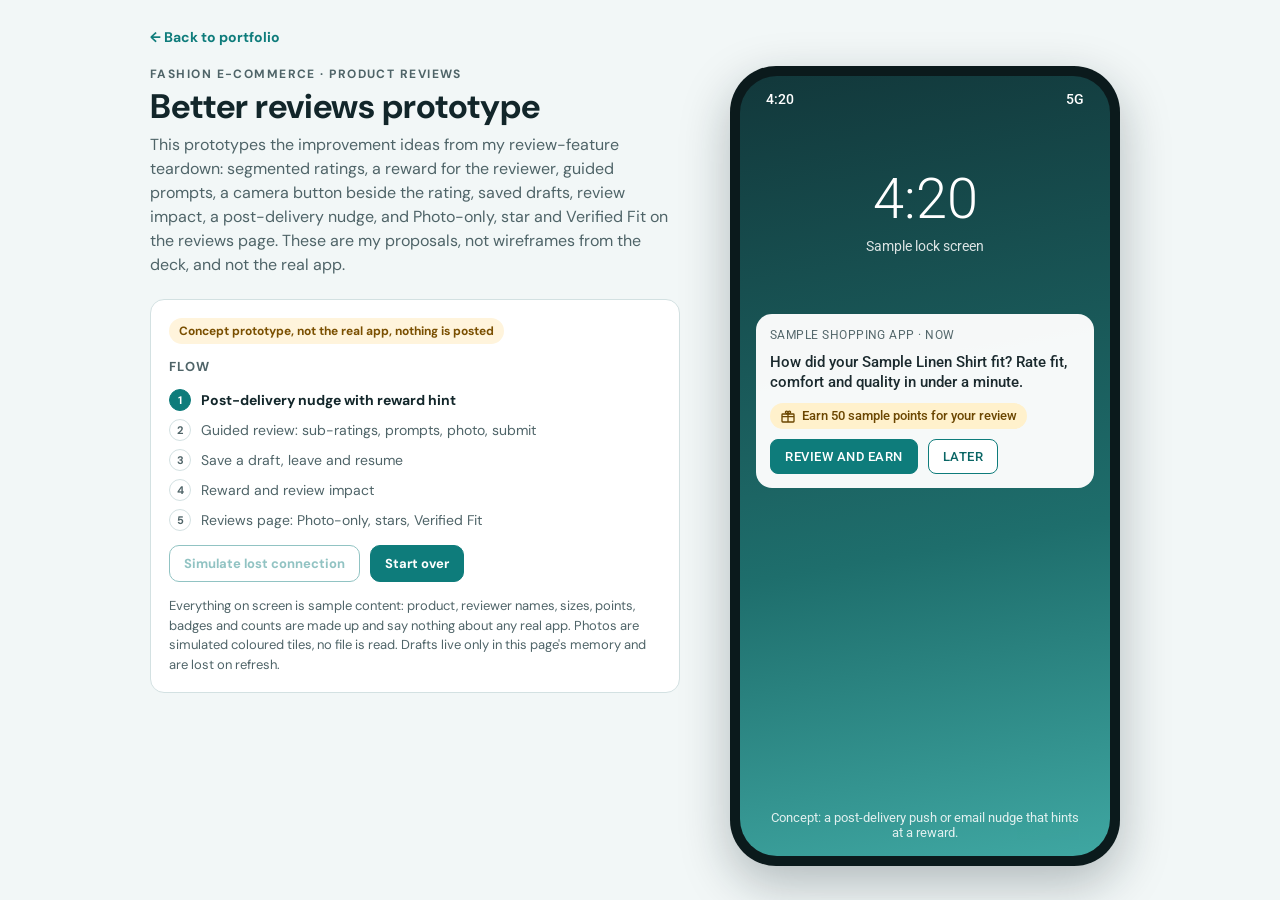
<file: prototypes/myntra-review-flow.html>
<!doctype html>
<html lang="en">
<head>
<meta charset="utf-8">
<meta name="viewport" content="width=device-width,initial-scale=1,viewport-fit=cover">
<title>Better reviews prototype</title>
<link rel="stylesheet" href="https://fonts.googleapis.com/css2?family=DM+Sans:wght@400;500;700&family=Roboto:wght@400;500;700&display=swap">
<style>
/* Layout: explainer + flow steps on the left, one phone running the flow on the right.
   Page chrome is themed; the phone screen is a fixed light concept UI (not the real app). */
:root {
  box-sizing: border-box;
  --bg: #F2F7F7; --surface: #FFFFFF; --ink: #12262A; --muted: #4F6468; --line: #D3E1E2; --accent: #0E7C7B; --accent-ink: #FFFFFF;
  --warn-bg: #FFF4DC; --warn-ink: #7A4F00;
  --font-ui: "DM Sans", system-ui, sans-serif; --font-app: "Roboto", system-ui, sans-serif;
}
@media (prefers-color-scheme: dark) { :root:not([data-theme="light"]) {
  --bg: #0C1A1C; --surface: #14262A; --ink: #E6F1F1; --muted: #9FB5B8; --line: #25393D; --accent: #5CD1CF; --accent-ink: #0C1A1C;
  --warn-bg: #3A2E12; --warn-ink: #F2C879; color-scheme: dark; } }
:root[data-theme="dark"] {
  --bg: #0C1A1C; --surface: #14262A; --ink: #E6F1F1; --muted: #9FB5B8; --line: #25393D; --accent: #5CD1CF; --accent-ink: #0C1A1C;
  --warn-bg: #3A2E12; --warn-ink: #F2C879; color-scheme: dark; }
*, *::before, *::after { box-sizing: inherit; }
[hidden] { display: none !important; }
body { margin: 0; background: var(--bg); color: var(--ink); font-family: var(--font-ui); font-size: 14px; padding-block: 24px; padding-left: max(16px, env(safe-area-inset-left, 0px)); padding-right: max(16px, env(safe-area-inset-right, 0px)); }
.back { display: inline-block; max-width: 980px; margin: 0 auto 16px; color: var(--accent); font-weight: 700; font-size: 14px; text-decoration: none; padding: 4px 0; }
.back:hover { text-decoration: underline; }
.top { max-width: 980px; margin: 0 auto; }
.wrap { max-width: 980px; margin: 0 auto; display: grid; grid-template-columns: minmax(0, 1fr) 410px; gap: 40px; align-items: start; }
.side { display: flex; flex-direction: column; gap: 22px; min-width: 0; }
.eyebrow { font-size: 12px; letter-spacing: .12em; text-transform: uppercase; color: var(--muted); font-weight: 700; }
h1 { margin: 6px 0 8px; font-size: 34px; line-height: 1.1; text-wrap: balance; }
.lede { margin: 0; color: var(--muted); font-size: 16px; line-height: 1.5; max-width: 52ch; }
.sim { background: var(--surface); border: 1px solid var(--line); border-radius: 14px; padding: 18px; display: flex; flex-direction: column; gap: 14px; }
.sim h2 { margin: 0; font-size: 13px; letter-spacing: .1em; text-transform: uppercase; color: var(--muted); }
.tag { align-self: flex-start; font-size: 12px; font-weight: 700; background: var(--warn-bg); color: var(--warn-ink); padding: 5px 10px; border-radius: 999px; }
.steps { list-style: none; margin: 0; padding: 0; display: grid; gap: 8px; }
.steps li { display: flex; gap: 10px; align-items: center; font-size: 14px; color: var(--muted); }
.steps li b { width: 22px; height: 22px; border-radius: 50%; border: 1.5px solid var(--line); display: grid; place-items: center; font-size: 11px; flex: none; }
.steps li.on { color: var(--ink); font-weight: 700; }
.steps li.on b { background: var(--accent); border-color: var(--accent); color: var(--accent-ink); }
.steps li.done b { border-color: var(--accent); color: var(--accent); }
.row { display: flex; gap: 10px; flex-wrap: wrap; }
.pbtn { font: 700 13px var(--font-ui); border: 1.5px solid var(--accent); color: var(--accent); background: transparent; padding: 9px 14px; border-radius: 10px; cursor: pointer; }
.pbtn.solid { background: var(--accent); color: var(--accent-ink); }
.pbtn:disabled { opacity: .45; cursor: not-allowed; }
.note { font-size: 13px; color: var(--muted); line-height: 1.5; margin: 0; }
:where(button, textarea, a):focus-visible { outline: 3px solid var(--accent); outline-offset: 2px; }

/* phone */
.phone { width: 390px; max-width: 100%; height: 800px; background: #0B1A1C; border-radius: 46px; padding: 10px; box-shadow: 0 18px 50px rgba(10,30,35,.28); margin: 0 auto; }
.screen { position: relative; height: 100%; background: #fff; border-radius: 37px; overflow: hidden; display: flex; flex-direction: column; font-family: var(--font-app); color: #1B2A2E; }
.screen :where(button, textarea):focus-visible { outline: 3px solid #0E7C7B; outline-offset: 2px; }
.status { height: 40px; display: flex; justify-content: space-between; align-items: center; padding: 6px 26px 0; font-size: 14px; font-weight: 500; flex: none; background: #fff; }
.view { flex: 1; display: flex; flex-direction: column; min-height: 0; }
.hdr { display: flex; align-items: center; gap: 12px; padding: 8px 14px 12px; font-size: 18px; font-weight: 500; flex: none; background: #fff; }
.hdr button { background: none; border: 0; padding: 4px; cursor: pointer; color: #1B2A2E; display: grid; border-radius: 6px; }
.scroll { flex: 1; overflow-y: auto; background: #F0F5F5; }
.sec { background: #fff; padding: 14px 16px; margin-bottom: 8px; }
.sec h3 { margin: 0 0 10px; font-size: 15px; font-weight: 500; }
.fine { font-size: 12px; color: #55686C; line-height: 1.4; }
.item { display: flex; gap: 12px; align-items: center; }
.item .tile { width: 56px; height: 64px; border-radius: 8px; background: #CFE6E3; display: grid; place-items: center; flex: none; }
.item b { display: block; font-size: 15px; font-weight: 500; }
.item small { color: #55686C; font-size: 12px; }
.foot { padding: 12px 16px 16px; background: #fff; border-top: 1px solid #E3ECEC; display: grid; gap: 8px; flex: none; }
.btn { font: 500 14px var(--font-app); letter-spacing: .04em; text-transform: uppercase; width: 100%; padding: 13px; border-radius: 8px; border: 1.5px solid #0E7C7B; cursor: pointer; display: flex; justify-content: center; align-items: center; gap: 8px; }
.btn.primary { background: #0E7C7B; color: #fff; } .btn.outline { background: #fff; color: #0A6665; }
.btn:disabled { background: #E6EDED; border-color: #E6EDED; color: #6A7B7E; cursor: not-allowed; }
.btn.sm { width: auto; padding: 9px 14px; font-size: 12.5px; }
.banner { display: flex; gap: 10px; align-items: flex-start; padding: 12px 16px; font-size: 14px; font-weight: 500; line-height: 1.35; }
.banner.amber { background: #FDF1DC; } .banner.red { background: #FCE4E0; } .banner.green { background: #DDF3EA; }
.banner small { display: block; font-weight: 400; font-size: 12.5px; color: #3E5155; margin-top: 2px; }
.banner .row { margin-top: 8px; }
/* nudge */
.lock { background: linear-gradient(170deg, #12383B, #1E6E6C 60%, #3FA7A2); color: #fff; }
.lock .status { background: transparent; color: #fff; }
.lock .body { flex: 1; padding: 30px 16px 16px; display: flex; flex-direction: column; gap: 14px; }
.lock .clock { text-align: center; font-size: 56px; font-weight: 300; margin-top: 20px; }
.lock .date { text-align: center; opacity: .85; margin-top: -8px; }
.notif { background: rgba(255,255,255,.96); color: #1B2A2E; border-radius: 16px; padding: 14px; margin-top: 46px; display: grid; gap: 10px; }
.notif .src { font-size: 11.5px; color: #55686C; letter-spacing: .04em; text-transform: uppercase; }
.notif b { font-size: 15px; font-weight: 500; line-height: 1.35; }
.reward { display: inline-flex; gap: 6px; align-items: center; background: #FFF1CC; color: #6B4600; font-size: 12.5px; font-weight: 500; padding: 5px 10px; border-radius: 999px; width: fit-content; }
/* rating */
.rrow { display: flex; justify-content: space-between; align-items: center; gap: 8px; padding: 7px 0; }
.rrow > span { font-size: 14px; }
.rrow small { display: block; color: #55686C; font-size: 11.5px; }
.stars { display: flex; gap: 0; }
.stars button { background: none; border: 0; padding: 3px; cursor: pointer; color: #A9B6B8; display: grid; border-radius: 6px; }
.stars button.on { color: #D99400; }
.avg { display: flex; justify-content: space-between; align-items: center; gap: 10px; border-top: 1px solid #E3ECEC; margin-top: 6px; padding-top: 10px; }
.avg b { font-size: 22px; font-weight: 500; }
.cam { display: inline-flex; align-items: center; gap: 6px; border: 1.5px solid #0E7C7B; background: #fff; color: #0A6665; border-radius: 999px; padding: 8px 12px; font: 500 13px var(--font-app); cursor: pointer; }
.cam:disabled { opacity: .45; cursor: not-allowed; }
.chips { display: flex; flex-wrap: wrap; gap: 8px; }
.chip { border: 1px solid #BCD0D1; border-radius: 999px; padding: 8px 13px; font: 400 13.5px var(--font-app); color: #0A6665; background: #fff; cursor: pointer; }
.chip[aria-pressed="true"] { background: #DCF0EE; border-color: #0E7C7B; color: #08504F; font-weight: 500; }
textarea { width: 100%; min-height: 110px; margin-top: 10px; border: 1.5px solid #9FB5B8; border-radius: 8px; padding: 10px; font: 400 14px/1.4 var(--font-app); color: #1B2A2E; background: #fff; resize: vertical; }
.photos { display: flex; gap: 8px; flex-wrap: wrap; margin-top: 4px; }
.ph { position: relative; width: 72px; height: 72px; border-radius: 8px; display: grid; place-items: center; }
.ph button { position: absolute; top: -6px; right: -6px; width: 24px; height: 24px; border-radius: 50%; border: 0; background: #1B2A2E; color: #fff; cursor: pointer; font-size: 14px; line-height: 1; display: grid; place-items: center; padding: 0; }
.autosave { font-size: 12px; color: #55686C; display: flex; gap: 6px; align-items: center; }
.miss { font-size: 12.5px; color: #8A3B00; }
/* reward */
.hero { background: #0E7C7B; color: #fff; padding: 22px 20px; text-align: center; display: grid; gap: 6px; justify-items: center; }
.hero h2 { margin: 4px 0 0; font-size: 22px; font-weight: 500; }
.hero p { margin: 0; font-size: 14px; line-height: 1.45; opacity: .95; }
.kv { display: flex; justify-content: space-between; align-items: center; padding: 8px 0; font-size: 14px; gap: 12px; }
.kv span:first-child { color: #55686C; }
.kv b { font-weight: 500; text-align: right; }
.badge { display: inline-flex; gap: 8px; align-items: center; background: #FFF1CC; color: #5E3E00; border-radius: 10px; padding: 8px 12px; font-size: 13.5px; font-weight: 500; }
.sample { display: inline-block; font-size: 11px; font-weight: 700; letter-spacing: .04em; background: #FFF1CC; color: #6B4600; border-radius: 999px; padding: 2px 8px; vertical-align: middle; }
.impact { display: flex; gap: 12px; }
.impact div { flex: 1; border: 1px solid #DCE7E7; border-radius: 10px; padding: 10px 12px; }
.impact b { font-size: 22px; font-weight: 500; display: block; }
.impact small { color: #55686C; font-size: 12px; }
/* reviews */
.sumrow { display: flex; gap: 14px; align-items: center; }
.sumrow .big { font-size: 36px; font-weight: 500; line-height: 1; }
.bars { flex: 1; display: grid; gap: 6px; }
.bar { display: grid; grid-template-columns: 62px 1fr 28px; gap: 8px; align-items: center; font-size: 12.5px; color: #3E5155; }
.bar i { display: block; height: 6px; border-radius: 3px; background: #E3ECEC; position: relative; overflow: hidden; }
.bar i::after { content: ""; position: absolute; inset: 0 auto 0 0; width: var(--w); background: #0E7C7B; border-radius: 3px; }
.lab { font-size: 12.5px; color: #3E5155; margin: 10px 0 6px; font-weight: 500; }
.tgl { border: 1.5px solid #9FB5B8; background: #fff; border-radius: 999px; padding: 8px 14px; font: 500 13px var(--font-app); color: #3E5155; cursor: pointer; }
.tgl[aria-pressed="true"] { background: #0E7C7B; border-color: #0E7C7B; color: #fff; }
.count { font-size: 12.5px; color: #55686C; padding: 8px 16px 6px; }
.rev { background: #fff; padding: 14px 16px; margin-bottom: 8px; display: grid; gap: 8px; }
.rev.mine { box-shadow: inset 4px 0 0 #0E7C7B; }
.rev .who { display: flex; justify-content: space-between; align-items: center; gap: 8px; font-size: 13.5px; font-weight: 500; }
.rev .who small { font-weight: 400; color: #55686C; font-size: 12px; }
.rev p { margin: 0; font-size: 14px; line-height: 1.45; white-space: pre-wrap; overflow-wrap: anywhere; }
.subs { display: flex; gap: 6px; flex-wrap: wrap; }
.subs span { font-size: 11.5px; background: #EDF3F3; color: #3E5155; padding: 3px 8px; border-radius: 6px; }
.vf { display: inline-flex; align-items: center; gap: 4px; font-size: 11.5px; font-weight: 500; background: #DDF3EA; color: #08583F; padding: 3px 8px; border-radius: 999px; }
.empty { background: #fff; padding: 22px 16px; text-align: center; font-size: 14px; color: #3E5155; line-height: 1.45; }
.toast { position: absolute; left: 16px; right: 16px; bottom: 96px; background: #1B2A2E; color: #fff; padding: 10px 14px; border-radius: 8px; font-size: 13px; z-index: 4; line-height: 1.35; }
@media (max-width: 860px) { .wrap { grid-template-columns: minmax(0, 1fr); gap: 28px; } .phone { order: -1; } h1 { font-size: 28px; } }
@media (max-width: 440px) { .phone { height: 760px; border-radius: 38px; padding: 8px; } .screen { border-radius: 30px; } }
@media (prefers-reduced-motion: no-preference) { .view.enter { animation: fade .22s ease-out; } @keyframes fade { from { opacity: 0; transform: translateY(6px); } to { opacity: 1; transform: none; } } }
</style>
</head>
<body>
<div class="top"><a class="back" href="/#case-studies">&larr; Back to portfolio</a></div>
<main class="wrap">
  <section class="side">
    <div>
      <div class="eyebrow">Fashion e-commerce &middot; Product reviews</div>
      <h1>Better reviews prototype</h1>
      <p class="lede">This prototypes the improvement ideas from my review-feature teardown: segmented ratings, a reward for the reviewer, guided prompts, a camera button beside the rating, saved drafts, review impact, a post-delivery nudge, and Photo-only, star and Verified Fit on the reviews page. These are my proposals, not wireframes from the deck, and not the real app.</p>
    </div>
    <div class="sim">
      <span class="tag">Concept prototype, not the real app, nothing is posted</span>
      <h2>Flow</h2>
      <ol class="steps" id="steps"></ol>
      <div class="row">
        <button class="pbtn" id="conn" type="button">Simulate lost connection</button>
        <button class="pbtn solid" id="reset" type="button">Start over</button>
      </div>
      <p class="note">Everything on screen is sample content: product, reviewer names, sizes, points, badges and counts are made up and say nothing about any real app. Photos are simulated coloured tiles, no file is read. Drafts live only in this page's memory and are lost on refresh.</p>
    </div>
  </section>
  <div class="phone" role="group" aria-label="Simulated phone screen for the review concept"><div class="screen" id="app"></div></div>
</main>

<script>
(function () {
  var SIZES = ["S", "M", "L", "XL"];
  var TILES = ["#F3C9B8", "#BFD8E8", "#CFE3C2", "#E7D2F0"];
  var PROMPTS = [
    { id: "fit", q: "How did it fit?", s: "The fit on me: " },
    { id: "wear", q: "Where would you wear it?", s: "I would wear it for: " },
    { id: "listing", q: "Anything different from the listing?", s: "Compared with the listing: " }
  ];
  var SAMPLES = [
    { n: "Sample reviewer A", size: "M", f: 5, c: 4, q: 5, photo: 0, t: "Sample text: Fit felt true to size on me. Fabric is fine for warm days." },
    { n: "Sample reviewer B", size: "S", f: 4, c: 4, q: 3, photo: -1, t: "Sample text: Slightly long in the sleeves. Stitching looked average." },
    { n: "Sample reviewer C", size: "L", f: 3, c: 4, q: 4, photo: 1, t: "Sample text: Roomy on me, comfortable all day. Photo attached." },
    { n: "Sample reviewer D", size: "M", f: 4, c: 5, q: 4, photo: -1, t: "Sample text: Soft and easy to move in. Would wear for casual plans." },
    { n: "Sample reviewer E", size: "XL", f: 2, c: 3, q: 3, photo: -1, t: "Sample text: Tight around the shoulders for my size." },
    { n: "Sample reviewer F", size: "M", f: 5, c: 5, q: 5, photo: 2, t: "Sample text: Looks just like the listing photos. Photo attached." },
    { n: "Sample reviewer G", size: "S", f: 5, c: 4, q: 4, photo: 3, t: "Sample text: Good fit for my size, colour is a touch lighter. Photo attached." },
    { n: "Sample reviewer H", size: "L", f: 3, c: 3, q: 2, photo: -1, t: "Sample text: Fabric felt thin after a wash." }
  ];
  function fresh() {
    return { screen: "nudge", f: 0, c: 0, q: 0, size: "", text: "", used: {}, photos: [], draft: null, offline: false,
      mine: null, mySize: "M", photoOnly: false, star: "all", toast: "", pts: 0, badge: "" };
  }
  var S = fresh(), lastScreen = "", toastTimer = null;
  var $app = document.getElementById("app");

  function esc(s) { return String(s).replace(/&/g, "&amp;").replace(/</g, "&lt;").replace(/>/g, "&gt;").replace(/"/g, "&quot;"); }
  function avg3(r) { return (r.f + r.c + r.q) / 3; }
  function starsOf(r) { return Math.round(avg3(r)); }
  function hasContent() { return !!(S.f || S.c || S.q || S.size || S.text || S.photos.length); }

  var ic = {
    back: '<svg width="24" height="24" viewBox="0 0 24 24" fill="none" stroke="currentColor" stroke-width="2" aria-hidden="true"><path d="M15 5l-7 7 7 7"/></svg>',
    star: '<svg width="28" height="28" viewBox="0 0 24 24" fill="currentColor" aria-hidden="true"><path d="M12 2.8l2.8 5.9 6.4.8-4.7 4.4 1.2 6.4L12 17.2 6.3 20.3l1.2-6.4L2.8 9.5l6.4-.8z"/></svg>',
    starS: '<svg width="14" height="14" viewBox="0 0 24 24" fill="currentColor" aria-hidden="true"><path d="M12 2.8l2.8 5.9 6.4.8-4.7 4.4 1.2 6.4L12 17.2 6.3 20.3l1.2-6.4L2.8 9.5l6.4-.8z"/></svg>',
    cam: '<svg width="20" height="20" viewBox="0 0 24 24" fill="none" stroke="currentColor" stroke-width="2" aria-hidden="true"><path d="M4 8h3l2-3h6l2 3h3v11H4z"/><circle cx="12" cy="13" r="3.5"/></svg>',
    shirt: '<svg width="34" height="34" viewBox="0 0 24 24" fill="none" stroke="#2A5D5B" stroke-width="1.6" stroke-linejoin="round" aria-hidden="true"><path d="M8 3l-5 3 2 4 2-1v11h10V9l2 1 2-4-5-3c-.5 1.5-1.8 2.3-4 2.3S8.500 4.500 8 3z"/></svg>',
    check: '<svg width="12" height="12" viewBox="0 0 24 24" fill="none" stroke="currentColor" stroke-width="3" aria-hidden="true"><path d="M5 12.5l4.5 4.500L19 7"/></svg>',
    warn: '<svg width="22" height="22" viewBox="0 0 24 24" aria-hidden="true" style="flex:none"><circle cx="12" cy="12" r="10" fill="#F5A623"/><path d="M12 7v6M12 16.500v.5" stroke="#fff" stroke-width="2" stroke-linecap="round"/></svg>',
    ok: '<svg width="22" height="22" viewBox="0 0 24 24" aria-hidden="true" style="flex:none"><circle cx="12" cy="12" r="10" fill="#0B9A75"/><path d="M7 12.500l3.200 3.200L17 9" stroke="#fff" stroke-width="2" fill="none" stroke-linecap="round"/></svg>',
    gift: '<svg width="16" height="16" viewBox="0 0 24 24" fill="none" stroke="currentColor" stroke-width="2" aria-hidden="true"><rect x="3" y="9" width="18" height="12" rx="1"/><path d="M12 9v12M3 13h18M12 9c-3 0-5-3-3-4s3 1 3 4zm0 0c3 0 5-3 3-4s-3 1-3 4z"/></svg>'
  };
  function photoTile(i, size) {
    var s = size || 72;
    return '<span class="ph" style="background:' + TILES[i % TILES.length] + ';width:' + s + 'px;height:' + s + 'px" role="img" aria-label="Sample photo tile">' +
      '<svg width="' + Math.round(s * .5) + '" height="' + Math.round(s * .5) + '" viewBox="0 0 24 24" fill="none" stroke="#2A5D5B" stroke-width="1.6" stroke-linejoin="round" aria-hidden="true"><path d="M8 3l-5 3 2 4 2-1v11h10V9l2 1 2-4-5-3c-.5 1.5-1.8 2.3-4 2.3S8.500 4.500 8 3z"/></svg></span>';
  }
  function status(cls) { return '<div class="status"' + (cls ? ' style="color:#fff;background:transparent"' : "") + '><span>4:20</span><span>' + (S.offline ? "No signal" : "5G") + '</span></div>'; }
  function hdr(t, back) { return '<div class="hdr">' + (back ? '<button type="button" data-act="' + back + '" aria-label="Back">' + ic.back + '</button>' : "") + '<span>' + t + '</span></div>'; }
  function itemCard() {
    return '<div class="item"><div class="tile">' + ic.shirt + '</div><div><b>Sample Linen Shirt</b><small>Sample brand &middot; Delivered 2 days ago (sample)</small></div></div>';
  }
  function starRow(key, label, hint) {
    var v = S[key], b = "";
    for (var n = 1; n <= 5; n++) b += '<button type="button" class="' + (n <= v ? "on" : "") + '" data-rate="' + key + '" data-v="' + n + '" aria-pressed="' + (n === v) + '" aria-label="' + label + ': ' + n + ' of 5">' + ic.star + '</button>';
    return '<div class="rrow"><span>' + label + '<small>' + hint + '</small></span><div class="stars" role="group" aria-label="' + label + ' rating">' + b + '</div></div>';
  }

  /* screens */
  function nudge() {
    return '<div class="view lock">' + status(true) + '<div class="body"><div class="clock" aria-hidden="true">4:20</div><div class="date" aria-hidden="true">Sample lock screen</div>' +
      '<div class="notif" role="group" aria-label="Sample push notification"><span class="src">Sample shopping app &middot; now</span>' +
      '<b>How did your Sample Linen Shirt fit? Rate fit, comfort and quality in under a minute.</b>' +
      '<span class="reward">' + ic.gift + ' Earn 50 sample points for your review</span>' +
      '<div class="row"><button type="button" class="btn primary sm" data-act="start">Review and earn</button><button type="button" class="btn outline sm" data-act="later">Later</button></div></div>' +
      '<p style="font-size:12.500px;opacity:.85;text-align:center;margin:auto 10px 0">Concept: a post-delivery push or email nudge that hints at a reward.</p></div></div>';
  }
  function home() {
    var banner = "";
    if (S.offline) banner += '<div class="banner red">' + ic.warn + '<div>Connection lost<small>' + (S.draft ? "Your review is saved as a draft. You can resume it when you are back online." : "Reviews can be written once you are back online.") + '</small></div></div>';
    if (S.draft && !S.offline) banner += '<div class="banner amber">' + ic.warn + '<div>Draft saved<small>Your unfinished review of Sample Linen Shirt is waiting.</small><div class="row"><button type="button" class="btn primary sm" data-act="resume">Resume draft</button><button type="button" class="btn outline sm" data-act="discard">Discard</button></div></div></div>';
    if (S.draft && S.offline) banner += '<div class="banner amber">' + ic.warn + '<div>Draft saved on this device<small>Resume to keep editing. Submitting needs a connection.</small><div class="row"><button type="button" class="btn primary sm" data-act="resume">Resume draft</button></div></div></div>';
    var cta = S.mine ? '<button type="button" class="btn outline" data-act="reviews">See product reviews</button>' :
      '<button type="button" class="btn primary" data-act="start"' + (S.offline && !S.draft ? " disabled" : "") + '>' + (S.draft ? "Continue review" : "Rate and review") + '</button>';
    return status() + '<div class="view">' + hdr("Your orders (sample)", "") + '<div class="scroll">' + banner +
      '<div class="sec"><h3>Delivered</h3>' + itemCard() + '<div class="fine" style="margin-top:10px">' + (S.mine ? "Reviewed. Thank you." : "Not reviewed yet. Earn 50 sample points.") + '</div></div>' +
      '<div class="sec"><div class="fine">Concept: a leave-and-resume draft so an interrupted review is not lost.</div></div></div>' +
      '<div class="foot">' + cta + '</div></div>';
  }
  function review() {
    var done = [], miss = [];
    if (!S.f) miss.push("fit"); if (!S.c) miss.push("comfort"); if (!S.q) miss.push("quality"); if (!S.size) miss.push("size");
    var all = S.f && S.c && S.q;
    var avg = all ? ((S.f + S.c + S.q) / 3).toFixed(1) : "-";
    var chips = PROMPTS.map(function (p) { return '<button type="button" class="chip" data-chip="' + p.id + '" aria-pressed="' + !!S.used[p.id] + '">' + p.q + '</button>'; }).join("");
    var sz = SIZES.map(function (z) { return '<button type="button" class="chip" data-size="' + z + '" aria-pressed="' + (S.size === z) + '">' + z + '</button>'; }).join("");
    var ph = S.photos.map(function (c, i) { return '<div class="ph" style="background:' + TILES[c % TILES.length] + '" role="img" aria-label="Sample photo ' + (i + 1) + '">' + '<svg width="34" height="34" viewBox="0 0 24 24" fill="none" stroke="#2A5D5B" stroke-width="1.6" stroke-linejoin="round" aria-hidden="true"><path d="M8 3l-5 3 2 4 2-1v11h10V9l2 1 2-4-5-3c-.5 1.5-1.8 2.3-4 2.3S8.500 4.500 8 3z"/></svg><button type="button" data-rm="' + i + '" aria-label="Remove sample photo ' + (i + 1) + '">&times;</button></div>'; }).join("");
    var can = all && S.size && !S.offline;
    return status() + '<div class="view">' + hdr("Write a review", "leave") + '<div class="scroll">' +
      '<div class="sec">' + itemCard() + '</div>' +
      '<div class="sec"><h3>Rate it</h3>' + starRow("f", "Fit", "Did it match your size?") + starRow("c", "Comfort", "How does it feel to wear?") + starRow("q", "Quality", "Fabric and stitching") +
      '<div class="avg"><div><small class="fine">Overall (average of the three)</small><br><b>' + avg + '</b> <span style="color:#D99400">' + ic.starS + '</span></div>' +
      '<button type="button" class="cam" data-act="photo"' + (S.photos.length >= 3 ? " disabled" : "") + ' aria-label="Add a sample photo">' + ic.cam + ' Add photo</button></div></div>' +
      '<div class="sec"><h3>Size you bought</h3><div class="chips" role="group" aria-label="Size you bought">' + sz + '</div><div class="fine" style="margin-top:8px">Used so other shoppers of the same size can see a Verified Fit tag.</div></div>' +
      '<div class="sec"><h3>Guided prompts</h3><div class="fine" style="margin-bottom:8px">Tap a question to start a sentence, then finish it in your own words.</div><div class="chips">' + chips + '</div>' +
      '<label for="rt" style="position:absolute;left:-9999px">Your review</label><textarea id="rt" placeholder="Your words (optional)">' + esc(S.text) + '</textarea></div>' +
      '<div class="sec"><h3>Photos (' + S.photos.length + '/3)</h3>' + (ph ? '<div class="photos">' + ph + '</div>' : '<div class="fine">No photos yet. Tap Add photo above. Simulated only, no file is read.</div>') + '</div>' +
      '</div><div class="foot">' + (S.offline ? '<div class="miss">You are offline. Save a draft and submit when back online.</div>' : (miss.length ? '<div class="miss">Still needed: ' + miss.join(", ") + '</div>' : '<div class="autosave">' + ic.ok + ' Ready to submit (sample, nothing is posted)</div>')) +
      '<button type="button" class="btn primary" data-act="submit"' + (can ? "" : " disabled") + '>Submit review</button>' +
      '<button type="button" class="btn outline" data-act="savedraft"' + (hasContent() ? "" : " disabled") + '>Save draft</button></div></div>';
  }
  function reward() {
    var photo = S.mine && S.mine.photos.length;
    return status() + '<div class="view"><div class="scroll"><div class="hero">' + '<svg width="56" height="56" viewBox="0 0 24 24" aria-hidden="true"><circle cx="12" cy="12" r="11" fill="#fff"/><path d="M7.500 12.300l3 3 6-6.300" stroke="#0E7C7B" stroke-width="2.200" fill="none" stroke-linecap="round"/></svg>' +
      '<h2>Thanks for your review</h2><p>This is a concept screen. Nothing was posted.</p></div>' +
      '<div class="sec"><h3>Your reward <span class="sample">SAMPLE</span></h3><div class="kv"><span>Sample points</span><b>+' + S.pts + '</b></div>' +
      '<div class="kv"><span>Sample badge</span><b><span class="badge">' + S.badge + '</span></b></div>' +
      '<div class="kv"><span>Sample early access</span><b>Preview of a sample sale</b></div></div>' +
      '<div class="sec"><h3>Review impact <span class="sample">SAMPLE NUMBERS</span></h3><div class="fine" style="margin-bottom:10px">Concept: once shoppers read your review you would see its reach, and whether it helped someone decide. Made-up preview:</div>' +
      '<div class="impact"><div><b>128</b><small>shoppers saw it (sample)</small></div><div><b>9</b><small>said it helped them decide (sample)</small></div></div></div>' +
      '<div class="sec"><div class="fine">' + (photo ? "Concept: an AI check would clear spam photos before they appear, so photo reviews stay trustworthy." : "Concept: adding a photo earns bonus sample points and helps other shoppers see the fit.") + '</div></div></div>' +
      '<div class="foot"><button type="button" class="btn primary" data-act="reviews">See product reviews</button></div></div>';
  }
  function visible() {
    var list = SAMPLES.map(function (r, i) { return { n: r.n, size: r.size, f: r.f, c: r.c, q: r.q, photos: r.photo >= 0 ? [r.photo] : [], t: r.t, mine: false }; });
    if (S.mine) list.unshift({ n: "You (sample)", size: S.mine.size, f: S.mine.f, c: S.mine.c, q: S.mine.q, photos: S.mine.photos, t: S.mine.t || "(No written text)", mine: true });
    return list;
  }
  function reviews() {
    var all = visible(), shown = all.filter(function (r) {
      if (S.photoOnly && !r.photos.length) return false;
      if (S.star === "45" && starsOf(r) < 4) return false;
      return true;
    });
    var n = all.length, tot = { f: 0, c: 0, q: 0 };
    all.forEach(function (r) { tot.f += r.f; tot.c += r.c; tot.q += r.q; });
    var af = tot.f / n, ac = tot.c / n, aq = tot.q / n, overall = (af + ac + aq) / 3;
    function bar(l, v) { return '<div class="bar"><span>' + l + '</span><i style="--w:' + (v / 5 * 100).toFixed(0) + '%"></i><span>' + v.toFixed(1) + '</span></div>'; }
    var same = all.filter(function (r) { return r.size === S.mySize; }).length;
    var sz = SIZES.map(function (z) { return '<button type="button" class="chip" data-mysize="' + z + '" aria-pressed="' + (S.mySize === z) + '">' + z + '</button>'; }).join("");
    var cards = shown.map(function (r) {
      var vf = r.size === S.mySize ? '<span class="vf">' + ic.check + ' Verified Fit: you both wear ' + esc(S.mySize) + '</span>' : "";
      var pics = r.photos.length ? '<div class="photos">' + r.photos.map(function (c) { return photoTile(c, 64); }).join("") + '</div>' : "";
      var st = ""; for (var k = 1; k <= 5; k++) st += '<span style="color:' + (k <= starsOf(r) ? "#D99400" : "#C3CFD1") + '">' + ic.starS + '</span>';
      return '<article class="rev' + (r.mine ? " mine" : "") + '"><div class="who"><span>' + esc(r.n) + '<br><small>Bought size ' + esc(r.size) + '</small></span><span role="img" aria-label="' + starsOf(r) + ' of 5 stars">' + st + '</span></div>' +
        (vf ? '<div>' + vf + '</div>' : "") + '<div class="subs"><span>Fit ' + r.f + '</span><span>Comfort ' + r.c + '</span><span>Quality ' + r.q + '</span></div><p>' + esc(r.t) + '</p>' + pics + '</article>';
    }).join("");
    return status() + '<div class="view">' + hdr("Reviews (sample)", "tohome") + '<div class="scroll">' +
      '<div class="sec"><div class="item" style="margin-bottom:12px"><div class="tile">' + ic.shirt + '</div><div><b>Sample Linen Shirt</b><small>Sample data, ' + n + ' reviews</small></div></div>' +
      '<div class="sumrow"><div><div class="big">' + overall.toFixed(1) + '</div><div class="fine">of 5, sample</div></div><div class="bars">' + bar("Fit", af) + bar("Comfort", ac) + bar("Quality", aq) + '</div></div></div>' +
      '<div class="sec"><div class="lab">I usually wear size</div><div class="chips" role="group" aria-label="Your size">' + sz + '</div>' +
      '<div class="fine" style="margin-top:6px">Concept: reviews from shoppers of the same size get a Verified Fit tag. ' + same + ' of ' + n + ' sample reviews match size ' + esc(S.mySize) + '.</div>' +
      '<div class="lab">Filter</div><div class="chips"><button type="button" class="tgl" data-star="all" aria-pressed="' + (S.star === "all") + '">All stars</button><button type="button" class="tgl" data-star="45" aria-pressed="' + (S.star === "45") + '">4-5 stars</button><button type="button" class="tgl" data-act="photoonly" aria-pressed="' + S.photoOnly + '">Photo-only</button></div></div>' +
      '<div class="count" role="status" aria-live="polite">Showing ' + shown.length + ' of ' + n + ' sample reviews</div>' +
      (cards || '<div class="empty">No sample reviews match these filters. Try turning one off.</div>') + '</div>' +
      '<div class="foot"><button type="button" class="btn outline" data-act="restart">Replay the flow</button></div></div>';
  }

  var ORDER = ["nudge", "review", "draft", "reward", "reviews"];
  var LABELS = ["Post-delivery nudge with reward hint", "Guided review: sub-ratings, prompts, photo, submit", "Save a draft, leave and resume", "Reward and review impact", "Reviews page: Photo-only, stars, Verified Fit"];
  function stepIdx() {
    if (S.screen === "home") return (S.draft || S.offline) ? 2 : 0;
    return ORDER.indexOf(S.screen);
  }
  function steps() {
    var idx = stepIdx();
    document.getElementById("steps").innerHTML = LABELS.map(function (l, i) {
      return '<li class="' + (i < idx ? "done" : i === idx ? "on" : "") + '"' + (i === idx ? ' aria-current="step"' : "") + '><b>' + (i + 1) + '</b>' + l + '</li>';
    }).join("");
    var c = document.getElementById("conn");
    c.textContent = S.offline ? "Restore connection" : "Simulate lost connection";
    c.disabled = !(S.offline || S.screen === "review" || S.screen === "home");
  }
  function render() {
    var sc = $app.querySelector(".scroll"), top = sc ? sc.scrollTop : 0;
    var act = document.activeElement, idx = -1, selStart = 0;
    var ctrls = Array.prototype.slice.call($app.querySelectorAll("button,textarea"));
    if (act && $app.contains(act)) { idx = ctrls.indexOf(act); selStart = act.selectionStart || 0; }
    var f = { nudge: nudge, home: home, review: review, reward: reward, reviews: reviews }[S.screen];
    $app.innerHTML = f() + (S.toast ? '<div class="toast" role="status">' + esc(S.toast) + '</div>' : "");
    var same = S.screen === lastScreen;
    if (!same) { var vw = $app.querySelector(".view"); if (vw) vw.classList.add("enter"); lastScreen = S.screen; }
    else {
      var ns = $app.querySelector(".scroll"); if (ns) ns.scrollTop = top;
      if (idx >= 0) { var nc = $app.querySelectorAll("button,textarea")[idx]; if (nc) { nc.focus({ preventScroll: true }); if (nc.tagName === "TEXTAREA") nc.setSelectionRange(selStart, selStart); } }
    }
    steps();
  }
  function go(s) { S.screen = s; render(); }
  function toast(msg) {
    S.toast = msg; render(); clearTimeout(toastTimer);
    toastTimer = setTimeout(function () { S.toast = ""; render(); }, 2800);
  }
  function snapshot() { return { f: S.f, c: S.c, q: S.q, size: S.size, text: S.text, used: JSON.parse(JSON.stringify(S.used)), photos: S.photos.slice() }; }
  function saveDraft() { S.draft = snapshot(); }
  function resume() {
    var d = S.draft; if (!d) return;
    S.f = d.f; S.c = d.c; S.q = d.q; S.size = d.size; S.text = d.text; S.used = d.used; S.photos = d.photos.slice();
    S.draft = null; S.screen = "review"; toast("Draft restored. Pick up where you left off.");
  }

  $app.addEventListener("click", function (e) {
    var t = e.target.closest("[data-act],[data-rate],[data-chip],[data-size],[data-rm],[data-mysize],[data-star]");
    if (!t) return;
    var d = t.dataset;
    if (d.rate) { S[d.rate] = parseInt(d.v, 10); return render(); }
    if (d.chip) {
      if (!S.used[d.chip]) {
        var p = PROMPTS.filter(function (x) { return x.id === d.chip; })[0];
        S.used[d.chip] = true; S.text += (S.text && !/\n$/.test(S.text) ? "\n" : "") + p.s;
      }
      return render();
    }
    if (d.size) { S.size = d.size; return render(); }
    if (d.rm) { S.photos.splice(parseInt(d.rm, 10), 1); return render(); }
    if (d.mysize) { S.mySize = d.mysize; return render(); }
    if (d.star) { S.star = d.star; return render(); }
    switch (d.act) {
      case "start": return go("review");
      case "later": return go("home");
      case "photo": if (S.photos.length < 3) { S.photos.push(S.photos.length + (S.photos.length ? S.photos[S.photos.length - 1] : 0)); } return render();
      case "leave":
        if (hasContent()) { saveDraft(); S.screen = "home"; return toast("Draft saved. You can resume it from your orders."); }
        return go("home");
      case "savedraft": saveDraft(); S.screen = "home"; return toast("Draft saved on this device (concept).");
      case "resume": return resume();
      case "discard": S.draft = null; return toast("Draft discarded.");
      case "submit":
        if (!(S.f && S.c && S.q && S.size) || S.offline) return;
        S.mine = { f: S.f, c: S.c, q: S.q, size: S.size, t: S.text.trim(), photos: S.photos.slice() };
        S.mySize = S.size; S.pts = 50 + (S.photos.length ? 25 : 0);
        S.badge = S.photos.length ? "Photo Reviewer (sample badge)" : "Fit Helper (sample badge)";
        S.draft = null; S.f = S.c = S.q = 0; S.size = ""; S.text = ""; S.used = {}; S.photos = [];
        return go("reward");
      case "reviews": return go("reviews");
      case "photoonly": S.photoOnly = !S.photoOnly; return render();
      case "tohome": return go("home");
      case "restart": return reset();
    }
  });
  $app.addEventListener("input", function (e) { if (e.target.id === "rt") S.text = e.target.value; });

  function reset() { clearTimeout(toastTimer); S = fresh(); lastScreen = ""; render(); }
  document.getElementById("reset").addEventListener("click", reset);
  document.getElementById("conn").addEventListener("click", function () {
    if (S.offline) { S.offline = false; return toast("Connection restored."); }
    S.offline = true;
    if (S.screen === "review") {
      if (hasContent()) saveDraft();
      S.screen = "home"; return toast("Connection lost. Your draft was saved automatically.");
    }
    toast("Connection lost.");
  });
  render();
})();
</script>
</body>
</html>
</file>
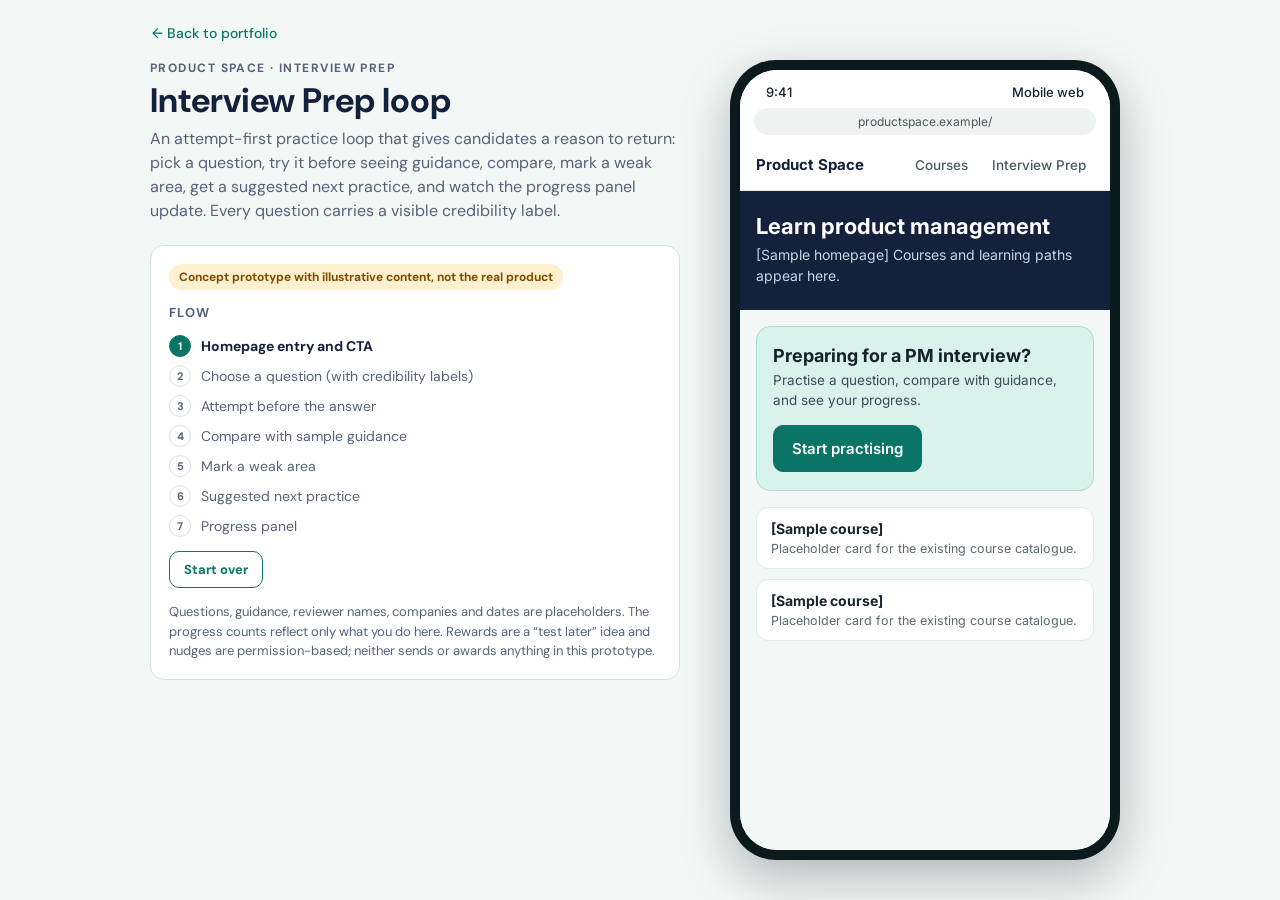
<file: prototypes/product-space-interview-prep.html>
<!doctype html>
<html lang="en">
<head>
<meta charset="utf-8">
<meta name="viewport" content="width=device-width,initial-scale=1,viewport-fit=cover">
<title>Interview Prep loop prototype</title>
<link rel="stylesheet" href="https://fonts.googleapis.com/css2?family=DM+Sans:wght@400;500;700&family=Inter:wght@400;500;600;700&display=swap">
<style>
/* Layout: explainer + flow steps on the left, one phone-framed mobile web view on the right.
   Page chrome is themed; the phone screen is a fixed light web UI. */
:root {
  --bg: #F3F7F6; --surface: #FFFFFF; --ink: #14213D; --muted: #55637A; --line: #D8E3E0; --accent: #0A7566; --accent-ink: #FFFFFF;
  --warn-bg: #FFF1D0; --warn-ink: #7A4E00;
  --font-ui: "DM Sans", system-ui, sans-serif; --font-app: "Inter", system-ui, sans-serif;
}
@media (prefers-color-scheme: dark) { :root:not([data-theme="light"]) {
  --bg: #0D1719; --surface: #152326; --ink: #E7F0EE; --muted: #A5B6B3; --line: #263739; --accent: #5FD0BC; --accent-ink: #0D1719;
  --warn-bg: #3A2E12; --warn-ink: #F2C879; color-scheme: dark; } }
:root[data-theme="dark"] {
  --bg: #0D1719; --surface: #152326; --ink: #E7F0EE; --muted: #A5B6B3; --line: #263739; --accent: #5FD0BC; --accent-ink: #0D1719;
  --warn-bg: #3A2E12; --warn-ink: #F2C879; color-scheme: dark; }
* { box-sizing: border-box; }
html { -webkit-text-size-adjust: 100%; }
body { margin: 0; background: var(--bg); color: var(--ink); font-family: var(--font-ui); font-size: 14px;
  padding-block: 20px 28px; padding-left: max(16px, env(safe-area-inset-left, 0px)); padding-right: max(16px, env(safe-area-inset-right, 0px)); }
[hidden] { display: none !important; }
.back { display: inline-block; max-width: 980px; margin: 0 auto 14px; font-size: 14px; font-weight: 500; color: var(--accent); text-decoration: none; padding: 4px 2px; }
.back:hover { text-decoration: underline; }
.topline { max-width: 980px; margin: 0 auto; }
.wrap { max-width: 980px; margin: 0 auto; display: grid; grid-template-columns: minmax(0, 1fr) 410px; gap: 40px; align-items: start; }
.side { display: flex; flex-direction: column; gap: 22px; min-width: 0; }
.eyebrow { font-size: 12px; letter-spacing: .12em; text-transform: uppercase; color: var(--muted); font-weight: 700; }
h1 { margin: 6px 0 8px; font-size: 34px; line-height: 1.1; text-wrap: balance; overflow-wrap: anywhere; }
.lede { margin: 0; color: var(--muted); font-size: 16px; line-height: 1.5; max-width: 50ch; }
.sim { background: var(--surface); border: 1px solid var(--line); border-radius: 14px; padding: 18px; display: flex; flex-direction: column; gap: 14px; }
.sim h2 { margin: 0; font-size: 13px; letter-spacing: .1em; text-transform: uppercase; color: var(--muted); }
.tag { align-self: flex-start; font-size: 12px; font-weight: 700; background: var(--warn-bg); color: var(--warn-ink); padding: 5px 10px; border-radius: 999px; }
.steps { list-style: none; margin: 0; padding: 0; display: grid; gap: 8px; }
.steps li { display: flex; gap: 10px; align-items: center; font-size: 14px; color: var(--muted); }
.steps li b { width: 22px; height: 22px; border-radius: 50%; border: 1.5px solid var(--line); display: grid; place-items: center; font-size: 11px; flex: none; }
.steps li.on { color: var(--ink); font-weight: 700; }
.steps li.on b { background: var(--accent); border-color: var(--accent); color: var(--accent-ink); }
.steps li.done b { border-color: var(--accent); color: var(--accent); }
.row { display: flex; gap: 10px; flex-wrap: wrap; }
.pbtn { font: 700 13px var(--font-ui); border: 1.5px solid var(--accent); color: var(--accent); background: transparent; padding: 9px 14px; border-radius: 10px; cursor: pointer; }
.pbtn:focus-visible, .app button:focus-visible, .app textarea:focus-visible, .app summary:focus-visible, .back:focus-visible { outline: 3px solid var(--accent); outline-offset: 2px; }
.app .on-dark:focus-visible { outline-color: #fff; }
.note { font-size: 13px; color: var(--muted); line-height: 1.5; margin: 0; }
.sr { position: absolute; width: 1px; height: 1px; overflow: hidden; clip: rect(0 0 0 0); white-space: nowrap; }

/* phone */
.phone { width: 390px; max-width: 100%; height: 800px; background: #0B1A1C; border-radius: 46px; padding: 10px; box-shadow: 0 18px 50px rgba(5,25,25,.28); margin: 0 auto; }
.screen { position: relative; height: 100%; background: #fff; border-radius: 37px; overflow: hidden; display: flex; flex-direction: column; font-family: var(--font-app); color: #16222E; }
.status { height: 38px; display: flex; justify-content: space-between; align-items: center; padding: 6px 26px 0; font-size: 13px; font-weight: 500; flex: none; background: #fff; }
.url { margin: 0 14px 6px; padding: 6px 12px; border-radius: 999px; background: #EEF3F2; font-size: 12px; color: #4A5A60; text-align: center; flex: none; white-space: nowrap; overflow: hidden; text-overflow: ellipsis; }
.view { flex: 1; display: flex; flex-direction: column; min-height: 0; }
.nav { display: flex; align-items: center; justify-content: space-between; gap: 8px; padding: 8px 14px 10px; border-bottom: 1px solid #E3EBE9; flex: none; background: #fff; }
.nav .brand { font: 700 15px var(--font-app); color: #14213D; background: none; border: 0; padding: 6px 2px; cursor: pointer; }
.nav .links { display: flex; align-items: center; gap: 4px; }
.nav .link { font: 500 13.5px var(--font-app); color: #4A5A60; background: none; border: 0; padding: 7px 10px; border-radius: 999px; cursor: pointer; }
.nav .link.on { background: #0A7566; color: #fff; font-weight: 600; }
.scroll { flex: 1; overflow-y: auto; overflow-x: hidden; background: #F3F7F6; }
.pad { padding: 16px; }
.hero { background: #14213D; color: #fff; padding: 22px 16px 24px; }
.hero h2 { margin: 0 0 6px; font-size: 22px; line-height: 1.2; }
.hero p { margin: 0; font-size: 14px; line-height: 1.45; color: #C9D4E6; }
.cta { background: #D9F2EC; border: 1px solid #A9DDD1; border-radius: 14px; padding: 18px 16px; margin: 16px; }
.cta h3 { margin: 0 0 4px; font-size: 18px; line-height: 1.25; }
.cta p { margin: 0 0 14px; font-size: 13.5px; line-height: 1.45; color: #34505A; }
.card { background: #fff; border: 1px solid #E3EBE9; border-radius: 12px; padding: 12px 14px; }
.ph { display: grid; gap: 10px; padding: 0 16px 16px; }
.ph .card b { display: block; font-size: 14px; margin-bottom: 2px; }
.ph .card small { color: #5A6A70; font-size: 12.5px; }
.btn { font: 600 15px var(--font-app); padding: 13px 18px; border-radius: 10px; border: 1.5px solid #0A7566; cursor: pointer; display: inline-flex; justify-content: center; align-items: center; gap: 8px; background: #fff; color: #0A7566; }
.btn.primary { background: #0A7566; color: #fff; }
.btn.block { width: 100%; }
.btn:disabled { background: #E6ECEB; border-color: #E6ECEB; color: #6A787D; cursor: not-allowed; }
.btn.navy { background: #14213D; border-color: #14213D; color: #fff; }
.h2 { margin: 0 0 4px; font-size: 20px; line-height: 1.25; }
.sub { margin: 0 0 14px; font-size: 13.5px; line-height: 1.45; color: #4A5A60; }
.h2:focus { outline: none; }
.qlist { display: grid; gap: 10px; }
.qcard { text-align: left; width: 100%; background: #fff; border: 1px solid #D6E2DF; border-radius: 12px; padding: 12px 14px; cursor: pointer; font-family: var(--font-app); color: #16222E; display: grid; gap: 8px; }
.qcard:hover { border-color: #0A7566; }
.qcard .t { font-size: 15px; font-weight: 600; line-height: 1.35; }
.qcard .topic { font-size: 11.5px; letter-spacing: .06em; text-transform: uppercase; color: #4A5A60; font-weight: 600; display: flex; justify-content: space-between; gap: 8px; }
.pills { display: flex; flex-wrap: wrap; gap: 6px; }
.pill { font-size: 11.5px; font-weight: 600; padding: 3px 9px; border-radius: 999px; white-space: nowrap; }
.pill.sample { background: #FFF1D0; color: #7A4E00; }
.pill.verified { background: #D3F0E4; color: #0A6046; }
.pill.expert { background: #D9F2EC; color: #0A6B5E; }
.pill.community { background: #E6E9F4; color: #3A4670; }
.pill.practice { background: #ECEFF0; color: #3F4D52; }
.pill.attempted { background: #14213D; color: #fff; }
.legend { background: #fff; border: 1px solid #E3EBE9; border-radius: 12px; padding: 10px 14px; margin-bottom: 14px; font-size: 13px; }
.legend summary { cursor: pointer; font-weight: 600; padding: 2px 0; }
.legend dl { margin: 8px 0 2px; display: grid; gap: 6px; line-height: 1.4; color: #34444A; }
.legend dt { font-weight: 600; color: #16222E; }
.legend dd { margin: 0; }
.back-l { background: none; border: 0; padding: 6px 2px 10px; font: 600 14px var(--font-app); color: #0A7566; cursor: pointer; }
textarea { width: 100%; min-height: 190px; resize: vertical; border: 1.5px solid #9FB4B1; border-radius: 10px; padding: 12px; font: 400 15px/1.45 var(--font-app); color: #16222E; background: #fff; }
.count { display: flex; justify-content: space-between; font-size: 12.5px; color: #4A5A60; margin-top: 6px; gap: 8px; }
.cred { display: grid; gap: 0; background: #fff; border: 1px solid #E3EBE9; border-radius: 12px; overflow: hidden; margin: 12px 0; }
.cred div { display: grid; grid-template-columns: 104px 1fr; gap: 10px; padding: 8px 12px; font-size: 13px; line-height: 1.4; border-top: 1px solid #EDF2F1; }
.cred div:first-child { border-top: 0; }
.cred dt { color: #4A5A60; font-weight: 600; }
.cred dd { margin: 0; overflow-wrap: anywhere; }
.sec { background: #fff; border: 1px solid #E3EBE9; border-radius: 12px; padding: 12px 14px; margin-top: 12px; }
.sec h3 { margin: 0 0 8px; font-size: 14px; display: flex; justify-content: space-between; gap: 8px; align-items: center; flex-wrap: wrap; }
.sec p { margin: 0; font-size: 14px; line-height: 1.5; white-space: pre-wrap; overflow-wrap: anywhere; }
.sec ul { margin: 0; padding-left: 18px; font-size: 14px; line-height: 1.5; display: grid; gap: 6px; }
.fine { font-size: 12px; color: #4A5A60; line-height: 1.4; margin: 8px 0 0; }
.fb { display: flex; gap: 8px; flex-wrap: wrap; align-items: center; font-size: 13px; }
.chip { font: 500 13px var(--font-app); border: 1.5px solid #9FB4B1; background: #fff; color: #16222E; border-radius: 999px; padding: 6px 14px; cursor: pointer; }
.chip[aria-pressed="true"] { background: #0A7566; border-color: #0A7566; color: #fff; }
.chip.lnk { border-color: transparent; text-decoration: underline; color: #0A7566; padding-inline: 6px; }
.foot { padding: 12px 16px 16px; background: #fff; border-top: 1px solid #E3EBE9; display: grid; gap: 10px; flex: none; }
.big2 { display: grid; gap: 10px; margin-top: 8px; }
.bar { height: 10px; border-radius: 999px; background: #DCE6E4; overflow: hidden; margin: 6px 0 14px; }
.bar i { display: block; height: 100%; background: #0A7566; border-radius: 999px; }
.prog b { font-size: 15px; }
.switch { display: flex; gap: 10px; align-items: flex-start; width: 100%; text-align: left; background: #fff; border: 1px solid #D6E2DF; border-radius: 12px; padding: 10px 12px; font: 400 13.5px/1.4 var(--font-app); color: #16222E; cursor: pointer; }
.switch .k { flex: none; width: 36px; height: 20px; border-radius: 999px; background: #8FA2A0; position: relative; margin-top: 1px; }
.switch .k::after { content: ""; position: absolute; top: 2px; left: 2px; width: 16px; height: 16px; border-radius: 50%; background: #fff; }
.switch[aria-pressed="true"] .k { background: #0A7566; }
.switch[aria-pressed="true"] .k::after { left: 18px; }
.toast { position: absolute; left: 16px; right: 16px; bottom: 96px; background: #14213D; color: #fff; padding: 10px 14px; border-radius: 8px; font-size: 13px; z-index: 4; }
.rq { margin: 6px 0 0; padding-left: 18px; font-size: 13px; line-height: 1.45; }
@media (max-width: 860px) { .wrap { grid-template-columns: minmax(0, 1fr); gap: 28px; } .phone { order: -1; } h1 { font-size: 28px; } }
@media (max-width: 440px) { .phone { height: 760px; border-radius: 38px; padding: 8px; } .screen { border-radius: 30px; } .nav .link { padding: 7px 8px; font-size: 13px; } .cred div { grid-template-columns: 92px 1fr; } }
@media (prefers-reduced-motion: no-preference) { .view.enter { animation: fade .22s ease-out; } @keyframes fade { from { opacity: 0; transform: translateY(6px); } to { opacity: 1; transform: none; } } .bar i { transition: width .35s ease; } }
</style>
</head>
<body>
<div class="topline"><a class="back" href="/#case-studies">&larr; Back to portfolio</a></div>
<main class="wrap">
  <section class="side">
    <div>
      <div class="eyebrow">Product Space &middot; Interview Prep</div>
      <h1>Interview Prep loop</h1>
      <p class="lede">An attempt-first practice loop that gives candidates a reason to return: pick a question, try it before seeing guidance, compare, mark a weak area, get a suggested next practice, and watch the progress panel update. Every question carries a visible credibility label.</p>
    </div>
    <div class="sim">
      <span class="tag">Concept prototype with illustrative content, not the real product</span>
      <h2>Flow</h2>
      <ol class="steps" id="steps"></ol>
      <div class="row">
        <button class="pbtn" id="reset" type="button">Start over</button>
      </div>
      <p class="note">Questions, guidance, reviewer names, companies and dates are placeholders. The progress counts reflect only what you do here. Rewards are a &ldquo;test later&rdquo; idea and nudges are permission-based; neither sends or awards anything in this prototype.</p>
    </div>
  </section>
  <div class="phone" role="region" aria-label="Simulated Product Space mobile web view"><div class="screen app" id="app"></div></div>
</main>
<div class="sr" id="live" role="status" aria-live="polite"></div>

<script>
(function () {
  var TOPICS = ["Product design", "Metrics", "Strategy", "Prioritisation", "Execution"];
  var DEF = {
    verified: "Source confirmed by a defined check",
    expert: "Answer checked against published criteria",
    community: "Not independently verified",
    practice: "Illustrative, not a claimed real question"
  };
  var LABEL = { verified: "Verified firsthand interview", expert: "Expert reviewed", community: "Community submitted", practice: "Practice question" };
  var GUIDE = {
    "Product design": ["[Sample] Clarify the goal and who the user is before proposing anything.", "[Sample] Name a few user problems, then pick one and say why.", "[Sample] Offer solutions, compare them, and recommend one with a trade-off."],
    "Metrics": ["[Sample] State what success means for the user and for the business.", "[Sample] Pick one main metric and a guardrail, and define each clearly.", "[Sample] Say how you would read a change and what you would do next."],
    "Strategy": ["[Sample] Describe the market, the user segment and where the product could win.", "[Sample] Lay out two or three options with the assumptions behind each.", "[Sample] Recommend a direction and say what would change your mind."],
    "Prioritisation": ["[Sample] List the candidates and the goal they serve.", "[Sample] Use a simple, stated framework and explain the inputs.", "[Sample] Make the call, and say what you would defer and why."],
    "Execution": ["[Sample] Restate the problem and break it into causes or workstreams.", "[Sample] Say what you would check first and how you would check it.", "[Sample] Close with an action, an owner and a way to follow up."]
  };
  var Q = [
    { id: "q1", topic: "Product design", text: "How would you improve onboarding for a food-delivery app?", labels: ["verified", "expert"],
      f: { src: "Firsthand (sample)", co: "[Company], APM (if verified)", date: "[Month YYYY] (if supplied)", rev: "[Name], [qualification] (if consented)", last: "[date]" } },
    { id: "q2", topic: "Metrics", text: "How would you measure the success of a new feature for [a product]?", labels: ["expert"],
      f: { src: "Sample source", co: "Not stated", date: "Not supplied", rev: "[Name], [qualification] (if consented)", last: "[date]" } },
    { id: "q3", topic: "Strategy", text: "Should [a product] enter a new market segment? What would you consider?", labels: ["community"],
      f: { src: "Community submitted (sample)", co: "Not stated", date: "Not supplied", rev: "Not yet reviewed", last: "Not yet reviewed" } },
    { id: "q4", topic: "Prioritisation", text: "You have three feature requests and one team. How do you decide what to build first?", labels: ["practice"],
      f: { src: "Product Space practice question (illustrative)", co: "Not applicable, not a claimed real question", date: "Not applicable", rev: "[Name], [qualification] (if consented)", last: "[date]" } },
    { id: "q5", topic: "Execution", text: "A key metric for [a product] dropped last week. What do you do?", labels: ["expert", "community"],
      f: { src: "Community submitted (sample)", co: "Not stated", date: "Not supplied", rev: "[Name], [qualification] (if consented)", last: "[date]" } },
    { id: "q6", topic: "Product design", text: "Design a way for [a product] to help first-time users find what they need.", labels: ["practice"],
      f: { src: "Product Space practice question (illustrative)", co: "Not applicable, not a claimed real question", date: "Not applicable", rev: "Not yet reviewed", last: "Not yet reviewed" } }
  ];
  var MIN = 10;

  function fresh() { return { screen: "home", qid: null, text: "", done: {}, attempts: 0, weak: {}, helpful: null, nudge: false }; }
  var S = fresh(), lastScreen = "", toastTimer = null;

  function esc(s) { return String(s).replace(/[&<>"']/g, function (c) { return { "&": "&amp;", "<": "&lt;", ">": "&gt;", '"': "&quot;", "'": "&#39;" }[c]; }); }
  function qById(id) { for (var i = 0; i < Q.length; i++) if (Q[i].id === id) return Q[i]; return null; }
  function topicsPracticed() { var seen = {}, n = 0; Q.forEach(function (q) { if (S.done[q.id] && !seen[q.topic]) { seen[q.topic] = 1; n++; } }); return n; }
  function weakList() { return Q.filter(function (q) { return S.weak[q.id]; }); }
  function pills(q, extra) {
    var h = '<span class="pill sample">Sample &middot; illustrative</span>' + q.labels.map(function (l) { return '<span class="pill ' + l + '">' + LABEL[l] + '</span>'; }).join("");
    return '<div class="pills">' + h + (extra || "") + '</div>';
  }
  function suggest() {
    var cur = qById(S.qid), pool = Q.filter(function (q) { return !S.done[q.id] && (!cur || q.id !== cur.id); });
    if (!pool.length) return null;
    if (cur && S.weak[cur.id]) {
      for (var i = 0; i < pool.length; i++) if (pool[i].topic === cur.topic) return { q: pool[i], why: "You marked " + cur.topic + " as a weak area, so here is another question in the same topic." };
    }
    for (var j = 0; j < pool.length; j++) if (!cur || pool[j].topic !== cur.topic) return { q: pool[j], why: cur ? "A different topic keeps your preparation broad." : "A good place to start." };
    return { q: pool[0], why: "The next question you have not attempted yet." };
  }

  function status() { return '<div class="status"><span>9:41</span><span>Mobile web</span></div><div class="url">productspace.example/' + (S.screen === "home" ? "" : "interview-prep") + '</div>'; }
  function nav(active) {
    return '<div class="nav"><button class="brand" type="button" data-act="home" data-f="brand">Product Space</button><div class="links">' +
      '<button class="link" type="button" data-act="courses" data-f="courses">Courses</button>' +
      '<button class="link' + (active ? " on" : "") + '" type="button" data-act="landing" data-f="navprep"' + (active ? ' aria-current="page"' : "") + '>Interview Prep</button></div></div>';
  }

  function home() {
    return status() + '<div class="view">' + nav(false) + '<div class="scroll">' +
      '<div class="hero"><h2 tabindex="-1" data-h>Learn product management</h2><p>[Sample homepage] Courses and learning paths appear here.</p></div>' +
      '<div class="cta"><h3>Preparing for a PM interview?</h3><p>Practise a question, compare with guidance, and see your progress.</p><button class="btn primary" type="button" data-act="landing" data-f="cta">Start practising</button></div>' +
      '<div class="ph"><div class="card"><b>[Sample course]</b><small>Placeholder card for the existing course catalogue.</small></div><div class="card"><b>[Sample course]</b><small>Placeholder card for the existing course catalogue.</small></div></div>' +
      '</div></div>';
  }
  function landing() {
    var list = Q.map(function (q) {
      var tag = S.done[q.id] ? '<span class="pill attempted">Attempted</span>' : "";
      return '<button class="qcard" type="button" data-act="pick" data-q="' + q.id + '" data-f="q-' + q.id + '"><span class="topic"><span>' + q.topic + '</span></span><span class="t">' + esc(q.text) + '</span>' + pills(q, tag) + '</button>';
    }).join("");
    var legend = ["verified", "expert", "community", "practice"].map(function (k) { return '<dt>' + LABEL[k] + '</dt><dd>' + DEF[k] + '</dd>'; }).join("");
    return status() + '<div class="view">' + nav(true) + '<div class="scroll"><div class="pad">' +
      '<h2 class="h2" tabindex="-1" data-h>Interview Prep</h2><p class="sub">Choose a question. You will attempt it before seeing any guidance. All content below is sample content.</p>' +
      '<details class="legend"><summary>What do the labels mean?</summary><dl>' + legend + '</dl></details>' +
      '<div class="qlist">' + list + '</div></div></div></div>';
  }
  function attempt() {
    var q = qById(S.qid), n = S.text.trim().length;
    return status() + '<div class="view">' + nav(true) + '<div class="scroll"><div class="pad">' +
      '<button class="back-l" type="button" data-act="landing" data-f="backl">&larr; All questions</button>' +
      '<div class="eyebrow" style="font-size:11px;color:#4A5A60">' + q.topic + '</div>' +
      '<h2 class="h2" tabindex="-1" data-h style="margin-top:4px">' + esc(q.text) + '</h2>' + pills(q) +
      '<p class="sub" style="margin-top:14px">Attempt first: write your answer in your own words. Guidance unlocks after you try.</p>' +
      '<label for="ans" class="sr">Your answer</label><textarea id="ans" placeholder="Type your answer here">' + esc(S.text) + '</textarea>' +
      '<div class="count"><span id="hint">' + (n >= MIN ? "Ready to compare." : "Write at least " + MIN + " characters to compare.") + '</span><span id="cnt">' + n + ' characters</span></div>' +
      '</div></div><div class="foot"><button class="btn primary block" id="reveal" type="button" data-act="compare"' + (n >= MIN ? "" : " disabled") + '>Compare with expert guidance</button></div></div>';
  }
  function compare() {
    var q = qById(S.qid), f = q.f;
    var g = GUIDE[q.topic].map(function (t) { return '<li>' + t + '</li>'; }).join("");
    return status() + '<div class="view">' + nav(true) + '<div class="scroll"><div class="pad">' +
      '<h2 class="h2" tabindex="-1" data-h>Compare your answer</h2>' + pills(q) +
      '<dl class="cred" aria-label="Credibility details (sample)"><div><dt>Source</dt><dd>' + f.src + '</dd></div><div><dt>Company, role</dt><dd>' + f.co + '</dd></div><div><dt>Interview date</dt><dd>' + f.date + '</dd></div><div><dt>Reviewer</dt><dd>' + f.rev + '</dd></div><div><dt>Last reviewed</dt><dd>' + f.last + '</dd></div></dl>' +
      '<div class="sec"><h3>Your attempt</h3><p>' + esc(S.text.trim()) + '</p></div>' +
      '<div class="sec"><h3>Sample expert guidance <span class="pill sample">Sample text</span></h3><ul>' + g + '</ul><p class="fine">Placeholder guidance written for this prototype. It is not an answer from a real reviewer.</p></div>' +
      '<div class="sec"><div class="fb"><span id="fbl"><b>Feedback:</b> helpful?</span>' +
      '<button class="chip" type="button" data-act="fb" data-v="yes" data-f="fbyes" aria-pressed="' + (S.helpful === "yes") + '">Yes</button>' +
      '<button class="chip" type="button" data-act="fb" data-v="no" data-f="fbno" aria-pressed="' + (S.helpful === "no") + '">No</button>' +
      '<button class="chip lnk" type="button" data-act="report" data-f="rep">Report a correction</button></div></div>' +
      '</div></div><div class="foot"><button class="btn primary block" type="button" data-act="toweak">Continue</button></div></div>';
  }
  function weak() {
    var q = qById(S.qid);
    return status() + '<div class="view">' + nav(true) + '<div class="scroll"><div class="pad">' +
      '<h2 class="h2" tabindex="-1" data-h>How did that feel?</h2><p class="sub">Mark <b>' + q.topic + '</b> as a weak area to add this question to your revision queue and shape what is suggested next.</p>' +
      '<div class="sec" style="margin-top:0"><b style="font-size:14px">' + esc(q.text) + '</b></div>' +
      '<div class="big2"><button class="btn primary block" type="button" data-act="markweak" data-f="mw">Mark as a weak area</button><button class="btn block" type="button" data-act="notweak" data-f="nw">Not a weak area</button></div>' +
      '</div></div></div>';
  }
  function next() {
    var q = qById(S.qid), s = suggest(), isWeak = !!S.weak[q.id];
    var body = isWeak ? '<div class="sec" style="margin-top:0"><b style="font-size:14px">Added to your revision queue</b><p class="fine" style="margin-top:4px">' + esc(q.text) + '</p></div>' : '<div class="sec" style="margin-top:0"><b style="font-size:14px">Not marked as a weak area</b><p class="fine" style="margin-top:4px">Nothing was added to your revision queue.</p></div>';
    var sug = s ? '<div class="sec"><h3>Suggested next practice</h3><p class="fine" style="margin:0 0 8px">' + s.why + '</p><div class="qcard" style="cursor:default"><span class="topic"><span>' + s.q.topic + '</span></span><span class="t">' + esc(s.q.text) + '</span>' + pills(s.q) + '</div></div>'
      : '<div class="sec"><h3>Suggested next practice</h3><p class="fine" style="margin:0">You have attempted every sample question. Check your progress and revision queue.</p></div>';
    var foot = s ? '<button class="btn primary block" type="button" data-act="pick" data-q="' + s.q.id + '" data-f="sn">Practise this question</button><button class="btn block" type="button" data-act="progress" data-f="vp">See my progress</button>'
      : '<button class="btn primary block" type="button" data-act="progress" data-f="vp">See my progress</button>';
    return status() + '<div class="view">' + nav(true) + '<div class="scroll"><div class="pad"><h2 class="h2" tabindex="-1" data-h>Next up</h2>' + body + sug + '</div></div><div class="foot">' + foot + '</div></div>';
  }
  function progress() {
    var tp = topicsPracticed(), wk = Math.min(S.attempts, 3), wl = weakList(), s = suggest();
    var rq = wl.length ? '<ul class="rq">' + wl.map(function (q) { return '<li>' + esc(q.text) + '</li>'; }).join("") + '</ul>' : '<p class="fine" style="margin:0">Empty. Questions you mark as a weak area appear here.</p>';
    var nxt = s ? '<button class="btn primary block" type="button" data-act="pick" data-q="' + s.q.id + '" data-f="pn">Next: ' + esc(s.q.text) + '</button>' : '<button class="btn primary block" type="button" data-act="landing" data-f="pn">All sample questions attempted. Review the list</button>';
    return status() + '<div class="view">' + nav(true) + '<div class="scroll"><div class="pad prog">' +
      '<div class="pills" style="margin-bottom:8px"><span class="pill sample">Conceptual UI &middot; illustrative</span></div>' +
      '<h2 class="h2" tabindex="-1" data-h>Your progress</h2>' +
      '<div class="sec" style="margin-top:8px">' +
      '<b id="p1">Topics practised: ' + tp + ' of ' + TOPICS.length + '</b><div class="bar" role="progressbar" aria-labelledby="p1" aria-valuemin="0" aria-valuemax="' + TOPICS.length + '" aria-valuenow="' + tp + '"><i style="width:' + (tp / TOPICS.length * 100) + '%"></i></div>' +
      '<b id="p2">Weekly goal: ' + wk + ' of 3 attempts</b><div class="bar" role="progressbar" aria-labelledby="p2" aria-valuemin="0" aria-valuemax="3" aria-valuenow="' + wk + '"><i style="width:' + (wk / 3 * 100) + '%"></i></div>' +
      '<b>Revision queue: ' + wl.length + ' question' + (wl.length === 1 ? "" : "s") + '</b>' + rq +
      '<p class="fine">Counts come from what you did in this prototype. The weekly goal here is a small challenge, not a streak.</p></div>' +
      '<div class="sec"><h3>Nudges</h3><button class="switch" type="button" data-act="nudge" data-f="nudge" aria-pressed="' + S.nudge + '"><span class="k" aria-hidden="true"></span><span>Let Product Space remind me about new questions in [a saved company]. Optional, and you can turn it off.</span></button>' +
      (S.nudge ? '<p class="fine">Illustrative: your choice is only recorded in this prototype. No notification is sent.</p>' : '<p class="fine">Off by default. Nudges only happen with your permission.</p>') + '</div>' +
      '<div class="big2" style="margin-top:14px">' + nxt + '<button class="btn block" type="button" data-act="landing" data-f="bl">Back to question list</button></div>' +
      '</div></div></div>';
  }

  var order = ["home", "landing", "attempt", "compare", "weak", "next", "progress"];
  var labels = { home: "Homepage entry and CTA", landing: "Choose a question (with credibility labels)", attempt: "Attempt before the answer", compare: "Compare with sample guidance", weak: "Mark a weak area", next: "Suggested next practice", progress: "Progress panel" };
  function steps() {
    var idx = order.indexOf(S.screen);
    document.getElementById("steps").innerHTML = order.map(function (k, i) {
      return '<li class="' + (i < idx ? "done" : i === idx ? "on" : "") + '"' + (i === idx ? ' aria-current="step"' : "") + '><b>' + (i + 1) + '</b>' + labels[k] + '</li>';
    }).join("");
  }
  var VIEWS = { home: home, landing: landing, attempt: attempt, compare: compare, weak: weak, next: next, progress: progress };
  function render() {
    var el = document.getElementById("app"), ae = document.activeElement, keep = ae && ae.getAttribute ? ae.getAttribute("data-f") : null;
    var changed = S.screen !== lastScreen, scrollTop = 0, sc = el.querySelector(".scroll");
    if (sc && !changed) scrollTop = sc.scrollTop;
    el.innerHTML = VIEWS[S.screen]();
    var vw = el.querySelector(".view"), sc2 = el.querySelector(".scroll");
    if (changed) {
      lastScreen = S.screen;
      if (vw) vw.classList.add("enter");
      var h = el.querySelector("[data-h]");
      if (h && !(S.screen === "home")) h.focus({ preventScroll: true });
    } else {
      if (sc2) sc2.scrollTop = scrollTop;
      if (keep) { var k = el.querySelector('[data-f="' + keep + '"]'); if (k) k.focus({ preventScroll: true }); }
    }
    steps();
  }
  function go(s) { S.screen = s; render(); }
  function say(msg) {
    document.getElementById("live").textContent = msg;
    var el = document.getElementById("app"), old = el.querySelector(".toast"); if (old) old.remove();
    var t = document.createElement("div"); t.className = "toast"; t.textContent = msg; el.appendChild(t);
    clearTimeout(toastTimer); toastTimer = setTimeout(function () { t.remove(); }, 2600);
  }

  var app = document.getElementById("app");
  app.addEventListener("click", function (e) {
    var t = e.target.closest("[data-act]"); if (!t || t.disabled) return;
    var a = t.getAttribute("data-act");
    if (a === "home") return go("home");
    if (a === "landing") return go("landing");
    if (a === "courses") return say("Courses are not part of this prototype.");
    if (a === "pick") { S.qid = t.getAttribute("data-q"); S.text = ""; S.helpful = null; return go("attempt"); }
    if (a === "compare") {
      if (S.text.trim().length < MIN) return;
      S.done[S.qid] = true; S.attempts += 1; S.helpful = null; return go("compare");
    }
    if (a === "fb") { var v = t.getAttribute("data-v"); S.helpful = S.helpful === v ? null : v; return render(); }
    if (a === "report") return say("Illustrative: no correction was sent.");
    if (a === "toweak") return go("weak");
    if (a === "markweak") { S.weak[S.qid] = true; return go("next"); }
    if (a === "notweak") { delete S.weak[S.qid]; return go("next"); }
    if (a === "progress") return go("progress");
    if (a === "nudge") { S.nudge = !S.nudge; return render(); }
  });
  app.addEventListener("input", function (e) {
    if (e.target.id !== "ans") return;
    S.text = e.target.value;
    var n = S.text.trim().length, b = document.getElementById("reveal");
    if (b) b.disabled = n < MIN;
    var c = document.getElementById("cnt"); if (c) c.textContent = n + " characters";
    var h = document.getElementById("hint"); if (h) h.textContent = n >= MIN ? "Ready to compare." : "Write at least " + MIN + " characters to compare.";
  });
  document.getElementById("reset").addEventListener("click", function () { clearTimeout(toastTimer); S = fresh(); lastScreen = ""; render(); });
  render();
})();
</script>
</body>
</html>
</file>
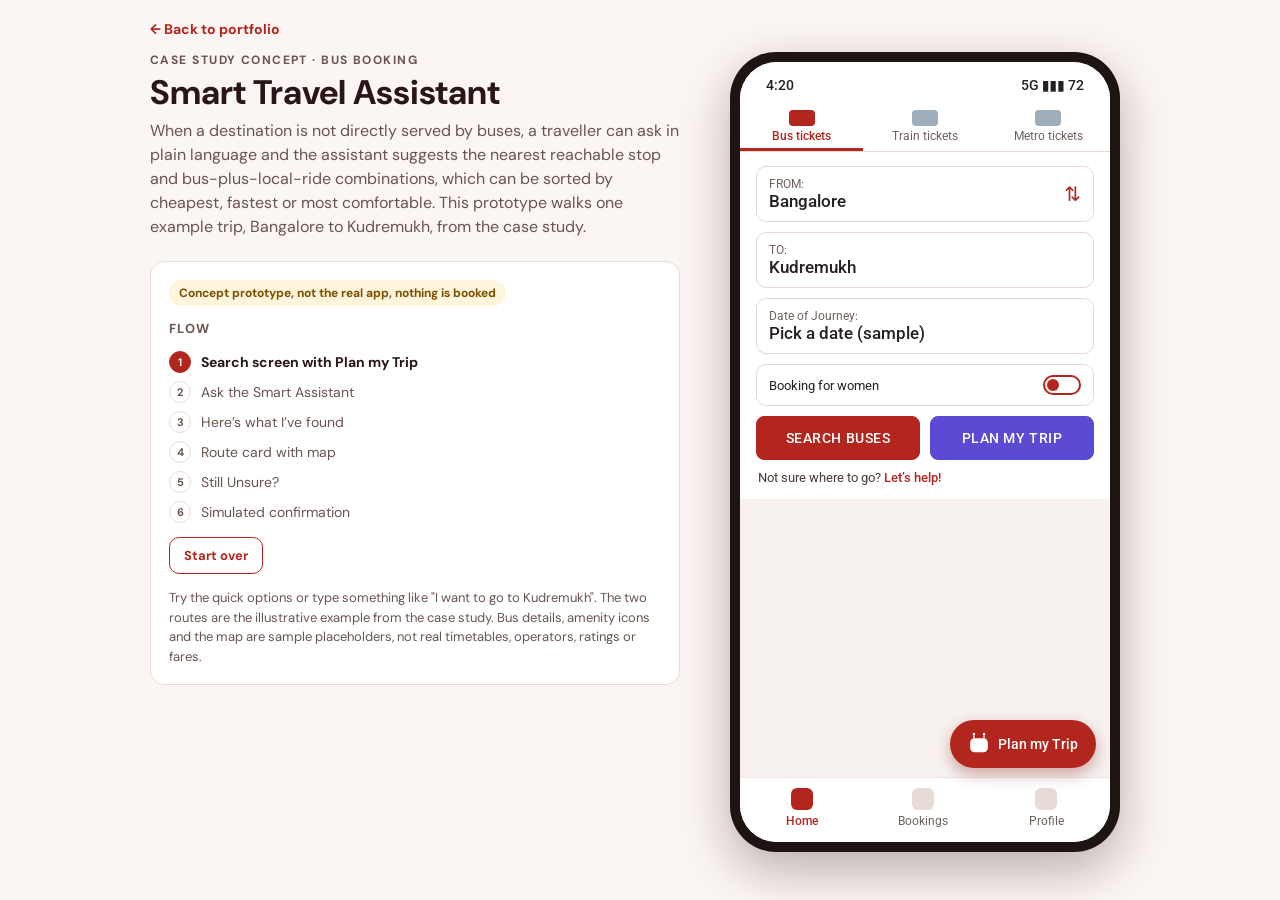
<file: prototypes/redbus-smart-assistant.html>
<!doctype html>
<html lang="en">
<head>
<meta charset="utf-8">
<meta name="viewport" content="width=device-width,initial-scale=1,viewport-fit=cover">
<title>Smart Travel Assistant prototype</title>
<link rel="stylesheet" href="https://fonts.googleapis.com/css2?family=DM+Sans:wght@400;500;700&family=Roboto:wght@400;500;700&display=swap">
<style>
/* Layout: explainer + flow steps on the left, one phone running the flow on the right.
   Page chrome is themed; the phone screen is a fixed light app UI built from simple shapes (no brand assets). */
*, *::before, *::after { box-sizing: border-box; }
:root {
  --bg: #FBF5F3; --surface: #FFFFFF; --ink: #2A1614; --muted: #6A5450; --line: #EBDAD5; --accent: #B3261E; --accent-ink: #FFFFFF;
  --warn-bg: #FFF4DC; --warn-ink: #7A4F00;
  --font-ui: "DM Sans", system-ui, sans-serif; --font-app: "Roboto", system-ui, sans-serif;
}
@media (prefers-color-scheme: dark) { :root:not([data-theme="light"]) {
  --bg: #1B1210; --surface: #271A17; --ink: #F5E8E5; --muted: #C4AAA4; --line: #43302C; --accent: #FF8A80; --accent-ink: #1B1210;
  --warn-bg: #3A2E12; --warn-ink: #F2C879; color-scheme: dark; } }
:root[data-theme="dark"] {
  --bg: #1B1210; --surface: #271A17; --ink: #F5E8E5; --muted: #C4AAA4; --line: #43302C; --accent: #FF8A80; --accent-ink: #1B1210;
  --warn-bg: #3A2E12; --warn-ink: #F2C879; color-scheme: dark; }
html { -webkit-text-size-adjust: 100%; }
body { margin: 0; background: var(--bg); color: var(--ink); font-family: var(--font-ui); font-size: 14px; padding-block: 20px 28px; padding-left: max(16px, env(safe-area-inset-left, 0px)); padding-right: max(16px, env(safe-area-inset-right, 0px)); }
.back { display: inline-block; max-width: 980px; margin: 0 auto 14px; color: var(--accent); font-weight: 700; font-size: 14px; text-decoration: none; border-radius: 6px; }
.top { max-width: 980px; margin: 0 auto; }
.back:hover { text-decoration: underline; }
a:focus-visible { outline: 3px solid var(--accent); outline-offset: 3px; }
.wrap { max-width: 980px; margin: 0 auto; display: grid; grid-template-columns: minmax(0, 1fr) 410px; gap: 40px; align-items: start; }
.side { display: flex; flex-direction: column; gap: 22px; min-width: 0; }
.eyebrow { font-size: 12px; letter-spacing: .12em; text-transform: uppercase; color: var(--muted); font-weight: 700; }
h1 { margin: 6px 0 8px; font-size: 34px; line-height: 1.1; text-wrap: balance; }
.lede { margin: 0; color: var(--muted); font-size: 16px; line-height: 1.5; max-width: 52ch; }
.sim { background: var(--surface); border: 1px solid var(--line); border-radius: 14px; padding: 18px; display: flex; flex-direction: column; gap: 14px; }
.sim h2 { margin: 0; font-size: 13px; letter-spacing: .1em; text-transform: uppercase; color: var(--muted); }
.tag { align-self: flex-start; font-size: 12px; font-weight: 700; background: var(--warn-bg); color: var(--warn-ink); padding: 5px 10px; border-radius: 999px; }
.steps { list-style: none; margin: 0; padding: 0; display: grid; gap: 8px; }
.steps li { display: flex; gap: 10px; align-items: center; font-size: 14px; color: var(--muted); }
.steps li b { width: 22px; height: 22px; border-radius: 50%; border: 1.5px solid var(--line); display: grid; place-items: center; font-size: 11px; flex: none; }
.steps li.on { color: var(--ink); font-weight: 700; }
.steps li.on b { background: var(--accent); border-color: var(--accent); color: var(--accent-ink); }
.steps li.done b { border-color: var(--accent); color: var(--accent); }
.row { display: flex; gap: 10px; flex-wrap: wrap; }
.pbtn { font: 700 13px var(--font-ui); border: 1.5px solid var(--accent); color: var(--accent); background: transparent; padding: 9px 14px; border-radius: 10px; cursor: pointer; }
.pbtn:focus-visible, .app button:focus-visible, .app input:focus-visible { outline: 3px solid #1F4FD8; outline-offset: 2px; }
.pbtn:focus-visible { outline-color: var(--accent); }
.note { font-size: 13px; color: var(--muted); line-height: 1.5; margin: 0; }

/* phone */
.phone { width: 390px; max-width: 100%; height: 800px; background: #1E1412; border-radius: 46px; padding: 10px; box-shadow: 0 18px 50px rgba(40,10,5,.3); margin: 0 auto; }
.screen { position: relative; height: 100%; background: #fff; border-radius: 37px; overflow: hidden; display: flex; flex-direction: column; font-family: var(--font-app); color: #25201F; }
.screen button { font-family: var(--font-app); }
.status { height: 40px; display: flex; justify-content: space-between; align-items: center; padding: 6px 26px 0; font-size: 14px; font-weight: 500; flex: none; background: #fff; }
.view { flex: 1; display: flex; flex-direction: column; min-height: 0; position: relative; }
.hdr { display: flex; align-items: center; gap: 12px; padding: 8px 14px 12px; font-size: 18px; font-weight: 500; flex: none; background: #fff; border-bottom: 1px solid #F0E4E1; }
.hdr small { display: block; font-size: 12px; font-weight: 400; color: #6F5F5B; }
.iconbtn { background: none; border: 0; padding: 6px; cursor: pointer; color: #25201F; display: grid; border-radius: 8px; }
.scroll { flex: 1; overflow-y: auto; background: #F7F2F0; min-height: 0; }
.sec { background: #fff; padding: 14px 16px; margin-bottom: 8px; }
.sec h3 { margin: 0 0 10px; font-size: 15px; font-weight: 500; }
.foot { padding: 12px 16px 16px; background: #fff; border-top: 1px solid #F0E4E1; display: grid; gap: 10px; flex: none; }
.btn { font: 500 14px var(--font-app); letter-spacing: .04em; text-transform: uppercase; width: 100%; padding: 13px; border-radius: 8px; border: 1.5px solid #B3261E; cursor: pointer; display: flex; justify-content: center; align-items: center; gap: 8px; }
.btn.primary { background: #B3261E; color: #fff; } .btn.outline { background: #fff; color: #B3261E; }
.btn.sm { padding: 10px; font-size: 12.5px; }
.btn[aria-pressed="true"] { background: #FBE9E7; }
.fine { font-size: 12px; color: #6F5F5B; line-height: 1.4; }
.field { display: flex; flex-direction: column; border: 1px solid #E5D6D2; border-radius: 10px; padding: 10px 12px; margin-bottom: 10px; background: #fff; }
.field small { color: #6F5F5B; font-size: 11.5px; }
.field b { font-weight: 500; font-size: 17px; }
.amber { background: #FDF1DC; border-radius: 10px; padding: 10px 12px; font-size: 13px; line-height: 1.4; margin-top: 4px; color: #4A3200; }
.fab { position: absolute; right: 14px; bottom: 74px; background: #B3261E; color: #fff; border: 0; border-radius: 999px; padding: 12px 18px; font-size: 14px; font-weight: 500; display: flex; gap: 8px; align-items: center; cursor: pointer; box-shadow: 0 6px 16px rgba(120,20,10,.35); }
.nav { display: flex; justify-content: space-around; padding: 10px 6px 14px; border-top: 1px solid #F0E4E1; background: #fff; font-size: 11.5px; color: #6F5F5B; flex: none; }
.nav span { display: grid; gap: 4px; justify-items: center; }
.nav i { width: 22px; height: 22px; border-radius: 6px; background: #E8DAD6; display: block; }
.nav .cur { color: #B3261E; font-weight: 500; } .nav .cur i { background: #B3261E; }
/* chat */
.chat { flex: 1; overflow-y: auto; padding: 14px 14px 6px; background: #F7F2F0; display: flex; flex-direction: column; gap: 10px; min-height: 0; }
.msg { max-width: 88%; padding: 10px 12px; border-radius: 14px; font-size: 14px; line-height: 1.45; overflow-wrap: anywhere; }
.msg.b { background: #fff; border: 1px solid #EBDDD9; border-top-left-radius: 4px; align-self: flex-start; }
.msg.u { background: #B3261E; color: #fff; border-top-right-radius: 4px; align-self: flex-end; }
.msg ul { margin: 6px 0; padding-left: 18px; } .msg li { margin: 2px 0; }
.msg p { margin: 0 0 6px; }
.opts { display: flex; flex-wrap: wrap; gap: 8px; margin-top: 8px; }
.qo { border: 1.5px solid #B3261E; background: #fff; color: #B3261E; border-radius: 999px; padding: 8px 12px; font-size: 13px; font-weight: 500; cursor: pointer; text-align: left; }
.qo.solid { background: #B3261E; color: #fff; }
.composer { display: flex; gap: 8px; padding: 10px 12px 14px; background: #fff; border-top: 1px solid #F0E4E1; flex: none; }
.composer input { flex: 1; min-width: 0; border: 1.5px solid #D9C8C3; border-radius: 999px; padding: 11px 14px; font: 400 16px var(--font-app); color: #25201F; background: #fff; }
.composer button { border: 0; background: #B3261E; color: #fff; border-radius: 999px; padding: 0 16px; font-weight: 500; font-size: 14px; cursor: pointer; }
/* results */
.tabs { display: flex; gap: 6px; padding: 10px 12px 0; background: #fff; overflow-x: auto; flex: none; scrollbar-width: none; }
.tabs button { flex: none; border: 0; background: #F3E9E6; border-radius: 999px; padding: 8px 12px; font-size: 13px; color: #4A3935; cursor: pointer; font-weight: 500; }
.tabs button[aria-pressed="true"] { background: #B3261E; color: #fff; }
.sorts { display: flex; gap: 6px; padding: 10px 12px 10px; background: #fff; flex-wrap: wrap; border-bottom: 1px solid #F0E4E1; flex: none; align-items: center; }
.sorts span { font-size: 12px; color: #6F5F5B; margin-right: 2px; }
.sorts button { border: 1px solid #D9C8C3; background: #fff; border-radius: 999px; padding: 5px 10px; font-size: 12px; color: #4A3935; cursor: pointer; }
.sorts button[aria-pressed="true"] { border-color: #B3261E; color: #B3261E; font-weight: 500; background: #FBE9E7; }
.card { background: #fff; border: 1px solid #EBDDD9; border-radius: 12px; padding: 12px; margin: 10px 12px 0; }
.card h4 { margin: 0 0 4px; font-size: 15px; font-weight: 500; display: flex; justify-content: space-between; gap: 8px; align-items: center; }
.leg { font-size: 13px; color: #3D302D; line-height: 1.5; }
.badges { display: flex; gap: 6px; flex-wrap: wrap; margin: 6px 0; }
.pill { font-size: 11.5px; font-weight: 500; padding: 3px 9px; border-radius: 999px; background: #E6F4EC; color: #0A6B45; }
.pill.n { background: #F0E8E5; color: #4A3935; }
.pill.sample { background: #FDF1DC; color: #7A4F00; }
.tot { display: flex; justify-content: space-between; align-items: baseline; margin-top: 8px; }
.tot b { font-size: 18px; font-weight: 500; }
.hint { padding: 12px 14px 4px; font-size: 12.5px; color: #6F5F5B; line-height: 1.4; }
/* route card */
.map { background: #EAF1F0; border-radius: 12px; margin: 12px 12px 0; overflow: hidden; border: 1px solid #D5E2E0; }
.map svg { display: block; width: 100%; height: auto; }
.amen { display: flex; gap: 8px; flex-wrap: wrap; align-items: center; margin-top: 8px; }
.amen span { display: inline-flex; gap: 5px; align-items: center; font-size: 12px; background: #F3EDEB; border-radius: 8px; padding: 4px 8px; color: #4A3935; }
.cmp { display: grid; grid-template-columns: 1fr 1fr; gap: 8px; margin-top: 8px; }
.cmp div { border: 1px solid #EBDDD9; border-radius: 10px; padding: 8px 10px; font-size: 12.5px; line-height: 1.45; }
.cmp div.me { border-color: #B3261E; background: #FEF5F3; }
.cmp b { display: block; font-size: 13px; font-weight: 500; margin-bottom: 2px; }
.diff { margin-top: 8px; padding: 9px 11px; border-radius: 10px; font-size: 13px; background: #E6F4EC; line-height: 1.4; color: #12402B; }
.row2 { display: grid; grid-template-columns: 1fr 1fr; gap: 10px; }
.success { position: absolute; inset: 0; background: #0E7A55; color: #fff; display: flex; flex-direction: column; align-items: center; justify-content: center; text-align: center; padding: 28px; gap: 10px; z-index: 3; }
.success h2 { margin: 6px 0 0; font-size: 22px; font-weight: 500; }
.success p { margin: 0; font-size: 15px; line-height: 1.45; }
.success .sum { background: rgba(255,255,255,.14); border-radius: 12px; padding: 12px 14px; font-size: 14px; line-height: 1.5; width: 100%; text-align: left; }
.success .btn { background: #fff; color: #0E5C41; border-color: #fff; margin-top: 10px; }
.toast { position: absolute; left: 16px; right: 16px; bottom: 90px; background: #25201F; color: #fff; padding: 10px 14px; border-radius: 8px; font-size: 13px; z-index: 4; line-height: 1.4; }
.rob { flex: none; display: block; }
.ah { display: flex; align-items: center; gap: 10px; padding: 6px 14px 10px; background: #fff; border-bottom: 1px solid #E7DAD6; font-size: 17px; font-weight: 500; flex: none; }
.bub { display: flex; gap: 8px; align-items: flex-start; }
.bub p { margin: 0; background: #fff; border-radius: 16px; padding: 10px 14px; font-size: 14px; line-height: 1.4; border: 1px solid #EBDDD9; }
.ubub { align-self: flex-end; background: #fff; border: 1px solid #EBDDD9; border-radius: 16px; padding: 9px 22px; font-size: 14px; }
.nlist { background: #fff; border: 1px solid #D9C8C3; margin-left: 30px; display: grid; }
.nlist button { text-align: left; border: 0; border-bottom: 1px solid #E9DCD8; background: #fff; padding: 13px 12px; font-size: 13.5px; color: #25201F; cursor: pointer; }
.nlist button:last-child { border-bottom: 0; }
.nlist button[aria-pressed="true"] { background: #CFEFEA; }
.tabs3 { display: flex; background: #fff; border-bottom: 1px solid #E7DAD6; flex: none; }
.tabs3 span { flex: 1; display: grid; justify-items: center; gap: 3px; padding: 8px 4px; font-size: 11.5px; color: #6F5F5B; }
.tabs3 .cur { color: #B3261E; font-weight: 500; box-shadow: inset 0 -3px 0 #B3261E; }
.tabs3 i { width: 26px; height: 16px; border-radius: 4px; background: #9FAEBB; display: block; }
.tabs3 .cur i { background: #B3261E; }
.swapfield { position: relative; }
.swap { position: absolute; right: 12px; top: 50%; transform: translateY(-50%); color: #B3261E; font-size: 20px; line-height: 1; }
.tgl { display: flex; justify-content: space-between; align-items: center; border: 1px solid #E5D6D2; border-radius: 10px; padding: 10px 12px; margin-bottom: 10px; font-size: 13px; }
.tgl i { width: 38px; height: 20px; border-radius: 999px; background: #fff; border: 2px solid #B3261E; position: relative; }
.tgl i::after { content: ""; position: absolute; left: 2px; top: 2px; width: 12px; height: 12px; border-radius: 50%; background: #B3261E; }
.btn.alt { background: #5B4BD4; border-color: #5B4BD4; color: #fff; }
.btn.alt[aria-pressed="true"] { background: #43359F; }
.cta { font-size: 13px; color: #4A3935; margin: 10px 2px 0; }
.cta b { color: #B3261E; font-weight: 500; }
.binfo { background: #fff; border: 1px solid #EBDDD9; border-radius: 8px; padding: 10px 12px; margin: 10px 12px 0; font-size: 13px; line-height: 1.55; }
.chipsrow { display: grid; grid-template-columns: repeat(3, 1fr); gap: 8px; margin: 8px 12px 0; }
.chipsrow span { display: flex; justify-content: center; gap: 5px; align-items: center; background: #fff; border: 1px solid #EBDDD9; border-radius: 8px; padding: 9px 4px; font-size: 12.5px; }
@media (max-width: 860px) { .wrap { grid-template-columns: minmax(0, 1fr); gap: 28px; } .phone { order: -1; } h1 { font-size: 28px; } }
@media (max-width: 440px) { .phone { height: 760px; border-radius: 38px; padding: 8px; } .screen { border-radius: 30px; } }
@media (prefers-reduced-motion: no-preference) { .view.enter { animation: fade .22s ease-out; } @keyframes fade { from { opacity: 0; transform: translateY(6px); } to { opacity: 1; transform: none; } } }
@media (prefers-reduced-motion: reduce) { * { animation: none !important; transition: none !important; scroll-behavior: auto !important; } }
</style>
</head>
<body>
<div class="top"><a class="back" href="/#case-studies">&larr; Back to portfolio</a></div>
<main class="wrap">
  <section class="side">
    <div>
      <div class="eyebrow">Case study concept &middot; Bus booking</div>
      <h1>Smart Travel Assistant</h1>
      <p class="lede">When a destination is not directly served by buses, a traveller can ask in plain language and the assistant suggests the nearest reachable stop and bus-plus-local-ride combinations, which can be sorted by cheapest, fastest or most comfortable. This prototype walks one example trip, Bangalore to Kudremukh, from the case study.</p>
    </div>
    <div class="sim">
      <span class="tag">Concept prototype, not the real app, nothing is booked</span>
      <h2>Flow</h2>
      <ol class="steps" id="steps"></ol>
      <div class="row">
        <button class="pbtn" id="reset" type="button">Start over</button>
      </div>
      <p class="note">Try the quick options or type something like "I want to go to Kudremukh". The two routes are the illustrative example from the case study. Bus details, amenity icons and the map are sample placeholders, not real timetables, operators, ratings or fares.</p>
    </div>
  </section>
  <div class="phone" role="group" aria-label="Simulated travel app screen"><div class="screen app" id="app"></div></div>
</main>

<script>
(function () {
  "use strict";
  var R = {
    1: { n: 1, via: "Chikmagalur", mode: "cab", modeName: "Local cab", leg: "Chikmagalur → Kudremukh (40 km)", hrs: "9 hours", mins: 540, fare: 850 },
    2: { n: 2, via: "Kalasa", mode: "jeep", modeName: "Local jeep", leg: "Kalasa → Kudremukh", hrs: "8.5 hours", mins: 510, fare: 820 }
  };
  var QUICK = [
    { t: "I want to go to Kudremukh", q: "I want to go to Kudremukh" },
    { t: "Cheapest way to Kudremukh", q: "Cheapest way to Kudremukh" },
    { t: "Fastest way to Kudremukh", q: "Fastest way to Kudremukh" },
    { t: "I missed my bus", q: "I missed my bus" }
  ];
  function fresh() { return { screen: "search", msgs: [], tab: "best", sort: "best", pick: 0, compare: false, noBus: false, summary: false, toast: "" }; }
  var S = fresh(), toastTimer = null, lastScreen = "";

  function esc(s) { return String(s).replace(/[&<>"']/g, function (c) { return { "&": "&amp;", "<": "&lt;", ">": "&gt;", '"': "&quot;", "'": "&#39;" }[c]; }); }
  function inr(n) { return "₹" + n.toLocaleString("en-IN"); }

  var ic = {
    rob: '<svg class="rob" width="34" height="38" viewBox="0 0 34 38" aria-hidden="true"><circle cx="9" cy="3" r="2" fill="#B3261E"/><circle cx="25" cy="3" r="2" fill="#B3261E"/><path d="M9 5v5M25 5v5" stroke="#B3261E" stroke-width="2"/><rect x="3" y="10" width="28" height="22" rx="7" fill="#B3261E"/><circle cx="12" cy="20" r="3" fill="#fff"/><circle cx="22" cy="20" r="3" fill="#fff"/><rect x="11" y="26" width="12" height="2.5" rx="1.2" fill="#fff"/></svg>',
    back: '<svg width="24" height="24" viewBox="0 0 24 24" fill="none" stroke="currentColor" stroke-width="2" aria-hidden="true"><path d="M15 5l-7 7 7 7"/></svg>',
    spark: '<svg width="18" height="18" viewBox="0 0 24 24" fill="currentColor" aria-hidden="true"><path d="M12 2l2.2 6.3L21 10l-6.8 1.7L12 18l-2.2-6.3L3 10l6.8-1.7z"/></svg>',
    wifi: '<svg width="14" height="14" viewBox="0 0 24 24" fill="none" stroke="currentColor" stroke-width="2.2" stroke-linecap="round" aria-hidden="true"><path d="M3 9a14 14 0 0 1 18 0M6 13a9 9 0 0 1 12 0M9.5 16.5a4 4 0 0 1 5 0"/><circle cx="12" cy="20" r="1" fill="currentColor"/></svg>',
    ac: '<svg width="14" height="14" viewBox="0 0 24 24" fill="none" stroke="currentColor" stroke-width="2.2" stroke-linecap="round" aria-hidden="true"><path d="M12 2v20M4 7l16 10M20 7L4 17"/></svg>',
    star: '<svg width="14" height="14" viewBox="0 0 24 24" fill="none" stroke="currentColor" stroke-width="2" aria-hidden="true"><path d="M12 3l2.7 5.6 6.1.8-4.5 4.3 1.1 6.1L12 16.8 6.6 19.8l1.1-6.1L3.2 9.4l6.1-.8z"/></svg>',
    bigok: '<svg width="64" height="64" viewBox="0 0 24 24" aria-hidden="true"><circle cx="12" cy="12" r="10.5" fill="#fff"/><path d="M7.5 12.3l3 3 6-6.4" stroke="#0E7A55" stroke-width="2.4" fill="none" stroke-linecap="round" stroke-linejoin="round"/></svg>'
  };
  function status() { return '<div class="status" aria-hidden="true"><span>4:20</span><span>5G &#9646;&#9646;&#9646; 72</span></div>'; }
  function hdr(title, sub, back) {
    return '<div class="hdr">' + (back ? '<button class="iconbtn" type="button" data-act="' + back + '" aria-label="Back">' + ic.back + '</button>' : "") +
      '<div><span>' + title + '</span>' + (sub ? '<small>' + sub + '</small>' : "") + '</div></div>';
  }

  /* map: schematic only */
  function mapSvg(pick) {
    var via = pick ? R[pick].via : null;
    var pts = { blr: [34, 128], chk: [150, 52], kal: [160, 112], kud: [284, 82] };
    function node(k, label, dx, dy, on, anchor) {
      var p = pts[k], fill = on ? "#B3261E" : "#9AA9A6";
      return '<circle cx="' + p[0] + '" cy="' + p[1] + '" r="' + (on ? 7 : 5) + '" fill="' + fill + '" stroke="#fff" stroke-width="2"/>' +
        '<text x="' + (p[0] + dx) + '" y="' + (p[1] + dy) + '" font-size="11.5" font-family="Roboto, sans-serif" fill="' + (on ? "#25201F" : "#5F6F6C") + '" font-weight="' + (on ? 700 : 400) + '" text-anchor="' + (anchor || "middle") + '">' + label + '</text>';
    }
    var s = '<svg viewBox="0 0 320 170" role="img" aria-label="Schematic route map, not to scale">';
    s += '<path d="M0 150 Q70 120 120 140 T230 128 T320 140 V170 H0z" fill="#D6E6DD"/><path d="M200 0 Q230 30 260 20 T320 30 V0z" fill="#D6E6DD"/>';
    if (pick) {
      var v = via === "Chikmagalur" ? pts.chk : pts.kal;
      s += '<path d="M' + pts.blr[0] + ' ' + pts.blr[1] + ' Q' + (v[0] - 50) + ' ' + (v[1] + 20) + ' ' + v[0] + ' ' + v[1] + '" fill="none" stroke="#B3261E" stroke-width="4" stroke-linecap="round"/>';
      s += '<path d="M' + v[0] + ' ' + v[1] + ' Q' + (v[0] + 60) + ' ' + (v[1] - 10) + ' ' + pts.kud[0] + ' ' + pts.kud[1] + '" fill="none" stroke="#1F6F5C" stroke-width="4" stroke-dasharray="2 8" stroke-linecap="round"/>';
    }
    s += node("blr", "Bangalore", 0, 22, true) + node("chk", "Chikmagalur", 0, -12, via === "Chikmagalur") + node("kal", "Kalasa", 0, 24, via === "Kalasa") + node("kud", "Kudremukh", 0, 22, true);
    s += '</svg>';
    return s;
  }

  /* ---------- screens ---------- */
  function search() {
    return status() + '<div class="view"><div class="tabs3" aria-hidden="true"><span class="cur"><i></i>Bus tickets</span><span><i></i>Train tickets</span><span><i></i>Metro tickets</span></div>' +
      '<div class="scroll"><div class="sec">' +
      '<div class="field swapfield"><small>FROM:</small><b>Bangalore</b><span class="swap" aria-hidden="true">&#8645;</span></div>' +
      '<div class="field"><small>TO:</small><b>Kudremukh</b></div>' +
      '<div class="field"><small>Date of Journey:</small><b>Pick a date (sample)</b></div>' +
      '<div class="tgl"><span>Booking for women</span><i aria-hidden="true"></i></div>' +
      '<div class="row2"><button class="btn primary" type="button" data-act="search">Search Buses</button><button class="btn alt" type="button" data-act="plan">Plan my Trip</button></div>' +
      '<div class="cta">Not sure where to go? <b>Let\u2019s help!</b></div>' +
      (S.noBus ? '<div class="amber" role="status">No direct buses to Kudremukh. Tap <b>Plan my Trip</b> and the assistant can suggest a way to get there.</div>' : "") +
      '</div></div>' +
      '<button class="fab" type="button" data-act="plan" aria-label="Plan my Trip, open the Smart Assistant">' + ic.rob.replace('width="34" height="38"', 'width="22" height="24"').replace(/#B3261E/g, '#fff') + ' Plan my Trip</button>' +
      '<div class="nav"><span class="cur"><i></i>Home</span><span><i></i>Bookings</span><span><i></i>Profile</span></div></div>';
  }
  function composer() {
    return '<form class="composer" id="form" autocomplete="off"><label for="q" style="position:absolute;left:-9999px">Type any other query you have</label><input id="q" type="text" placeholder="Type any other query you have......" maxlength="120"><button type="submit">Send</button></form>';
  }
  function chat() {
    return status() + '<div class="view"><div class="ah"><button class="iconbtn" type="button" data-act="back-search" aria-label="Back">' + ic.back + '</button>' + ic.rob + '<span>Smart Assistant</span></div>' +
      '<div class="chat" id="chat" aria-live="polite">' + msgsHtml() + '</div>' + composer() + '</div>';
  }
  function msgsHtml() {
    return S.msgs.map(function (m) {
      var b = (m.btns || []).map(function (x) {
        return '<button class="qo' + (x.solid ? " solid" : "") + '" type="button" data-act="' + x.act + '"' + (x.n ? ' data-n="' + x.n + '"' : "") + (x.v ? ' data-v="' + x.v + '"' : "") + (x.q ? ' data-q="' + esc(x.q) + '"' : "") + '>' + x.label + '</button>';
      }).join("");
      return '<div class="msg ' + m.who + '">' + (m.who === "u" ? esc(m.t) : m.html) + (b ? '<div class="opts">' + b + '</div>' : "") + '</div>';
    }).join("");
  }
  function quickBtns() { return QUICK.map(function (x) { return { label: x.t, act: "ask", q: x.q }; }); }
  function menuBtns() {
    return [{ label: "1. Use Current Location", act: "menu", n: 1 }, { label: "2. Enter Destination", act: "menu", n: 2 },
      { label: "3. Discover routes near me", act: "menu", n: 3 }, { label: "4. Show Connecting buses", act: "menu", n: 4 }];
  }
  function optList() {
    return [1, 2].map(function (n) {
      var r = R[n];
      return '<li><b>Option ' + n + ':</b> Bus: Bangalore → ' + r.via + '; ' + r.modeName.toLowerCase() + ': ' + r.leg + '. Total: ' + r.hrs + ' | ' + inr(r.fare) + '</li>';
    }).join("");
  }
  function addBot(html, btns) { S.msgs.push({ who: "b", html: html, btns: btns }); }
  function greet() {
    addBot("<p>Hi, Where are you headed today?</p><p class=\"fine\">Pick an option, or type a query. Examples to try:</p>", menuBtns().concat(quickBtns().slice(0, 2)));
  }
  function answer(text) {
    var t = text.toLowerCase();
    var kud = /kudre/.test(t);
    var cheap = /cheap|budget|least|lowest/.test(t), fast = /fast|quick|shortest|earliest/.test(t), comf = /comfort/.test(t), missed = /missed|plan changed|last.?minute|alternate|alternative/.test(t);
    if (kud || cheap || fast || comf || missed) {
      S.sort = cheap ? "cheap" : fast ? "fast" : comf ? "comfort" : "best";
      S.tab = cheap ? "budget" : "best";
      var intro = kud
        ? "We don’t have direct buses to Kudremukh. But I found the best way to reach there!"
        : missed
          ? "Sorry about the change of plan. This prototype only knows one sample trip, Bangalore to Kudremukh, so here are alternate ways to get there."
          : "This prototype only knows one sample trip, Bangalore to Kudremukh. Here are the routes" + (cheap ? " with the cheapest first." : fast ? " with the fastest first." : " (comfort ratings are not part of the sample data).");
      var spell = kud && !/kudremukh/.test(t) ? "<p class=\"fine\">I matched “Kudremukh” from what you typed (sample fuzzy matching).</p>" : "";
      addBot("<p>" + intro + "</p>" + spell + "<ul>" + optList() + "</ul>", [
        { label: "Choose Option 1", act: "pick", n: 1 }, { label: "Choose Option 2", act: "pick", n: 2 },
        { label: "See all route options", act: "results", solid: true }, { label: "Edit my destination", act: "edit" }
      ]);
    } else {
      addBot("<p>I’m a sample assistant, so I can only help with a few things here. Try one of these.</p>", quickBtns());
    }
  }
  function ordered() {
    var ids = [1, 2];
    if (S.tab === "budget" || S.sort === "cheap") ids.sort(function (a, b) { return R[a].fare - R[b].fare; });
    else if (S.sort === "fast") ids.sort(function (a, b) { return R[a].mins - R[b].mins; });
    return ids;
  }
  function tagsFor(n) {
    var o = R[n], p = [], other = R[n === 1 ? 2 : 1];
    if (o.mins < other.mins) p.push('<span class="pill">Fastest</span>');
    if (o.fare < other.fare) p.push('<span class="pill">Cheapest</span>');
    return p.join("");
  }
  function optCard(n, detail) {
    var r = R[n];
    return '<div class="card"><h4><span>Option ' + n + '</span><span>' + inr(r.fare) + '</span></h4>' +
      '<div class="badges">' + tagsFor(n) + '<span class="pill n">Bus + ' + r.mode + '</span></div>' +
      '<div class="leg">Bus: Bangalore → ' + r.via + '<br>' + r.modeName + ': ' + r.leg + '</div>' +
      (detail ? '<div class="leg" style="margin-top:4px">Hop 1: bus. Hop 2: ' + r.mode + '. Two legs in total.</div>' : "") +
      '<div class="tot"><span class="fine">Total time</span><b>' + r.hrs + '</b></div>' +
      '<button class="btn outline sm" style="margin-top:10px" type="button" data-act="pick" data-n="' + n + '">View route</button></div>';
  }
  function results() {
    var names = [["best", "1. Best Match"], ["budget", "2. Budget Friendly"], ["nearest", "3. Nearest Available Stop"], ["multi", "4. Multi-hop"]];
    var list = names.map(function (x) {
      return '<button type="button" data-act="tab" data-v="' + x[0] + '" aria-pressed="' + (S.tab === x[0]) + '">' + x[1] + '</button>';
    }).join("");
    var sorts = [["best", "Default"], ["cheap", "Cheapest"], ["fast", "Fastest"], ["comfort", "Most comfortable"]].map(function (x) {
      return '<button type="button" data-act="sort" data-v="' + x[0] + '" aria-pressed="' + (S.sort === x[0]) + '">' + x[1] + '</button>';
    }).join("");
    var body = "";
    if (S.tab === "nearest") {
      body = '<div class="hint">Kudremukh has no direct bus, so these are the nearest stops with buses from Bangalore.</div>' +
        [1, 2].map(function (n) {
          var r = R[n];
          return '<div class="card"><h4><span>' + r.via + '</span><span class="pill n">Served by bus</span></h4><div class="leg">Then ' + r.modeName.toLowerCase() + ' to Kudremukh' + (n === 1 ? " (40 km)" : "") + '</div>' +
            '<button class="btn outline sm" style="margin-top:10px" type="button" data-act="pick" data-n="' + n + '">Use this stop</button></div>';
        }).join("");
    } else {
      body = (S.sort === "comfort" ? '<div class="hint">Comfort values are not part of this sample, so the order is unchanged.</div>' : "") +
        ordered().map(function (n) { return optCard(n, S.tab === "multi"); }).join("");
    }
    return status() + '<div class="view"><div class="ah"><button class="iconbtn" type="button" data-act="back-chat" aria-label="Back">' + ic.back + '</button>' + ic.rob + '<span>Smart Assistant</span></div>' +
      '<div class="scroll" style="padding:12px 0 14px"><div class="bub" style="padding:0 14px 10px">' + ic.rob.replace('width="34" height="38"', 'width="22" height="24"') + '<p>Here\u2019s what I\u2019ve found</p></div>' +
      '<div class="nlist" role="group" aria-label="Result groups">' + list + '</div>' +
      '<div class="sorts" role="group" aria-label="Sort" style="margin-top:12px"><span>Sort:</span>' + sorts + '</div>' + body + '</div>' + composer() + '</div>';
  }
  function routeCard() {
    var n = S.pick, r = R[n], o = R[n === 1 ? 2 : 1];
    var cmp = "";
    if (S.compare) {
      var dm = Math.abs(r.mins - o.mins), df = Math.abs(r.fare - o.fare);
      var line = r.mins === o.mins && r.fare === o.fare ? "Both options match on time and fare." :
        "Option " + n + " is " + (r.mins < o.mins ? dm + " minutes faster" : r.mins > o.mins ? dm + " minutes slower" : "the same time") + " and " + (r.fare < o.fare ? inr(df) + " cheaper" : r.fare > o.fare ? inr(df) + " dearer" : "the same fare") + " than Option " + o.n + ".";
      cmp = '<div class="cmp">' + [r, o].map(function (x) {
        return '<div class="' + (x.n === n ? "me" : "") + '"><b>Option ' + x.n + (x.n === n ? " (selected)" : "") + '</b>Via ' + x.via + '<br>' + x.hrs + '<br>' + inr(x.fare) + '<br>' + x.modeName + '</div>';
      }).join("") + '</div><div class="diff">' + line + '</div>';
    }
    return status() + '<div class="view"><div class="ah"><button class="iconbtn" type="button" data-act="back-results" aria-label="Close, back to results">' + ic.back + '</button>' + ic.rob + '<span>How can I help you today?</span></div>' +
      '<div class="scroll" style="padding-bottom:10px"><div class="bub" style="padding:12px 14px 0">' + ic.rob.replace('width="34" height="38"', 'width="22" height="24"') + '<p>Here are the optimized route options!!</p></div>' +
      '<div class="map">' + mapSvg(n) + '</div><div class="fine" style="padding:4px 14px 0">Schematic sketch, not to scale. Solid line is the bus, dotted line is the local ' + r.mode + '.</div>' +
      '<div class="binfo"><b>Option ' + n + '</b> \u00B7 via ' + r.via + ' ' + tagsFor(n) + '<br>Bus name: Intercity <span class="pill sample">Sample</span><br>Duration: ' + r.hrs + '<br>Fare: ' + inr(r.fare) + '<br>Time: sample, not shown<br><span class="fine">Then ' + r.modeName.toLowerCase() + ': ' + r.leg + '</span></div>' +
      '<div class="chipsrow" aria-label="Sample amenity labels"><span>' + ic.ac + ' AC</span><span>' + ic.wifi + ' WIFI</span><span>' + ic.star + ' Ratings</span></div>' +
      '<div class="fine" style="padding:6px 14px 0">AC, WIFI and Ratings are placeholders from the wireframe. No real operator, rating or amenity data.</div>' + (cmp ? '<div style="padding:0 12px">' + cmp + '</div>' : "") + '</div>' +
      '<div class="foot"><div class="row2"><button class="btn alt" type="button" data-act="compare" aria-pressed="' + S.compare + '">' + (S.compare ? "Hide compare" : "Compare") + '</button><button class="btn primary" type="button" data-act="book">Book Now</button></div>' +
      '<button class="btn outline sm" type="button" data-act="unsure">Still unsure?</button></div></div>';
  }
  function unsure() {
    var r = R[S.pick];
    var items = [["summary", "1. View Trip Summary", S.summary], ["rerun", "2. Rerun Search", false], ["support", "3. Talk to support", false]].map(function (x) {
      return '<button type="button" data-act="' + x[0] + '" aria-pressed="' + x[2] + '">' + x[1] + '</button>';
    }).join("");
    return status() + '<div class="view"><div class="ah"><button class="iconbtn" type="button" data-act="back-card" aria-label="Back">' + ic.back + '</button>' + ic.rob + '<span>Smart Assistant</span></div>' +
      '<div class="scroll" style="padding:14px 0"><div style="display:grid;gap:12px">' +
      '<div class="bub" style="padding:0 14px">' + ic.rob.replace('width="34" height="38"', 'width="22" height="24"') + '<p>Still Unsure?</p></div>' +
      '<div class="ubub" style="margin-right:14px">Yes</div>' +
      '<div class="nlist" role="group" aria-label="Support options">' + items + '</div>' +
      (S.summary ? '<div class="binfo" style="margin:0 14px"><b>Trip summary (sample)</b><br>Option ' + r.n + ': bus Bangalore \u2192 ' + r.via + '<br>' + r.modeName + ': ' + r.leg + '<br>Total: ' + r.hrs + ' | ' + inr(r.fare) + '</div>' : "") +
      '<div style="padding:0 14px"><button class="btn primary sm" type="button" data-act="book">Book Now</button></div></div></div>' + composer() + '</div>';
  }
  function confirm() {
    var r = R[S.pick];
    return status() + '<div class="view"><div class="success" role="status">' + ic.bigok + '<h2>Simulated confirmation</h2>' +
      '<p>This is a concept screen. Nothing was booked, no payment was taken and no ticket exists.</p>' +
      '<div class="sum"><b>Option ' + r.n + '</b><br>Bus: Bangalore → ' + r.via + '<br>' + r.modeName + ': ' + r.leg + '<br>' + r.hrs + ' | ' + inr(r.fare) + '</div>' +
      '<button class="btn" type="button" data-act="restart">Start over</button></div></div>';
  }

  var order = ["search", "chat", "results", "card", "unsure", "confirm"];
  var labels = { search: "Search screen with Plan my Trip", chat: "Ask the Smart Assistant", results: "Here\u2019s what I\u2019ve found", card: "Route card with map", unsure: "Still Unsure?", confirm: "Simulated confirmation" };
  function steps() {
    var idx = order.indexOf(S.screen);
    document.getElementById("steps").innerHTML = order.map(function (k, i) {
      return '<li class="' + (i < idx ? "done" : i === idx ? "on" : "") + '"' + (i === idx ? ' aria-current="step"' : "") + '><b>' + (i + 1) + '</b>' + labels[k] + '</li>';
    }).join("");
  }
  var VIEWS = { search: search, chat: chat, results: results, card: routeCard, unsure: unsure, confirm: confirm };
  function render() {
    var el = document.getElementById("app");
    var q = document.getElementById("q"), keep = q ? q.value : "";
    el.innerHTML = VIEWS[S.screen]() + (S.toast ? '<div class="toast" role="status">' + S.toast + '</div>' : "");
    if (document.getElementById("chat")) { var nq = document.getElementById("q"); if (nq && keep) nq.value = keep; var c = document.getElementById("chat"); c.scrollTop = c.scrollHeight; }
    if (S.screen !== lastScreen) { var vw = el.querySelector(".view"); if (vw) vw.classList.add("enter"); lastScreen = S.screen; }
    steps();
  }
  function go(s) { S.screen = s; S.toast = ""; render(); }
  function toast(t) { S.toast = t; render(); clearTimeout(toastTimer); toastTimer = setTimeout(function () { S.toast = ""; render(); }, 2800); }
  function ask(text) {
    text = text.trim(); if (!text) return;
    S.msgs.push({ who: "u", t: text });
    answer(text);
    var c = document.getElementById("chat");
    if (S.screen === "chat" && c) { c.innerHTML = msgsHtml(); c.scrollTop = c.scrollHeight; } else render();
  }

  var app = document.getElementById("app");
  app.addEventListener("click", function (e) {
    var t = e.target.closest("[data-act]"); if (!t) return;
    var a = t.dataset.act, n = parseInt(t.dataset.n, 10);
    if (a === "search") { S.noBus = true; return render(); }
    if (a === "plan") { if (!S.msgs.length) greet(); return go("chat"); }
    if (a === "back-search") return go("search");
    if (a === "back-chat") return go("chat");
    if (a === "back-results") return go("results");
    if (a === "back-card") return go("card");
    if (a === "menu") {
      var m = {
        1: ["<p>Sample only: this prototype does not read your location. Pretend you are in Bangalore. Where would you like to go?</p>", quickBtns()],
        2: ["<p>Type where you want to go in the box below, for example \u201cI want to go to Kudremukh\u201d.</p>", quickBtns().slice(0, 1)],
        3: ["<p>Sample: for the example trip, buses reach Chikmagalur and Kalasa, close to Kudremukh.</p>", [{ label: "3. Nearest Available Stop", act: "goto", v: "nearest", solid: true }]],
        4: ["<p>Sample: connecting bus plus local ride combinations for the example trip.</p>", [{ label: "4. Multi-hop", act: "goto", v: "multi", solid: true }]]
      }[n];
      addBot(m[0], m[1]); var cc = document.getElementById("chat"); cc.innerHTML = msgsHtml(); cc.scrollTop = cc.scrollHeight; return;
    }
    if (a === "goto") { S.tab = t.dataset.v; S.sort = "best"; return go("results"); }
    if (a === "ask") return ask(t.dataset.q || "");
    if (a === "edit") { addBot("<p>Sure, where would you like to go instead?</p>", quickBtns()); var c = document.getElementById("chat"); c.innerHTML = msgsHtml(); c.scrollTop = c.scrollHeight; return; }
    if (a === "results") return go("results");
    if (a === "tab") { S.tab = t.dataset.v; if (S.tab === "budget") S.sort = "cheap"; else if (S.sort === "cheap") S.sort = "best"; return render(); }
    if (a === "sort") { S.sort = t.dataset.v; return render(); }
    if (a === "pick") { S.pick = n; S.compare = false; return go("card"); }
    if (a === "compare") { S.compare = !S.compare; return render(); }
    if (a === "unsure") { S.summary = false; return go("unsure"); }
    if (a === "support") return toast("Simulated: this would open a support chat. Nothing is sent.");
    if (a === "rerun") { addBot("<p>No problem. Let’s search again. Where would you like to go?</p>", quickBtns()); return go("chat"); }
    if (a === "summary") { S.summary = !S.summary; return render(); }
    if (a === "book") return go("confirm");
    if (a === "restart") { S = fresh(); lastScreen = ""; return render(); }
  });
  app.addEventListener("submit", function (e) {
    e.preventDefault();
    var q = document.getElementById("q"); var v = q.value; q.value = "";
    if (!v.trim()) return;
    if (S.screen !== "chat") { if (!S.msgs.length) greet(); S.screen = "chat"; S.toast = ""; render(); }
    ask(v);
  });
  document.getElementById("reset").addEventListener("click", function () { clearTimeout(toastTimer); S = fresh(); lastScreen = ""; render(); });
  render();
})();
</script>
</body>
</html>
</file>
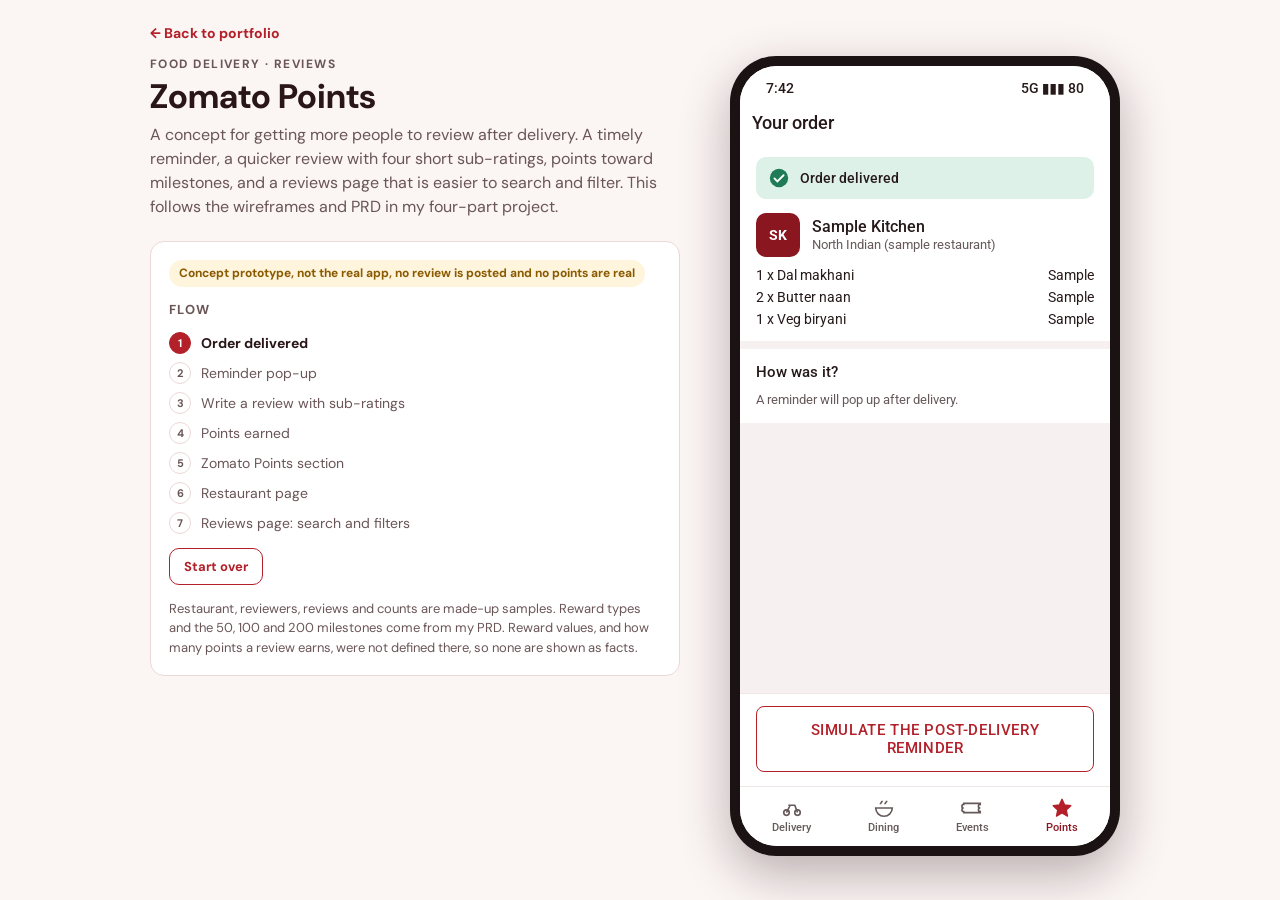
<file: prototypes/zomato-reviews-points.html>
<!doctype html>
<html lang="en">
<head>
<meta charset="utf-8">
<meta name="viewport" content="width=device-width,initial-scale=1,viewport-fit=cover">
<title>Zomato Points prototype</title>
<link rel="stylesheet" href="https://fonts.googleapis.com/css2?family=DM+Sans:wght@400;500;700&family=Roboto:wght@400;500;700&display=swap">
<style>
:root {
  color-scheme: light;
  --bg: #FBF5F4; --surface: #FFFFFF; --ink: #2A1618; --muted: #6A5557; --line: #EBD9D7; --accent: #B3202A; --accent-ink: #FFFFFF;
  --warn-bg: #FFF4DC; --warn-ink: #8A5A00;
  --font-ui: "DM Sans", system-ui, sans-serif; --font-app: "Roboto", system-ui, sans-serif;
}
@media (prefers-color-scheme: dark) { :root:not([data-theme="light"]) {
  --bg: #1A0F10; --surface: #261718; --ink: #F6E9E8; --muted: #BFA9A8; --line: #43292B; --accent: #FF8F96; --accent-ink: #2A1618;
  --warn-bg: #3A2E12; --warn-ink: #F2C879; color-scheme: dark; } }
:root[data-theme="dark"] {
  --bg: #1A0F10; --surface: #261718; --ink: #F6E9E8; --muted: #BFA9A8; --line: #43292B; --accent: #FF8F96; --accent-ink: #2A1618;
  --warn-bg: #3A2E12; --warn-ink: #F2C879; color-scheme: dark; }
* { box-sizing: border-box; }
html { scroll-padding-top: env(safe-area-inset-top, 0px); }
body { margin: 0; background: var(--bg); color: var(--ink); font-family: var(--font-ui); font-size: 14px; padding-block: 24px;
  padding-left: max(16px, env(safe-area-inset-left, 0px)); padding-right: max(16px, env(safe-area-inset-right, 0px)); }
[hidden] { display: none !important; }
.back { display: inline-block; max-width: 980px; margin: 0 auto 14px; color: var(--accent); font-weight: 700; font-size: 14px; text-decoration: none; }
.topbar { max-width: 980px; margin: 0 auto; }
.back:hover { text-decoration: underline; }
.back:focus-visible { outline: 3px solid var(--accent); outline-offset: 3px; border-radius: 4px; }
.wrap { max-width: 980px; margin: 0 auto; display: grid; grid-template-columns: minmax(0, 1fr) 410px; gap: 40px; align-items: start; }
.side { display: flex; flex-direction: column; gap: 22px; min-width: 0; }
.eyebrow { font-size: 12px; letter-spacing: .12em; text-transform: uppercase; color: var(--muted); font-weight: 700; }
h1 { margin: 6px 0 8px; font-size: 34px; line-height: 1.1; text-wrap: balance; }
.lede { margin: 0; color: var(--muted); font-size: 16px; line-height: 1.5; max-width: 50ch; }
.sim { background: var(--surface); border: 1px solid var(--line); border-radius: 14px; padding: 18px; display: flex; flex-direction: column; gap: 14px; }
.sim h2 { margin: 0; font-size: 13px; letter-spacing: .1em; text-transform: uppercase; color: var(--muted); }
.tag { align-self: flex-start; font-size: 12px; font-weight: 700; background: var(--warn-bg); color: var(--warn-ink); padding: 5px 10px; border-radius: 999px; line-height: 1.35; }
.steps { list-style: none; margin: 0; padding: 0; display: grid; gap: 8px; }
.steps li { display: flex; gap: 10px; align-items: center; font-size: 14px; color: var(--muted); }
.steps li b { width: 22px; height: 22px; border-radius: 50%; border: 1.5px solid var(--line); display: grid; place-items: center; font-size: 11px; flex: none; }
.steps li.on { color: var(--ink); font-weight: 700; }
.steps li.on b { background: var(--accent); border-color: var(--accent); color: var(--accent-ink); }
.steps li.done b { border-color: var(--accent); color: var(--accent); }
.row { display: flex; gap: 10px; flex-wrap: wrap; }
.pbtn { font: 700 13px var(--font-ui); border: 1.5px solid var(--accent); color: var(--accent); background: transparent; padding: 9px 14px; border-radius: 10px; cursor: pointer; }
.pbtn:focus-visible, .btn:focus-visible, .ibtn:focus-visible, .sr:focus-visible, .chip:focus-visible, .nav button:focus-visible, .link:focus-visible, .tab:focus-visible, .act:focus-visible, .field:focus-visible {
  outline: 3px solid #1A5FD0; outline-offset: 2px; }
.pbtn.solid { background: var(--accent); color: var(--accent-ink); }
.note { font-size: 13px; color: var(--muted); line-height: 1.5; margin: 0; }

/* phone */
.phone { width: 390px; max-width: 100%; height: 800px; background: #1B1213; border-radius: 46px; padding: 10px; box-shadow: 0 18px 50px rgba(40,10,15,.3); margin: 0 auto; }
.screen { position: relative; height: 100%; background: #fff; border-radius: 37px; overflow: hidden; display: flex; flex-direction: column; font-family: var(--font-app); color: #26191A; }
.status { height: 38px; display: flex; justify-content: space-between; align-items: center; padding: 6px 26px 0; font-size: 14px; font-weight: 500; flex: none; background: #fff; }
.view { flex: 1; display: flex; flex-direction: column; min-height: 0; }
.hdr { display: flex; align-items: center; gap: 10px; padding: 8px 12px 10px; font-size: 18px; font-weight: 500; flex: none; background: #fff; }
.ibtn { background: none; border: 0; padding: 6px; cursor: pointer; color: #26191A; display: grid; border-radius: 8px; }
.scroll { flex: 1; overflow-y: auto; background: #F6F1F0; }
.sec { background: #fff; padding: 14px 16px; margin-bottom: 8px; }
.sec h3 { margin: 0 0 10px; font-size: 15px; font-weight: 500; }
.sec p { margin: 0; }
.small { font-size: 12.5px; color: #66595A; line-height: 1.4; }
.tile { width: 44px; height: 44px; border-radius: 10px; display: grid; place-items: center; color: #fff; font-weight: 700; flex: none; }
.rest { display: flex; gap: 12px; align-items: center; }
.rest b { font-size: 16px; font-weight: 500; display: block; }
.badge { display: inline-flex; align-items: center; gap: 3px; background: #1E7B56; color: #fff; font-weight: 700; font-size: 13px; padding: 2px 7px; border-radius: 6px; }
.btn { font: 500 15px var(--font-app); letter-spacing: .04em; text-transform: uppercase; width: 100%; padding: 14px; border-radius: 8px; border: 1.5px solid #B3202A; cursor: pointer; display: flex; justify-content: center; align-items: center; gap: 8px; }
.btn.primary { background: #B3202A; color: #fff; } .btn.outline { background: #fff; color: #B3202A; }
.btn:disabled { background: #EEE7E6; border-color: #EEE7E6; color: #766A6B; cursor: not-allowed; }
.foot { padding: 12px 16px 14px; background: #fff; border-top: 1px solid #EFE6E5; display: grid; gap: 10px; flex: none; }
.link { background: none; border: 0; padding: 2px 0; font: inherit; color: #1A5FD0; text-decoration: underline; cursor: pointer; }
.nav { display: flex; justify-content: space-around; align-items: center; background: #fff; border-top: 1px solid #EFE6E5; padding: 6px 4px 8px; flex: none; }
.nav span, .nav button { display: flex; flex-direction: column; align-items: center; gap: 2px; font: 500 11px var(--font-app); color: #66595A; background: none; border: 0; padding: 4px 10px; border-radius: 8px; }
.nav button { cursor: pointer; color: #8A1620; }
.status-line { display: flex; align-items: center; gap: 10px; background: #DDF1E8; border-radius: 10px; padding: 10px 12px; font-size: 14px; font-weight: 500; }
.items { margin: 10px 0 0; padding: 0; list-style: none; display: grid; gap: 6px; font-size: 14px; }
.items li { display: flex; justify-content: space-between; }

/* reminder sheet */
.scrim { position: absolute; inset: 0; background: rgba(20,8,10,.5); z-index: 5; display: flex; align-items: flex-end; }
.sheet { background: #fff; width: 100%; border-radius: 22px 22px 0 0; padding: 18px 18px 20px; display: grid; gap: 10px; }
.sheet h2 { margin: 0; font-size: 19px; font-weight: 500; }
.sheet p { margin: 0; font-size: 14px; line-height: 1.45; color: #4B3E3F; }
.pushtag { font-size: 11px; font-weight: 700; letter-spacing: .08em; text-transform: uppercase; color: #8A1620; }

/* review form */
.sr-row { display: flex; justify-content: space-between; align-items: center; padding: 8px 0; border-bottom: 1px solid #F1E9E8; gap: 8px; }
.sr-row:last-child { border-bottom: 0; }
.sr-row > span { font-size: 15px; }
.stars { display: flex; gap: 0; }
.sr { background: none; border: 0; padding: 4px 3px; cursor: pointer; display: grid; border-radius: 6px; }
.field { width: 100%; min-height: 96px; resize: vertical; font: 400 15px var(--font-app); padding: 10px 12px; border: 1.5px solid #CDBDBC; border-radius: 8px; color: #26191A; background: #fff; }
.count { text-align: right; font-size: 12px; color: #66595A; margin-top: 4px; }

/* earned */
.hero { background: #B3202A; color: #fff; padding: 22px 20px 26px; text-align: center; }
.hero h2 { margin: 8px 0 4px; font-size: 22px; font-weight: 500; }
.hero p { margin: 0; font-size: 14px; opacity: .95; line-height: 1.4; }
.pb { height: 12px; background: #EBDDDC; border-radius: 999px; overflow: hidden; }
.pb > i { display: block; height: 100%; background: #1E7B56; border-radius: 999px; }
@media (prefers-reduced-motion: no-preference) { .pb > i { transition: width .5s ease; } }
.pbmeta { display: flex; justify-content: space-between; font-size: 13px; margin-top: 6px; color: #4B3E3F; }
.ms { display: grid; grid-template-columns: repeat(3, 1fr); gap: 8px; }
.ms div { border: 1px solid #E5D6D5; border-radius: 10px; padding: 10px 6px; text-align: center; }
.ms b { display: block; font-size: 22px; font-weight: 500; }
.ms small { font-size: 11.5px; color: #66595A; line-height: 1.3; display: block; }
.ms .cur { border-color: #1E7B56; background: #EAF6F0; }
.rw { display: grid; gap: 8px; margin: 0; padding: 0; list-style: none; }
.rw li { display: flex; gap: 10px; align-items: center; border: 1px solid #E5D6D5; border-radius: 10px; padding: 10px 12px; font-size: 14px; }
.rw .dot { width: 30px; height: 30px; border-radius: 8px; background: #F8E3E2; display: grid; place-items: center; flex: none; }
.tabs { display: flex; background: #F1E9E8; border-radius: 8px; padding: 3px; gap: 3px; margin-bottom: 10px; }
.tab { flex: 1; border: 0; background: transparent; padding: 7px; border-radius: 6px; font: 500 13px var(--font-app); color: #5B4E4F; cursor: pointer; }
.tab[aria-pressed="true"] { background: #fff; color: #8A1620; box-shadow: 0 1px 3px rgba(40,10,15,.18); }
.lb { list-style: none; margin: 0; padding: 0; display: grid; gap: 6px; }
.lb li { display: flex; align-items: center; gap: 10px; padding: 8px 10px; border-radius: 8px; border: 1px solid #EFE3E2; font-size: 14px; }
.lb li.me { background: #EAF6F0; border-color: #1E7B56; }
.lb li span:first-child { width: 18px; color: #66595A; }
.lb li b { margin-left: auto; font-weight: 500; }
.order { display: flex; align-items: center; gap: 12px; justify-content: space-between; }
.order .btn { width: auto; padding: 9px 14px; font-size: 13px; }

/* restaurant + reviews */
.chip { border: 1px solid #D8C7C6; border-radius: 999px; padding: 7px 14px; font: 400 14px var(--font-app); color: #26191A; background: #fff; cursor: pointer; }
.chip[aria-pressed="true"] { background: #FBE4E3; border-color: #B3202A; color: #8A1620; font-weight: 500; }
.chips { display: flex; gap: 8px; flex-wrap: wrap; }
.offer { border: 1px dashed #1A5FD0; background: #EAF1FB; border-radius: 10px; padding: 10px 12px; font-size: 14px; }
.bar-row { display: grid; grid-template-columns: 96px 1fr 34px; gap: 10px; align-items: center; padding: 5px 0; font-size: 14px; }
.bar-row .pb { height: 8px; }
.bar-row b { font-weight: 500; text-align: right; }
.search { display: flex; align-items: center; gap: 8px; border: 1.5px solid #CDBDBC; border-radius: 8px; padding: 0 10px; background: #fff; }
.search input { flex: 1; min-width: 0; border: 0; padding: 11px 0; font: 400 15px var(--font-app); background: transparent; color: #26191A; }
.search:focus-within { outline: 3px solid #1A5FD0; outline-offset: 2px; }
.search input:focus-visible { outline: none; }
.rev { background: #fff; padding: 12px 16px; margin-bottom: 8px; }
.rev-h { display: flex; align-items: center; gap: 10px; }
.rev-h .tile { width: 36px; height: 36px; border-radius: 50%; font-size: 14px; }
.rev-h b { font-weight: 500; font-size: 15px; }
.rev-h .badge { margin-left: auto; }
.ver { font-size: 11.5px; color: #0E6A47; font-weight: 500; }
.rev p { margin: 8px 0; font-size: 14px; line-height: 1.45; }
.subs { display: flex; flex-wrap: wrap; gap: 6px; margin-bottom: 8px; }
.subs span { font-size: 11.5px; background: #F6F1F0; color: #4B3E3F; padding: 3px 8px; border-radius: 999px; }
.acts { display: flex; gap: 8px; }
.act { flex: 1; border: 1px solid #D8C7C6; background: #F6F1F0; border-radius: 6px; padding: 8px; font: 500 13px var(--font-app); color: #26191A; cursor: pointer; }
.act[aria-pressed="true"] { background: #FBE4E3; border-color: #B3202A; color: #8A1620; }
.empty { padding: 24px 16px; text-align: center; color: #66595A; font-size: 14px; background: #fff; }
.toast { position: absolute; left: 16px; right: 16px; bottom: 84px; background: #26191A; color: #fff; padding: 10px 14px; border-radius: 8px; font-size: 13px; z-index: 9; line-height: 1.4; }
.sticky { position: sticky; top: 0; z-index: 2; background: #fff; }
@media (max-width: 860px) { .wrap { grid-template-columns: minmax(0, 1fr); gap: 28px; } .phone { order: -1; } h1 { font-size: 28px; } }
@media (max-width: 440px) { .phone { height: 760px; border-radius: 38px; padding: 8px; } .screen { border-radius: 30px; } }
@media (prefers-reduced-motion: no-preference) { .view.enter { animation: fade .22s ease-out; } @keyframes fade { from { opacity: 0; transform: translateY(6px); } to { opacity: 1; transform: none; } } }
</style>
</head>
<body>
<div class="topbar"><a class="back" href="/#case-studies">&larr; Back to portfolio</a></div>
<main class="wrap">
  <section class="side">
    <div>
      <div class="eyebrow">Food delivery &middot; Reviews</div>
      <h1>Zomato Points</h1>
      <p class="lede">A concept for getting more people to review after delivery. A timely reminder, a quicker review with four short sub-ratings, points toward milestones, and a reviews page that is easier to search and filter. This follows the wireframes and PRD in my four-part project.</p>
    </div>
    <div class="sim">
      <span class="tag">Concept prototype, not the real app, no review is posted and no points are real</span>
      <h2>Flow</h2>
      <ol class="steps" id="steps"></ol>
      <div class="row">
        <button class="pbtn" id="reset" type="button">Start over</button>
      </div>
      <p class="note">Restaurant, reviewers, reviews and counts are made-up samples. Reward types and the 50, 100 and 200 milestones come from my PRD. Reward values, and how many points a review earns, were not defined there, so none are shown as facts.</p>
    </div>
  </section>
  <div class="phone" role="group" aria-label="Simulated app screen"><div class="screen" id="app"></div></div>
</main>

<script>
(function () {
  var SUBS = ["Taste", "Portion Size", "Packaging", "Value for money"];
  var REST = { name: "Sample Kitchen", tile: "#8A1620", cuisine: "North Indian (sample restaurant)" };
  var SAMPLE = [
    { n: "Ayush", c: "#2F6F5E", v: true, likes: 12, t: "The order was good and delivered quickly. Loved the food.", s: [4, 4, 5, 4] },
    { n: "Ria", c: "#8A4F9E", v: true, likes: 3, t: "The order was bland and arrived cold. Really disappointed.", s: [2, 3, 2, 2] },
    { n: "Kabir", c: "#C06A12", v: false, likes: 7, t: "Portion size was generous and the paneer was fresh. Packaging kept everything hot.", s: [4, 5, 5, 4] },
    { n: "Meera", c: "#1F5FA8", v: true, likes: 9, t: "Tasty biryani but the raita leaked in the bag. Packaging needs work.", s: [4, 3, 2, 4] },
    { n: "Dev", c: "#6B5B3A", v: false, likes: 1, t: "Okay for the price. Nothing special, would order a different dish next time.", s: [3, 3, 4, 3] },
    { n: "Sana", c: "#A02B55", v: true, likes: 5, t: "Dal makhani was rich and creamy. Good value for a full meal.", s: [5, 4, 4, 5] }
  ];
  var REWARDS = ["Discount on next order", "Cashback on an order", "Limited free Zomato Gold subscription", "Google Pay rewards"];
  var LB = [{ n: "Aarav", c: 38 }, { n: "Nisha", c: 21 }, { n: "Tara", c: 9 }];

  function fresh() {
    return { screen: "delivered", dismissed: false, rate: [0, 0, 0, 0], text: "", reviewed: false, myReview: null,
      pTab: "ms", q: "", relevance: false, verified: false, liked: {}, toast: "" };
  }
  var S = fresh(), lastScreen = "", toastTimer = null;
  var app = document.getElementById("app");

  function esc(s) { return String(s).replace(/[&<>"']/g, function (c) { return { "&": "&amp;", "<": "&lt;", ">": "&gt;", '"': "&quot;", "'": "&#39;" }[c]; }); }
  var ic = {
    back: '<svg width="24" height="24" viewBox="0 0 24 24" fill="none" stroke="currentColor" stroke-width="2" aria-hidden="true"><path d="M15 5l-7 7 7 7"/></svg>',
    star: function (fill, size) { return '<svg width="' + size + '" height="' + size + '" viewBox="0 0 24 24" aria-hidden="true"><path d="M12 2.5l2.9 6.2 6.7.8-5 4.6 1.4 6.7L12 17.4 6 20.8l1.4-6.7-5-4.6 6.7-.8z" fill="' + fill + '" stroke="' + (fill === "none" ? "#8A7778" : fill) + '" stroke-width="1.5" stroke-linejoin="round"/></svg>'; },
    check: '<svg width="22" height="22" viewBox="0 0 24 24" aria-hidden="true"><circle cx="12" cy="12" r="10" fill="#1E7B56"/><path d="M7 12.5l3.2 3.2L17 9" stroke="#fff" stroke-width="2" fill="none" stroke-linecap="round"/></svg>',
    search: '<svg width="18" height="18" viewBox="0 0 24 24" fill="none" stroke="#66595A" stroke-width="2" aria-hidden="true"><circle cx="11" cy="11" r="7"/><path d="M16.5 16.5L21 21"/></svg>',
    bike: '<svg width="22" height="22" viewBox="0 0 24 24" fill="none" stroke="currentColor" stroke-width="1.8" aria-hidden="true"><circle cx="6" cy="17" r="3"/><circle cx="18" cy="17" r="3"/><path d="M6 17l4-8h5l3 8M10 9H8"/></svg>',
    bowl: '<svg width="22" height="22" viewBox="0 0 24 24" fill="none" stroke="currentColor" stroke-width="1.8" aria-hidden="true"><path d="M3 12h18a9 9 0 0 1-18 0zM8 8c0-2 2-2 2-4M13 8c0-2 2-2 2-4"/></svg>',
    ticket: '<svg width="22" height="22" viewBox="0 0 24 24" fill="none" stroke="currentColor" stroke-width="1.8" aria-hidden="true"><path d="M3 8a2 2 0 0 0 0 4v0a2 2 0 0 0 0 4v1h18v-1a2 2 0 0 1 0-4 2 2 0 0 1 0-4V7H3z"/></svg>',
    gift: '<svg width="18" height="18" viewBox="0 0 24 24" fill="none" stroke="#8A1620" stroke-width="1.8" aria-hidden="true"><path d="M4 11h16v9H4zM3 7h18v4H3zM12 7v13M12 7c-3 0-4-3-2-3.5S12 7 12 7zM12 7c3 0 4-3 2-3.5S12 7 12 7z"/></svg>'
  };
  function status() { return '<div class="status" aria-hidden="true"><span>7:42</span><span>5G &#9646;&#9646;&#9646; 80</span></div>'; }
  function hdr(t, back) {
    return '<div class="hdr">' + (back ? '<button class="ibtn" type="button" data-act="' + back + '" aria-label="Back">' + ic.back + '</button>' : "") + '<span>' + t + '</span></div>';
  }
  function bottomNav() {
    return '<nav class="nav" aria-label="Main"><span>' + ic.bike + 'Delivery</span><span>' + ic.bowl + 'Dining</span><span>' + ic.ticket + 'Events</span>' +
      '<button type="button" data-act="points" ' + (S.screen === "points" ? 'aria-current="page"' : "") + '>' + ic.star("#B3202A", 22) + 'Points</button></nav>';
  }

  function avg(arr) { return arr.reduce(function (a, b) { return a + b; }, 0) / arr.length; }
  function allReviews() { return (S.myReview ? [S.myReview] : []).concat(SAMPLE); }
  function stats() {
    var rs = allReviews();
    var subAvg = SUBS.map(function (_, i) {
      var vals = rs.map(function (r) { return r.s[i]; }).filter(function (v) { return v > 0; });
      return avg(vals);
    });
    var overall = avg(rs.map(function (r) { return r.overall; }));
    return { subAvg: subAvg, overall: overall, n: rs.length };
  }
  SAMPLE.forEach(function (r) { r.overall = avg(r.s); });
  function f1(n) { return (Math.round(n * 10) / 10).toFixed(1); }

  /* ---------- screens ---------- */
  function delivered() {
    var sheet = "";
    if (S.screen === "remind") {
      sheet = '<div class="scrim"><div class="sheet" role="dialog" aria-modal="true" aria-labelledby="rtitle">' +
        '<span class="pushtag">Reminder pop-up, also sent as a push notification</span>' +
        '<h2 id="rtitle">How was your order from ' + REST.name + '?</h2>' +
        '<p>Rate it in under a minute. Every rated order counts toward your Zomato Points milestones.</p>' +
        '<button class="btn primary" type="button" data-act="write" data-focus="1">Rate now</button>' +
        '<button class="btn outline" type="button" data-act="later">Later</button></div></div>';
    }
    return status() + '<div class="view">' + hdr("Your order", "") +
      '<div class="scroll"><div class="sec"><div class="status-line">' + ic.check + 'Order delivered</div>' +
      '<div class="rest" style="margin-top:14px"><div class="tile" style="background:' + REST.tile + '" aria-hidden="true">SK</div><div><b>' + REST.name + '</b><span class="small">' + REST.cuisine + '</span></div></div>' +
      '<ul class="items"><li><span>1 x Dal makhani</span><span>Sample</span></li><li><span>2 x Butter naan</span><span>Sample</span></li><li><span>1 x Veg biryani</span><span>Sample</span></li></ul></div>' +
      '<div class="sec"><h3>How was it?</h3><p class="small">' + (S.dismissed ? 'You can still rate this order. The same option lives under Your orders in Zomato Points.' : 'A reminder will pop up after delivery.') + '</p></div></div>' +
      '<div class="foot">' + (S.dismissed ? '<button class="btn primary" type="button" data-act="write">Rate this order</button>' : '<button class="btn outline" type="button" data-act="remind">Simulate the post-delivery reminder</button>') + '</div>' +
      bottomNav() + '</div>' + sheet;
  }
  function starsFor(i) {
    var out = "";
    for (var k = 1; k <= 5; k++) {
      out += '<button class="sr" type="button" data-sub="' + i + '" data-val="' + k + '" aria-pressed="' + (S.rate[i] === k) + '" aria-label="' + SUBS[i] + ': ' + k + ' of 5">' + ic.star(S.rate[i] >= k ? "#E8A317" : "none", 28) + '</button>';
    }
    return out;
  }
  function write() {
    var rows = SUBS.map(function (n, i) {
      return '<div class="sr-row" role="group" aria-label="' + n + '"><span>' + n + '</span><div class="stars">' + starsFor(i) + '</div></div>';
    }).join("");
    var any = S.rate.some(function (v) { return v > 0; });
    return status() + '<div class="view">' + hdr("Rate your order", "delivered") +
      '<div class="scroll"><div class="sec"><div class="rest"><div class="tile" style="background:' + REST.tile + '" aria-hidden="true">SK</div><div><b>' + REST.name + '</b><span class="small">Sample order, delivered today</span></div></div></div>' +
      '<div class="sec"><h3>Tap to rate each part</h3>' + rows + '</div>' +
      '<div class="sec"><h3><label for="rtext">Add a few words (optional)</label></h3><textarea class="field" id="rtext" maxlength="300" placeholder="What stood out about this order?">' + esc(S.text) + '</textarea><div class="count" id="rcount">' + S.text.length + ' / 300</div></div></div>' +
      '<div class="foot"><button class="btn primary" type="button" data-act="submit" ' + (any ? "" : "disabled") + '>Submit review</button>' + (any ? "" : '<div class="small" style="text-align:center">Rate at least one of the four to submit.</div>') + '</div></div>';
  }
  function earned() {
    return status() + '<div class="view">' + '<div class="scroll"><div class="hero">' + ic.star("#FFD36B", 56) + '<h2>Review submitted</h2><p>Thank you. This review counts toward your first milestone.</p></div>' +
      '<div class="sec" style="margin-top:8px"><h3>Points earned</h3><p style="font-size:26px;font-weight:500">+1 review counted</p><p class="small">Sample rule for this demo: each rated order counts as one review toward a milestone. The real point values are not decided.</p></div>' +
      '<div class="sec"><h3>Progress to first milestone</h3>' + progress() + '</div></div>' +
      '<div class="foot"><button class="btn primary" type="button" data-act="points" data-focus="1">See my Zomato Points</button></div></div>';
  }
  function progress() {
    var n = S.reviewed ? 1 : 0;
    return '<div class="pb" role="progressbar" aria-valuemin="0" aria-valuemax="50" aria-valuenow="' + n + '" aria-label="Restaurants reviewed toward the 50 milestone"><i style="width:' + (n / 50 * 100) + '%"></i></div>' +
      '<div class="pbmeta"><span>' + n + ' of 50 restaurants reviewed</span><span>' + (50 - n) + ' to go</span></div>';
  }
  function points() {
    var n = S.reviewed ? 1 : 0, body;
    if (S.pTab === "ms") {
      body = '<div class="sec"><h3>Milestones</h3><div class="ms"><div class="cur"><b>50</b><small>restaurants reviewed</small></div><div><b>100</b><small>restaurants reviewed</small></div><div><b>200</b><small>restaurants reviewed</small></div></div>' +
        '<p class="small" style="margin-top:10px">Reaching a milestone gives you a chance to win a reward from the list below.</p></div>' +
        '<div class="sec"><h3>Rewards you could win</h3><ul class="rw">' + REWARDS.map(function (r) { return '<li><span class="dot">' + ic.gift + '</span>' + r + '</li>'; }).join("") + '</ul>' +
        '<p class="small" style="margin-top:10px">Reward types are from my PRD, with more partner rewards possible. Amounts are not defined, so none are shown.</p></div>';
    } else {
      var rows = LB.map(function (r, i) { return { n: r.n, c: r.c, me: false }; });
      rows.push({ n: "You", c: n, me: true });
      rows.sort(function (a, b) { return b.c - a.c; });
      body = '<div class="sec"><h3>Leaderboard</h3><ol class="lb">' + rows.map(function (r, i) {
        return '<li class="' + (r.me ? "me" : "") + '"><span>' + (i + 1) + '</span>' + esc(r.n) + (r.me ? " (you)" : "") + '<b>' + r.c + ' reviews</b></li>';
      }).join("") + '</ol><p class="small" style="margin-top:10px">Sample names and counts. My PRD notes the leaderboard may be removed depending on how users respond.</p></div>';
    }
    return status() + '<div class="view">' + hdr("Zomato Points", "") +
      '<div class="scroll"><div class="sec"><h3>Your progress</h3>' + progress() + '</div>' +
      '<div class="sec"><div class="tabs" role="group" aria-label="Points sections"><button class="tab" type="button" data-ptab="ms" aria-pressed="' + (S.pTab === "ms") + '">Milestones</button><button class="tab" type="button" data-ptab="lb" aria-pressed="' + (S.pTab === "lb") + '">Leaderboard</button></div></div>' +
      body +
      '<div class="sec"><h3>Your orders</h3><div class="order"><div class="rest"><div class="tile" style="background:' + REST.tile + ';width:38px;height:38px" aria-hidden="true">SK</div><div><b style="font-size:15px">' + REST.name + '</b><span class="small">' + (S.reviewed ? "Reviewed" : "Not reviewed yet") + '</span></div></div>' +
      (S.reviewed ? '<button class="btn outline" type="button" data-act="restaurant">View page</button>' : '<button class="btn outline" type="button" data-act="write">Rate</button>') + '</div></div></div>' +
      '<div class="foot">' + (S.reviewed ? '<button class="btn primary" type="button" data-act="restaurant">See the restaurant reviews</button>' : '<button class="btn primary" type="button" data-act="write">Rate your order</button>') + '</div>' +
      bottomNav() + '</div>';
  }
  function restaurant() {
    var st = stats();
    return status() + '<div class="view">' + hdr(REST.name, "points") +
      '<div class="scroll"><div class="sec" style="text-align:center"><div class="tile" style="background:' + REST.tile + ';margin:0 auto 8px" aria-hidden="true">SK</div><b style="font-size:18px;font-weight:500">' + REST.name + '</b><div class="small">' + REST.cuisine + '</div>' +
      '<div style="margin-top:10px;display:flex;justify-content:center;align-items:center;gap:8px"><span class="badge">' + f1(st.overall) + ' ' + ic.star("#fff", 12) + '</span><button class="link" type="button" data-act="reviews" data-focus="1">' + st.n + ' sample reviews</button></div>' +
      '<div class="small" style="margin-top:8px">29 mins &middot; 3 km (sample)</div></div>' +
      '<div class="sec"><div class="offer">Sample offer banner. Offers are not part of this concept.</div></div>' +
      '<div class="sec"><h3>Recommended for you</h3><div class="rest"><div class="tile" style="background:#C06A12;width:64px;height:64px" aria-hidden="true">DM</div><div><b>Dal makhani</b><span class="small">Sample dish, sample price</span></div></div></div></div>' +
      '<div class="foot"><button class="btn primary" type="button" data-act="reviews">Read the reviews</button></div></div>';
  }
  function filtered() {
    var q = S.q.trim().toLowerCase();
    var list = allReviews().filter(function (r) {
      return (!S.verified || r.v) && (!q || r.t.toLowerCase().indexOf(q) > -1 || r.n.toLowerCase().indexOf(q) > -1);
    });
    if (S.relevance) list = list.slice().sort(function (a, b) { return likesOf(b) - likesOf(a); });
    return list;
  }
  function likesOf(r) { return r.likes + (S.liked[r.n] ? 1 : 0); }
  function listHtml() {
    var list = filtered();
    if (!list.length) return '<div class="empty">No reviews match. Try a different word or clear the filters.</div>';
    return list.map(function (r) {
      var me = r === S.myReview;
      return '<article class="rev"><div class="rev-h"><div class="tile" style="background:' + r.c + '" aria-hidden="true">' + esc(r.n.charAt(0)) + '</div><div><b>' + esc(r.n) + '</b>' + (r.v ? '<div class="ver">Verified order</div>' : '') + '</div><span class="badge">' + f1(r.overall) + ' ' + ic.star("#fff", 12) + '</span></div>' +
        (r.t ? '<p>' + esc(r.t) + '</p>' : '<p class="small">Rated without a written review.</p>') +
        '<div class="subs">' + SUBS.map(function (n, i) { return r.s[i] ? '<span>' + n + ' ' + r.s[i] + '</span>' : ""; }).join("") + '</div>' +
        '<div class="acts"><button class="act" type="button" data-like="' + esc(r.n) + '" aria-pressed="' + !!S.liked[r.n] + '">Like ' + likesOf(r) + '</button><button class="act" type="button" data-act="share">Share</button><button class="act" type="button" data-act="comment">Comment</button></div></article>';
    }).join("");
  }
  function reviews() {
    var st = stats();
    var bars = SUBS.map(function (n, i) {
      return '<div class="bar-row"><span>' + n + '</span><div class="pb" aria-hidden="true"><i style="width:' + (st.subAvg[i] / 5 * 100) + '%;background:#1E7B56"></i></div><b>' + f1(st.subAvg[i]) + '</b></div>';
    }).join("");
    return status() + '<div class="view">' + hdr(REST.name, "restaurant") +
      '<div class="scroll"><div class="sec"><span class="badge">' + f1(st.overall) + ' ' + ic.star("#fff", 12) + '</span> <span class="small">&nbsp;' + st.n + ' sample reviews</span><div style="margin-top:8px">' + bars + '</div>' +
      (S.myReview ? '<p class="small" style="margin-top:6px">Your sample review is included in these bars.</p>' : '') + '</div>' +
      '<div class="sec sticky"><div class="search">' + ic.search + '<input id="rq" type="search" value="' + esc(S.q) + '" placeholder="Search within reviews" aria-label="Search within reviews" autocomplete="off"></div>' +
      '<div class="chips" style="margin-top:10px"><button class="chip" type="button" data-flt="relevance" aria-pressed="' + S.relevance + '">Relevance</button><button class="chip" type="button" data-flt="verified" aria-pressed="' + S.verified + '">Verified</button><button class="chip" type="button" data-act="clear">Clear</button></div>' +
      '<div class="small" id="rcnt" role="status" aria-live="polite" style="margin-top:8px">' + filtered().length + ' of ' + st.n + ' reviews shown</div></div>' +
      '<div id="rlist">' + listHtml() + '</div></div></div>';
  }

  /* ---------- steps + render ---------- */
  var labels = ["Order delivered", "Reminder pop-up", "Write a review with sub-ratings", "Points earned", "Zomato Points section", "Restaurant page", "Reviews page: search and filters"];
  function stepIndex() {
    return { delivered: 0, remind: 1, write: 2, earned: 3, points: 4, restaurant: 5, reviews: 6 }[S.screen];
  }
  function steps() {
    var idx = stepIndex();
    document.getElementById("steps").innerHTML = labels.map(function (l, i) {
      return '<li class="' + (i < idx ? "done" : i === idx ? "on" : "") + '"' + (i === idx ? ' aria-current="step"' : "") + '><b>' + (i + 1) + '</b>' + l + '</li>';
    }).join("");
  }
  var views = { delivered: delivered, remind: delivered, write: write, earned: earned, points: points, restaurant: restaurant, reviews: reviews };
  function render(focusSel) {
    var scrollEl = app.querySelector(".scroll"), top = scrollEl ? scrollEl.scrollTop : 0;
    var same = S.screen === lastScreen;
    app.innerHTML = views[S.screen]() + (S.toast ? '<div class="toast" role="status">' + esc(S.toast) + '</div>' : "");
    var vw = app.querySelector(".view");
    if (!same) { if (vw) vw.classList.add("enter"); lastScreen = S.screen; }
    else { var ns = app.querySelector(".scroll"); if (ns) ns.scrollTop = top; }
    if (!same) { var f = app.querySelector("[data-focus]"); if (f) f.focus({ preventScroll: true }); }
    else if (focusSel) { var g = app.querySelector(focusSel); if (g) g.focus({ preventScroll: true }); }
    steps();
  }
  function go(s) { S.screen = s; S.toast = ""; render(); }
  function toast(m) {
    S.toast = m; clearTimeout(toastTimer);
    var t = app.querySelector(".toast"); if (t) t.remove();
    var d = document.createElement("div"); d.className = "toast"; d.setAttribute("role", "status"); d.textContent = m; app.appendChild(d);
    toastTimer = setTimeout(function () { S.toast = ""; var x = app.querySelector(".toast"); if (x) x.remove(); }, 2400);
  }
  function refreshList() {
    var l = document.getElementById("rlist"), c = document.getElementById("rcnt");
    if (l) l.innerHTML = listHtml();
    if (c) c.textContent = filtered().length + " of " + stats().n + " reviews shown";
  }

  /* ---------- events ---------- */
  app.addEventListener("click", function (e) {
    var t = e.target.closest("[data-act],[data-sub],[data-ptab],[data-flt],[data-like]"); if (!t) return;
    if (t.dataset.sub !== undefined) {
      var i = +t.dataset.sub, v = +t.dataset.val;
      S.rate[i] = S.rate[i] === v ? 0 : v;
      return render('[data-sub="' + i + '"][data-val="' + v + '"]');
    }
    if (t.dataset.ptab) { S.pTab = t.dataset.ptab; return render('[data-ptab="' + S.pTab + '"]'); }
    if (t.dataset.flt) { S[t.dataset.flt] = !S[t.dataset.flt]; return render('[data-flt="' + t.dataset.flt + '"]'); }
    if (t.dataset.like) {
      var n = t.dataset.like; S.liked[n] = !S.liked[n];
      var keepQ = S.relevance;
      refreshList();
      var b = app.querySelector('[data-like="' + n.replace(/"/g, '\\"') + '"]'); if (b) b.focus({ preventScroll: true });
      return;
    }
    var a = t.dataset.act;
    if (a === "remind") return go("remind");
    if (a === "later") { S.dismissed = true; return go("delivered"); }
    if (a === "write") { S.dismissed = true; return go("write"); }
    if (a === "delivered") return go("delivered");
    if (a === "submit") {
      var rated = S.rate.filter(function (x) { return x > 0; });
      if (!rated.length) return;
      S.myReview = { n: "You", c: "#B3202A", v: true, likes: 0, t: S.text.trim(), s: S.rate.slice(), overall: avg(rated) };
      S.reviewed = true; return go("earned");
    }
    if (a === "points") return go("points");
    if (a === "restaurant") return go("restaurant");
    if (a === "reviews") return go("reviews");
    if (a === "clear") { S.q = ""; S.relevance = false; S.verified = false; var q = document.getElementById("rq"); if (q) q.value = ""; return render('[data-act="clear"]'); }
    if (a === "share") return toast("Sharing is not part of this prototype.");
    if (a === "comment") return toast("Comments are not part of this prototype.");
  });
  app.addEventListener("input", function (e) {
    if (e.target.id === "rtext") { S.text = e.target.value; var c = document.getElementById("rcount"); if (c) c.textContent = S.text.length + " / 300"; }
    if (e.target.id === "rq") { S.q = e.target.value; refreshList(); }
  });
  app.addEventListener("keydown", function (e) {
    if (e.key === "Escape" && S.screen === "remind") { S.dismissed = true; go("delivered"); }
  });
  document.getElementById("reset").addEventListener("click", function () { clearTimeout(toastTimer); S = fresh(); lastScreen = ""; render(); });
  render();
})();
</script>
</body>
</html>
</file>
